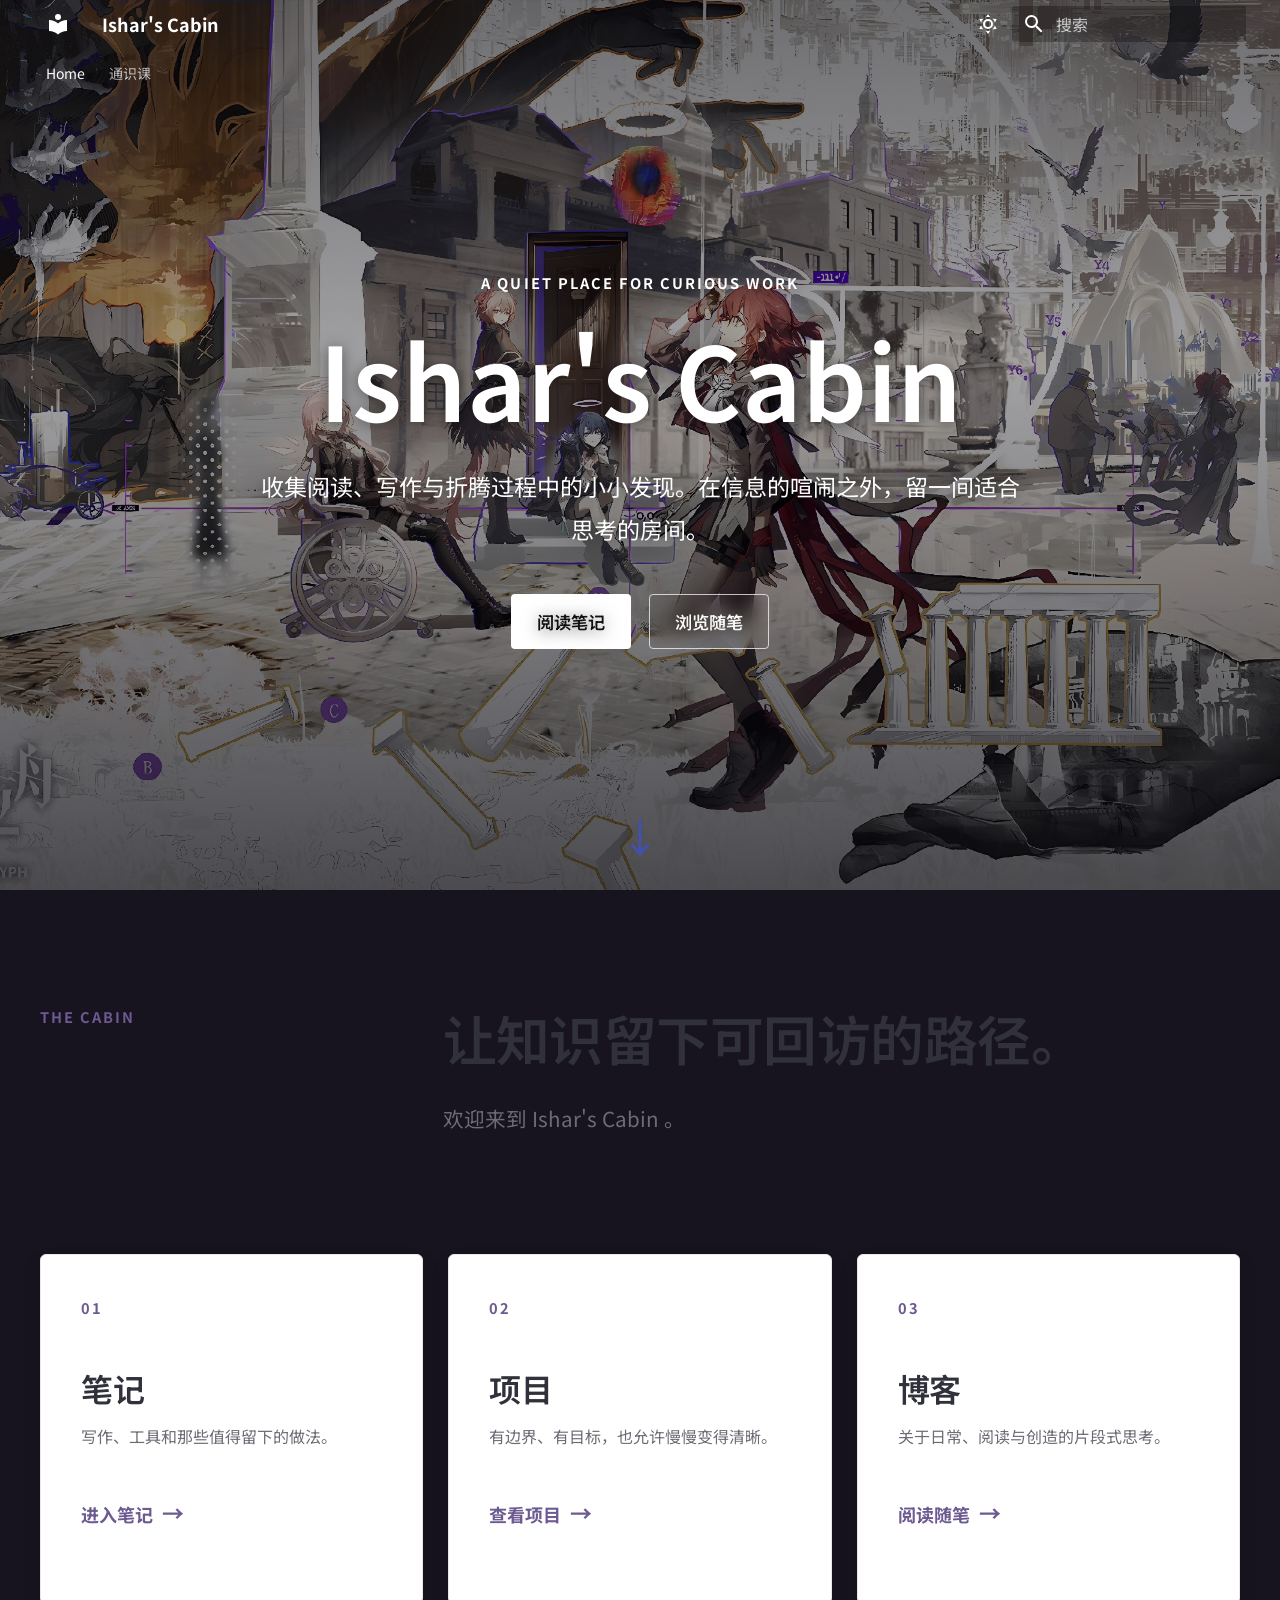
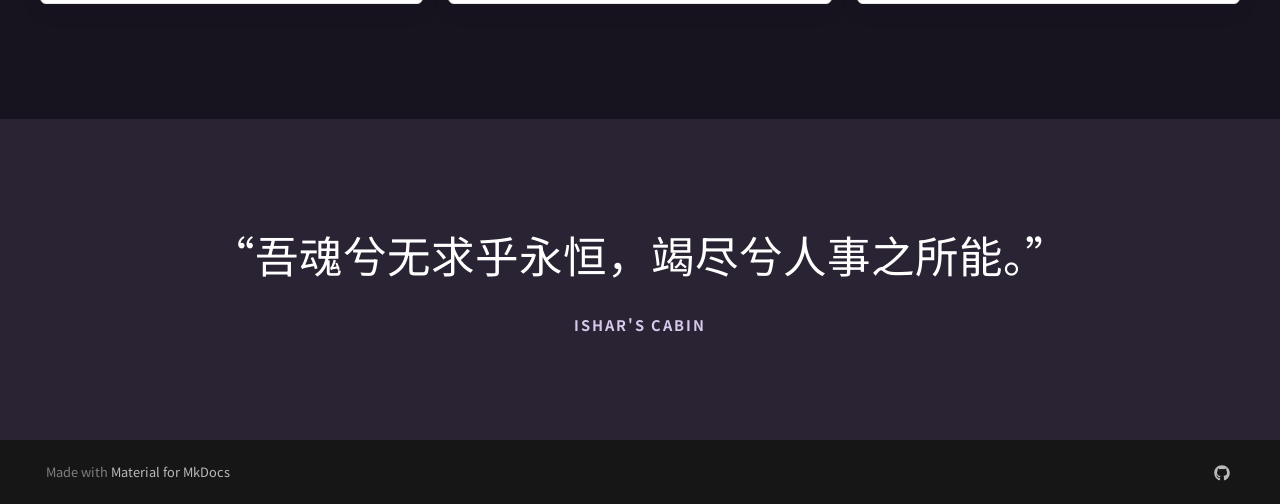
<file: index.html>
<!doctype html>
<html lang="zh" class="no-js">
  <head>
    
      <meta charset="utf-8">
      <meta name="viewport" content="width=device-width,initial-scale=1">
      
        <meta name="description" content="A personal cabin for notes, essays and experiments">
      
      
      
        <link rel="canonical" href="https://notes.ishar.icu/">
      
      
      
        <link rel="next" href="notes/general/mao-gai/">
      
      
        
      
      
      <link rel="icon" href="material/library">
      <meta name="generator" content="mkdocs-1.6.1, mkdocs-material-9.7.7">
    
    
      
        <title>Index - Ishar's Cabin</title>
      
    
    
      <link rel="stylesheet" href="assets/stylesheets/main.ec1eaa64.min.css">
      
        
        <link rel="stylesheet" href="assets/stylesheets/palette.ab4e12ef.min.css">
      
      


    
    
      
    
    
      
        
        
        <link rel="preconnect" href="https://fonts.gstatic.com" crossorigin>
        <link rel="stylesheet" href="https://fonts.googleapis.com/css?family=Noto+Sans+SC:300,300i,400,400i,700,700i%7CJetBrains+Mono:400,400i,700,700i&display=fallback">
        <style>:root{--md-text-font:"Noto Sans SC";--md-code-font:"JetBrains Mono"}</style>
      
    
    
      <link rel="stylesheet" href="stylesheets/extra.css">
    
    <script>__md_scope=new URL(".",location),__md_hash=e=>[...e].reduce(((e,_)=>(e<<5)-e+_.charCodeAt(0)),0),__md_get=(e,_=localStorage,t=__md_scope)=>JSON.parse(_.getItem(t.pathname+"."+e)),__md_set=(e,_,t=localStorage,a=__md_scope)=>{try{t.setItem(a.pathname+"."+e,JSON.stringify(_))}catch(e){}}</script>
    
      

    
    
  </head>
  
  
    
    
      
    
    
    
    
    <body dir="ltr" data-md-color-scheme="default" data-md-color-primary="blue-gray" data-md-color-accent="light-blue">
  
    
    <input class="md-toggle" data-md-toggle="drawer" type="checkbox" id="__drawer" autocomplete="off">
    <input class="md-toggle" data-md-toggle="search" type="checkbox" id="__search" autocomplete="off">
    <label class="md-overlay" for="__drawer"></label>
    <div data-md-component="skip">
      
    </div>
    <div data-md-component="announce">
      
    </div>
    
    
      

<header class="md-header" data-md-component="header">
  <nav class="md-header__inner md-grid" aria-label="页眉">
    <a href="." title="Ishar&#39;s Cabin" class="md-header__button md-logo" aria-label="Ishar's Cabin" data-md-component="logo">
      
  
  <svg xmlns="http://www.w3.org/2000/svg" viewBox="0 0 24 24"><path d="M12 8a3 3 0 0 0 3-3 3 3 0 0 0-3-3 3 3 0 0 0-3 3 3 3 0 0 0 3 3m0 3.54C9.64 9.35 6.5 8 3 8v11c3.5 0 6.64 1.35 9 3.54 2.36-2.19 5.5-3.54 9-3.54V8c-3.5 0-6.64 1.35-9 3.54"/></svg>

    </a>
    <label class="md-header__button md-icon" for="__drawer">
      
      <svg xmlns="http://www.w3.org/2000/svg" viewBox="0 0 24 24"><path d="M3 6h18v2H3zm0 5h18v2H3zm0 5h18v2H3z"/></svg>
    </label>
    <div class="md-header__title" data-md-component="header-title">
      <div class="md-header__ellipsis">
        <div class="md-header__topic">
          <span class="md-ellipsis">
            Ishar's Cabin
          </span>
        </div>
        <div class="md-header__topic" data-md-component="header-topic">
          <span class="md-ellipsis">
            
              Index
            
          </span>
        </div>
      </div>
    </div>
    
      
        <form class="md-header__option" data-md-component="palette">
  
    
    
    
    <input class="md-option" data-md-color-media="" data-md-color-scheme="default" data-md-color-primary="blue-gray" data-md-color-accent="light-blue"  aria-label="light mode"  type="radio" name="__palette" id="__palette_0">
    
      <label class="md-header__button md-icon" title="light mode" for="__palette_1" hidden>
        <svg xmlns="http://www.w3.org/2000/svg" viewBox="0 0 24 24"><path d="M12 7a5 5 0 0 1 5 5 5 5 0 0 1-5 5 5 5 0 0 1-5-5 5 5 0 0 1 5-5m0 2a3 3 0 0 0-3 3 3 3 0 0 0 3 3 3 3 0 0 0 3-3 3 3 0 0 0-3-3m0-7 2.39 3.42C13.65 5.15 12.84 5 12 5s-1.65.15-2.39.42zM3.34 7l4.16-.35A7.2 7.2 0 0 0 5.94 8.5c-.44.74-.69 1.5-.83 2.29zm.02 10 1.76-3.77a7.131 7.131 0 0 0 2.38 4.14zM20.65 7l-1.77 3.79a7.02 7.02 0 0 0-2.38-4.15zm-.01 10-4.14.36c.59-.51 1.12-1.14 1.54-1.86.42-.73.69-1.5.83-2.29zM12 22l-2.41-3.44c.74.27 1.55.44 2.41.44.82 0 1.63-.17 2.37-.44z"/></svg>
      </label>
    
  
    
    
    
    <input class="md-option" data-md-color-media="" data-md-color-scheme="slate" data-md-color-primary="indigo" data-md-color-accent="teal"  aria-label="dark mode"  type="radio" name="__palette" id="__palette_1">
    
      <label class="md-header__button md-icon" title="dark mode" for="__palette_0" hidden>
        <svg xmlns="http://www.w3.org/2000/svg" viewBox="0 0 24 24"><path d="m17.75 4.09-2.53 1.94.91 3.06-2.63-1.81-2.63 1.81.91-3.06-2.53-1.94L12.44 4l1.06-3 1.06 3zm3.5 6.91-1.64 1.25.59 1.98-1.7-1.17-1.7 1.17.59-1.98L15.75 11l2.06-.05L18.5 9l.69 1.95zm-2.28 4.95c.83-.08 1.72 1.1 1.19 1.85-.32.45-.66.87-1.08 1.27C15.17 23 8.84 23 4.94 19.07c-3.91-3.9-3.91-10.24 0-14.14.4-.4.82-.76 1.27-1.08.75-.53 1.93.36 1.85 1.19-.27 2.86.69 5.83 2.89 8.02a9.96 9.96 0 0 0 8.02 2.89m-1.64 2.02a12.08 12.08 0 0 1-7.8-3.47c-2.17-2.19-3.33-5-3.49-7.82-2.81 3.14-2.7 7.96.31 10.98 3.02 3.01 7.84 3.12 10.98.31"/></svg>
      </label>
    
  
</form>
      
    
    
      <script>var palette=__md_get("__palette");if(palette&&palette.color){if("(prefers-color-scheme)"===palette.color.media){var media=matchMedia("(prefers-color-scheme: light)"),input=document.querySelector(media.matches?"[data-md-color-media='(prefers-color-scheme: light)']":"[data-md-color-media='(prefers-color-scheme: dark)']");palette.color.media=input.getAttribute("data-md-color-media"),palette.color.scheme=input.getAttribute("data-md-color-scheme"),palette.color.primary=input.getAttribute("data-md-color-primary"),palette.color.accent=input.getAttribute("data-md-color-accent")}for(var[key,value]of Object.entries(palette.color))document.body.setAttribute("data-md-color-"+key,value)}</script>
    
    
    
      
      
        <label class="md-header__button md-icon" for="__search">
          
          <svg xmlns="http://www.w3.org/2000/svg" viewBox="0 0 24 24"><path d="M9.5 3A6.5 6.5 0 0 1 16 9.5c0 1.61-.59 3.09-1.56 4.23l.27.27h.79l5 5-1.5 1.5-5-5v-.79l-.27-.27A6.52 6.52 0 0 1 9.5 16 6.5 6.5 0 0 1 3 9.5 6.5 6.5 0 0 1 9.5 3m0 2C7 5 5 7 5 9.5S7 14 9.5 14 14 12 14 9.5 12 5 9.5 5"/></svg>
        </label>
        <div class="md-search" data-md-component="search" role="dialog">
  <label class="md-search__overlay" for="__search"></label>
  <div class="md-search__inner" role="search">
    <form class="md-search__form" name="search">
      <input type="text" class="md-search__input" name="query" aria-label="搜索" placeholder="搜索" autocapitalize="off" autocorrect="off" autocomplete="off" spellcheck="false" data-md-component="search-query" required>
      <label class="md-search__icon md-icon" for="__search">
        
        <svg xmlns="http://www.w3.org/2000/svg" viewBox="0 0 24 24"><path d="M9.5 3A6.5 6.5 0 0 1 16 9.5c0 1.61-.59 3.09-1.56 4.23l.27.27h.79l5 5-1.5 1.5-5-5v-.79l-.27-.27A6.52 6.52 0 0 1 9.5 16 6.5 6.5 0 0 1 3 9.5 6.5 6.5 0 0 1 9.5 3m0 2C7 5 5 7 5 9.5S7 14 9.5 14 14 12 14 9.5 12 5 9.5 5"/></svg>
        
        <svg xmlns="http://www.w3.org/2000/svg" viewBox="0 0 24 24"><path d="M20 11v2H8l5.5 5.5-1.42 1.42L4.16 12l7.92-7.92L13.5 5.5 8 11z"/></svg>
      </label>
      <nav class="md-search__options" aria-label="查找">
        
        <button type="reset" class="md-search__icon md-icon" title="清空当前内容" aria-label="清空当前内容" tabindex="-1">
          
          <svg xmlns="http://www.w3.org/2000/svg" viewBox="0 0 24 24"><path d="M19 6.41 17.59 5 12 10.59 6.41 5 5 6.41 10.59 12 5 17.59 6.41 19 12 13.41 17.59 19 19 17.59 13.41 12z"/></svg>
        </button>
      </nav>
      
        <div class="md-search__suggest" data-md-component="search-suggest"></div>
      
    </form>
    <div class="md-search__output">
      <div class="md-search__scrollwrap" tabindex="0" data-md-scrollfix>
        <div class="md-search-result" data-md-component="search-result">
          <div class="md-search-result__meta">
            正在初始化搜索引擎
          </div>
          <ol class="md-search-result__list" role="presentation"></ol>
        </div>
      </div>
    </div>
  </div>
</div>
      
    
    
  </nav>
  
</header>
    
    <div class="md-container" data-md-component="container">
      
      
        
          
            
<nav class="md-tabs" aria-label="标签" data-md-component="tabs">
  <div class="md-grid">
    <ul class="md-tabs__list">
      
        
  
  
  
    
  
  
    
    
      <li class="md-tabs__item md-tabs__item--active">
        <a href="." class="md-tabs__link">
          
  
  
    
  
  Home

        </a>
      </li>
    
  

      
        
  
  
  
  
    
    
      <li class="md-tabs__item">
        <a href="notes/general/mao-gai/" class="md-tabs__link">
          
  
  
    
  
  通识课

        </a>
      </li>
    
  

      
    </ul>
  </div>
</nav>
          
        
      
      <main class="md-main" data-md-component="main">
        <div class="md-main__inner md-grid">
          
            
              
              <div class="md-sidebar md-sidebar--primary" data-md-component="sidebar" data-md-type="navigation" >
                <div class="md-sidebar__scrollwrap">
                  <div class="md-sidebar__inner">
                    


  


<nav class="md-nav md-nav--primary md-nav--lifted" aria-label="导航栏" data-md-level="0">
  <label class="md-nav__title" for="__drawer">
    <a href="." title="Ishar&#39;s Cabin" class="md-nav__button md-logo" aria-label="Ishar's Cabin" data-md-component="logo">
      
  
  <svg xmlns="http://www.w3.org/2000/svg" viewBox="0 0 24 24"><path d="M12 8a3 3 0 0 0 3-3 3 3 0 0 0-3-3 3 3 0 0 0-3 3 3 3 0 0 0 3 3m0 3.54C9.64 9.35 6.5 8 3 8v11c3.5 0 6.64 1.35 9 3.54 2.36-2.19 5.5-3.54 9-3.54V8c-3.5 0-6.64 1.35-9 3.54"/></svg>

    </a>
    Ishar's Cabin
  </label>
  
  <ul class="md-nav__list" data-md-scrollfix>
    
      
      
  
  
    
  
  
  
    
    
      
        
          
        
      
    
    
    
      
        
        
      
      
        
      
    
    
    <li class="md-nav__item md-nav__item--active md-nav__item--section md-nav__item--nested">
      
        
        
        <input class="md-nav__toggle md-toggle " type="checkbox" id="__nav_1" checked>
        
          
          <div class="md-nav__link md-nav__container">
            <a href="." class="md-nav__link md-nav__link--active">
              
  
  
  <span class="md-ellipsis">
    
  
    Home
  

    
  </span>
  
  

            </a>
            
          </div>
        
        <nav class="md-nav" data-md-level="1" aria-labelledby="__nav_1_label" aria-expanded="true">
          <label class="md-nav__title" for="__nav_1">
            <span class="md-nav__icon md-icon"></span>
            
  
    Home
  

          </label>
          <ul class="md-nav__list" data-md-scrollfix>
            
              
            
          </ul>
        </nav>
      
    </li>
  

    
      
      
  
  
  
  
    
    
      
        
      
        
      
    
    
    
      
      
        
      
    
    
    <li class="md-nav__item md-nav__item--nested">
      
        
        
        <input class="md-nav__toggle md-toggle " type="checkbox" id="__nav_2" >
        
          
          <label class="md-nav__link" for="__nav_2" id="__nav_2_label" tabindex="0">
            
  
  
  <span class="md-ellipsis">
    
  
    通识课
  

    
  </span>
  
  

            <span class="md-nav__icon md-icon"></span>
          </label>
        
        <nav class="md-nav" data-md-level="1" aria-labelledby="__nav_2_label" aria-expanded="false">
          <label class="md-nav__title" for="__nav_2">
            <span class="md-nav__icon md-icon"></span>
            
  
    通识课
  

          </label>
          <ul class="md-nav__list" data-md-scrollfix>
            
              
                
  
  
  
  
    <li class="md-nav__item">
      <a href="notes/general/mao-gai/" class="md-nav__link">
        
  
  
  <span class="md-ellipsis">
    
  
    毛概
  

    
  </span>
  
  

      </a>
    </li>
  

              
            
              
                
  
  
  
  
    <li class="md-nav__item">
      <a href="notes/general/ma-yuan/" class="md-nav__link">
        
  
  
  <span class="md-ellipsis">
    
  
    马原
  

    
  </span>
  
  

      </a>
    </li>
  

              
            
          </ul>
        </nav>
      
    </li>
  

    
  </ul>
</nav>
                  </div>
                </div>
              </div>
            
            
              
              <div class="md-sidebar md-sidebar--secondary" data-md-component="sidebar" data-md-type="toc" >
                <div class="md-sidebar__scrollwrap">
                  <div class="md-sidebar__inner">
                    

<nav class="md-nav md-nav--secondary" aria-label="目录">
  
  
  
  
</nav>
                  </div>
                </div>
              </div>
            
          
          
            <div class="md-content" data-md-component="content">
              
              <article class="md-content__inner md-typeset">
                
                  



<div class="home">
  <section class="home-hero">
    <div class="home-hero__content">
      <p class="home-kicker">A quiet place for curious work</p>
      <h1>Ishar's Cabin</h1>
      <p class="home-lead">收集阅读、写作与折腾过程中的小小发现。在信息的喧闹之外，留一间适合思考的房间。</p>
      <div class="home-actions">
        <a class="home-button home-button--primary" href="notes/">阅读笔记</a>
        <a class="home-button home-button--secondary" href="blog/">浏览随笔</a>
      </div>
    </div>
    <a class="home-scroll" href="#explore" aria-label="向下浏览">↓</a>
  </section>

  <section class="home-intro" id="explore">
    <div class="home-intro__label">THE CABIN</div>
    <div>
      <h2>让知识留下可回访的路径。</h2>
      <p>欢迎来到 Ishar's Cabin 。 </p>
    </div>
  </section>

  <section class="home-areas" aria-label="内容分区">
    <a class="home-area" href="notes/">
      <span class="home-area__number">01</span>
      <h2>笔记</h2>
      <p>写作、工具和那些值得留下的做法。</p>
      <span class="home-area__link">进入笔记 <span aria-hidden="true">→</span></span>
    </a>
    <a class="home-area" href="projects/">
      <span class="home-area__number">02</span>
      <h2>项目</h2>
      <p>有边界、有目标，也允许慢慢变得清晰。</p>
      <span class="home-area__link">查看项目 <span aria-hidden="true">→</span></span>
    </a>
    <a class="home-area" href="blog/">
      <span class="home-area__number">03</span>
      <h2>博客</h2>
      <p>关于日常、阅读与创造的片段式思考。</p>
      <span class="home-area__link">阅读随笔 <span aria-hidden="true">→</span></span>
    </a>
  </section>

  <section class="home-quote">
    <p>“吾魂兮无求乎永恒，竭尽兮人事之所能。”</p>
    <span>ISHAR'S CABIN</span>
  </section>
</div>












                
              </article>
            </div>
          
          
<script>var target=document.getElementById(location.hash.slice(1));target&&target.name&&(target.checked=target.name.startsWith("__tabbed_"))</script>
        </div>
        
          <button type="button" class="md-top md-icon" data-md-component="top" hidden>
  
  <svg xmlns="http://www.w3.org/2000/svg" viewBox="0 0 24 24"><path d="M13 20h-2V8l-5.5 5.5-1.42-1.42L12 4.16l7.92 7.92-1.42 1.42L13 8z"/></svg>
  回到页面顶部
</button>
        
      </main>
      
        <footer class="md-footer">
  
  <div class="md-footer-meta md-typeset">
    <div class="md-footer-meta__inner md-grid">
      <div class="md-copyright">
  
  
    Made with
    <a href="https://squidfunk.github.io/mkdocs-material/" target="_blank" rel="noopener">
      Material for MkDocs
    </a>
  
</div>
      
        
<div class="md-social">
  
    
    
    
    
      
      
    
    <a href="https://github.com/yourname" target="_blank" rel="noopener" title="github.com" class="md-social__link">
      <svg xmlns="http://www.w3.org/2000/svg" viewBox="0 0 512 512"><!--! Font Awesome Free 7.1.0 by @fontawesome - https://fontawesome.com License - https://fontawesome.com/license/free (Icons: CC BY 4.0, Fonts: SIL OFL 1.1, Code: MIT License) Copyright 2025 Fonticons, Inc.--><path d="M173.9 397.4c0 2-2.3 3.6-5.2 3.6-3.3.3-5.6-1.3-5.6-3.6 0-2 2.3-3.6 5.2-3.6 3-.3 5.6 1.3 5.6 3.6m-31.1-4.5c-.7 2 1.3 4.3 4.3 4.9 2.6 1 5.6 0 6.2-2s-1.3-4.3-4.3-5.2c-2.6-.7-5.5.3-6.2 2.3m44.2-1.7c-2.9.7-4.9 2.6-4.6 4.9.3 2 2.9 3.3 5.9 2.6 2.9-.7 4.9-2.6 4.6-4.6-.3-1.9-3-3.2-5.9-2.9M252.8 8C114.1 8 8 113.3 8 252c0 110.9 69.8 205.8 169.5 239.2 12.8 2.3 17.3-5.6 17.3-12.1 0-6.2-.3-40.4-.3-61.4 0 0-70 15-84.7-29.8 0 0-11.4-29.1-27.8-36.6 0 0-22.9-15.7 1.6-15.4 0 0 24.9 2 38.6 25.8 21.9 38.6 58.6 27.5 72.9 20.9 2.3-16 8.8-27.1 16-33.7-55.9-6.2-112.3-14.3-112.3-110.5 0-27.5 7.6-41.3 23.6-58.9-2.6-6.5-11.1-33.3 2.6-67.9 20.9-6.5 69 27 69 27 20-5.6 41.5-8.5 62.8-8.5s42.8 2.9 62.8 8.5c0 0 48.1-33.6 69-27 13.7 34.7 5.2 61.4 2.6 67.9 16 17.7 25.8 31.5 25.8 58.9 0 96.5-58.9 104.2-114.8 110.5 9.2 7.9 17 22.9 17 46.4 0 33.7-.3 75.4-.3 83.6 0 6.5 4.6 14.4 17.3 12.1C436.2 457.8 504 362.9 504 252 504 113.3 391.5 8 252.8 8M105.2 352.9c-1.3 1-1 3.3.7 5.2 1.6 1.6 3.9 2.3 5.2 1 1.3-1 1-3.3-.7-5.2-1.6-1.6-3.9-2.3-5.2-1m-10.8-8.1c-.7 1.3.3 2.9 2.3 3.9 1.6 1 3.6.7 4.3-.7.7-1.3-.3-2.9-2.3-3.9-2-.6-3.6-.3-4.3.7m32.4 35.6c-1.6 1.3-1 4.3 1.3 6.2 2.3 2.3 5.2 2.6 6.5 1 1.3-1.3.7-4.3-1.3-6.2-2.2-2.3-5.2-2.6-6.5-1m-11.4-14.7c-1.6 1-1.6 3.6 0 5.9s4.3 3.3 5.6 2.3c1.6-1.3 1.6-3.9 0-6.2-1.4-2.3-4-3.3-5.6-2"/></svg>
    </a>
  
</div>
      
    </div>
  </div>
</footer>
      
    </div>
    <div class="md-dialog" data-md-component="dialog">
      <div class="md-dialog__inner md-typeset"></div>
    </div>
    
    
    
      
      
      <script id="__config" type="application/json">{"annotate": null, "base": ".", "features": ["navigation.instant", "navigation.tracking", "navigation.tabs", "navigation.sections", "navigation.indexes", "navigation.top", "toc.follow", "search.suggest", "search.highlight", "content.code.copy"], "search": "assets/javascripts/workers/search.2c215733.min.js", "tags": null, "translations": {"clipboard.copied": "\u5df2\u590d\u5236", "clipboard.copy": "\u590d\u5236", "search.result.more.one": "\u5728\u8be5\u9875\u4e0a\u8fd8\u6709 1 \u4e2a\u7b26\u5408\u6761\u4ef6\u7684\u7ed3\u679c", "search.result.more.other": "\u5728\u8be5\u9875\u4e0a\u8fd8\u6709 # \u4e2a\u7b26\u5408\u6761\u4ef6\u7684\u7ed3\u679c", "search.result.none": "\u6ca1\u6709\u627e\u5230\u7b26\u5408\u6761\u4ef6\u7684\u7ed3\u679c", "search.result.one": "\u627e\u5230 1 \u4e2a\u7b26\u5408\u6761\u4ef6\u7684\u7ed3\u679c", "search.result.other": "# \u4e2a\u7b26\u5408\u6761\u4ef6\u7684\u7ed3\u679c", "search.result.placeholder": "\u952e\u5165\u4ee5\u5f00\u59cb\u641c\u7d22", "search.result.term.missing": "\u7f3a\u5c11", "select.version": "\u9009\u62e9\u5f53\u524d\u7248\u672c"}, "version": null}</script>
    
    
      <script src="assets/javascripts/bundle.d7400e89.min.js"></script>
      
        <script src="javascripts/home.js"></script>
      
    
  </body>
</html>
</file>
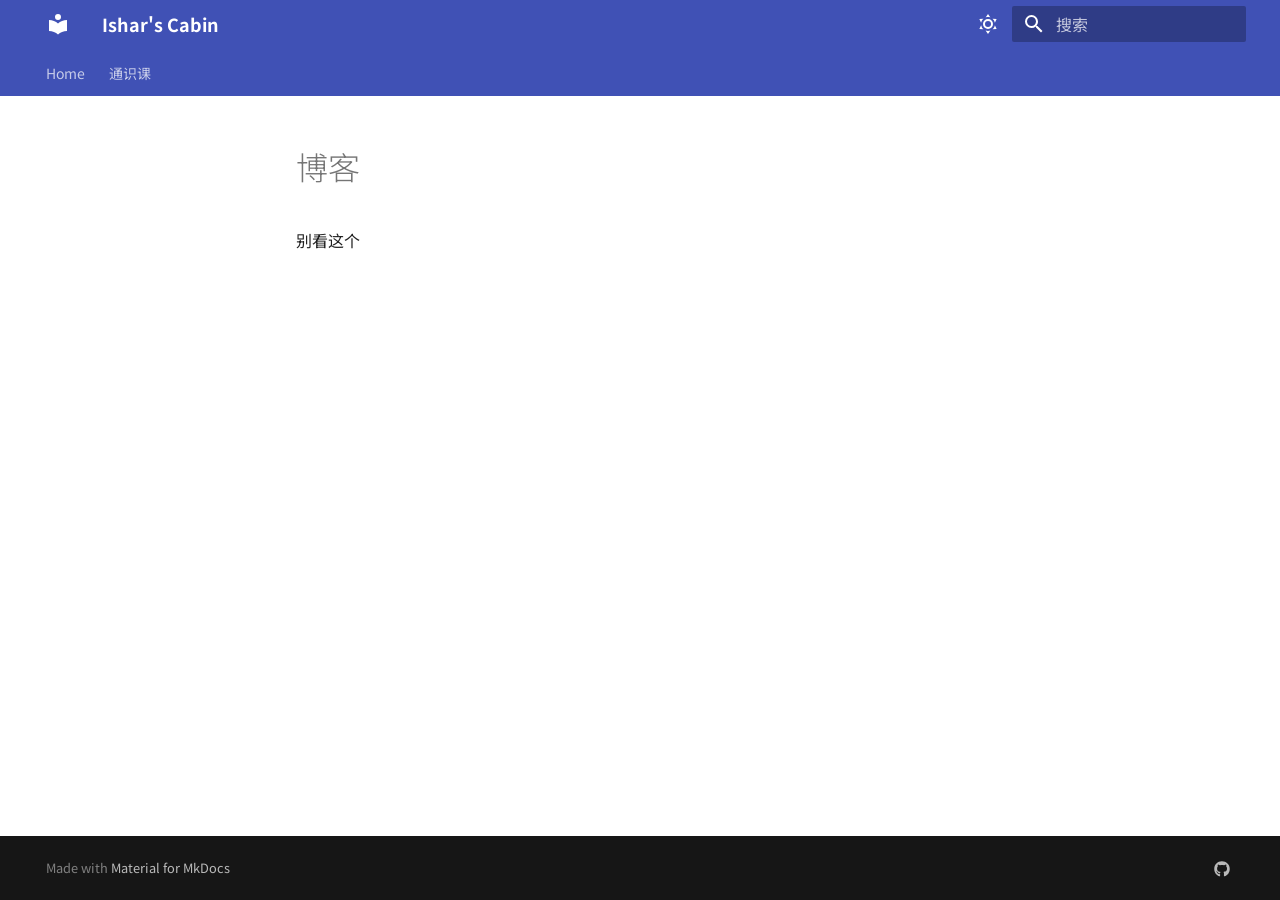
<file: blog/index.html>
<!doctype html>
<html lang="zh" class="no-js">
  <head>
    
      <meta charset="utf-8">
      <meta name="viewport" content="width=device-width,initial-scale=1">
      
        <meta name="description" content="A personal cabin for notes, essays and experiments">
      
      
      
        <link rel="canonical" href="https://notes.ishar.icu/blog/">
      
      
      
      
        
      
      
      <link rel="icon" href="../material/library">
      <meta name="generator" content="mkdocs-1.6.1, mkdocs-material-9.7.7">
    
    
      
        <title>博客 - Ishar's Cabin</title>
      
    
    
      <link rel="stylesheet" href="../assets/stylesheets/main.ec1eaa64.min.css">
      
        
        <link rel="stylesheet" href="../assets/stylesheets/palette.ab4e12ef.min.css">
      
      


    
    
      
    
    
      
        
        
        <link rel="preconnect" href="https://fonts.gstatic.com" crossorigin>
        <link rel="stylesheet" href="https://fonts.googleapis.com/css?family=Noto+Sans+SC:300,300i,400,400i,700,700i%7CJetBrains+Mono:400,400i,700,700i&display=fallback">
        <style>:root{--md-text-font:"Noto Sans SC";--md-code-font:"JetBrains Mono"}</style>
      
    
    
      <link rel="stylesheet" href="../stylesheets/extra.css">
    
    <script>__md_scope=new URL("..",location),__md_hash=e=>[...e].reduce(((e,_)=>(e<<5)-e+_.charCodeAt(0)),0),__md_get=(e,_=localStorage,t=__md_scope)=>JSON.parse(_.getItem(t.pathname+"."+e)),__md_set=(e,_,t=localStorage,a=__md_scope)=>{try{t.setItem(a.pathname+"."+e,JSON.stringify(_))}catch(e){}}</script>
    
      

    
    
  </head>
  
  
    
    
      
    
    
    
    
    <body dir="ltr" data-md-color-scheme="default" data-md-color-primary="blue-gray" data-md-color-accent="light-blue">
  
    
    <input class="md-toggle" data-md-toggle="drawer" type="checkbox" id="__drawer" autocomplete="off">
    <input class="md-toggle" data-md-toggle="search" type="checkbox" id="__search" autocomplete="off">
    <label class="md-overlay" for="__drawer"></label>
    <div data-md-component="skip">
      
        
        <a href="#_1" class="md-skip">
          跳转至
        </a>
      
    </div>
    <div data-md-component="announce">
      
    </div>
    
    
      

<header class="md-header" data-md-component="header">
  <nav class="md-header__inner md-grid" aria-label="页眉">
    <a href=".." title="Ishar&#39;s Cabin" class="md-header__button md-logo" aria-label="Ishar's Cabin" data-md-component="logo">
      
  
  <svg xmlns="http://www.w3.org/2000/svg" viewBox="0 0 24 24"><path d="M12 8a3 3 0 0 0 3-3 3 3 0 0 0-3-3 3 3 0 0 0-3 3 3 3 0 0 0 3 3m0 3.54C9.64 9.35 6.5 8 3 8v11c3.5 0 6.64 1.35 9 3.54 2.36-2.19 5.5-3.54 9-3.54V8c-3.5 0-6.64 1.35-9 3.54"/></svg>

    </a>
    <label class="md-header__button md-icon" for="__drawer">
      
      <svg xmlns="http://www.w3.org/2000/svg" viewBox="0 0 24 24"><path d="M3 6h18v2H3zm0 5h18v2H3zm0 5h18v2H3z"/></svg>
    </label>
    <div class="md-header__title" data-md-component="header-title">
      <div class="md-header__ellipsis">
        <div class="md-header__topic">
          <span class="md-ellipsis">
            Ishar's Cabin
          </span>
        </div>
        <div class="md-header__topic" data-md-component="header-topic">
          <span class="md-ellipsis">
            
              博客
            
          </span>
        </div>
      </div>
    </div>
    
      
        <form class="md-header__option" data-md-component="palette">
  
    
    
    
    <input class="md-option" data-md-color-media="" data-md-color-scheme="default" data-md-color-primary="blue-gray" data-md-color-accent="light-blue"  aria-label="light mode"  type="radio" name="__palette" id="__palette_0">
    
      <label class="md-header__button md-icon" title="light mode" for="__palette_1" hidden>
        <svg xmlns="http://www.w3.org/2000/svg" viewBox="0 0 24 24"><path d="M12 7a5 5 0 0 1 5 5 5 5 0 0 1-5 5 5 5 0 0 1-5-5 5 5 0 0 1 5-5m0 2a3 3 0 0 0-3 3 3 3 0 0 0 3 3 3 3 0 0 0 3-3 3 3 0 0 0-3-3m0-7 2.39 3.42C13.65 5.15 12.84 5 12 5s-1.65.15-2.39.42zM3.34 7l4.16-.35A7.2 7.2 0 0 0 5.94 8.5c-.44.74-.69 1.5-.83 2.29zm.02 10 1.76-3.77a7.131 7.131 0 0 0 2.38 4.14zM20.65 7l-1.77 3.79a7.02 7.02 0 0 0-2.38-4.15zm-.01 10-4.14.36c.59-.51 1.12-1.14 1.54-1.86.42-.73.69-1.5.83-2.29zM12 22l-2.41-3.44c.74.27 1.55.44 2.41.44.82 0 1.63-.17 2.37-.44z"/></svg>
      </label>
    
  
    
    
    
    <input class="md-option" data-md-color-media="" data-md-color-scheme="slate" data-md-color-primary="indigo" data-md-color-accent="teal"  aria-label="dark mode"  type="radio" name="__palette" id="__palette_1">
    
      <label class="md-header__button md-icon" title="dark mode" for="__palette_0" hidden>
        <svg xmlns="http://www.w3.org/2000/svg" viewBox="0 0 24 24"><path d="m17.75 4.09-2.53 1.94.91 3.06-2.63-1.81-2.63 1.81.91-3.06-2.53-1.94L12.44 4l1.06-3 1.06 3zm3.5 6.91-1.64 1.25.59 1.98-1.7-1.17-1.7 1.17.59-1.98L15.75 11l2.06-.05L18.5 9l.69 1.95zm-2.28 4.95c.83-.08 1.72 1.1 1.19 1.85-.32.45-.66.87-1.08 1.27C15.17 23 8.84 23 4.94 19.07c-3.91-3.9-3.91-10.24 0-14.14.4-.4.82-.76 1.27-1.08.75-.53 1.93.36 1.85 1.19-.27 2.86.69 5.83 2.89 8.02a9.96 9.96 0 0 0 8.02 2.89m-1.64 2.02a12.08 12.08 0 0 1-7.8-3.47c-2.17-2.19-3.33-5-3.49-7.82-2.81 3.14-2.7 7.96.31 10.98 3.02 3.01 7.84 3.12 10.98.31"/></svg>
      </label>
    
  
</form>
      
    
    
      <script>var palette=__md_get("__palette");if(palette&&palette.color){if("(prefers-color-scheme)"===palette.color.media){var media=matchMedia("(prefers-color-scheme: light)"),input=document.querySelector(media.matches?"[data-md-color-media='(prefers-color-scheme: light)']":"[data-md-color-media='(prefers-color-scheme: dark)']");palette.color.media=input.getAttribute("data-md-color-media"),palette.color.scheme=input.getAttribute("data-md-color-scheme"),palette.color.primary=input.getAttribute("data-md-color-primary"),palette.color.accent=input.getAttribute("data-md-color-accent")}for(var[key,value]of Object.entries(palette.color))document.body.setAttribute("data-md-color-"+key,value)}</script>
    
    
    
      
      
        <label class="md-header__button md-icon" for="__search">
          
          <svg xmlns="http://www.w3.org/2000/svg" viewBox="0 0 24 24"><path d="M9.5 3A6.5 6.5 0 0 1 16 9.5c0 1.61-.59 3.09-1.56 4.23l.27.27h.79l5 5-1.5 1.5-5-5v-.79l-.27-.27A6.52 6.52 0 0 1 9.5 16 6.5 6.5 0 0 1 3 9.5 6.5 6.5 0 0 1 9.5 3m0 2C7 5 5 7 5 9.5S7 14 9.5 14 14 12 14 9.5 12 5 9.5 5"/></svg>
        </label>
        <div class="md-search" data-md-component="search" role="dialog">
  <label class="md-search__overlay" for="__search"></label>
  <div class="md-search__inner" role="search">
    <form class="md-search__form" name="search">
      <input type="text" class="md-search__input" name="query" aria-label="搜索" placeholder="搜索" autocapitalize="off" autocorrect="off" autocomplete="off" spellcheck="false" data-md-component="search-query" required>
      <label class="md-search__icon md-icon" for="__search">
        
        <svg xmlns="http://www.w3.org/2000/svg" viewBox="0 0 24 24"><path d="M9.5 3A6.5 6.5 0 0 1 16 9.5c0 1.61-.59 3.09-1.56 4.23l.27.27h.79l5 5-1.5 1.5-5-5v-.79l-.27-.27A6.52 6.52 0 0 1 9.5 16 6.5 6.5 0 0 1 3 9.5 6.5 6.5 0 0 1 9.5 3m0 2C7 5 5 7 5 9.5S7 14 9.5 14 14 12 14 9.5 12 5 9.5 5"/></svg>
        
        <svg xmlns="http://www.w3.org/2000/svg" viewBox="0 0 24 24"><path d="M20 11v2H8l5.5 5.5-1.42 1.42L4.16 12l7.92-7.92L13.5 5.5 8 11z"/></svg>
      </label>
      <nav class="md-search__options" aria-label="查找">
        
        <button type="reset" class="md-search__icon md-icon" title="清空当前内容" aria-label="清空当前内容" tabindex="-1">
          
          <svg xmlns="http://www.w3.org/2000/svg" viewBox="0 0 24 24"><path d="M19 6.41 17.59 5 12 10.59 6.41 5 5 6.41 10.59 12 5 17.59 6.41 19 12 13.41 17.59 19 19 17.59 13.41 12z"/></svg>
        </button>
      </nav>
      
        <div class="md-search__suggest" data-md-component="search-suggest"></div>
      
    </form>
    <div class="md-search__output">
      <div class="md-search__scrollwrap" tabindex="0" data-md-scrollfix>
        <div class="md-search-result" data-md-component="search-result">
          <div class="md-search-result__meta">
            正在初始化搜索引擎
          </div>
          <ol class="md-search-result__list" role="presentation"></ol>
        </div>
      </div>
    </div>
  </div>
</div>
      
    
    
  </nav>
  
</header>
    
    <div class="md-container" data-md-component="container">
      
      
        
          
            
<nav class="md-tabs" aria-label="标签" data-md-component="tabs">
  <div class="md-grid">
    <ul class="md-tabs__list">
      
        
  
  
  
  
    
    
      <li class="md-tabs__item">
        <a href=".." class="md-tabs__link">
          
  
  
    
  
  Home

        </a>
      </li>
    
  

      
        
  
  
  
  
    
    
      <li class="md-tabs__item">
        <a href="../notes/general/mao-gai/" class="md-tabs__link">
          
  
  
    
  
  通识课

        </a>
      </li>
    
  

      
    </ul>
  </div>
</nav>
          
        
      
      <main class="md-main" data-md-component="main">
        <div class="md-main__inner md-grid">
          
            
              
              <div class="md-sidebar md-sidebar--primary" data-md-component="sidebar" data-md-type="navigation" >
                <div class="md-sidebar__scrollwrap">
                  <div class="md-sidebar__inner">
                    


  


<nav class="md-nav md-nav--primary md-nav--lifted" aria-label="导航栏" data-md-level="0">
  <label class="md-nav__title" for="__drawer">
    <a href=".." title="Ishar&#39;s Cabin" class="md-nav__button md-logo" aria-label="Ishar's Cabin" data-md-component="logo">
      
  
  <svg xmlns="http://www.w3.org/2000/svg" viewBox="0 0 24 24"><path d="M12 8a3 3 0 0 0 3-3 3 3 0 0 0-3-3 3 3 0 0 0-3 3 3 3 0 0 0 3 3m0 3.54C9.64 9.35 6.5 8 3 8v11c3.5 0 6.64 1.35 9 3.54 2.36-2.19 5.5-3.54 9-3.54V8c-3.5 0-6.64 1.35-9 3.54"/></svg>

    </a>
    Ishar's Cabin
  </label>
  
  <ul class="md-nav__list" data-md-scrollfix>
    
      
      
  
  
  
  
    
    
      
        
          
        
      
    
    
    
      
      
        
      
    
    
    <li class="md-nav__item md-nav__item--nested">
      
        
        
        <input class="md-nav__toggle md-toggle " type="checkbox" id="__nav_1" >
        
          
          <div class="md-nav__link md-nav__container">
            <a href=".." class="md-nav__link ">
              
  
  
  <span class="md-ellipsis">
    
  
    Home
  

    
  </span>
  
  

            </a>
            
          </div>
        
        <nav class="md-nav" data-md-level="1" aria-labelledby="__nav_1_label" aria-expanded="false">
          <label class="md-nav__title" for="__nav_1">
            <span class="md-nav__icon md-icon"></span>
            
  
    Home
  

          </label>
          <ul class="md-nav__list" data-md-scrollfix>
            
              
            
          </ul>
        </nav>
      
    </li>
  

    
      
      
  
  
  
  
    
    
      
        
      
        
      
    
    
    
      
      
        
      
    
    
    <li class="md-nav__item md-nav__item--nested">
      
        
        
        <input class="md-nav__toggle md-toggle " type="checkbox" id="__nav_2" >
        
          
          <label class="md-nav__link" for="__nav_2" id="__nav_2_label" tabindex="0">
            
  
  
  <span class="md-ellipsis">
    
  
    通识课
  

    
  </span>
  
  

            <span class="md-nav__icon md-icon"></span>
          </label>
        
        <nav class="md-nav" data-md-level="1" aria-labelledby="__nav_2_label" aria-expanded="false">
          <label class="md-nav__title" for="__nav_2">
            <span class="md-nav__icon md-icon"></span>
            
  
    通识课
  

          </label>
          <ul class="md-nav__list" data-md-scrollfix>
            
              
                
  
  
  
  
    <li class="md-nav__item">
      <a href="../notes/general/mao-gai/" class="md-nav__link">
        
  
  
  <span class="md-ellipsis">
    
  
    毛概
  

    
  </span>
  
  

      </a>
    </li>
  

              
            
              
                
  
  
  
  
    <li class="md-nav__item">
      <a href="../notes/general/ma-yuan/" class="md-nav__link">
        
  
  
  <span class="md-ellipsis">
    
  
    马原
  

    
  </span>
  
  

      </a>
    </li>
  

              
            
          </ul>
        </nav>
      
    </li>
  

    
  </ul>
</nav>
                  </div>
                </div>
              </div>
            
            
              
              <div class="md-sidebar md-sidebar--secondary" data-md-component="sidebar" data-md-type="toc" >
                <div class="md-sidebar__scrollwrap">
                  <div class="md-sidebar__inner">
                    

<nav class="md-nav md-nav--secondary" aria-label="目录">
  
  
  
    
  
  
</nav>
                  </div>
                </div>
              </div>
            
          
          
  <div class="md-content" data-md-component="content">
    <div class="md-content__inner">
      <header class="md-typeset">
        <h1 id="_1">博客<a class="headerlink" href="#_1" title="Permanent link">&para;</a></h1>
<p>别看这个</p>
      </header>
      
      
    </div>
  </div>

          
<script>var target=document.getElementById(location.hash.slice(1));target&&target.name&&(target.checked=target.name.startsWith("__tabbed_"))</script>
        </div>
        
          <button type="button" class="md-top md-icon" data-md-component="top" hidden>
  
  <svg xmlns="http://www.w3.org/2000/svg" viewBox="0 0 24 24"><path d="M13 20h-2V8l-5.5 5.5-1.42-1.42L12 4.16l7.92 7.92-1.42 1.42L13 8z"/></svg>
  回到页面顶部
</button>
        
      </main>
      
        <footer class="md-footer">
  
  <div class="md-footer-meta md-typeset">
    <div class="md-footer-meta__inner md-grid">
      <div class="md-copyright">
  
  
    Made with
    <a href="https://squidfunk.github.io/mkdocs-material/" target="_blank" rel="noopener">
      Material for MkDocs
    </a>
  
</div>
      
        
<div class="md-social">
  
    
    
    
    
      
      
    
    <a href="https://github.com/yourname" target="_blank" rel="noopener" title="github.com" class="md-social__link">
      <svg xmlns="http://www.w3.org/2000/svg" viewBox="0 0 512 512"><!--! Font Awesome Free 7.1.0 by @fontawesome - https://fontawesome.com License - https://fontawesome.com/license/free (Icons: CC BY 4.0, Fonts: SIL OFL 1.1, Code: MIT License) Copyright 2025 Fonticons, Inc.--><path d="M173.9 397.4c0 2-2.3 3.6-5.2 3.6-3.3.3-5.6-1.3-5.6-3.6 0-2 2.3-3.6 5.2-3.6 3-.3 5.6 1.3 5.6 3.6m-31.1-4.5c-.7 2 1.3 4.3 4.3 4.9 2.6 1 5.6 0 6.2-2s-1.3-4.3-4.3-5.2c-2.6-.7-5.5.3-6.2 2.3m44.2-1.7c-2.9.7-4.9 2.6-4.6 4.9.3 2 2.9 3.3 5.9 2.6 2.9-.7 4.9-2.6 4.6-4.6-.3-1.9-3-3.2-5.9-2.9M252.8 8C114.1 8 8 113.3 8 252c0 110.9 69.8 205.8 169.5 239.2 12.8 2.3 17.3-5.6 17.3-12.1 0-6.2-.3-40.4-.3-61.4 0 0-70 15-84.7-29.8 0 0-11.4-29.1-27.8-36.6 0 0-22.9-15.7 1.6-15.4 0 0 24.9 2 38.6 25.8 21.9 38.6 58.6 27.5 72.9 20.9 2.3-16 8.8-27.1 16-33.7-55.9-6.2-112.3-14.3-112.3-110.5 0-27.5 7.6-41.3 23.6-58.9-2.6-6.5-11.1-33.3 2.6-67.9 20.9-6.5 69 27 69 27 20-5.6 41.5-8.5 62.8-8.5s42.8 2.9 62.8 8.5c0 0 48.1-33.6 69-27 13.7 34.7 5.2 61.4 2.6 67.9 16 17.7 25.8 31.5 25.8 58.9 0 96.5-58.9 104.2-114.8 110.5 9.2 7.9 17 22.9 17 46.4 0 33.7-.3 75.4-.3 83.6 0 6.5 4.6 14.4 17.3 12.1C436.2 457.8 504 362.9 504 252 504 113.3 391.5 8 252.8 8M105.2 352.9c-1.3 1-1 3.3.7 5.2 1.6 1.6 3.9 2.3 5.2 1 1.3-1 1-3.3-.7-5.2-1.6-1.6-3.9-2.3-5.2-1m-10.8-8.1c-.7 1.3.3 2.9 2.3 3.9 1.6 1 3.6.7 4.3-.7.7-1.3-.3-2.9-2.3-3.9-2-.6-3.6-.3-4.3.7m32.4 35.6c-1.6 1.3-1 4.3 1.3 6.2 2.3 2.3 5.2 2.6 6.5 1 1.3-1.3.7-4.3-1.3-6.2-2.2-2.3-5.2-2.6-6.5-1m-11.4-14.7c-1.6 1-1.6 3.6 0 5.9s4.3 3.3 5.6 2.3c1.6-1.3 1.6-3.9 0-6.2-1.4-2.3-4-3.3-5.6-2"/></svg>
    </a>
  
</div>
      
    </div>
  </div>
</footer>
      
    </div>
    <div class="md-dialog" data-md-component="dialog">
      <div class="md-dialog__inner md-typeset"></div>
    </div>
    
    
    
      
      
      <script id="__config" type="application/json">{"annotate": null, "base": "..", "features": ["navigation.instant", "navigation.tracking", "navigation.tabs", "navigation.sections", "navigation.indexes", "navigation.top", "toc.follow", "search.suggest", "search.highlight", "content.code.copy"], "search": "../assets/javascripts/workers/search.2c215733.min.js", "tags": null, "translations": {"clipboard.copied": "\u5df2\u590d\u5236", "clipboard.copy": "\u590d\u5236", "search.result.more.one": "\u5728\u8be5\u9875\u4e0a\u8fd8\u6709 1 \u4e2a\u7b26\u5408\u6761\u4ef6\u7684\u7ed3\u679c", "search.result.more.other": "\u5728\u8be5\u9875\u4e0a\u8fd8\u6709 # \u4e2a\u7b26\u5408\u6761\u4ef6\u7684\u7ed3\u679c", "search.result.none": "\u6ca1\u6709\u627e\u5230\u7b26\u5408\u6761\u4ef6\u7684\u7ed3\u679c", "search.result.one": "\u627e\u5230 1 \u4e2a\u7b26\u5408\u6761\u4ef6\u7684\u7ed3\u679c", "search.result.other": "# \u4e2a\u7b26\u5408\u6761\u4ef6\u7684\u7ed3\u679c", "search.result.placeholder": "\u952e\u5165\u4ee5\u5f00\u59cb\u641c\u7d22", "search.result.term.missing": "\u7f3a\u5c11", "select.version": "\u9009\u62e9\u5f53\u524d\u7248\u672c"}, "version": null}</script>
    
    
      <script src="../assets/javascripts/bundle.d7400e89.min.js"></script>
      
        <script src="../javascripts/home.js"></script>
      
    
  </body>
</html>
</file>
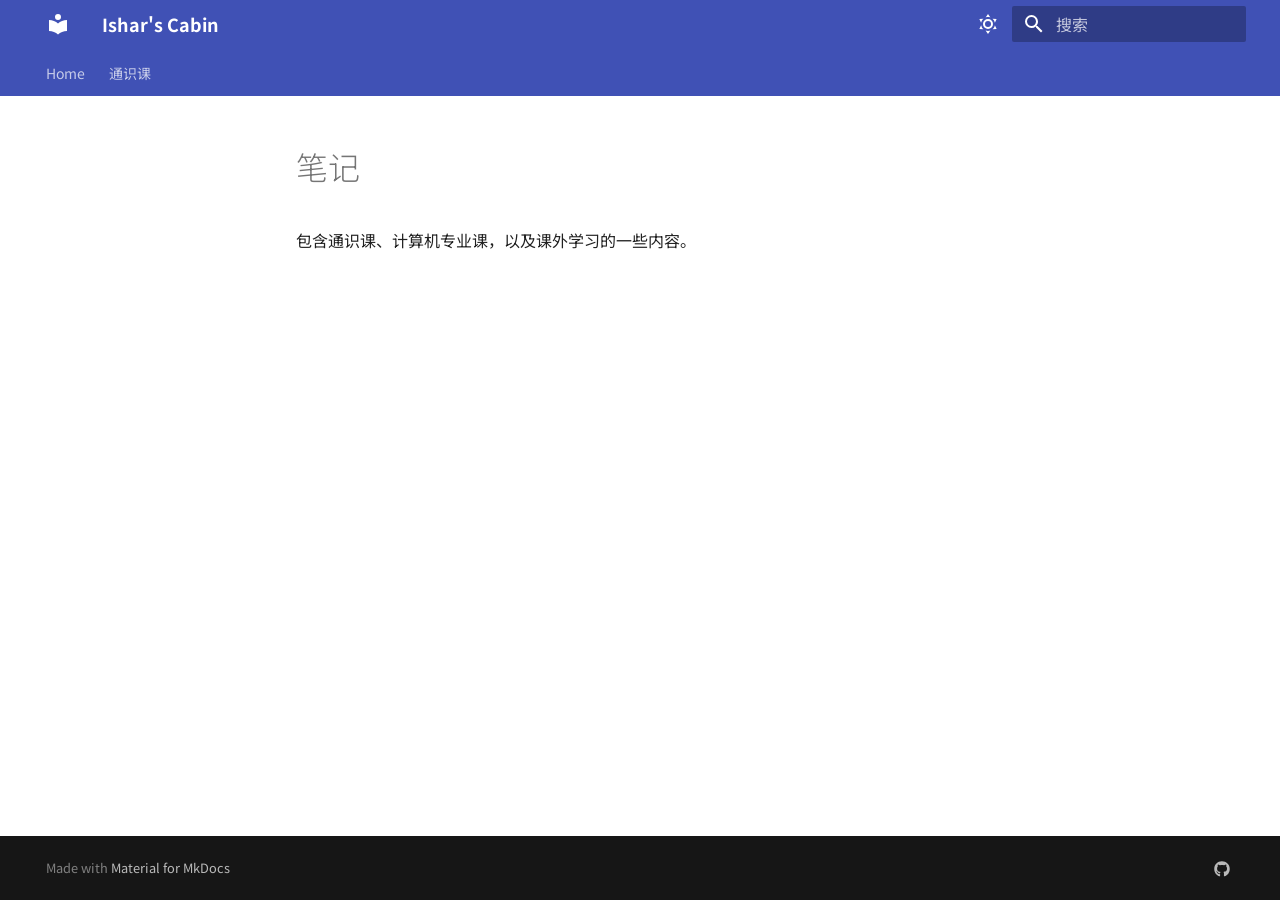
<file: notes/index.html>
<!doctype html>
<html lang="zh" class="no-js">
  <head>
    
      <meta charset="utf-8">
      <meta name="viewport" content="width=device-width,initial-scale=1">
      
        <meta name="description" content="A personal cabin for notes, essays and experiments">
      
      
      
        <link rel="canonical" href="https://notes.ishar.icu/notes/">
      
      
      
      
        
      
      
      <link rel="icon" href="../material/library">
      <meta name="generator" content="mkdocs-1.6.1, mkdocs-material-9.7.7">
    
    
      
        <title>笔记 - Ishar's Cabin</title>
      
    
    
      <link rel="stylesheet" href="../assets/stylesheets/main.ec1eaa64.min.css">
      
        
        <link rel="stylesheet" href="../assets/stylesheets/palette.ab4e12ef.min.css">
      
      


    
    
      
    
    
      
        
        
        <link rel="preconnect" href="https://fonts.gstatic.com" crossorigin>
        <link rel="stylesheet" href="https://fonts.googleapis.com/css?family=Noto+Sans+SC:300,300i,400,400i,700,700i%7CJetBrains+Mono:400,400i,700,700i&display=fallback">
        <style>:root{--md-text-font:"Noto Sans SC";--md-code-font:"JetBrains Mono"}</style>
      
    
    
      <link rel="stylesheet" href="../stylesheets/extra.css">
    
    <script>__md_scope=new URL("..",location),__md_hash=e=>[...e].reduce(((e,_)=>(e<<5)-e+_.charCodeAt(0)),0),__md_get=(e,_=localStorage,t=__md_scope)=>JSON.parse(_.getItem(t.pathname+"."+e)),__md_set=(e,_,t=localStorage,a=__md_scope)=>{try{t.setItem(a.pathname+"."+e,JSON.stringify(_))}catch(e){}}</script>
    
      

    
    
  </head>
  
  
    
    
      
    
    
    
    
    <body dir="ltr" data-md-color-scheme="default" data-md-color-primary="blue-gray" data-md-color-accent="light-blue">
  
    
    <input class="md-toggle" data-md-toggle="drawer" type="checkbox" id="__drawer" autocomplete="off">
    <input class="md-toggle" data-md-toggle="search" type="checkbox" id="__search" autocomplete="off">
    <label class="md-overlay" for="__drawer"></label>
    <div data-md-component="skip">
      
        
        <a href="#_1" class="md-skip">
          跳转至
        </a>
      
    </div>
    <div data-md-component="announce">
      
    </div>
    
    
      

<header class="md-header" data-md-component="header">
  <nav class="md-header__inner md-grid" aria-label="页眉">
    <a href=".." title="Ishar&#39;s Cabin" class="md-header__button md-logo" aria-label="Ishar's Cabin" data-md-component="logo">
      
  
  <svg xmlns="http://www.w3.org/2000/svg" viewBox="0 0 24 24"><path d="M12 8a3 3 0 0 0 3-3 3 3 0 0 0-3-3 3 3 0 0 0-3 3 3 3 0 0 0 3 3m0 3.54C9.64 9.35 6.5 8 3 8v11c3.5 0 6.64 1.35 9 3.54 2.36-2.19 5.5-3.54 9-3.54V8c-3.5 0-6.64 1.35-9 3.54"/></svg>

    </a>
    <label class="md-header__button md-icon" for="__drawer">
      
      <svg xmlns="http://www.w3.org/2000/svg" viewBox="0 0 24 24"><path d="M3 6h18v2H3zm0 5h18v2H3zm0 5h18v2H3z"/></svg>
    </label>
    <div class="md-header__title" data-md-component="header-title">
      <div class="md-header__ellipsis">
        <div class="md-header__topic">
          <span class="md-ellipsis">
            Ishar's Cabin
          </span>
        </div>
        <div class="md-header__topic" data-md-component="header-topic">
          <span class="md-ellipsis">
            
              笔记
            
          </span>
        </div>
      </div>
    </div>
    
      
        <form class="md-header__option" data-md-component="palette">
  
    
    
    
    <input class="md-option" data-md-color-media="" data-md-color-scheme="default" data-md-color-primary="blue-gray" data-md-color-accent="light-blue"  aria-label="light mode"  type="radio" name="__palette" id="__palette_0">
    
      <label class="md-header__button md-icon" title="light mode" for="__palette_1" hidden>
        <svg xmlns="http://www.w3.org/2000/svg" viewBox="0 0 24 24"><path d="M12 7a5 5 0 0 1 5 5 5 5 0 0 1-5 5 5 5 0 0 1-5-5 5 5 0 0 1 5-5m0 2a3 3 0 0 0-3 3 3 3 0 0 0 3 3 3 3 0 0 0 3-3 3 3 0 0 0-3-3m0-7 2.39 3.42C13.65 5.15 12.84 5 12 5s-1.65.15-2.39.42zM3.34 7l4.16-.35A7.2 7.2 0 0 0 5.94 8.5c-.44.74-.69 1.5-.83 2.29zm.02 10 1.76-3.77a7.131 7.131 0 0 0 2.38 4.14zM20.65 7l-1.77 3.79a7.02 7.02 0 0 0-2.38-4.15zm-.01 10-4.14.36c.59-.51 1.12-1.14 1.54-1.86.42-.73.69-1.5.83-2.29zM12 22l-2.41-3.44c.74.27 1.55.44 2.41.44.82 0 1.63-.17 2.37-.44z"/></svg>
      </label>
    
  
    
    
    
    <input class="md-option" data-md-color-media="" data-md-color-scheme="slate" data-md-color-primary="indigo" data-md-color-accent="teal"  aria-label="dark mode"  type="radio" name="__palette" id="__palette_1">
    
      <label class="md-header__button md-icon" title="dark mode" for="__palette_0" hidden>
        <svg xmlns="http://www.w3.org/2000/svg" viewBox="0 0 24 24"><path d="m17.75 4.09-2.53 1.94.91 3.06-2.63-1.81-2.63 1.81.91-3.06-2.53-1.94L12.44 4l1.06-3 1.06 3zm3.5 6.91-1.64 1.25.59 1.98-1.7-1.17-1.7 1.17.59-1.98L15.75 11l2.06-.05L18.5 9l.69 1.95zm-2.28 4.95c.83-.08 1.72 1.1 1.19 1.85-.32.45-.66.87-1.08 1.27C15.17 23 8.84 23 4.94 19.07c-3.91-3.9-3.91-10.24 0-14.14.4-.4.82-.76 1.27-1.08.75-.53 1.93.36 1.85 1.19-.27 2.86.69 5.83 2.89 8.02a9.96 9.96 0 0 0 8.02 2.89m-1.64 2.02a12.08 12.08 0 0 1-7.8-3.47c-2.17-2.19-3.33-5-3.49-7.82-2.81 3.14-2.7 7.96.31 10.98 3.02 3.01 7.84 3.12 10.98.31"/></svg>
      </label>
    
  
</form>
      
    
    
      <script>var palette=__md_get("__palette");if(palette&&palette.color){if("(prefers-color-scheme)"===palette.color.media){var media=matchMedia("(prefers-color-scheme: light)"),input=document.querySelector(media.matches?"[data-md-color-media='(prefers-color-scheme: light)']":"[data-md-color-media='(prefers-color-scheme: dark)']");palette.color.media=input.getAttribute("data-md-color-media"),palette.color.scheme=input.getAttribute("data-md-color-scheme"),palette.color.primary=input.getAttribute("data-md-color-primary"),palette.color.accent=input.getAttribute("data-md-color-accent")}for(var[key,value]of Object.entries(palette.color))document.body.setAttribute("data-md-color-"+key,value)}</script>
    
    
    
      
      
        <label class="md-header__button md-icon" for="__search">
          
          <svg xmlns="http://www.w3.org/2000/svg" viewBox="0 0 24 24"><path d="M9.5 3A6.5 6.5 0 0 1 16 9.5c0 1.61-.59 3.09-1.56 4.23l.27.27h.79l5 5-1.5 1.5-5-5v-.79l-.27-.27A6.52 6.52 0 0 1 9.5 16 6.5 6.5 0 0 1 3 9.5 6.5 6.5 0 0 1 9.5 3m0 2C7 5 5 7 5 9.5S7 14 9.5 14 14 12 14 9.5 12 5 9.5 5"/></svg>
        </label>
        <div class="md-search" data-md-component="search" role="dialog">
  <label class="md-search__overlay" for="__search"></label>
  <div class="md-search__inner" role="search">
    <form class="md-search__form" name="search">
      <input type="text" class="md-search__input" name="query" aria-label="搜索" placeholder="搜索" autocapitalize="off" autocorrect="off" autocomplete="off" spellcheck="false" data-md-component="search-query" required>
      <label class="md-search__icon md-icon" for="__search">
        
        <svg xmlns="http://www.w3.org/2000/svg" viewBox="0 0 24 24"><path d="M9.5 3A6.5 6.5 0 0 1 16 9.5c0 1.61-.59 3.09-1.56 4.23l.27.27h.79l5 5-1.5 1.5-5-5v-.79l-.27-.27A6.52 6.52 0 0 1 9.5 16 6.5 6.5 0 0 1 3 9.5 6.5 6.5 0 0 1 9.5 3m0 2C7 5 5 7 5 9.5S7 14 9.5 14 14 12 14 9.5 12 5 9.5 5"/></svg>
        
        <svg xmlns="http://www.w3.org/2000/svg" viewBox="0 0 24 24"><path d="M20 11v2H8l5.5 5.5-1.42 1.42L4.16 12l7.92-7.92L13.5 5.5 8 11z"/></svg>
      </label>
      <nav class="md-search__options" aria-label="查找">
        
        <button type="reset" class="md-search__icon md-icon" title="清空当前内容" aria-label="清空当前内容" tabindex="-1">
          
          <svg xmlns="http://www.w3.org/2000/svg" viewBox="0 0 24 24"><path d="M19 6.41 17.59 5 12 10.59 6.41 5 5 6.41 10.59 12 5 17.59 6.41 19 12 13.41 17.59 19 19 17.59 13.41 12z"/></svg>
        </button>
      </nav>
      
        <div class="md-search__suggest" data-md-component="search-suggest"></div>
      
    </form>
    <div class="md-search__output">
      <div class="md-search__scrollwrap" tabindex="0" data-md-scrollfix>
        <div class="md-search-result" data-md-component="search-result">
          <div class="md-search-result__meta">
            正在初始化搜索引擎
          </div>
          <ol class="md-search-result__list" role="presentation"></ol>
        </div>
      </div>
    </div>
  </div>
</div>
      
    
    
  </nav>
  
</header>
    
    <div class="md-container" data-md-component="container">
      
      
        
          
            
<nav class="md-tabs" aria-label="标签" data-md-component="tabs">
  <div class="md-grid">
    <ul class="md-tabs__list">
      
        
  
  
  
  
    
    
      <li class="md-tabs__item">
        <a href=".." class="md-tabs__link">
          
  
  
    
  
  Home

        </a>
      </li>
    
  

      
        
  
  
  
  
    
    
      <li class="md-tabs__item">
        <a href="general/mao-gai/" class="md-tabs__link">
          
  
  
    
  
  通识课

        </a>
      </li>
    
  

      
    </ul>
  </div>
</nav>
          
        
      
      <main class="md-main" data-md-component="main">
        <div class="md-main__inner md-grid">
          
            
              
              <div class="md-sidebar md-sidebar--primary" data-md-component="sidebar" data-md-type="navigation" >
                <div class="md-sidebar__scrollwrap">
                  <div class="md-sidebar__inner">
                    


  


<nav class="md-nav md-nav--primary md-nav--lifted" aria-label="导航栏" data-md-level="0">
  <label class="md-nav__title" for="__drawer">
    <a href=".." title="Ishar&#39;s Cabin" class="md-nav__button md-logo" aria-label="Ishar's Cabin" data-md-component="logo">
      
  
  <svg xmlns="http://www.w3.org/2000/svg" viewBox="0 0 24 24"><path d="M12 8a3 3 0 0 0 3-3 3 3 0 0 0-3-3 3 3 0 0 0-3 3 3 3 0 0 0 3 3m0 3.54C9.64 9.35 6.5 8 3 8v11c3.5 0 6.64 1.35 9 3.54 2.36-2.19 5.5-3.54 9-3.54V8c-3.5 0-6.64 1.35-9 3.54"/></svg>

    </a>
    Ishar's Cabin
  </label>
  
  <ul class="md-nav__list" data-md-scrollfix>
    
      
      
  
  
  
  
    
    
      
        
          
        
      
    
    
    
      
      
        
      
    
    
    <li class="md-nav__item md-nav__item--nested">
      
        
        
        <input class="md-nav__toggle md-toggle " type="checkbox" id="__nav_1" >
        
          
          <div class="md-nav__link md-nav__container">
            <a href=".." class="md-nav__link ">
              
  
  
  <span class="md-ellipsis">
    
  
    Home
  

    
  </span>
  
  

            </a>
            
          </div>
        
        <nav class="md-nav" data-md-level="1" aria-labelledby="__nav_1_label" aria-expanded="false">
          <label class="md-nav__title" for="__nav_1">
            <span class="md-nav__icon md-icon"></span>
            
  
    Home
  

          </label>
          <ul class="md-nav__list" data-md-scrollfix>
            
              
            
          </ul>
        </nav>
      
    </li>
  

    
      
      
  
  
  
  
    
    
      
        
      
        
      
    
    
    
      
      
        
      
    
    
    <li class="md-nav__item md-nav__item--nested">
      
        
        
        <input class="md-nav__toggle md-toggle " type="checkbox" id="__nav_2" >
        
          
          <label class="md-nav__link" for="__nav_2" id="__nav_2_label" tabindex="0">
            
  
  
  <span class="md-ellipsis">
    
  
    通识课
  

    
  </span>
  
  

            <span class="md-nav__icon md-icon"></span>
          </label>
        
        <nav class="md-nav" data-md-level="1" aria-labelledby="__nav_2_label" aria-expanded="false">
          <label class="md-nav__title" for="__nav_2">
            <span class="md-nav__icon md-icon"></span>
            
  
    通识课
  

          </label>
          <ul class="md-nav__list" data-md-scrollfix>
            
              
                
  
  
  
  
    <li class="md-nav__item">
      <a href="general/mao-gai/" class="md-nav__link">
        
  
  
  <span class="md-ellipsis">
    
  
    毛概
  

    
  </span>
  
  

      </a>
    </li>
  

              
            
              
                
  
  
  
  
    <li class="md-nav__item">
      <a href="general/ma-yuan/" class="md-nav__link">
        
  
  
  <span class="md-ellipsis">
    
  
    马原
  

    
  </span>
  
  

      </a>
    </li>
  

              
            
          </ul>
        </nav>
      
    </li>
  

    
  </ul>
</nav>
                  </div>
                </div>
              </div>
            
            
              
              <div class="md-sidebar md-sidebar--secondary" data-md-component="sidebar" data-md-type="toc" >
                <div class="md-sidebar__scrollwrap">
                  <div class="md-sidebar__inner">
                    

<nav class="md-nav md-nav--secondary" aria-label="目录">
  
  
  
    
  
  
</nav>
                  </div>
                </div>
              </div>
            
          
          
            <div class="md-content" data-md-component="content">
              
              <article class="md-content__inner md-typeset">
                
                  



<h1 id="_1">笔记<a class="headerlink" href="#_1" title="Permanent link">&para;</a></h1>
<p>包含通识课、计算机专业课，以及课外学习的一些内容。</p>












                
              </article>
            </div>
          
          
<script>var target=document.getElementById(location.hash.slice(1));target&&target.name&&(target.checked=target.name.startsWith("__tabbed_"))</script>
        </div>
        
          <button type="button" class="md-top md-icon" data-md-component="top" hidden>
  
  <svg xmlns="http://www.w3.org/2000/svg" viewBox="0 0 24 24"><path d="M13 20h-2V8l-5.5 5.5-1.42-1.42L12 4.16l7.92 7.92-1.42 1.42L13 8z"/></svg>
  回到页面顶部
</button>
        
      </main>
      
        <footer class="md-footer">
  
  <div class="md-footer-meta md-typeset">
    <div class="md-footer-meta__inner md-grid">
      <div class="md-copyright">
  
  
    Made with
    <a href="https://squidfunk.github.io/mkdocs-material/" target="_blank" rel="noopener">
      Material for MkDocs
    </a>
  
</div>
      
        
<div class="md-social">
  
    
    
    
    
      
      
    
    <a href="https://github.com/yourname" target="_blank" rel="noopener" title="github.com" class="md-social__link">
      <svg xmlns="http://www.w3.org/2000/svg" viewBox="0 0 512 512"><!--! Font Awesome Free 7.1.0 by @fontawesome - https://fontawesome.com License - https://fontawesome.com/license/free (Icons: CC BY 4.0, Fonts: SIL OFL 1.1, Code: MIT License) Copyright 2025 Fonticons, Inc.--><path d="M173.9 397.4c0 2-2.3 3.6-5.2 3.6-3.3.3-5.6-1.3-5.6-3.6 0-2 2.3-3.6 5.2-3.6 3-.3 5.6 1.3 5.6 3.6m-31.1-4.5c-.7 2 1.3 4.3 4.3 4.9 2.6 1 5.6 0 6.2-2s-1.3-4.3-4.3-5.2c-2.6-.7-5.5.3-6.2 2.3m44.2-1.7c-2.9.7-4.9 2.6-4.6 4.9.3 2 2.9 3.3 5.9 2.6 2.9-.7 4.9-2.6 4.6-4.6-.3-1.9-3-3.2-5.9-2.9M252.8 8C114.1 8 8 113.3 8 252c0 110.9 69.8 205.8 169.5 239.2 12.8 2.3 17.3-5.6 17.3-12.1 0-6.2-.3-40.4-.3-61.4 0 0-70 15-84.7-29.8 0 0-11.4-29.1-27.8-36.6 0 0-22.9-15.7 1.6-15.4 0 0 24.9 2 38.6 25.8 21.9 38.6 58.6 27.5 72.9 20.9 2.3-16 8.8-27.1 16-33.7-55.9-6.2-112.3-14.3-112.3-110.5 0-27.5 7.6-41.3 23.6-58.9-2.6-6.5-11.1-33.3 2.6-67.9 20.9-6.5 69 27 69 27 20-5.6 41.5-8.5 62.8-8.5s42.8 2.9 62.8 8.5c0 0 48.1-33.6 69-27 13.7 34.7 5.2 61.4 2.6 67.9 16 17.7 25.8 31.5 25.8 58.9 0 96.5-58.9 104.2-114.8 110.5 9.2 7.9 17 22.9 17 46.4 0 33.7-.3 75.4-.3 83.6 0 6.5 4.6 14.4 17.3 12.1C436.2 457.8 504 362.9 504 252 504 113.3 391.5 8 252.8 8M105.2 352.9c-1.3 1-1 3.3.7 5.2 1.6 1.6 3.9 2.3 5.2 1 1.3-1 1-3.3-.7-5.2-1.6-1.6-3.9-2.3-5.2-1m-10.8-8.1c-.7 1.3.3 2.9 2.3 3.9 1.6 1 3.6.7 4.3-.7.7-1.3-.3-2.9-2.3-3.9-2-.6-3.6-.3-4.3.7m32.4 35.6c-1.6 1.3-1 4.3 1.3 6.2 2.3 2.3 5.2 2.6 6.5 1 1.3-1.3.7-4.3-1.3-6.2-2.2-2.3-5.2-2.6-6.5-1m-11.4-14.7c-1.6 1-1.6 3.6 0 5.9s4.3 3.3 5.6 2.3c1.6-1.3 1.6-3.9 0-6.2-1.4-2.3-4-3.3-5.6-2"/></svg>
    </a>
  
</div>
      
    </div>
  </div>
</footer>
      
    </div>
    <div class="md-dialog" data-md-component="dialog">
      <div class="md-dialog__inner md-typeset"></div>
    </div>
    
    
    
      
      
      <script id="__config" type="application/json">{"annotate": null, "base": "..", "features": ["navigation.instant", "navigation.tracking", "navigation.tabs", "navigation.sections", "navigation.indexes", "navigation.top", "toc.follow", "search.suggest", "search.highlight", "content.code.copy"], "search": "../assets/javascripts/workers/search.2c215733.min.js", "tags": null, "translations": {"clipboard.copied": "\u5df2\u590d\u5236", "clipboard.copy": "\u590d\u5236", "search.result.more.one": "\u5728\u8be5\u9875\u4e0a\u8fd8\u6709 1 \u4e2a\u7b26\u5408\u6761\u4ef6\u7684\u7ed3\u679c", "search.result.more.other": "\u5728\u8be5\u9875\u4e0a\u8fd8\u6709 # \u4e2a\u7b26\u5408\u6761\u4ef6\u7684\u7ed3\u679c", "search.result.none": "\u6ca1\u6709\u627e\u5230\u7b26\u5408\u6761\u4ef6\u7684\u7ed3\u679c", "search.result.one": "\u627e\u5230 1 \u4e2a\u7b26\u5408\u6761\u4ef6\u7684\u7ed3\u679c", "search.result.other": "# \u4e2a\u7b26\u5408\u6761\u4ef6\u7684\u7ed3\u679c", "search.result.placeholder": "\u952e\u5165\u4ee5\u5f00\u59cb\u641c\u7d22", "search.result.term.missing": "\u7f3a\u5c11", "select.version": "\u9009\u62e9\u5f53\u524d\u7248\u672c"}, "version": null}</script>
    
    
      <script src="../assets/javascripts/bundle.d7400e89.min.js"></script>
      
        <script src="../javascripts/home.js"></script>
      
    
  </body>
</html>
</file>
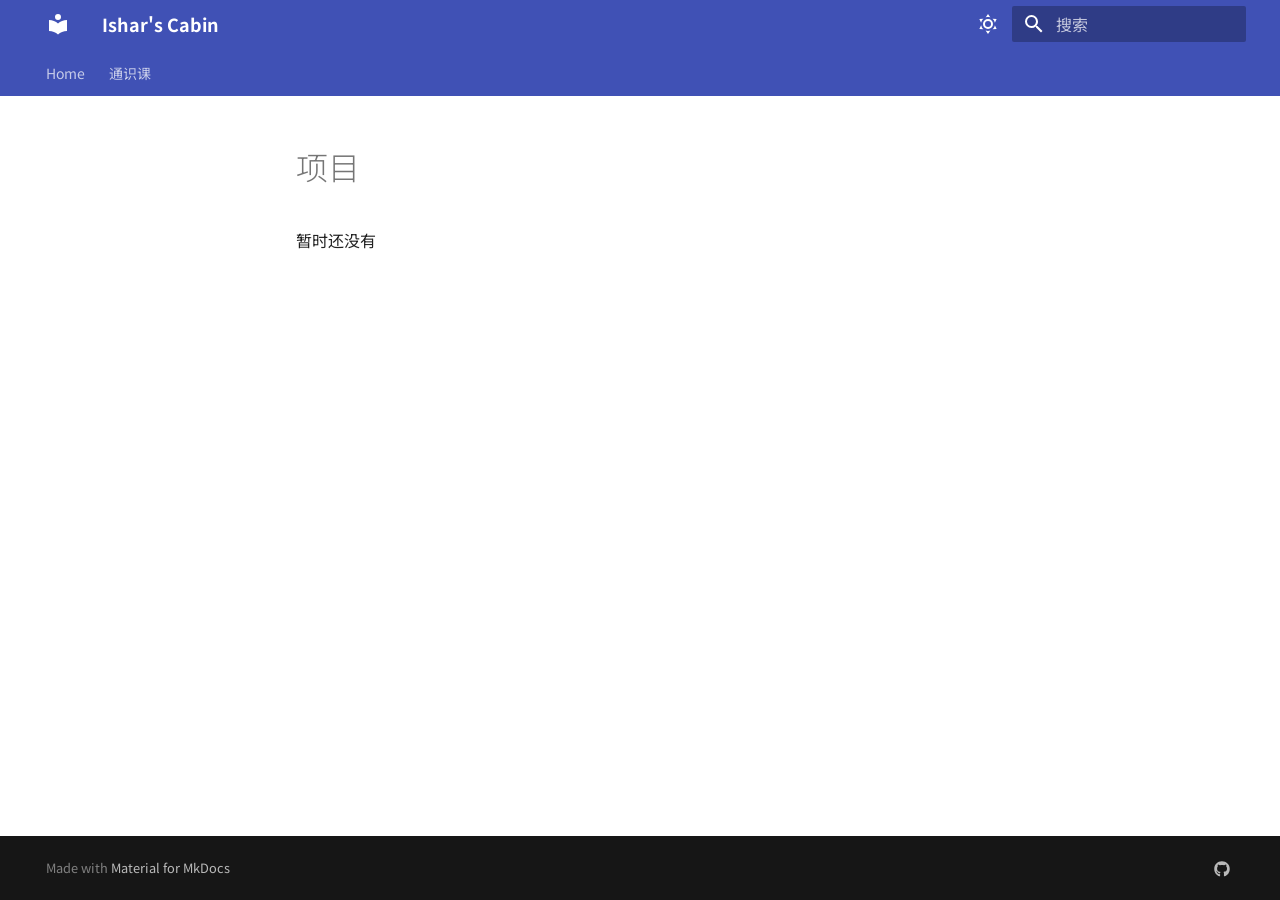
<file: projects/index.html>
<!doctype html>
<html lang="zh" class="no-js">
  <head>
    
      <meta charset="utf-8">
      <meta name="viewport" content="width=device-width,initial-scale=1">
      
        <meta name="description" content="A personal cabin for notes, essays and experiments">
      
      
      
        <link rel="canonical" href="https://notes.ishar.icu/projects/">
      
      
      
      
        
      
      
      <link rel="icon" href="../material/library">
      <meta name="generator" content="mkdocs-1.6.1, mkdocs-material-9.7.7">
    
    
      
        <title>项目 - Ishar's Cabin</title>
      
    
    
      <link rel="stylesheet" href="../assets/stylesheets/main.ec1eaa64.min.css">
      
        
        <link rel="stylesheet" href="../assets/stylesheets/palette.ab4e12ef.min.css">
      
      


    
    
      
    
    
      
        
        
        <link rel="preconnect" href="https://fonts.gstatic.com" crossorigin>
        <link rel="stylesheet" href="https://fonts.googleapis.com/css?family=Noto+Sans+SC:300,300i,400,400i,700,700i%7CJetBrains+Mono:400,400i,700,700i&display=fallback">
        <style>:root{--md-text-font:"Noto Sans SC";--md-code-font:"JetBrains Mono"}</style>
      
    
    
      <link rel="stylesheet" href="../stylesheets/extra.css">
    
    <script>__md_scope=new URL("..",location),__md_hash=e=>[...e].reduce(((e,_)=>(e<<5)-e+_.charCodeAt(0)),0),__md_get=(e,_=localStorage,t=__md_scope)=>JSON.parse(_.getItem(t.pathname+"."+e)),__md_set=(e,_,t=localStorage,a=__md_scope)=>{try{t.setItem(a.pathname+"."+e,JSON.stringify(_))}catch(e){}}</script>
    
      

    
    
  </head>
  
  
    
    
      
    
    
    
    
    <body dir="ltr" data-md-color-scheme="default" data-md-color-primary="blue-gray" data-md-color-accent="light-blue">
  
    
    <input class="md-toggle" data-md-toggle="drawer" type="checkbox" id="__drawer" autocomplete="off">
    <input class="md-toggle" data-md-toggle="search" type="checkbox" id="__search" autocomplete="off">
    <label class="md-overlay" for="__drawer"></label>
    <div data-md-component="skip">
      
        
        <a href="#_1" class="md-skip">
          跳转至
        </a>
      
    </div>
    <div data-md-component="announce">
      
    </div>
    
    
      

<header class="md-header" data-md-component="header">
  <nav class="md-header__inner md-grid" aria-label="页眉">
    <a href=".." title="Ishar&#39;s Cabin" class="md-header__button md-logo" aria-label="Ishar's Cabin" data-md-component="logo">
      
  
  <svg xmlns="http://www.w3.org/2000/svg" viewBox="0 0 24 24"><path d="M12 8a3 3 0 0 0 3-3 3 3 0 0 0-3-3 3 3 0 0 0-3 3 3 3 0 0 0 3 3m0 3.54C9.64 9.35 6.5 8 3 8v11c3.5 0 6.64 1.35 9 3.54 2.36-2.19 5.5-3.54 9-3.54V8c-3.5 0-6.64 1.35-9 3.54"/></svg>

    </a>
    <label class="md-header__button md-icon" for="__drawer">
      
      <svg xmlns="http://www.w3.org/2000/svg" viewBox="0 0 24 24"><path d="M3 6h18v2H3zm0 5h18v2H3zm0 5h18v2H3z"/></svg>
    </label>
    <div class="md-header__title" data-md-component="header-title">
      <div class="md-header__ellipsis">
        <div class="md-header__topic">
          <span class="md-ellipsis">
            Ishar's Cabin
          </span>
        </div>
        <div class="md-header__topic" data-md-component="header-topic">
          <span class="md-ellipsis">
            
              项目
            
          </span>
        </div>
      </div>
    </div>
    
      
        <form class="md-header__option" data-md-component="palette">
  
    
    
    
    <input class="md-option" data-md-color-media="" data-md-color-scheme="default" data-md-color-primary="blue-gray" data-md-color-accent="light-blue"  aria-label="light mode"  type="radio" name="__palette" id="__palette_0">
    
      <label class="md-header__button md-icon" title="light mode" for="__palette_1" hidden>
        <svg xmlns="http://www.w3.org/2000/svg" viewBox="0 0 24 24"><path d="M12 7a5 5 0 0 1 5 5 5 5 0 0 1-5 5 5 5 0 0 1-5-5 5 5 0 0 1 5-5m0 2a3 3 0 0 0-3 3 3 3 0 0 0 3 3 3 3 0 0 0 3-3 3 3 0 0 0-3-3m0-7 2.39 3.42C13.65 5.15 12.84 5 12 5s-1.65.15-2.39.42zM3.34 7l4.16-.35A7.2 7.2 0 0 0 5.94 8.5c-.44.74-.69 1.5-.83 2.29zm.02 10 1.76-3.77a7.131 7.131 0 0 0 2.38 4.14zM20.65 7l-1.77 3.79a7.02 7.02 0 0 0-2.38-4.15zm-.01 10-4.14.36c.59-.51 1.12-1.14 1.54-1.86.42-.73.69-1.5.83-2.29zM12 22l-2.41-3.44c.74.27 1.55.44 2.41.44.82 0 1.63-.17 2.37-.44z"/></svg>
      </label>
    
  
    
    
    
    <input class="md-option" data-md-color-media="" data-md-color-scheme="slate" data-md-color-primary="indigo" data-md-color-accent="teal"  aria-label="dark mode"  type="radio" name="__palette" id="__palette_1">
    
      <label class="md-header__button md-icon" title="dark mode" for="__palette_0" hidden>
        <svg xmlns="http://www.w3.org/2000/svg" viewBox="0 0 24 24"><path d="m17.75 4.09-2.53 1.94.91 3.06-2.63-1.81-2.63 1.81.91-3.06-2.53-1.94L12.44 4l1.06-3 1.06 3zm3.5 6.91-1.64 1.25.59 1.98-1.7-1.17-1.7 1.17.59-1.98L15.75 11l2.06-.05L18.5 9l.69 1.95zm-2.28 4.95c.83-.08 1.72 1.1 1.19 1.85-.32.45-.66.87-1.08 1.27C15.17 23 8.84 23 4.94 19.07c-3.91-3.9-3.91-10.24 0-14.14.4-.4.82-.76 1.27-1.08.75-.53 1.93.36 1.85 1.19-.27 2.86.69 5.83 2.89 8.02a9.96 9.96 0 0 0 8.02 2.89m-1.64 2.02a12.08 12.08 0 0 1-7.8-3.47c-2.17-2.19-3.33-5-3.49-7.82-2.81 3.14-2.7 7.96.31 10.98 3.02 3.01 7.84 3.12 10.98.31"/></svg>
      </label>
    
  
</form>
      
    
    
      <script>var palette=__md_get("__palette");if(palette&&palette.color){if("(prefers-color-scheme)"===palette.color.media){var media=matchMedia("(prefers-color-scheme: light)"),input=document.querySelector(media.matches?"[data-md-color-media='(prefers-color-scheme: light)']":"[data-md-color-media='(prefers-color-scheme: dark)']");palette.color.media=input.getAttribute("data-md-color-media"),palette.color.scheme=input.getAttribute("data-md-color-scheme"),palette.color.primary=input.getAttribute("data-md-color-primary"),palette.color.accent=input.getAttribute("data-md-color-accent")}for(var[key,value]of Object.entries(palette.color))document.body.setAttribute("data-md-color-"+key,value)}</script>
    
    
    
      
      
        <label class="md-header__button md-icon" for="__search">
          
          <svg xmlns="http://www.w3.org/2000/svg" viewBox="0 0 24 24"><path d="M9.5 3A6.5 6.5 0 0 1 16 9.5c0 1.61-.59 3.09-1.56 4.23l.27.27h.79l5 5-1.5 1.5-5-5v-.79l-.27-.27A6.52 6.52 0 0 1 9.5 16 6.5 6.5 0 0 1 3 9.5 6.5 6.5 0 0 1 9.5 3m0 2C7 5 5 7 5 9.5S7 14 9.5 14 14 12 14 9.5 12 5 9.5 5"/></svg>
        </label>
        <div class="md-search" data-md-component="search" role="dialog">
  <label class="md-search__overlay" for="__search"></label>
  <div class="md-search__inner" role="search">
    <form class="md-search__form" name="search">
      <input type="text" class="md-search__input" name="query" aria-label="搜索" placeholder="搜索" autocapitalize="off" autocorrect="off" autocomplete="off" spellcheck="false" data-md-component="search-query" required>
      <label class="md-search__icon md-icon" for="__search">
        
        <svg xmlns="http://www.w3.org/2000/svg" viewBox="0 0 24 24"><path d="M9.5 3A6.5 6.5 0 0 1 16 9.5c0 1.61-.59 3.09-1.56 4.23l.27.27h.79l5 5-1.5 1.5-5-5v-.79l-.27-.27A6.52 6.52 0 0 1 9.5 16 6.5 6.5 0 0 1 3 9.5 6.5 6.5 0 0 1 9.5 3m0 2C7 5 5 7 5 9.5S7 14 9.5 14 14 12 14 9.5 12 5 9.5 5"/></svg>
        
        <svg xmlns="http://www.w3.org/2000/svg" viewBox="0 0 24 24"><path d="M20 11v2H8l5.5 5.5-1.42 1.42L4.16 12l7.92-7.92L13.5 5.5 8 11z"/></svg>
      </label>
      <nav class="md-search__options" aria-label="查找">
        
        <button type="reset" class="md-search__icon md-icon" title="清空当前内容" aria-label="清空当前内容" tabindex="-1">
          
          <svg xmlns="http://www.w3.org/2000/svg" viewBox="0 0 24 24"><path d="M19 6.41 17.59 5 12 10.59 6.41 5 5 6.41 10.59 12 5 17.59 6.41 19 12 13.41 17.59 19 19 17.59 13.41 12z"/></svg>
        </button>
      </nav>
      
        <div class="md-search__suggest" data-md-component="search-suggest"></div>
      
    </form>
    <div class="md-search__output">
      <div class="md-search__scrollwrap" tabindex="0" data-md-scrollfix>
        <div class="md-search-result" data-md-component="search-result">
          <div class="md-search-result__meta">
            正在初始化搜索引擎
          </div>
          <ol class="md-search-result__list" role="presentation"></ol>
        </div>
      </div>
    </div>
  </div>
</div>
      
    
    
  </nav>
  
</header>
    
    <div class="md-container" data-md-component="container">
      
      
        
          
            
<nav class="md-tabs" aria-label="标签" data-md-component="tabs">
  <div class="md-grid">
    <ul class="md-tabs__list">
      
        
  
  
  
  
    
    
      <li class="md-tabs__item">
        <a href=".." class="md-tabs__link">
          
  
  
    
  
  Home

        </a>
      </li>
    
  

      
        
  
  
  
  
    
    
      <li class="md-tabs__item">
        <a href="../notes/general/mao-gai/" class="md-tabs__link">
          
  
  
    
  
  通识课

        </a>
      </li>
    
  

      
    </ul>
  </div>
</nav>
          
        
      
      <main class="md-main" data-md-component="main">
        <div class="md-main__inner md-grid">
          
            
              
              <div class="md-sidebar md-sidebar--primary" data-md-component="sidebar" data-md-type="navigation" >
                <div class="md-sidebar__scrollwrap">
                  <div class="md-sidebar__inner">
                    


  


<nav class="md-nav md-nav--primary md-nav--lifted" aria-label="导航栏" data-md-level="0">
  <label class="md-nav__title" for="__drawer">
    <a href=".." title="Ishar&#39;s Cabin" class="md-nav__button md-logo" aria-label="Ishar's Cabin" data-md-component="logo">
      
  
  <svg xmlns="http://www.w3.org/2000/svg" viewBox="0 0 24 24"><path d="M12 8a3 3 0 0 0 3-3 3 3 0 0 0-3-3 3 3 0 0 0-3 3 3 3 0 0 0 3 3m0 3.54C9.64 9.35 6.5 8 3 8v11c3.5 0 6.64 1.35 9 3.54 2.36-2.19 5.5-3.54 9-3.54V8c-3.5 0-6.64 1.35-9 3.54"/></svg>

    </a>
    Ishar's Cabin
  </label>
  
  <ul class="md-nav__list" data-md-scrollfix>
    
      
      
  
  
  
  
    
    
      
        
          
        
      
    
    
    
      
      
        
      
    
    
    <li class="md-nav__item md-nav__item--nested">
      
        
        
        <input class="md-nav__toggle md-toggle " type="checkbox" id="__nav_1" >
        
          
          <div class="md-nav__link md-nav__container">
            <a href=".." class="md-nav__link ">
              
  
  
  <span class="md-ellipsis">
    
  
    Home
  

    
  </span>
  
  

            </a>
            
          </div>
        
        <nav class="md-nav" data-md-level="1" aria-labelledby="__nav_1_label" aria-expanded="false">
          <label class="md-nav__title" for="__nav_1">
            <span class="md-nav__icon md-icon"></span>
            
  
    Home
  

          </label>
          <ul class="md-nav__list" data-md-scrollfix>
            
              
            
          </ul>
        </nav>
      
    </li>
  

    
      
      
  
  
  
  
    
    
      
        
      
        
      
    
    
    
      
      
        
      
    
    
    <li class="md-nav__item md-nav__item--nested">
      
        
        
        <input class="md-nav__toggle md-toggle " type="checkbox" id="__nav_2" >
        
          
          <label class="md-nav__link" for="__nav_2" id="__nav_2_label" tabindex="0">
            
  
  
  <span class="md-ellipsis">
    
  
    通识课
  

    
  </span>
  
  

            <span class="md-nav__icon md-icon"></span>
          </label>
        
        <nav class="md-nav" data-md-level="1" aria-labelledby="__nav_2_label" aria-expanded="false">
          <label class="md-nav__title" for="__nav_2">
            <span class="md-nav__icon md-icon"></span>
            
  
    通识课
  

          </label>
          <ul class="md-nav__list" data-md-scrollfix>
            
              
                
  
  
  
  
    <li class="md-nav__item">
      <a href="../notes/general/mao-gai/" class="md-nav__link">
        
  
  
  <span class="md-ellipsis">
    
  
    毛概
  

    
  </span>
  
  

      </a>
    </li>
  

              
            
              
                
  
  
  
  
    <li class="md-nav__item">
      <a href="../notes/general/ma-yuan/" class="md-nav__link">
        
  
  
  <span class="md-ellipsis">
    
  
    马原
  

    
  </span>
  
  

      </a>
    </li>
  

              
            
          </ul>
        </nav>
      
    </li>
  

    
  </ul>
</nav>
                  </div>
                </div>
              </div>
            
            
              
              <div class="md-sidebar md-sidebar--secondary" data-md-component="sidebar" data-md-type="toc" >
                <div class="md-sidebar__scrollwrap">
                  <div class="md-sidebar__inner">
                    

<nav class="md-nav md-nav--secondary" aria-label="目录">
  
  
  
    
  
  
</nav>
                  </div>
                </div>
              </div>
            
          
          
            <div class="md-content" data-md-component="content">
              
              <article class="md-content__inner md-typeset">
                
                  



<h1 id="_1">项目<a class="headerlink" href="#_1" title="Permanent link">&para;</a></h1>
<p>暂时还没有</p>












                
              </article>
            </div>
          
          
<script>var target=document.getElementById(location.hash.slice(1));target&&target.name&&(target.checked=target.name.startsWith("__tabbed_"))</script>
        </div>
        
          <button type="button" class="md-top md-icon" data-md-component="top" hidden>
  
  <svg xmlns="http://www.w3.org/2000/svg" viewBox="0 0 24 24"><path d="M13 20h-2V8l-5.5 5.5-1.42-1.42L12 4.16l7.92 7.92-1.42 1.42L13 8z"/></svg>
  回到页面顶部
</button>
        
      </main>
      
        <footer class="md-footer">
  
  <div class="md-footer-meta md-typeset">
    <div class="md-footer-meta__inner md-grid">
      <div class="md-copyright">
  
  
    Made with
    <a href="https://squidfunk.github.io/mkdocs-material/" target="_blank" rel="noopener">
      Material for MkDocs
    </a>
  
</div>
      
        
<div class="md-social">
  
    
    
    
    
      
      
    
    <a href="https://github.com/yourname" target="_blank" rel="noopener" title="github.com" class="md-social__link">
      <svg xmlns="http://www.w3.org/2000/svg" viewBox="0 0 512 512"><!--! Font Awesome Free 7.1.0 by @fontawesome - https://fontawesome.com License - https://fontawesome.com/license/free (Icons: CC BY 4.0, Fonts: SIL OFL 1.1, Code: MIT License) Copyright 2025 Fonticons, Inc.--><path d="M173.9 397.4c0 2-2.3 3.6-5.2 3.6-3.3.3-5.6-1.3-5.6-3.6 0-2 2.3-3.6 5.2-3.6 3-.3 5.6 1.3 5.6 3.6m-31.1-4.5c-.7 2 1.3 4.3 4.3 4.9 2.6 1 5.6 0 6.2-2s-1.3-4.3-4.3-5.2c-2.6-.7-5.5.3-6.2 2.3m44.2-1.7c-2.9.7-4.9 2.6-4.6 4.9.3 2 2.9 3.3 5.9 2.6 2.9-.7 4.9-2.6 4.6-4.6-.3-1.9-3-3.2-5.9-2.9M252.8 8C114.1 8 8 113.3 8 252c0 110.9 69.8 205.8 169.5 239.2 12.8 2.3 17.3-5.6 17.3-12.1 0-6.2-.3-40.4-.3-61.4 0 0-70 15-84.7-29.8 0 0-11.4-29.1-27.8-36.6 0 0-22.9-15.7 1.6-15.4 0 0 24.9 2 38.6 25.8 21.9 38.6 58.6 27.5 72.9 20.9 2.3-16 8.8-27.1 16-33.7-55.9-6.2-112.3-14.3-112.3-110.5 0-27.5 7.6-41.3 23.6-58.9-2.6-6.5-11.1-33.3 2.6-67.9 20.9-6.5 69 27 69 27 20-5.6 41.5-8.5 62.8-8.5s42.8 2.9 62.8 8.5c0 0 48.1-33.6 69-27 13.7 34.7 5.2 61.4 2.6 67.9 16 17.7 25.8 31.5 25.8 58.9 0 96.5-58.9 104.2-114.8 110.5 9.2 7.9 17 22.9 17 46.4 0 33.7-.3 75.4-.3 83.6 0 6.5 4.6 14.4 17.3 12.1C436.2 457.8 504 362.9 504 252 504 113.3 391.5 8 252.8 8M105.2 352.9c-1.3 1-1 3.3.7 5.2 1.6 1.6 3.9 2.3 5.2 1 1.3-1 1-3.3-.7-5.2-1.6-1.6-3.9-2.3-5.2-1m-10.8-8.1c-.7 1.3.3 2.9 2.3 3.9 1.6 1 3.6.7 4.3-.7.7-1.3-.3-2.9-2.3-3.9-2-.6-3.6-.3-4.3.7m32.4 35.6c-1.6 1.3-1 4.3 1.3 6.2 2.3 2.3 5.2 2.6 6.5 1 1.3-1.3.7-4.3-1.3-6.2-2.2-2.3-5.2-2.6-6.5-1m-11.4-14.7c-1.6 1-1.6 3.6 0 5.9s4.3 3.3 5.6 2.3c1.6-1.3 1.6-3.9 0-6.2-1.4-2.3-4-3.3-5.6-2"/></svg>
    </a>
  
</div>
      
    </div>
  </div>
</footer>
      
    </div>
    <div class="md-dialog" data-md-component="dialog">
      <div class="md-dialog__inner md-typeset"></div>
    </div>
    
    
    
      
      
      <script id="__config" type="application/json">{"annotate": null, "base": "..", "features": ["navigation.instant", "navigation.tracking", "navigation.tabs", "navigation.sections", "navigation.indexes", "navigation.top", "toc.follow", "search.suggest", "search.highlight", "content.code.copy"], "search": "../assets/javascripts/workers/search.2c215733.min.js", "tags": null, "translations": {"clipboard.copied": "\u5df2\u590d\u5236", "clipboard.copy": "\u590d\u5236", "search.result.more.one": "\u5728\u8be5\u9875\u4e0a\u8fd8\u6709 1 \u4e2a\u7b26\u5408\u6761\u4ef6\u7684\u7ed3\u679c", "search.result.more.other": "\u5728\u8be5\u9875\u4e0a\u8fd8\u6709 # \u4e2a\u7b26\u5408\u6761\u4ef6\u7684\u7ed3\u679c", "search.result.none": "\u6ca1\u6709\u627e\u5230\u7b26\u5408\u6761\u4ef6\u7684\u7ed3\u679c", "search.result.one": "\u627e\u5230 1 \u4e2a\u7b26\u5408\u6761\u4ef6\u7684\u7ed3\u679c", "search.result.other": "# \u4e2a\u7b26\u5408\u6761\u4ef6\u7684\u7ed3\u679c", "search.result.placeholder": "\u952e\u5165\u4ee5\u5f00\u59cb\u641c\u7d22", "search.result.term.missing": "\u7f3a\u5c11", "select.version": "\u9009\u62e9\u5f53\u524d\u7248\u672c"}, "version": null}</script>
    
    
      <script src="../assets/javascripts/bundle.d7400e89.min.js"></script>
      
        <script src="../javascripts/home.js"></script>
      
    
  </body>
</html>
</file>
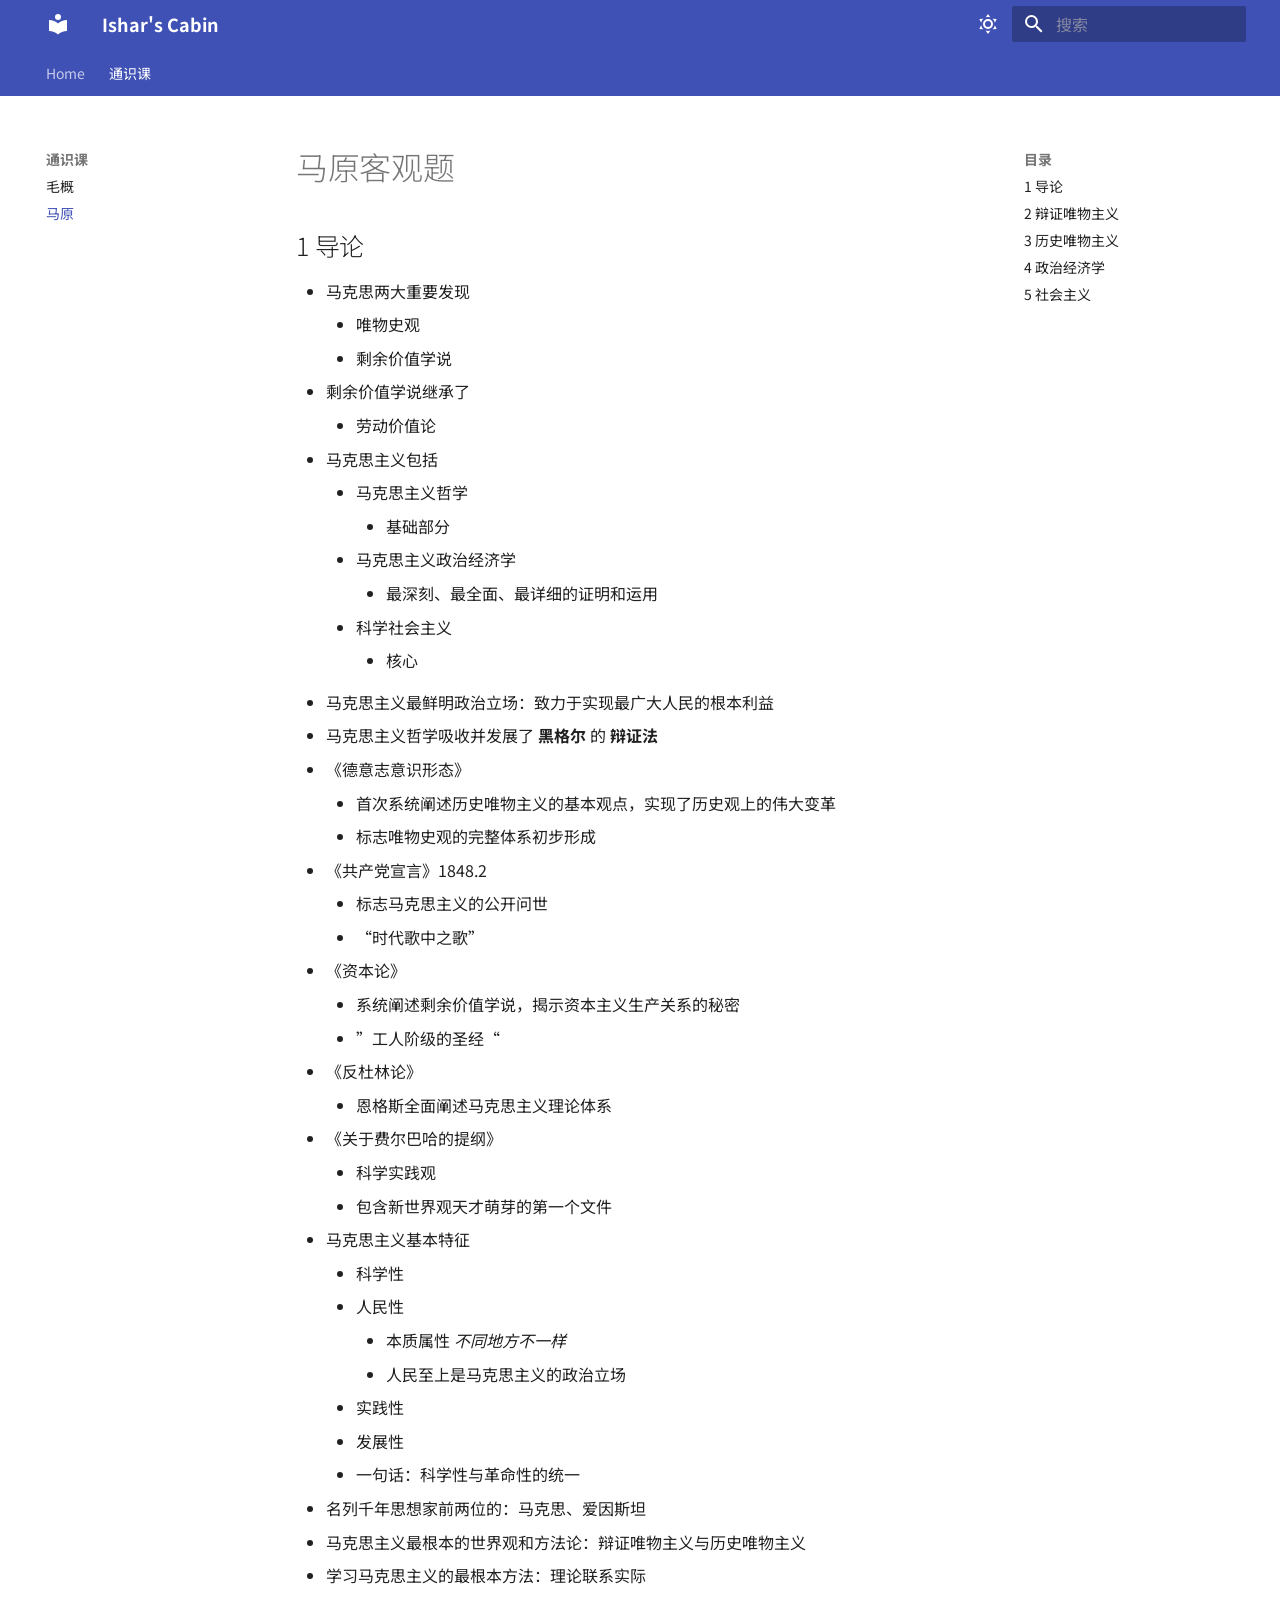
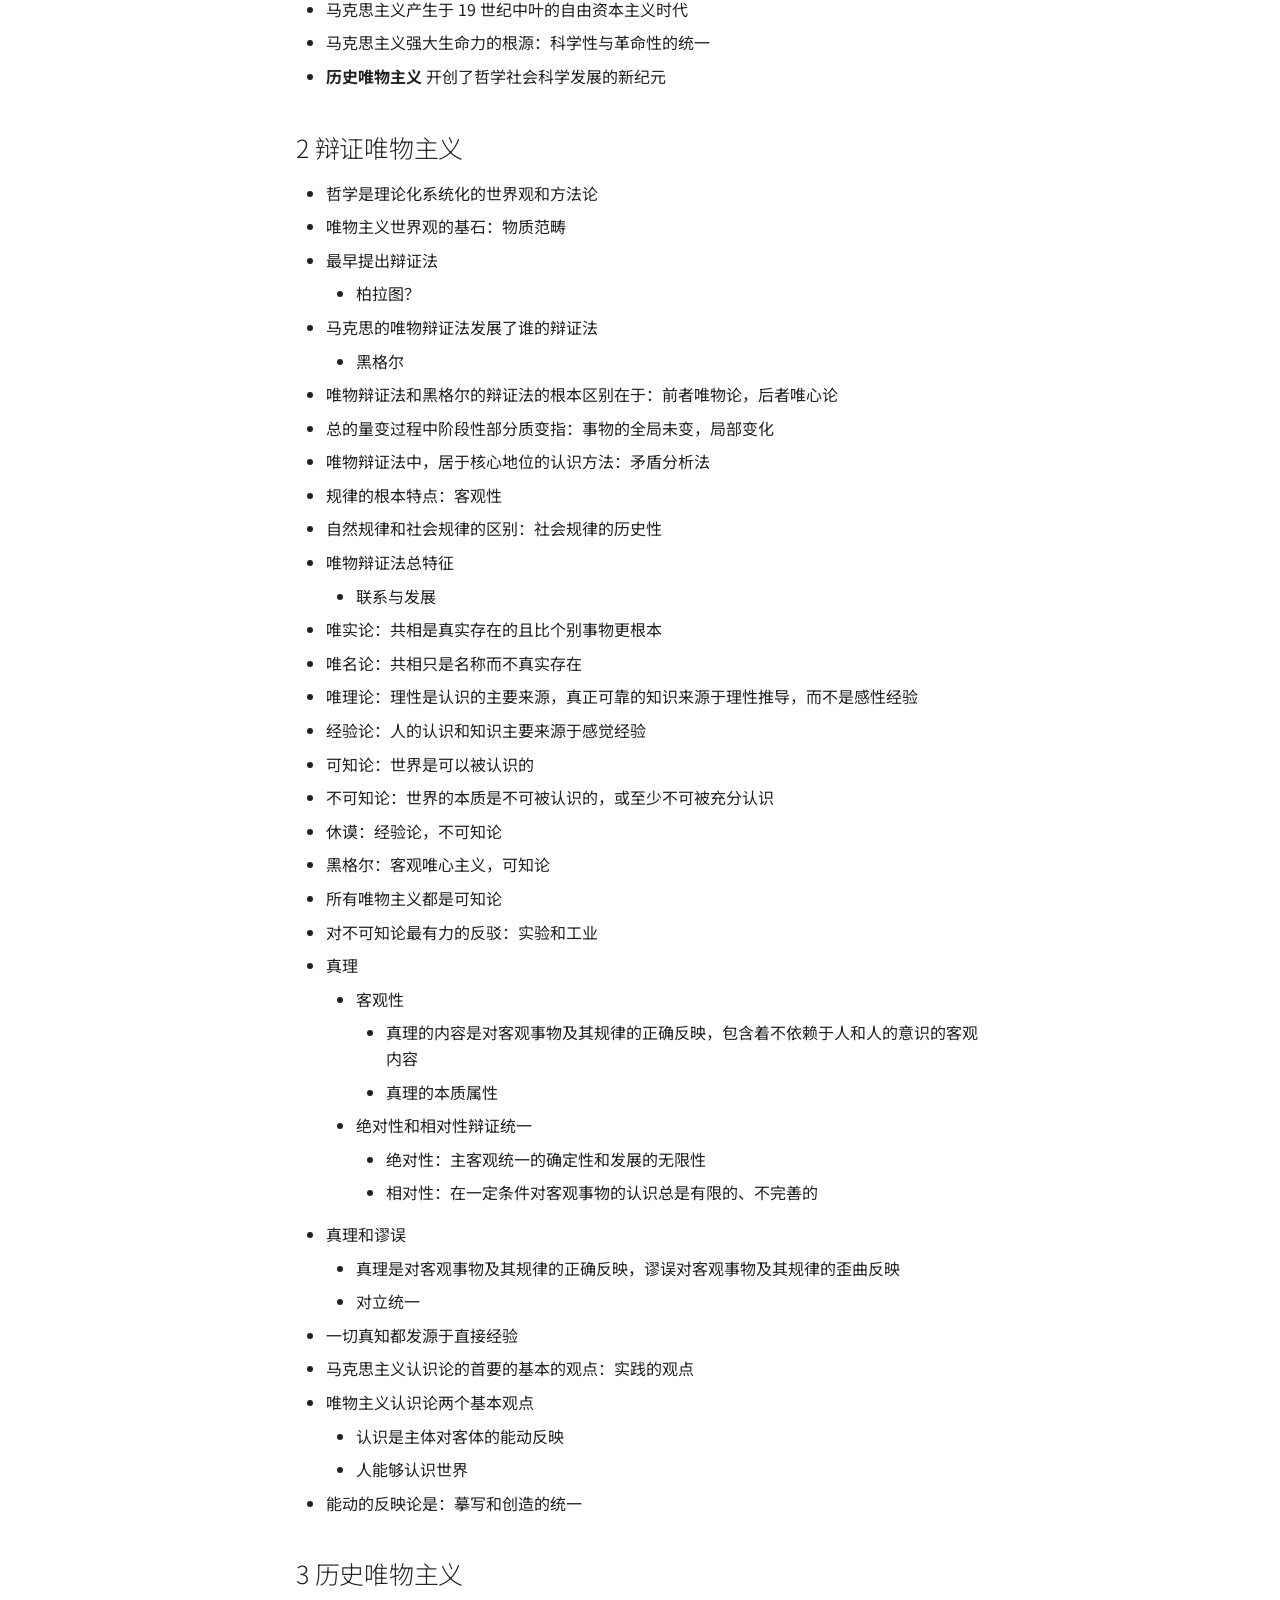
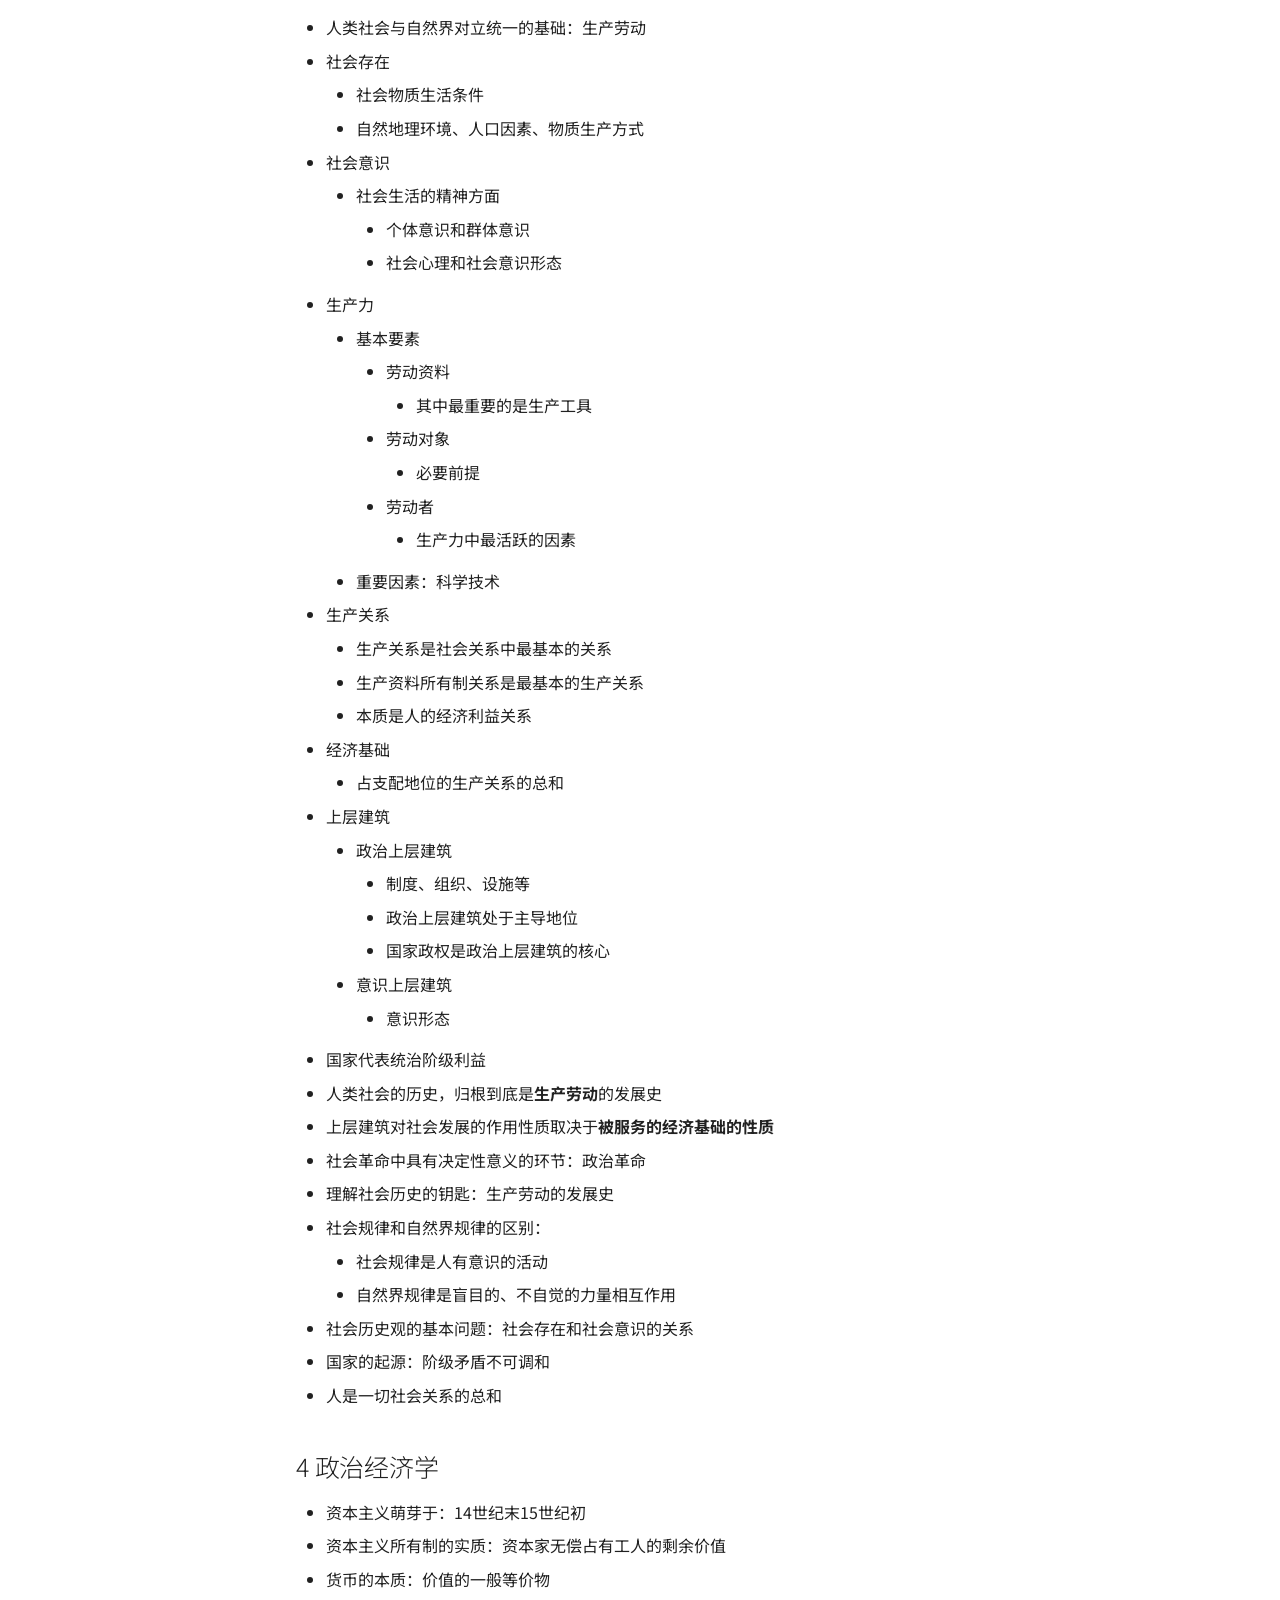
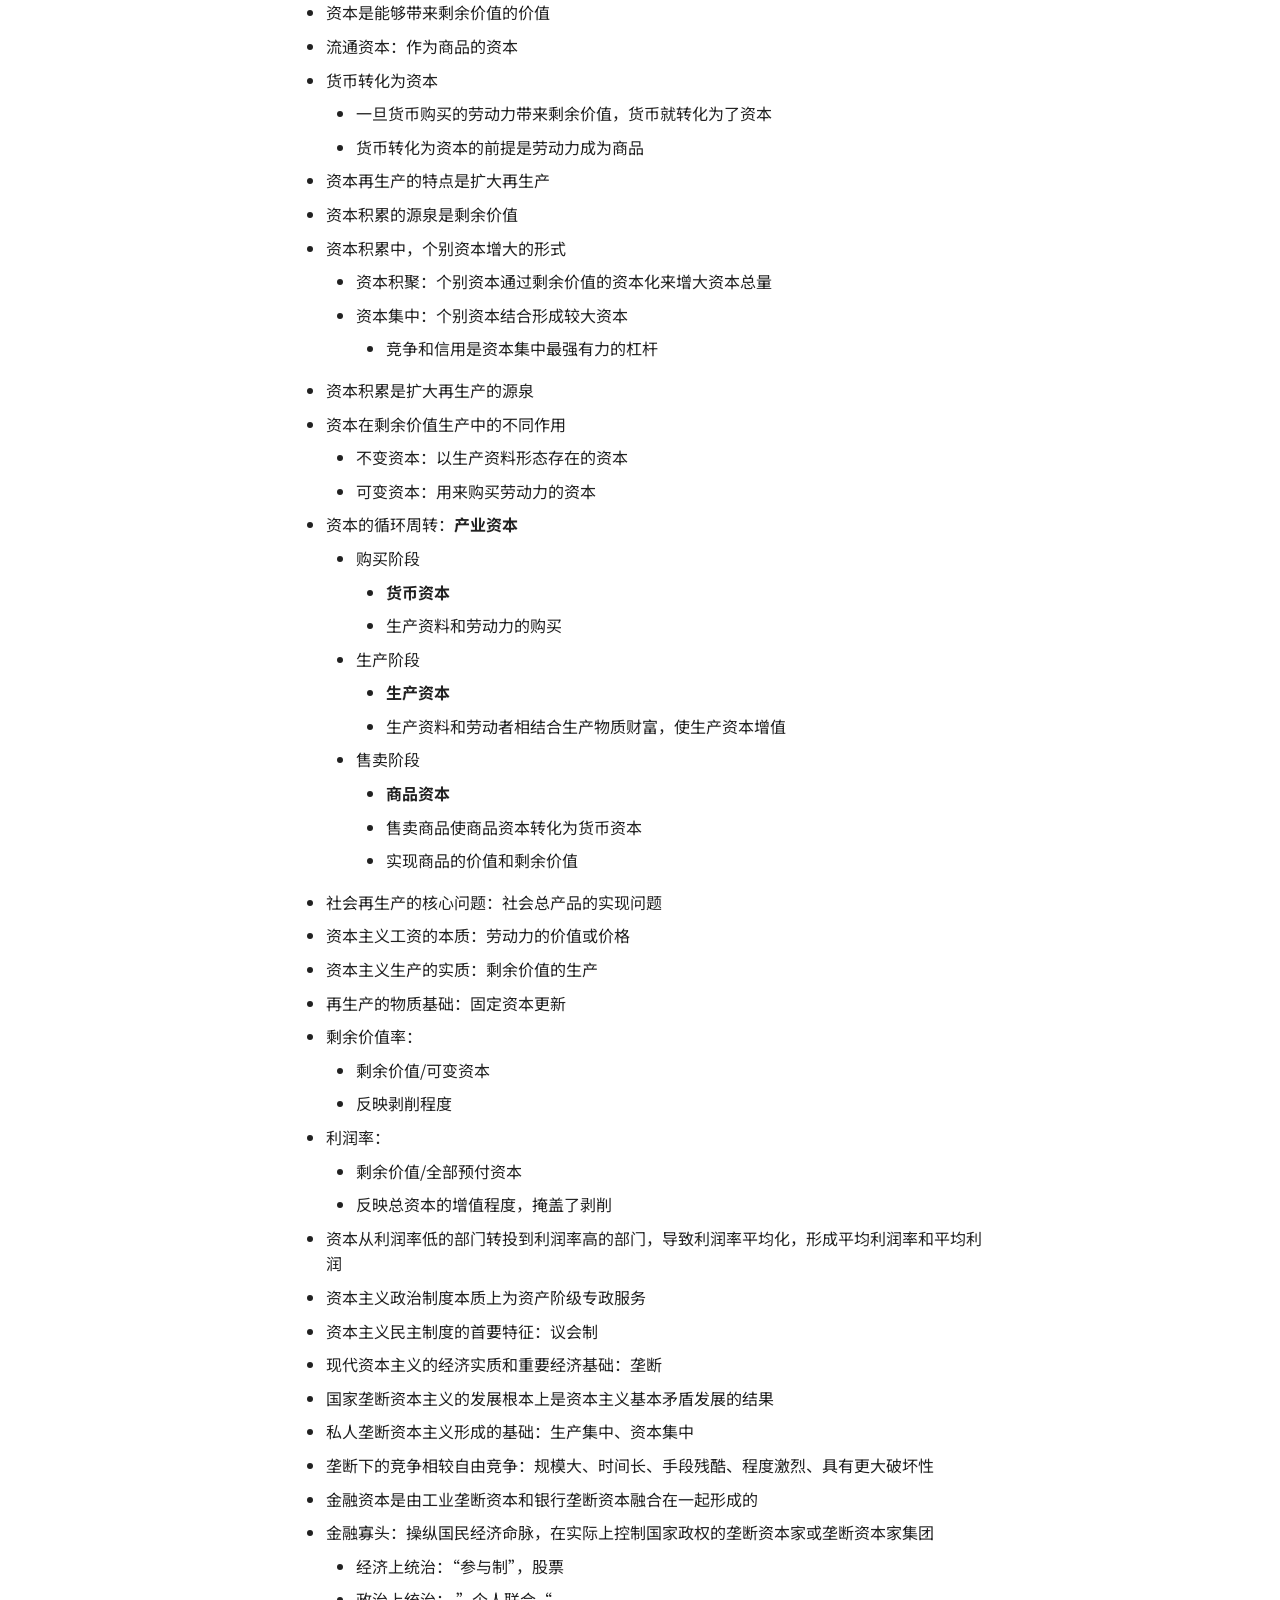
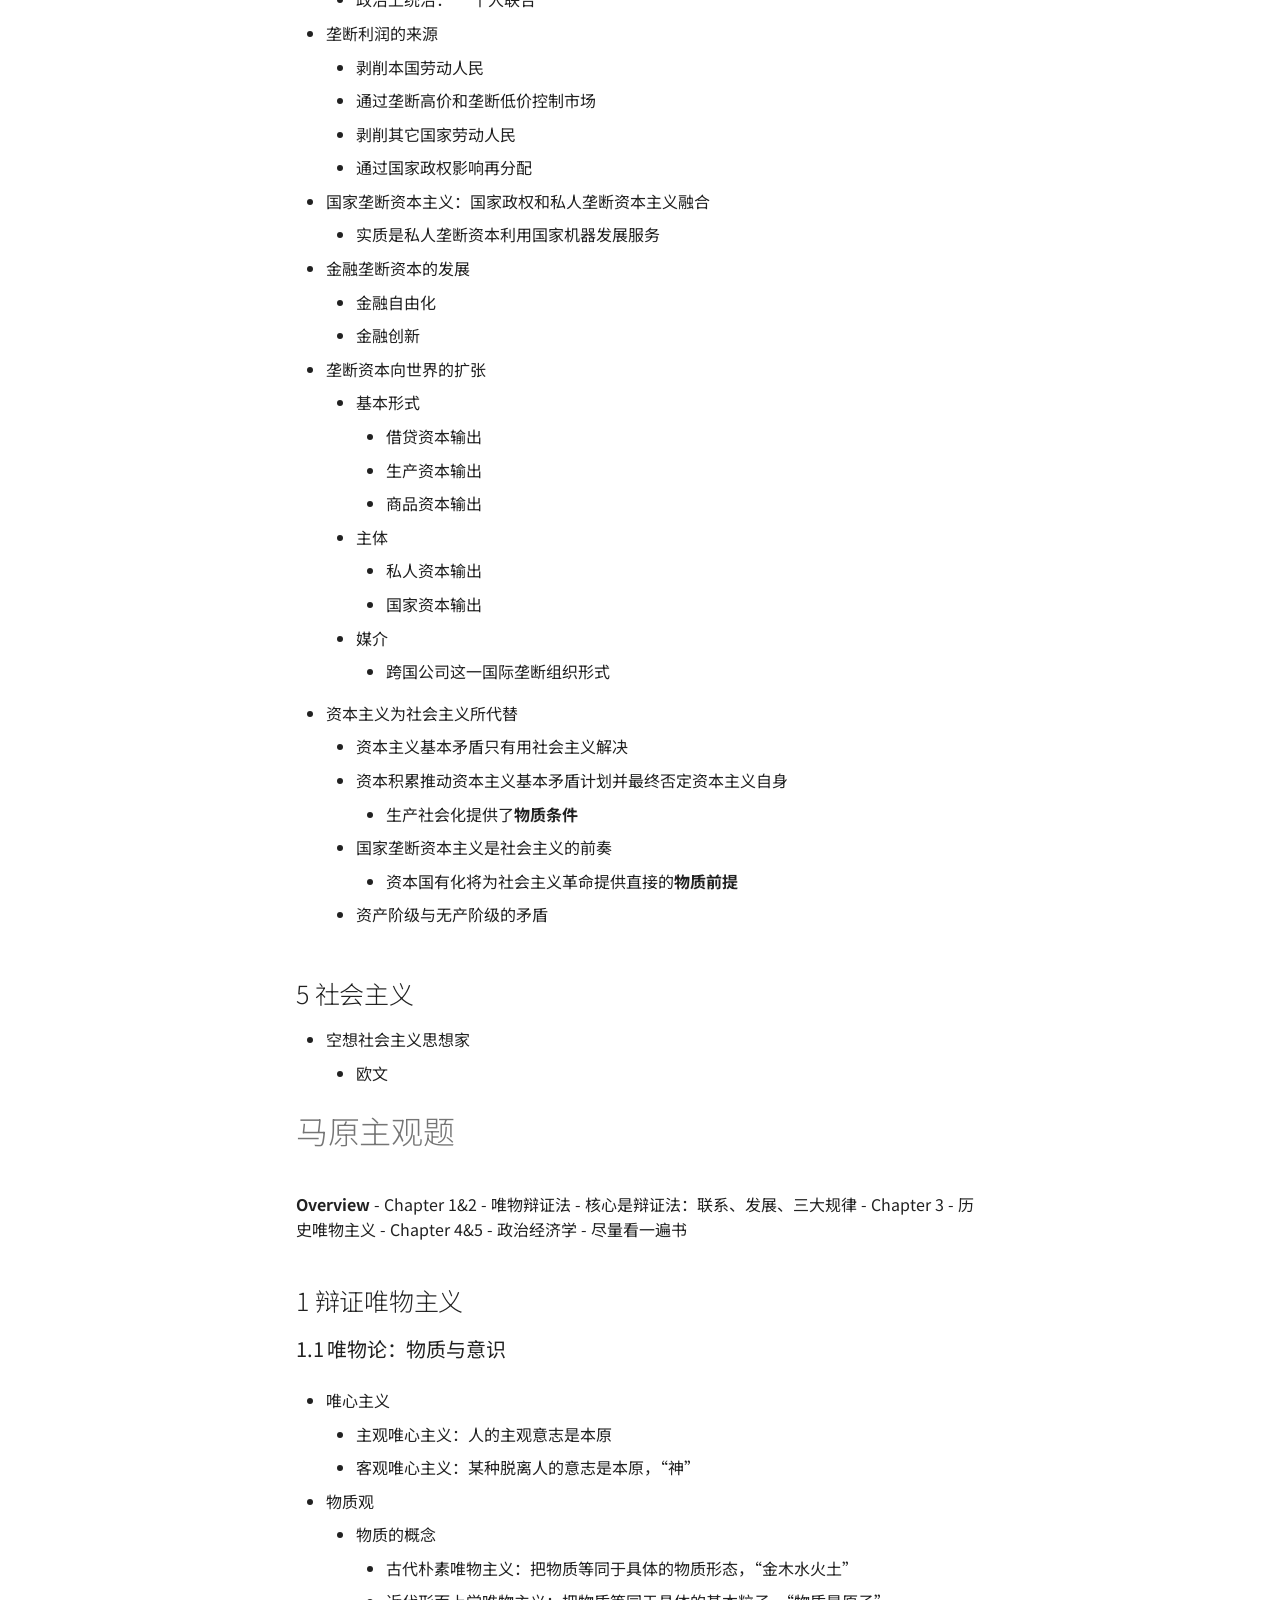
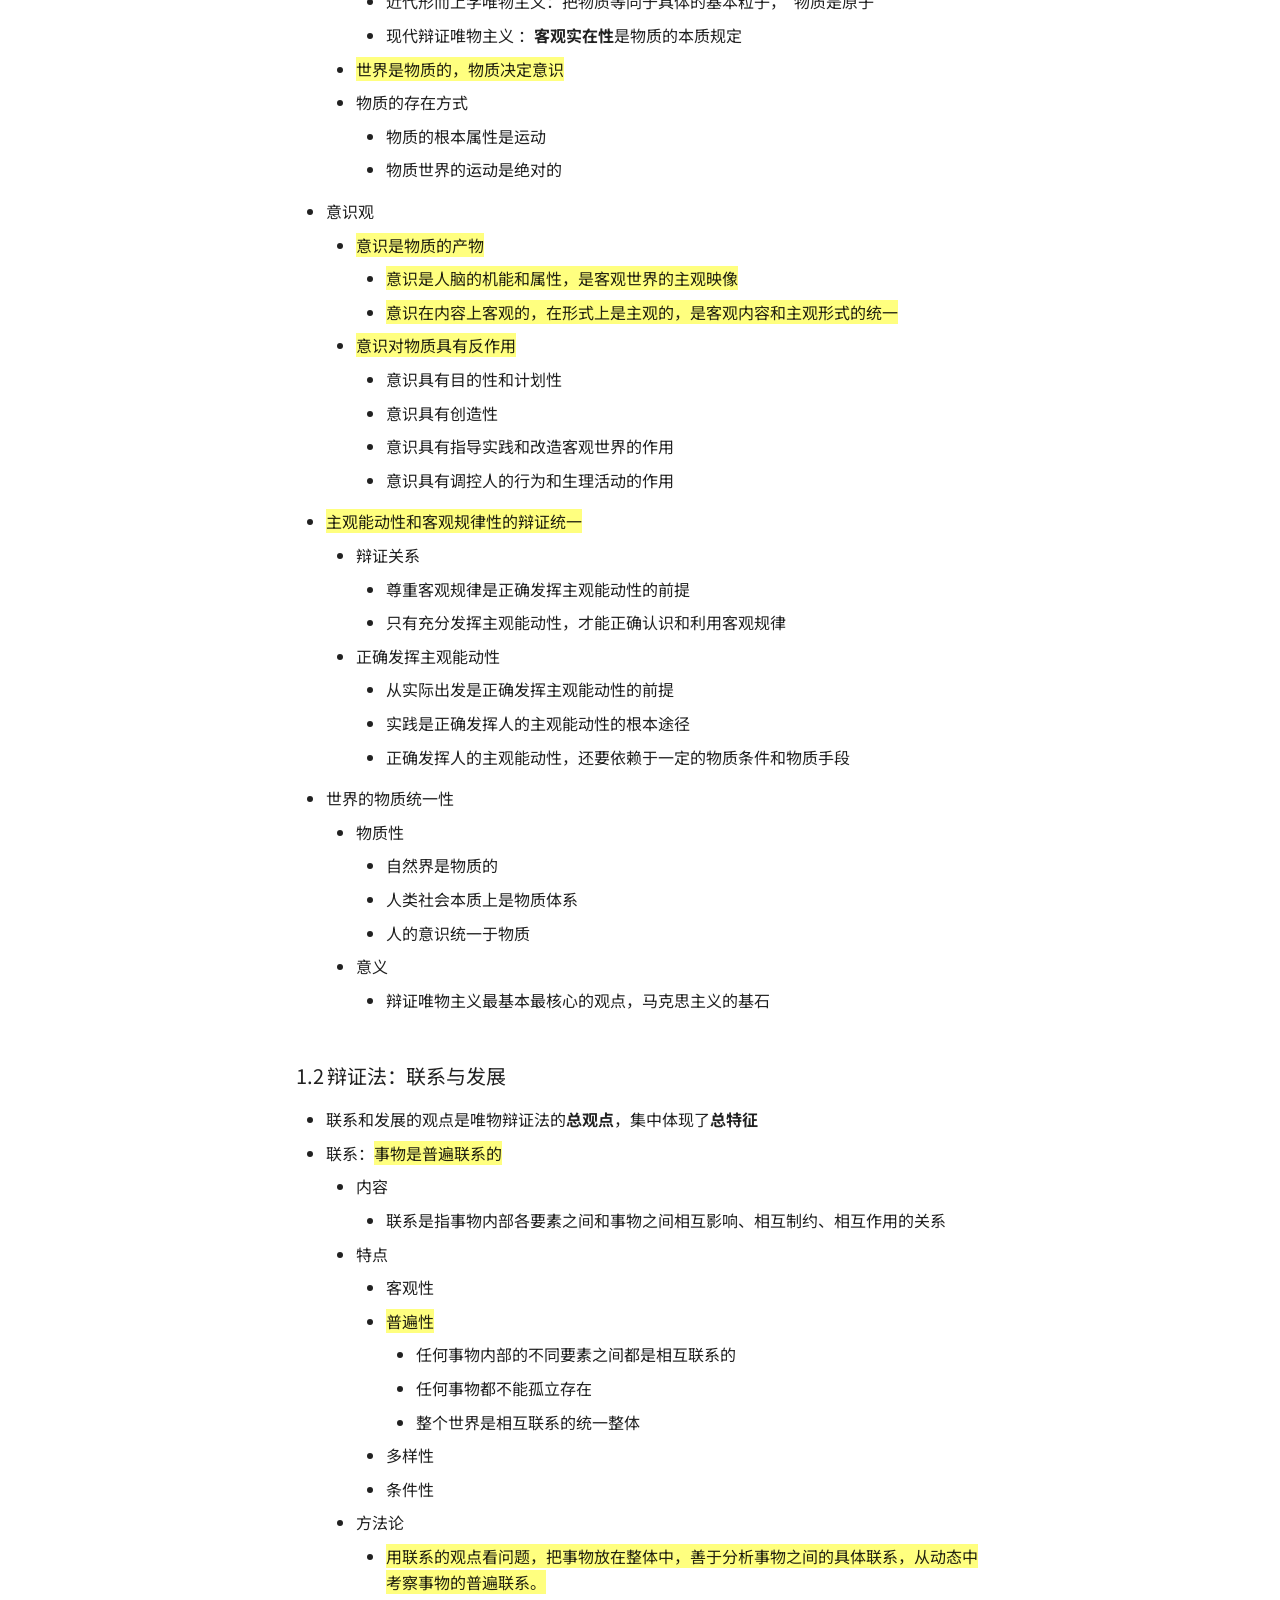
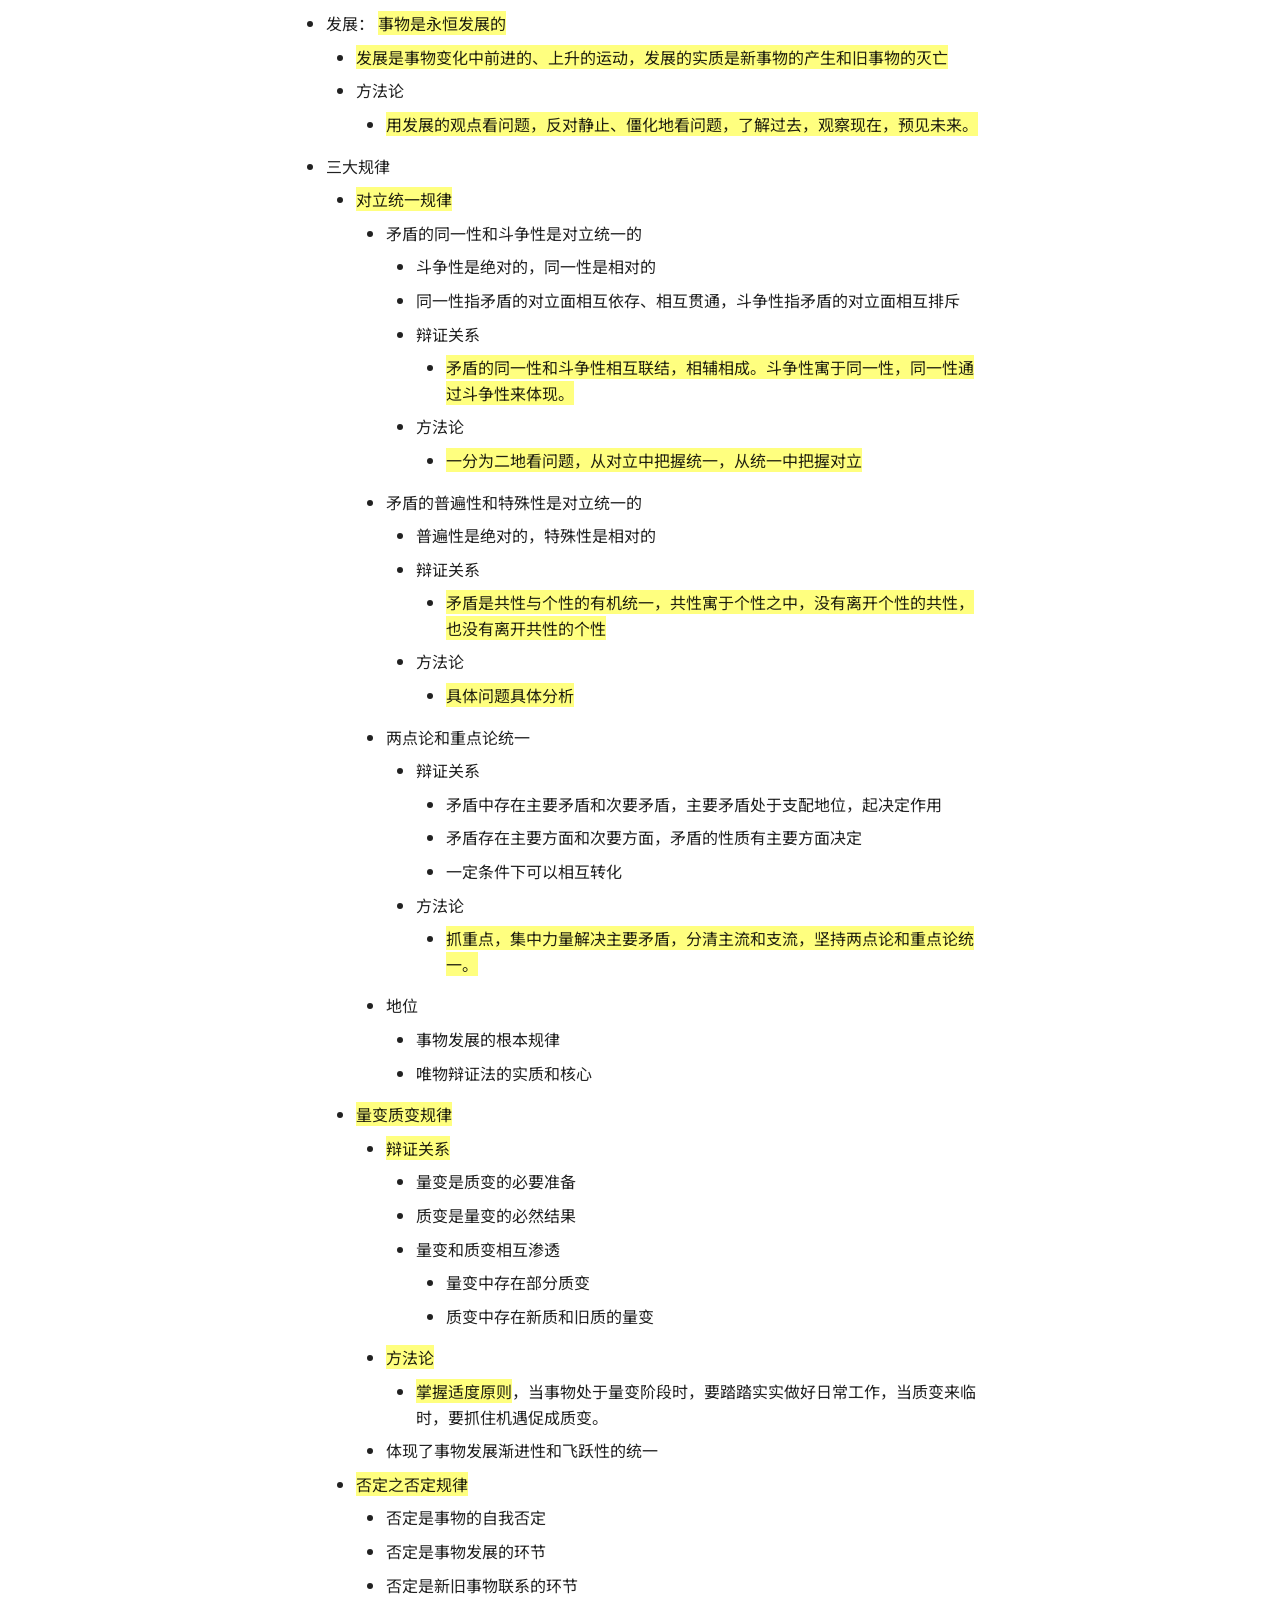
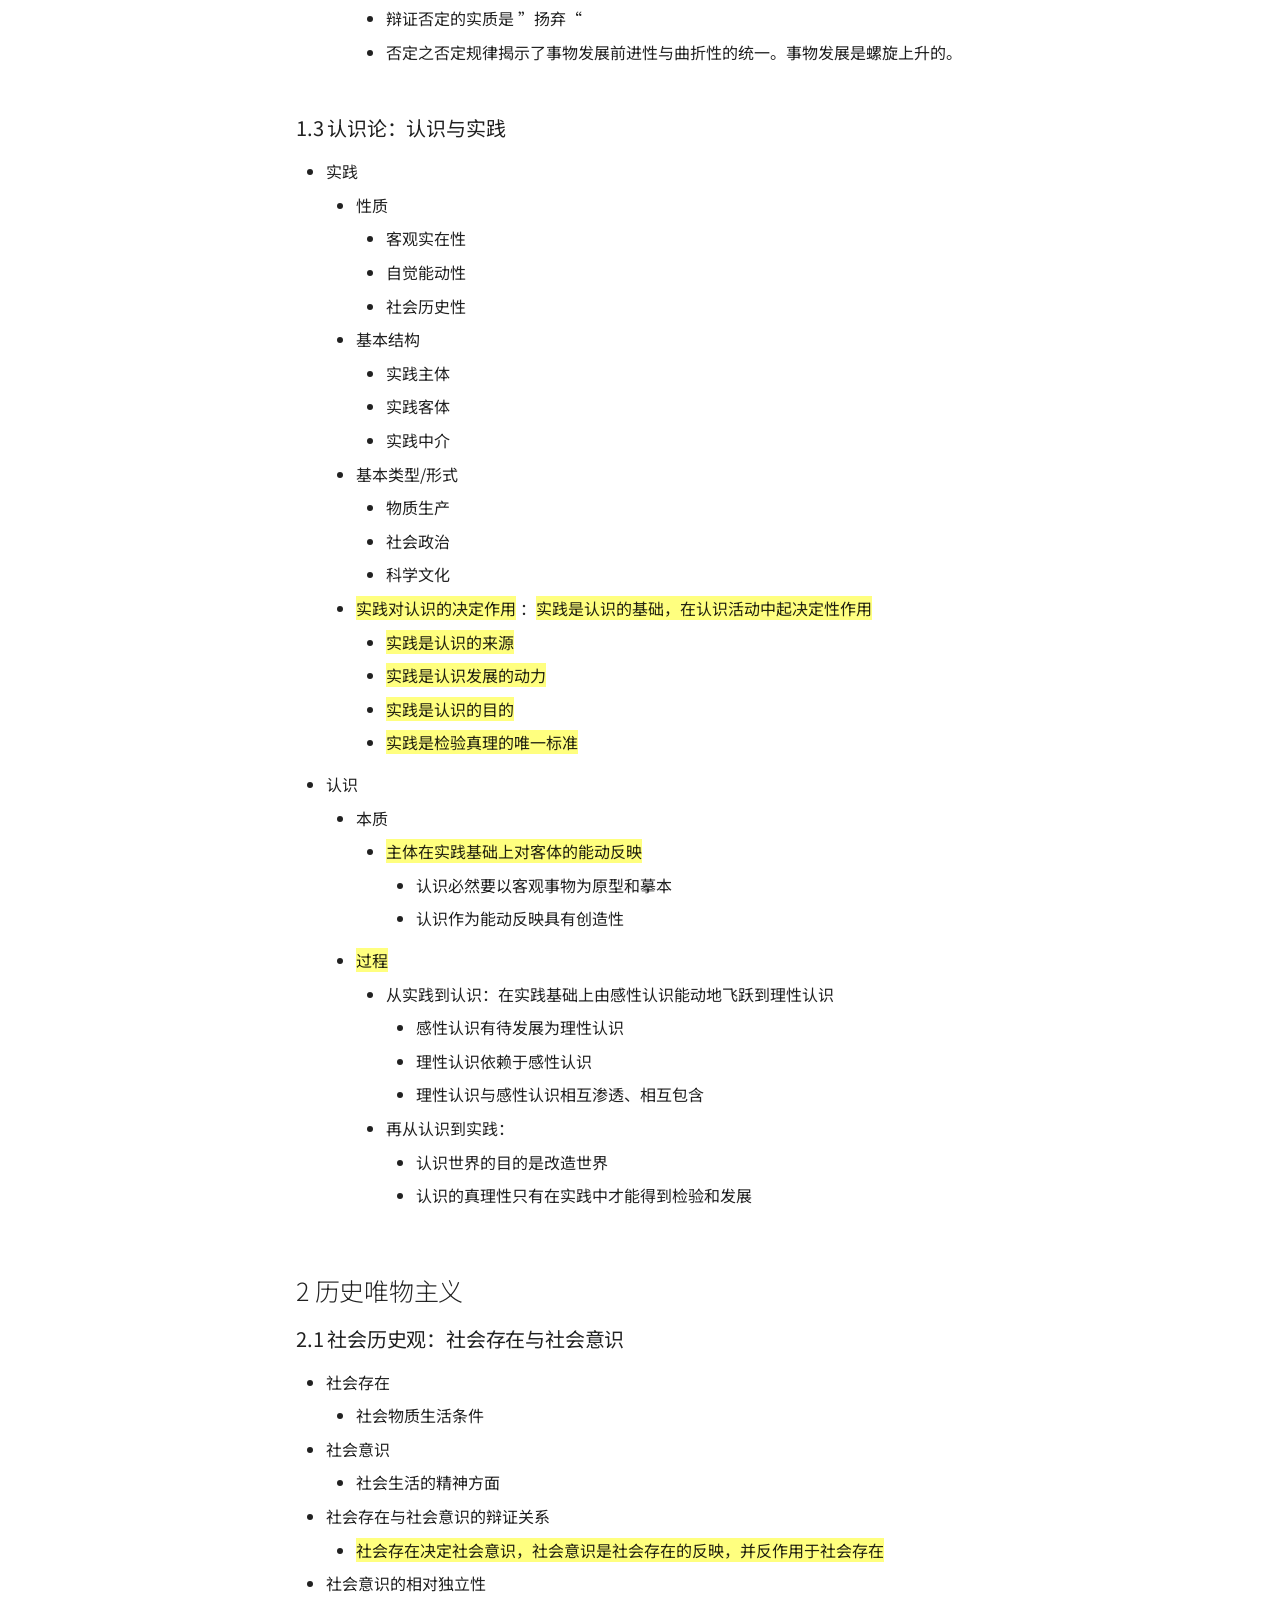
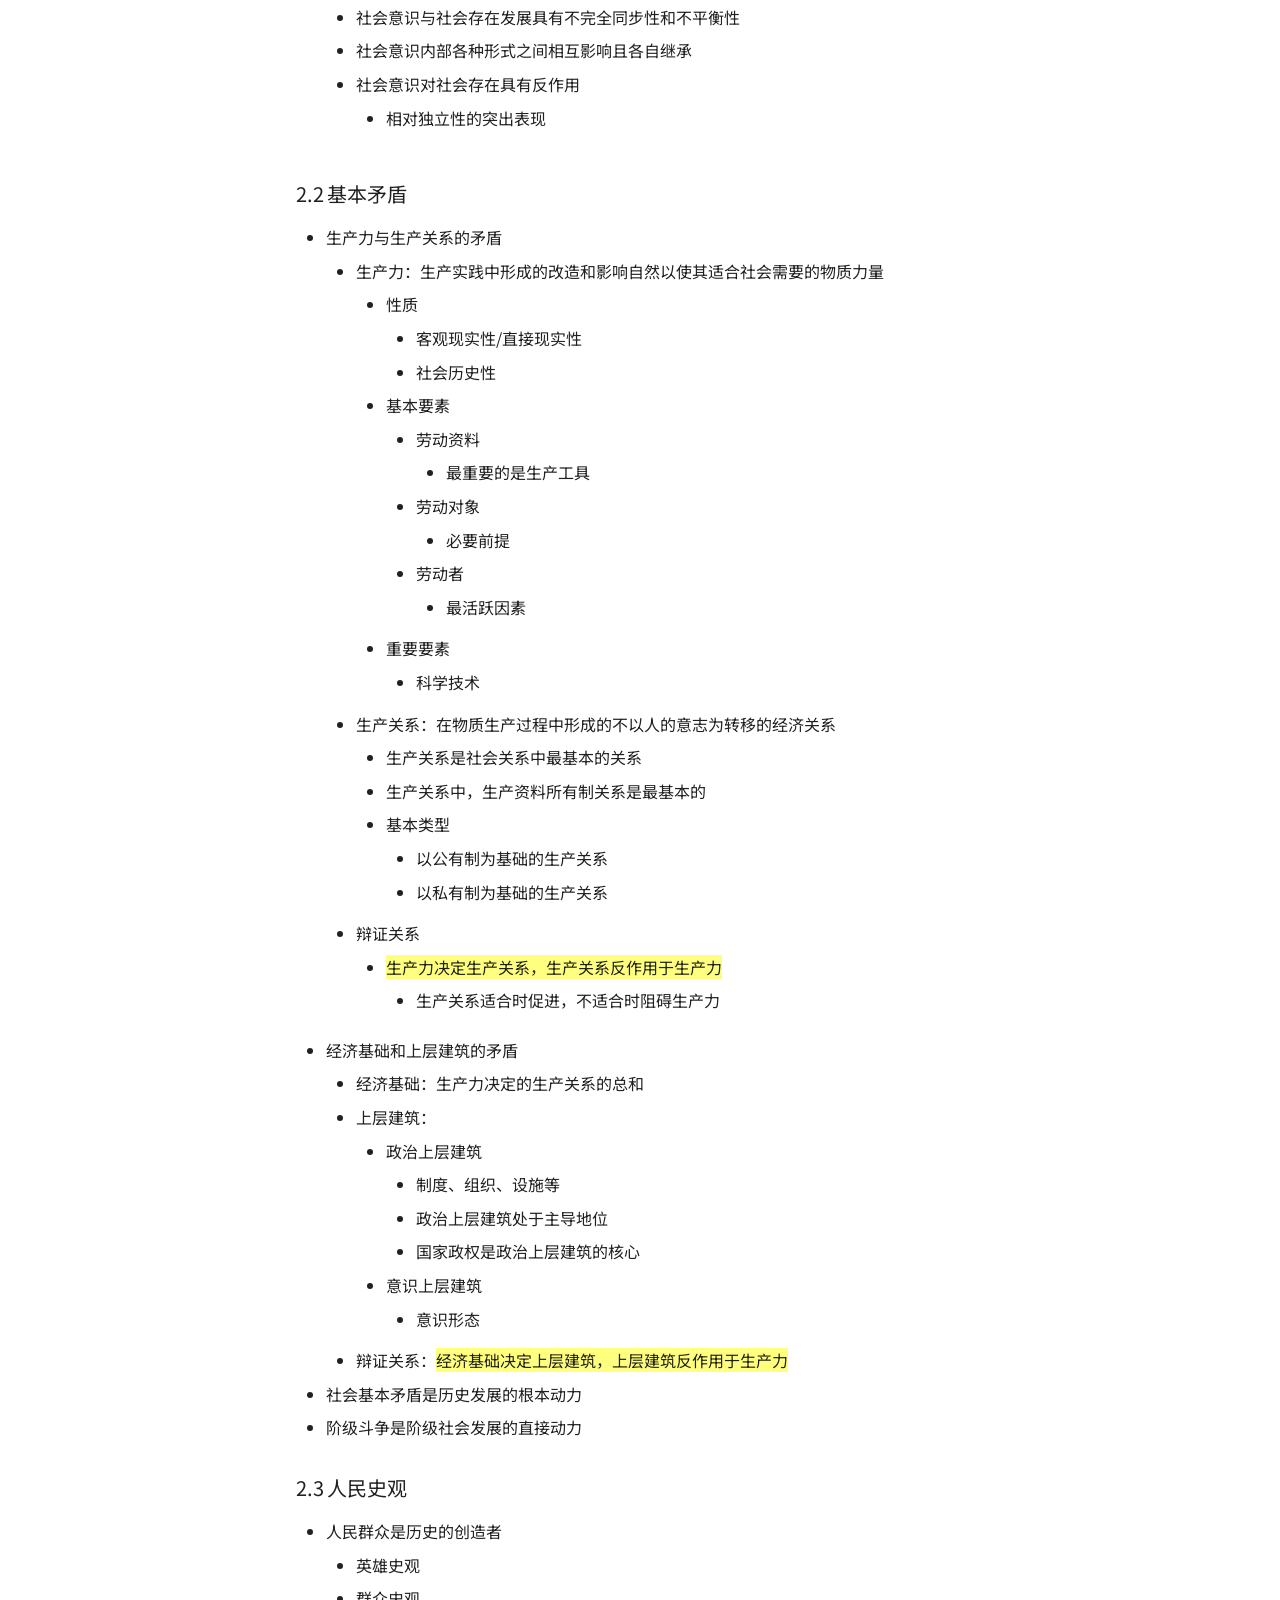
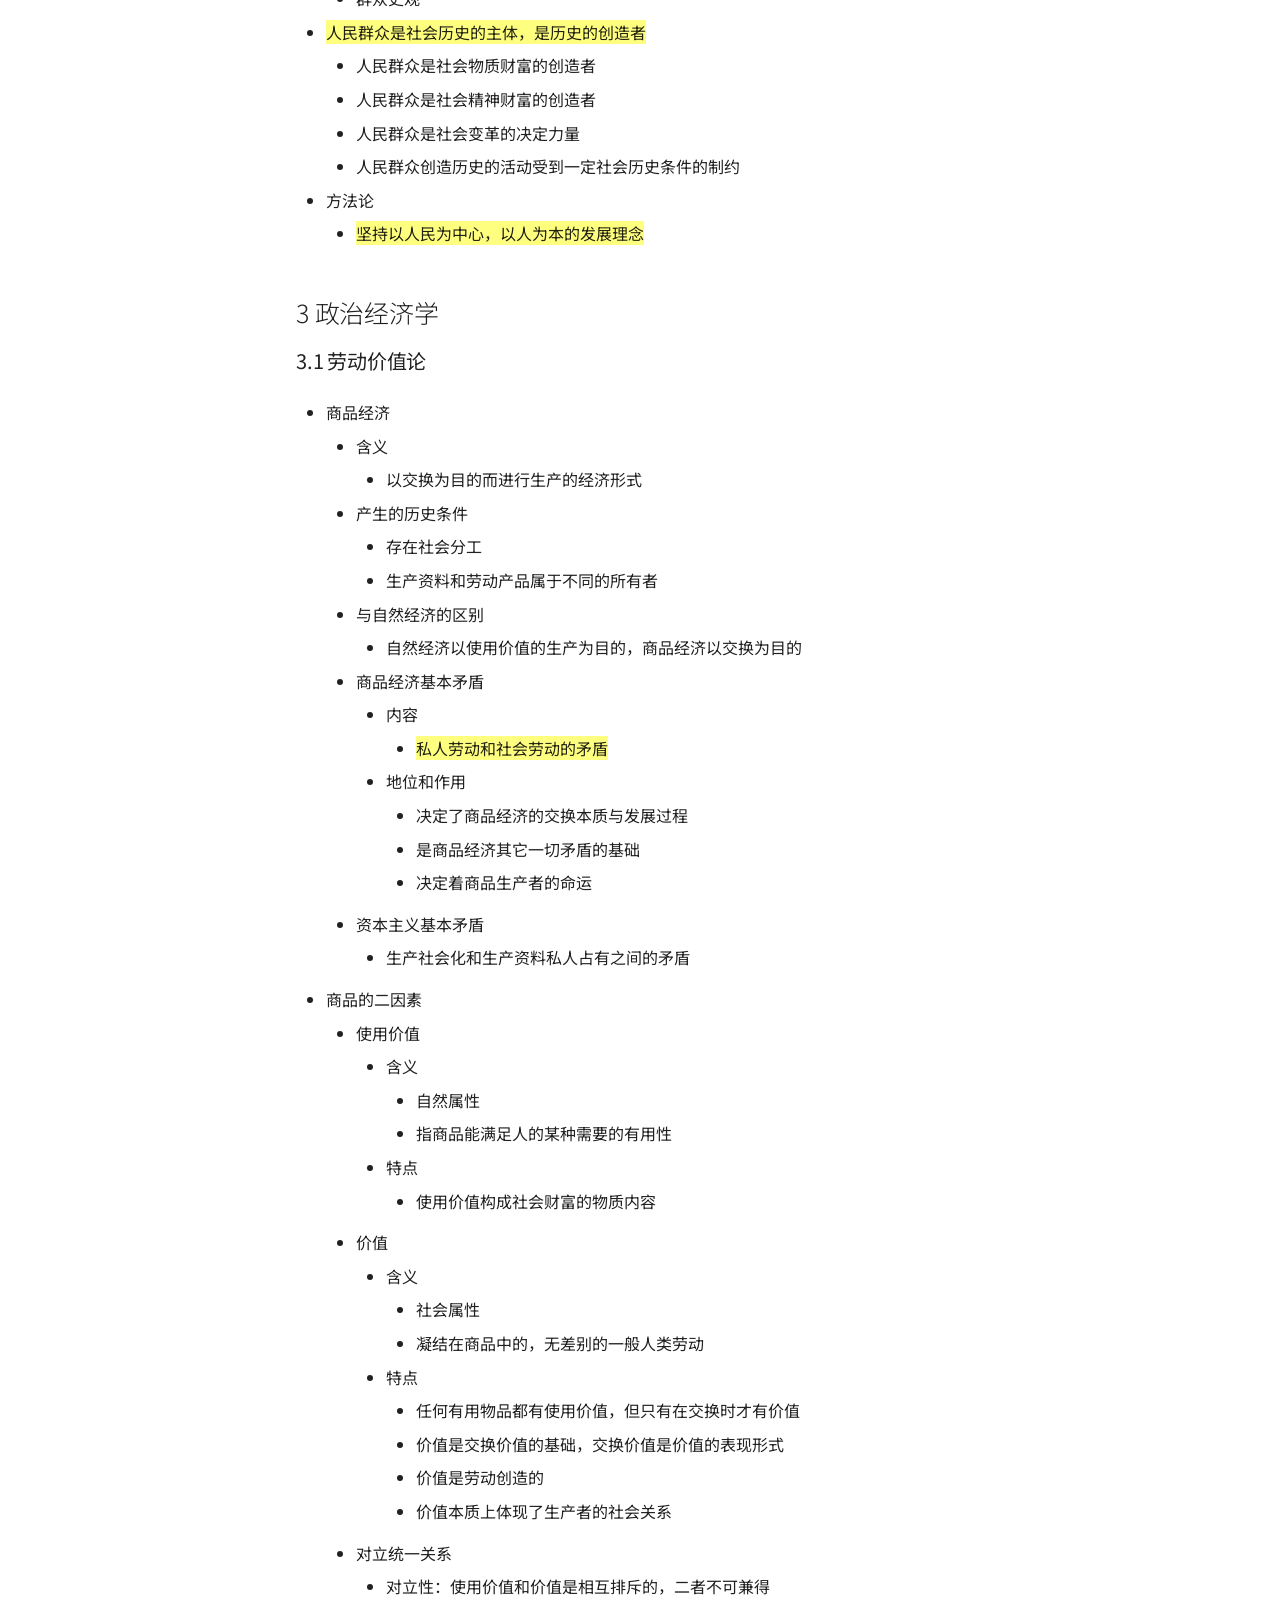
<file: notes/general/ma-yuan/index.html>
<!doctype html>
<html lang="zh" class="no-js">
  <head>
    
      <meta charset="utf-8">
      <meta name="viewport" content="width=device-width,initial-scale=1">
      
        <meta name="description" content="A personal cabin for notes, essays and experiments">
      
      
      
        <link rel="canonical" href="https://notes.ishar.icu/notes/general/ma-yuan/">
      
      
        <link rel="prev" href="../mao-gai/">
      
      
      
        
      
      
      <link rel="icon" href="../../../material/library">
      <meta name="generator" content="mkdocs-1.6.1, mkdocs-material-9.7.7">
    
    
      
        <title>马原知识点汇总 - Ishar's Cabin</title>
      
    
    
      <link rel="stylesheet" href="../../../assets/stylesheets/main.ec1eaa64.min.css">
      
        
        <link rel="stylesheet" href="../../../assets/stylesheets/palette.ab4e12ef.min.css">
      
      


    
    
      
    
    
      
        
        
        <link rel="preconnect" href="https://fonts.gstatic.com" crossorigin>
        <link rel="stylesheet" href="https://fonts.googleapis.com/css?family=Noto+Sans+SC:300,300i,400,400i,700,700i%7CJetBrains+Mono:400,400i,700,700i&display=fallback">
        <style>:root{--md-text-font:"Noto Sans SC";--md-code-font:"JetBrains Mono"}</style>
      
    
    
      <link rel="stylesheet" href="../../../stylesheets/extra.css">
    
    <script>__md_scope=new URL("../../..",location),__md_hash=e=>[...e].reduce(((e,_)=>(e<<5)-e+_.charCodeAt(0)),0),__md_get=(e,_=localStorage,t=__md_scope)=>JSON.parse(_.getItem(t.pathname+"."+e)),__md_set=(e,_,t=localStorage,a=__md_scope)=>{try{t.setItem(a.pathname+"."+e,JSON.stringify(_))}catch(e){}}</script>
    
      

    
    
  </head>
  
  
    
    
      
    
    
    
    
    <body dir="ltr" data-md-color-scheme="default" data-md-color-primary="blue-gray" data-md-color-accent="light-blue">
  
    
    <input class="md-toggle" data-md-toggle="drawer" type="checkbox" id="__drawer" autocomplete="off">
    <input class="md-toggle" data-md-toggle="search" type="checkbox" id="__search" autocomplete="off">
    <label class="md-overlay" for="__drawer"></label>
    <div data-md-component="skip">
      
        
        <a href="#_1" class="md-skip">
          跳转至
        </a>
      
    </div>
    <div data-md-component="announce">
      
    </div>
    
    
      

<header class="md-header" data-md-component="header">
  <nav class="md-header__inner md-grid" aria-label="页眉">
    <a href="../../.." title="Ishar&#39;s Cabin" class="md-header__button md-logo" aria-label="Ishar's Cabin" data-md-component="logo">
      
  
  <svg xmlns="http://www.w3.org/2000/svg" viewBox="0 0 24 24"><path d="M12 8a3 3 0 0 0 3-3 3 3 0 0 0-3-3 3 3 0 0 0-3 3 3 3 0 0 0 3 3m0 3.54C9.64 9.35 6.5 8 3 8v11c3.5 0 6.64 1.35 9 3.54 2.36-2.19 5.5-3.54 9-3.54V8c-3.5 0-6.64 1.35-9 3.54"/></svg>

    </a>
    <label class="md-header__button md-icon" for="__drawer">
      
      <svg xmlns="http://www.w3.org/2000/svg" viewBox="0 0 24 24"><path d="M3 6h18v2H3zm0 5h18v2H3zm0 5h18v2H3z"/></svg>
    </label>
    <div class="md-header__title" data-md-component="header-title">
      <div class="md-header__ellipsis">
        <div class="md-header__topic">
          <span class="md-ellipsis">
            Ishar's Cabin
          </span>
        </div>
        <div class="md-header__topic" data-md-component="header-topic">
          <span class="md-ellipsis">
            
              马原知识点汇总
            
          </span>
        </div>
      </div>
    </div>
    
      
        <form class="md-header__option" data-md-component="palette">
  
    
    
    
    <input class="md-option" data-md-color-media="" data-md-color-scheme="default" data-md-color-primary="blue-gray" data-md-color-accent="light-blue"  aria-label="light mode"  type="radio" name="__palette" id="__palette_0">
    
      <label class="md-header__button md-icon" title="light mode" for="__palette_1" hidden>
        <svg xmlns="http://www.w3.org/2000/svg" viewBox="0 0 24 24"><path d="M12 7a5 5 0 0 1 5 5 5 5 0 0 1-5 5 5 5 0 0 1-5-5 5 5 0 0 1 5-5m0 2a3 3 0 0 0-3 3 3 3 0 0 0 3 3 3 3 0 0 0 3-3 3 3 0 0 0-3-3m0-7 2.39 3.42C13.65 5.15 12.84 5 12 5s-1.65.15-2.39.42zM3.34 7l4.16-.35A7.2 7.2 0 0 0 5.94 8.5c-.44.74-.69 1.5-.83 2.29zm.02 10 1.76-3.77a7.131 7.131 0 0 0 2.38 4.14zM20.65 7l-1.77 3.79a7.02 7.02 0 0 0-2.38-4.15zm-.01 10-4.14.36c.59-.51 1.12-1.14 1.54-1.86.42-.73.69-1.5.83-2.29zM12 22l-2.41-3.44c.74.27 1.55.44 2.41.44.82 0 1.63-.17 2.37-.44z"/></svg>
      </label>
    
  
    
    
    
    <input class="md-option" data-md-color-media="" data-md-color-scheme="slate" data-md-color-primary="indigo" data-md-color-accent="teal"  aria-label="dark mode"  type="radio" name="__palette" id="__palette_1">
    
      <label class="md-header__button md-icon" title="dark mode" for="__palette_0" hidden>
        <svg xmlns="http://www.w3.org/2000/svg" viewBox="0 0 24 24"><path d="m17.75 4.09-2.53 1.94.91 3.06-2.63-1.81-2.63 1.81.91-3.06-2.53-1.94L12.44 4l1.06-3 1.06 3zm3.5 6.91-1.64 1.25.59 1.98-1.7-1.17-1.7 1.17.59-1.98L15.75 11l2.06-.05L18.5 9l.69 1.95zm-2.28 4.95c.83-.08 1.72 1.1 1.19 1.85-.32.45-.66.87-1.08 1.27C15.17 23 8.84 23 4.94 19.07c-3.91-3.9-3.91-10.24 0-14.14.4-.4.82-.76 1.27-1.08.75-.53 1.93.36 1.85 1.19-.27 2.86.69 5.83 2.89 8.02a9.96 9.96 0 0 0 8.02 2.89m-1.64 2.02a12.08 12.08 0 0 1-7.8-3.47c-2.17-2.19-3.33-5-3.49-7.82-2.81 3.14-2.7 7.96.31 10.98 3.02 3.01 7.84 3.12 10.98.31"/></svg>
      </label>
    
  
</form>
      
    
    
      <script>var palette=__md_get("__palette");if(palette&&palette.color){if("(prefers-color-scheme)"===palette.color.media){var media=matchMedia("(prefers-color-scheme: light)"),input=document.querySelector(media.matches?"[data-md-color-media='(prefers-color-scheme: light)']":"[data-md-color-media='(prefers-color-scheme: dark)']");palette.color.media=input.getAttribute("data-md-color-media"),palette.color.scheme=input.getAttribute("data-md-color-scheme"),palette.color.primary=input.getAttribute("data-md-color-primary"),palette.color.accent=input.getAttribute("data-md-color-accent")}for(var[key,value]of Object.entries(palette.color))document.body.setAttribute("data-md-color-"+key,value)}</script>
    
    
    
      
      
        <label class="md-header__button md-icon" for="__search">
          
          <svg xmlns="http://www.w3.org/2000/svg" viewBox="0 0 24 24"><path d="M9.5 3A6.5 6.5 0 0 1 16 9.5c0 1.61-.59 3.09-1.56 4.23l.27.27h.79l5 5-1.5 1.5-5-5v-.79l-.27-.27A6.52 6.52 0 0 1 9.5 16 6.5 6.5 0 0 1 3 9.5 6.5 6.5 0 0 1 9.5 3m0 2C7 5 5 7 5 9.5S7 14 9.5 14 14 12 14 9.5 12 5 9.5 5"/></svg>
        </label>
        <div class="md-search" data-md-component="search" role="dialog">
  <label class="md-search__overlay" for="__search"></label>
  <div class="md-search__inner" role="search">
    <form class="md-search__form" name="search">
      <input type="text" class="md-search__input" name="query" aria-label="搜索" placeholder="搜索" autocapitalize="off" autocorrect="off" autocomplete="off" spellcheck="false" data-md-component="search-query" required>
      <label class="md-search__icon md-icon" for="__search">
        
        <svg xmlns="http://www.w3.org/2000/svg" viewBox="0 0 24 24"><path d="M9.5 3A6.5 6.5 0 0 1 16 9.5c0 1.61-.59 3.09-1.56 4.23l.27.27h.79l5 5-1.5 1.5-5-5v-.79l-.27-.27A6.52 6.52 0 0 1 9.5 16 6.5 6.5 0 0 1 3 9.5 6.5 6.5 0 0 1 9.5 3m0 2C7 5 5 7 5 9.5S7 14 9.5 14 14 12 14 9.5 12 5 9.5 5"/></svg>
        
        <svg xmlns="http://www.w3.org/2000/svg" viewBox="0 0 24 24"><path d="M20 11v2H8l5.5 5.5-1.42 1.42L4.16 12l7.92-7.92L13.5 5.5 8 11z"/></svg>
      </label>
      <nav class="md-search__options" aria-label="查找">
        
        <button type="reset" class="md-search__icon md-icon" title="清空当前内容" aria-label="清空当前内容" tabindex="-1">
          
          <svg xmlns="http://www.w3.org/2000/svg" viewBox="0 0 24 24"><path d="M19 6.41 17.59 5 12 10.59 6.41 5 5 6.41 10.59 12 5 17.59 6.41 19 12 13.41 17.59 19 19 17.59 13.41 12z"/></svg>
        </button>
      </nav>
      
        <div class="md-search__suggest" data-md-component="search-suggest"></div>
      
    </form>
    <div class="md-search__output">
      <div class="md-search__scrollwrap" tabindex="0" data-md-scrollfix>
        <div class="md-search-result" data-md-component="search-result">
          <div class="md-search-result__meta">
            正在初始化搜索引擎
          </div>
          <ol class="md-search-result__list" role="presentation"></ol>
        </div>
      </div>
    </div>
  </div>
</div>
      
    
    
  </nav>
  
</header>
    
    <div class="md-container" data-md-component="container">
      
      
        
          
            
<nav class="md-tabs" aria-label="标签" data-md-component="tabs">
  <div class="md-grid">
    <ul class="md-tabs__list">
      
        
  
  
  
  
    
    
      <li class="md-tabs__item">
        <a href="../../.." class="md-tabs__link">
          
  
  
    
  
  Home

        </a>
      </li>
    
  

      
        
  
  
  
    
  
  
    
    
      <li class="md-tabs__item md-tabs__item--active">
        <a href="../mao-gai/" class="md-tabs__link">
          
  
  
    
  
  通识课

        </a>
      </li>
    
  

      
    </ul>
  </div>
</nav>
          
        
      
      <main class="md-main" data-md-component="main">
        <div class="md-main__inner md-grid">
          
            
              
              <div class="md-sidebar md-sidebar--primary" data-md-component="sidebar" data-md-type="navigation" >
                <div class="md-sidebar__scrollwrap">
                  <div class="md-sidebar__inner">
                    


  


<nav class="md-nav md-nav--primary md-nav--lifted" aria-label="导航栏" data-md-level="0">
  <label class="md-nav__title" for="__drawer">
    <a href="../../.." title="Ishar&#39;s Cabin" class="md-nav__button md-logo" aria-label="Ishar's Cabin" data-md-component="logo">
      
  
  <svg xmlns="http://www.w3.org/2000/svg" viewBox="0 0 24 24"><path d="M12 8a3 3 0 0 0 3-3 3 3 0 0 0-3-3 3 3 0 0 0-3 3 3 3 0 0 0 3 3m0 3.54C9.64 9.35 6.5 8 3 8v11c3.5 0 6.64 1.35 9 3.54 2.36-2.19 5.5-3.54 9-3.54V8c-3.5 0-6.64 1.35-9 3.54"/></svg>

    </a>
    Ishar's Cabin
  </label>
  
  <ul class="md-nav__list" data-md-scrollfix>
    
      
      
  
  
  
  
    
    
      
        
          
        
      
    
    
    
      
      
        
      
    
    
    <li class="md-nav__item md-nav__item--nested">
      
        
        
        <input class="md-nav__toggle md-toggle " type="checkbox" id="__nav_1" >
        
          
          <div class="md-nav__link md-nav__container">
            <a href="../../.." class="md-nav__link ">
              
  
  
  <span class="md-ellipsis">
    
  
    Home
  

    
  </span>
  
  

            </a>
            
          </div>
        
        <nav class="md-nav" data-md-level="1" aria-labelledby="__nav_1_label" aria-expanded="false">
          <label class="md-nav__title" for="__nav_1">
            <span class="md-nav__icon md-icon"></span>
            
  
    Home
  

          </label>
          <ul class="md-nav__list" data-md-scrollfix>
            
              
            
          </ul>
        </nav>
      
    </li>
  

    
      
      
  
  
    
  
  
  
    
    
      
        
      
        
      
    
    
    
      
        
        
      
      
        
      
    
    
    <li class="md-nav__item md-nav__item--active md-nav__item--section md-nav__item--nested">
      
        
        
        <input class="md-nav__toggle md-toggle " type="checkbox" id="__nav_2" checked>
        
          
          <label class="md-nav__link" for="__nav_2" id="__nav_2_label" tabindex="">
            
  
  
  <span class="md-ellipsis">
    
  
    通识课
  

    
  </span>
  
  

            <span class="md-nav__icon md-icon"></span>
          </label>
        
        <nav class="md-nav" data-md-level="1" aria-labelledby="__nav_2_label" aria-expanded="true">
          <label class="md-nav__title" for="__nav_2">
            <span class="md-nav__icon md-icon"></span>
            
  
    通识课
  

          </label>
          <ul class="md-nav__list" data-md-scrollfix>
            
              
                
  
  
  
  
    <li class="md-nav__item">
      <a href="../mao-gai/" class="md-nav__link">
        
  
  
  <span class="md-ellipsis">
    
  
    毛概
  

    
  </span>
  
  

      </a>
    </li>
  

              
            
              
                
  
  
    
  
  
  
    <li class="md-nav__item md-nav__item--active">
      
      <input class="md-nav__toggle md-toggle" type="checkbox" id="__toc">
      
      
        
      
      
        <label class="md-nav__link md-nav__link--active" for="__toc">
          
  
  
  <span class="md-ellipsis">
    
  
    马原
  

    
  </span>
  
  

          <span class="md-nav__icon md-icon"></span>
        </label>
      
      <a href="./" class="md-nav__link md-nav__link--active">
        
  
  
  <span class="md-ellipsis">
    
  
    马原
  

    
  </span>
  
  

      </a>
      
        

<nav class="md-nav md-nav--secondary" aria-label="目录">
  
  
  
    
  
  
    <label class="md-nav__title" for="__toc">
      <span class="md-nav__icon md-icon"></span>
      目录
    </label>
    <ul class="md-nav__list" data-md-component="toc" data-md-scrollfix>
      
        <li class="md-nav__item">
  <a href="#1" class="md-nav__link">
    <span class="md-ellipsis">
      
        1 导论
      
    </span>
  </a>
  
</li>
      
        <li class="md-nav__item">
  <a href="#2" class="md-nav__link">
    <span class="md-ellipsis">
      
        2 辩证唯物主义
      
    </span>
  </a>
  
</li>
      
        <li class="md-nav__item">
  <a href="#3" class="md-nav__link">
    <span class="md-ellipsis">
      
        3 历史唯物主义
      
    </span>
  </a>
  
</li>
      
        <li class="md-nav__item">
  <a href="#4" class="md-nav__link">
    <span class="md-ellipsis">
      
        4 政治经济学
      
    </span>
  </a>
  
</li>
      
        <li class="md-nav__item">
  <a href="#5" class="md-nav__link">
    <span class="md-ellipsis">
      
        5 社会主义
      
    </span>
  </a>
  
</li>
      
    </ul>
  
</nav>
      
    </li>
  

              
            
          </ul>
        </nav>
      
    </li>
  

    
  </ul>
</nav>
                  </div>
                </div>
              </div>
            
            
              
              <div class="md-sidebar md-sidebar--secondary" data-md-component="sidebar" data-md-type="toc" >
                <div class="md-sidebar__scrollwrap">
                  <div class="md-sidebar__inner">
                    

<nav class="md-nav md-nav--secondary" aria-label="目录">
  
  
  
    
  
  
    <label class="md-nav__title" for="__toc">
      <span class="md-nav__icon md-icon"></span>
      目录
    </label>
    <ul class="md-nav__list" data-md-component="toc" data-md-scrollfix>
      
        <li class="md-nav__item">
  <a href="#1" class="md-nav__link">
    <span class="md-ellipsis">
      
        1 导论
      
    </span>
  </a>
  
</li>
      
        <li class="md-nav__item">
  <a href="#2" class="md-nav__link">
    <span class="md-ellipsis">
      
        2 辩证唯物主义
      
    </span>
  </a>
  
</li>
      
        <li class="md-nav__item">
  <a href="#3" class="md-nav__link">
    <span class="md-ellipsis">
      
        3 历史唯物主义
      
    </span>
  </a>
  
</li>
      
        <li class="md-nav__item">
  <a href="#4" class="md-nav__link">
    <span class="md-ellipsis">
      
        4 政治经济学
      
    </span>
  </a>
  
</li>
      
        <li class="md-nav__item">
  <a href="#5" class="md-nav__link">
    <span class="md-ellipsis">
      
        5 社会主义
      
    </span>
  </a>
  
</li>
      
    </ul>
  
</nav>
                  </div>
                </div>
              </div>
            
          
          
            <div class="md-content" data-md-component="content">
              
              <article class="md-content__inner md-typeset">
                
                  



<h1 id="_1">马原客观题<a class="headerlink" href="#_1" title="Permanent link">&para;</a></h1>
<h2 id="1">1 导论<a class="headerlink" href="#1" title="Permanent link">&para;</a></h2>
<ul>
<li>马克思两大重要发现<ul>
<li>唯物史观</li>
<li>剩余价值学说</li>
</ul>
</li>
<li>剩余价值学说继承了<ul>
<li>劳动价值论</li>
</ul>
</li>
<li>马克思主义包括<ul>
<li>马克思主义哲学<ul>
<li>基础部分</li>
</ul>
</li>
<li>马克思主义政治经济学<ul>
<li>最深刻、最全面、最详细的证明和运用</li>
</ul>
</li>
<li>科学社会主义<ul>
<li>核心</li>
</ul>
</li>
</ul>
</li>
<li>马克思主义最鲜明政治立场：致力于实现最广大人民的根本利益</li>
<li>马克思主义哲学吸收并发展了 <strong>黑格尔</strong> 的 <strong>辩证法</strong></li>
<li>《德意志意识形态》<ul>
<li>首次系统阐述历史唯物主义的基本观点，实现了历史观上的伟大变革</li>
<li>标志唯物史观的完整体系初步形成</li>
</ul>
</li>
<li>《共产党宣言》1848.2<ul>
<li>标志马克思主义的公开问世</li>
<li>“时代歌中之歌”</li>
</ul>
</li>
<li>《资本论》<ul>
<li>系统阐述剩余价值学说，揭示资本主义生产关系的秘密</li>
<li>”工人阶级的圣经“</li>
</ul>
</li>
<li>《反杜林论》<ul>
<li>恩格斯全面阐述马克思主义理论体系</li>
</ul>
</li>
<li>《关于费尔巴哈的提纲》<ul>
<li>科学实践观</li>
<li>包含新世界观天才萌芽的第一个文件</li>
</ul>
</li>
<li>马克思主义基本特征<ul>
<li>科学性</li>
<li>人民性<ul>
<li>本质属性 <em>不同地方不一样</em></li>
<li>人民至上是马克思主义的政治立场</li>
</ul>
</li>
<li>实践性</li>
<li>发展性</li>
<li>一句话：科学性与革命性的统一</li>
</ul>
</li>
<li>名列千年思想家前两位的：马克思、爱因斯坦</li>
<li>马克思主义最根本的世界观和方法论：辩证唯物主义与历史唯物主义</li>
<li>学习马克思主义的最根本方法：理论联系实际</li>
<li>马克思主义产生于 19 世纪中叶的自由资本主义时代</li>
<li>马克思主义强大生命力的根源：科学性与革命性的统一</li>
<li><strong>历史唯物主义</strong> 开创了哲学社会科学发展的新纪元</li>
</ul>
<h2 id="2">2 辩证唯物主义<a class="headerlink" href="#2" title="Permanent link">&para;</a></h2>
<ul>
<li>哲学是理论化系统化的世界观和方法论</li>
<li>唯物主义世界观的基石：物质范畴</li>
<li>最早提出辩证法<ul>
<li>柏拉图？</li>
</ul>
</li>
<li>马克思的唯物辩证法发展了谁的辩证法<ul>
<li>黑格尔</li>
</ul>
</li>
<li>唯物辩证法和黑格尔的辩证法的根本区别在于：前者唯物论，后者唯心论</li>
<li>总的量变过程中阶段性部分质变指：事物的全局未变，局部变化</li>
<li>唯物辩证法中，居于核心地位的认识方法：矛盾分析法</li>
<li>规律的根本特点：客观性</li>
<li>自然规律和社会规律的区别：社会规律的历史性</li>
<li>
<p>唯物辩证法总特征</p>
<ul>
<li>联系与发展</li>
</ul>
</li>
<li>
<p>唯实论：共相是真实存在的且比个别事物更根本</p>
</li>
<li>唯名论：共相只是名称而不真实存在</li>
<li>唯理论：理性是认识的主要来源，真正可靠的知识来源于理性推导，而不是感性经验</li>
<li>
<p>经验论：人的认识和知识主要来源于感觉经验</p>
</li>
<li>
<p>可知论：世界是可以被认识的</p>
</li>
<li>不可知论：世界的本质是不可被认识的，或至少不可被充分认识</li>
<li>休谟：经验论，不可知论</li>
<li>黑格尔：客观唯心主义，可知论</li>
<li>所有唯物主义都是可知论</li>
<li>
<p>对不可知论最有力的反驳：实验和工业</p>
</li>
<li>
<p>真理</p>
<ul>
<li>客观性<ul>
<li>真理的内容是对客观事物及其规律的正确反映，包含着不依赖于人和人的意识的客观内容</li>
<li>真理的本质属性</li>
</ul>
</li>
<li>绝对性和相对性辩证统一<ul>
<li>绝对性：主客观统一的确定性和发展的无限性</li>
<li>相对性：在一定条件对客观事物的认识总是有限的、不完善的</li>
</ul>
</li>
</ul>
</li>
<li>
<p>真理和谬误</p>
<ul>
<li>真理是对客观事物及其规律的正确反映，谬误对客观事物及其规律的歪曲反映</li>
<li>对立统一</li>
</ul>
</li>
<li>一切真知都发源于直接经验</li>
<li>马克思主义认识论的首要的基本的观点：实践的观点</li>
<li>唯物主义认识论两个基本观点<ul>
<li>认识是主体对客体的能动反映</li>
<li>人能够认识世界</li>
</ul>
</li>
<li>能动的反映论是：摹写和创造的统一</li>
</ul>
<h2 id="3">3 历史唯物主义<a class="headerlink" href="#3" title="Permanent link">&para;</a></h2>
<ul>
<li>
<p>人类社会与自然界对立统一的基础：生产劳动</p>
</li>
<li>
<p>社会存在</p>
<ul>
<li>社会物质生活条件</li>
<li>自然地理环境、人口因素、物质生产方式</li>
</ul>
</li>
<li>
<p>社会意识</p>
<ul>
<li>社会生活的精神方面<ul>
<li>个体意识和群体意识</li>
<li>社会心理和社会意识形态</li>
</ul>
</li>
</ul>
</li>
<li>
<p>生产力</p>
<ul>
<li>基本要素<ul>
<li>劳动资料<ul>
<li>其中最重要的是生产工具</li>
</ul>
</li>
<li>劳动对象<ul>
<li>必要前提</li>
</ul>
</li>
<li>劳动者<ul>
<li>生产力中最活跃的因素</li>
</ul>
</li>
</ul>
</li>
<li>重要因素：科学技术</li>
</ul>
</li>
<li>生产关系<ul>
<li>生产关系是社会关系中最基本的关系</li>
<li>生产资料所有制关系是最基本的生产关系</li>
<li>本质是人的经济利益关系</li>
</ul>
</li>
<li>经济基础<ul>
<li>占支配地位的生产关系的总和</li>
</ul>
</li>
<li>
<p>上层建筑</p>
<ul>
<li>政治上层建筑<ul>
<li>制度、组织、设施等</li>
<li>政治上层建筑处于主导地位</li>
<li>国家政权是政治上层建筑的核心</li>
</ul>
</li>
<li>意识上层建筑<ul>
<li>意识形态</li>
</ul>
</li>
</ul>
</li>
<li>
<p>国家代表统治阶级利益</p>
</li>
<li>人类社会的历史，归根到底是<strong>生产劳动</strong>的发展史</li>
<li>上层建筑对社会发展的作用性质取决于<strong>被服务的经济基础的性质</strong></li>
<li>社会革命中具有决定性意义的环节：政治革命</li>
<li>理解社会历史的钥匙：生产劳动的发展史</li>
<li>社会规律和自然界规律的区别：<ul>
<li>社会规律是人有意识的活动</li>
<li>自然界规律是盲目的、不自觉的力量相互作用</li>
</ul>
</li>
<li>社会历史观的基本问题：社会存在和社会意识的关系</li>
<li>国家的起源：阶级矛盾不可调和</li>
<li>人是一切社会关系的总和</li>
</ul>
<h2 id="4">4 政治经济学<a class="headerlink" href="#4" title="Permanent link">&para;</a></h2>
<ul>
<li>资本主义萌芽于：14世纪末15世纪初</li>
<li>资本主义所有制的实质：资本家无偿占有工人的剩余价值</li>
<li>货币的本质：价值的一般等价物</li>
<li>资本是能够带来剩余价值的价值</li>
<li>流通资本：作为商品的资本</li>
<li>货币转化为资本<ul>
<li>一旦货币购买的劳动力带来剩余价值，货币就转化为了资本</li>
<li>货币转化为资本的前提是劳动力成为商品</li>
</ul>
</li>
<li>资本再生产的特点是扩大再生产</li>
<li>资本积累的源泉是剩余价值</li>
<li>资本积累中，个别资本增大的形式<ul>
<li>资本积聚：个别资本通过剩余价值的资本化来增大资本总量</li>
<li>资本集中：个别资本结合形成较大资本<ul>
<li>竞争和信用是资本集中最强有力的杠杆</li>
</ul>
</li>
</ul>
</li>
<li>资本积累是扩大再生产的源泉</li>
<li>资本在剩余价值生产中的不同作用<ul>
<li>不变资本：以生产资料形态存在的资本</li>
<li>可变资本：用来购买劳动力的资本</li>
</ul>
</li>
<li>资本的循环周转：<strong>产业资本</strong><ul>
<li>购买阶段<ul>
<li><strong>货币资本</strong></li>
<li>生产资料和劳动力的购买</li>
</ul>
</li>
<li>生产阶段<ul>
<li><strong>生产资本</strong></li>
<li>生产资料和劳动者相结合生产物质财富，使生产资本增值</li>
</ul>
</li>
<li>售卖阶段<ul>
<li><strong>商品资本</strong></li>
<li>售卖商品使商品资本转化为货币资本</li>
<li>实现商品的价值和剩余价值</li>
</ul>
</li>
</ul>
</li>
<li>社会再生产的核心问题：社会总产品的实现问题</li>
<li>资本主义工资的本质：劳动力的价值或价格</li>
<li>资本主义生产的实质：剩余价值的生产</li>
<li>再生产的物质基础：固定资本更新</li>
<li>剩余价值率：<ul>
<li>剩余价值/可变资本</li>
<li>反映剥削程度</li>
</ul>
</li>
<li>利润率：<ul>
<li>剩余价值/全部预付资本</li>
<li>反映总资本的增值程度，掩盖了剥削</li>
</ul>
</li>
<li>
<p>资本从利润率低的部门转投到利润率高的部门，导致利润率平均化，形成平均利润率和平均利润</p>
</li>
<li>
<p>资本主义政治制度本质上为资产阶级专政服务</p>
</li>
<li>
<p>资本主义民主制度的首要特征：议会制</p>
</li>
<li>
<p>现代资本主义的经济实质和重要经济基础：垄断</p>
</li>
<li>国家垄断资本主义的发展根本上是资本主义基本矛盾发展的结果</li>
<li>私人垄断资本主义形成的基础：生产集中、资本集中</li>
<li>垄断下的竞争相较自由竞争：规模大、时间长、手段残酷、程度激烈、具有更大破坏性</li>
<li>金融资本是由工业垄断资本和银行垄断资本融合在一起形成的</li>
<li>金融寡头：操纵国民经济命脉，在实际上控制国家政权的垄断资本家或垄断资本家集团<ul>
<li>经济上统治：“参与制”，股票</li>
<li>政治上统治： ”个人联合“</li>
</ul>
</li>
<li>垄断利润的来源<ul>
<li>剥削本国劳动人民</li>
<li>通过垄断高价和垄断低价控制市场</li>
<li>剥削其它国家劳动人民</li>
<li>通过国家政权影响再分配</li>
</ul>
</li>
<li>国家垄断资本主义：国家政权和私人垄断资本主义融合<ul>
<li>实质是私人垄断资本利用国家机器发展服务</li>
</ul>
</li>
<li>金融垄断资本的发展<ul>
<li>金融自由化</li>
<li>金融创新</li>
</ul>
</li>
<li>
<p>垄断资本向世界的扩张</p>
<ul>
<li>基本形式<ul>
<li>借贷资本输出</li>
<li>生产资本输出</li>
<li>商品资本输出</li>
</ul>
</li>
<li>主体<ul>
<li>私人资本输出</li>
<li>国家资本输出</li>
</ul>
</li>
<li>媒介<ul>
<li>跨国公司这一国际垄断组织形式</li>
</ul>
</li>
</ul>
</li>
<li>
<p>资本主义为社会主义所代替</p>
<ul>
<li>资本主义基本矛盾只有用社会主义解决</li>
<li>资本积累推动资本主义基本矛盾计划并最终否定资本主义自身<ul>
<li>生产社会化提供了<strong>物质条件</strong></li>
</ul>
</li>
<li>国家垄断资本主义是社会主义的前奏<ul>
<li>资本国有化将为社会主义革命提供直接的<strong>物质前提</strong></li>
</ul>
</li>
<li>资产阶级与无产阶级的矛盾</li>
</ul>
</li>
</ul>
<h2 id="5">5 社会主义<a class="headerlink" href="#5" title="Permanent link">&para;</a></h2>
<ul>
<li>空想社会主义思想家<ul>
<li>欧文</li>
</ul>
</li>
</ul>
<h1 id="_2">马原主观题<a class="headerlink" href="#_2" title="Permanent link">&para;</a></h1>
<p><strong>Overview</strong>
- Chapter 1&amp;2
    - 唯物辩证法
    - 核心是辩证法：联系、发展、三大规律
- Chapter 3 
    - 历史唯物主义 
- Chapter 4&amp;5
    - 政治经济学
    - 尽量看一遍书</p>
<h2 id="1_1">1 辩证唯物主义<a class="headerlink" href="#1_1" title="Permanent link">&para;</a></h2>
<h3 id="11">1.1 唯物论：物质与意识<a class="headerlink" href="#11" title="Permanent link">&para;</a></h3>
<ul>
<li>
<p>唯心主义 </p>
<ul>
<li>主观唯心主义：人的主观意志是本原 </li>
<li>客观唯心主义：某种脱离人的意志是本原，“神”</li>
</ul>
</li>
<li>
<p>物质观</p>
<ul>
<li>物质的概念<ul>
<li>古代朴素唯物主义：把物质等同于具体的物质形态，“金木水火土” </li>
<li>近代形而上学唯物主义：把物质等同于具体的基本粒子，“物质是原子” </li>
<li>现代辩证唯物主义 ：<strong>客观实在性</strong>是物质的本质规定</li>
</ul>
</li>
<li><mark>世界是物质的，物质决定意识</mark> </li>
<li>物质的存在方式 <ul>
<li>物质的根本属性是运动 </li>
<li>物质世界的运动是绝对的 </li>
</ul>
</li>
</ul>
</li>
<li>
<p>意识观</p>
<ul>
<li><mark>意识是物质的产物</mark> <ul>
<li><mark>意识是人脑的机能和属性，是客观世界的主观映像</mark> </li>
<li><mark>意识在内容上客观的，在形式上是主观的，是客观内容和主观形式的统一</mark></li>
</ul>
</li>
<li><mark>意识对物质具有反作用</mark><ul>
<li>意识具有目的性和计划性</li>
<li>意识具有创造性</li>
<li>意识具有指导实践和改造客观世界的作用</li>
<li>意识具有调控人的行为和生理活动的作用</li>
</ul>
</li>
</ul>
</li>
<li><mark>主观能动性和客观规律性的辩证统一</mark><ul>
<li>辩证关系<ul>
<li>尊重客观规律是正确发挥主观能动性的前提</li>
<li>只有充分发挥主观能动性，才能正确认识和利用客观规律</li>
</ul>
</li>
<li>正确发挥主观能动性<ul>
<li>从实际出发是正确发挥主观能动性的前提</li>
<li>实践是正确发挥人的主观能动性的根本途径</li>
<li>正确发挥人的主观能动性，还要依赖于一定的物质条件和物质手段</li>
</ul>
</li>
</ul>
</li>
<li>世界的物质统一性<ul>
<li>物质性<ul>
<li>自然界是物质的</li>
<li>人类社会本质上是物质体系</li>
<li>人的意识统一于物质</li>
</ul>
</li>
<li>意义<ul>
<li>辩证唯物主义最基本最核心的观点，马克思主义的基石</li>
</ul>
</li>
</ul>
</li>
</ul>
<h3 id="12">1.2 辩证法：联系与发展<a class="headerlink" href="#12" title="Permanent link">&para;</a></h3>
<ul>
<li>联系和发展的观点是唯物辩证法的<strong>总观点</strong>，集中体现了<strong>总特征</strong></li>
<li>联系：<mark>事物是普遍联系的</mark><ul>
<li>内容<ul>
<li>联系是指事物内部各要素之间和事物之间相互影响、相互制约、相互作用的关系</li>
</ul>
</li>
<li>特点<ul>
<li>客观性</li>
<li><mark>普遍性</mark><ul>
<li>任何事物内部的不同要素之间都是相互联系的</li>
<li>任何事物都不能孤立存在</li>
<li>整个世界是相互联系的统一整体</li>
</ul>
</li>
<li>多样性</li>
<li>条件性</li>
</ul>
</li>
<li>方法论<ul>
<li><mark>用联系的观点看问题，把事物放在整体中，善于分析事物之间的具体联系，从动态中考察事物的普遍联系。</mark></li>
</ul>
</li>
</ul>
</li>
<li>
<p>发展： <mark>事物是永恒发展的</mark></p>
<ul>
<li><mark>发展是事物变化中前进的、上升的运动，发展的实质是新事物的产生和旧事物的灭亡</mark></li>
<li>方法论<ul>
<li><mark>用发展的观点看问题，反对静止、僵化地看问题，了解过去，观察现在，预见未来。</mark></li>
</ul>
</li>
</ul>
</li>
<li>
<p>三大规律</p>
<ul>
<li><mark>对立统一规律</mark> <ul>
<li>矛盾的同一性和斗争性是对立统一的<ul>
<li>斗争性是绝对的，同一性是相对的</li>
<li>同一性指矛盾的对立面相互依存、相互贯通，斗争性指矛盾的对立面相互排斥</li>
<li>辩证关系<ul>
<li><mark>矛盾的同一性和斗争性相互联结，相辅相成。斗争性寓于同一性，同一性通过斗争性来体现。</mark></li>
</ul>
</li>
<li>方法论<ul>
<li><mark>一分为二地看问题，从对立中把握统一，从统一中把握对立</mark></li>
</ul>
</li>
</ul>
</li>
<li>矛盾的普遍性和特殊性是对立统一的<ul>
<li>普遍性是绝对的，特殊性是相对的</li>
<li>辩证关系<ul>
<li><mark>矛盾是共性与个性的有机统一，共性寓于个性之中，没有离开个性的共性，也没有离开共性的个性</mark></li>
</ul>
</li>
<li>方法论<ul>
<li><mark>具体问题具体分析</mark></li>
</ul>
</li>
</ul>
</li>
<li>两点论和重点论统一<ul>
<li>辩证关系<ul>
<li>矛盾中存在主要矛盾和次要矛盾，主要矛盾处于支配地位，起决定作用</li>
<li>矛盾存在主要方面和次要方面，矛盾的性质有主要方面决定</li>
<li>一定条件下可以相互转化</li>
</ul>
</li>
<li>方法论<ul>
<li><mark>抓重点，集中力量解决主要矛盾，分清主流和支流，坚持两点论和重点论统一。</mark></li>
</ul>
</li>
</ul>
</li>
<li>地位<ul>
<li>事物发展的根本规律</li>
<li>唯物辩证法的实质和核心</li>
</ul>
</li>
</ul>
</li>
<li><mark>量变质变规律</mark><ul>
<li><mark>辩证关系</mark><ul>
<li>量变是质变的必要准备</li>
<li>质变是量变的必然结果</li>
<li>量变和质变相互渗透<ul>
<li>量变中存在部分质变</li>
<li>质变中存在新质和旧质的量变</li>
</ul>
</li>
</ul>
</li>
<li><mark>方法论</mark><ul>
<li><mark>掌握适度原则</mark>，当事物处于量变阶段时，要踏踏实实做好日常工作，当质变来临时，要抓住机遇促成质变。</li>
</ul>
</li>
<li>体现了事物发展渐进性和飞跃性的统一</li>
</ul>
</li>
<li><mark>否定之否定规律</mark><ul>
<li>否定是事物的自我否定</li>
<li>否定是事物发展的环节</li>
<li>否定是新旧事物联系的环节</li>
<li>辩证否定的实质是 ”扬弃“</li>
<li>否定之否定规律揭示了事物发展前进性与曲折性的统一。事物发展是螺旋上升的。</li>
</ul>
</li>
</ul>
</li>
</ul>
<h3 id="13">1.3 认识论：认识与实践<a class="headerlink" href="#13" title="Permanent link">&para;</a></h3>
<ul>
<li>实践<ul>
<li>性质<ul>
<li>客观实在性</li>
<li>自觉能动性</li>
<li>社会历史性</li>
</ul>
</li>
<li>基本结构<ul>
<li>实践主体</li>
<li>实践客体</li>
<li>实践中介</li>
</ul>
</li>
<li>基本类型/形式<ul>
<li>物质生产</li>
<li>社会政治</li>
<li>科学文化</li>
</ul>
</li>
<li><mark>实践对认识的决定作用</mark> ：<mark>实践是认识的基础，在认识活动中起决定性作用</mark><ul>
<li><mark>实践是认识的来源</mark></li>
<li><mark>实践是认识发展的动力</mark></li>
<li><mark>实践是认识的目的</mark></li>
<li><mark>实践是检验真理的唯一标准</mark></li>
</ul>
</li>
</ul>
</li>
<li>认识<ul>
<li>本质<ul>
<li><mark>主体在实践基础上对客体的能动反映</mark><ul>
<li>认识必然要以客观事物为原型和摹本</li>
<li>认识作为能动反映具有创造性</li>
</ul>
</li>
</ul>
</li>
<li><mark>过程</mark><ul>
<li>从实践到认识：在实践基础上由感性认识能动地飞跃到理性认识<ul>
<li>感性认识有待发展为理性认识</li>
<li>理性认识依赖于感性认识</li>
<li>理性认识与感性认识相互渗透、相互包含</li>
</ul>
</li>
<li>再从认识到实践：<ul>
<li>认识世界的目的是改造世界</li>
<li>认识的真理性只有在实践中才能得到检验和发展</li>
</ul>
</li>
</ul>
</li>
</ul>
</li>
</ul>
<h2 id="2_1">2 历史唯物主义<a class="headerlink" href="#2_1" title="Permanent link">&para;</a></h2>
<h3 id="21">2.1 社会历史观：社会存在与社会意识<a class="headerlink" href="#21" title="Permanent link">&para;</a></h3>
<ul>
<li>社会存在<ul>
<li>社会物质生活条件</li>
</ul>
</li>
<li>社会意识<ul>
<li>社会生活的精神方面</li>
</ul>
</li>
<li>社会存在与社会意识的辩证关系<ul>
<li><mark>社会存在决定社会意识，社会意识是社会存在的反映，并反作用于社会存在</mark></li>
</ul>
</li>
<li>社会意识的相对独立性<ul>
<li>社会意识与社会存在发展具有不完全同步性和不平衡性</li>
<li>社会意识内部各种形式之间相互影响且各自继承</li>
<li>社会意识对社会存在具有反作用<ul>
<li>相对独立性的突出表现</li>
</ul>
</li>
</ul>
</li>
</ul>
<h3 id="22">2.2 基本矛盾<a class="headerlink" href="#22" title="Permanent link">&para;</a></h3>
<ul>
<li>生产力与生产关系的矛盾<ul>
<li>生产力：生产实践中形成的改造和影响自然以使其适合社会需要的物质力量<ul>
<li>性质<ul>
<li>客观现实性/直接现实性</li>
<li>社会历史性</li>
</ul>
</li>
<li>基本要素<ul>
<li>劳动资料<ul>
<li>最重要的是生产工具</li>
</ul>
</li>
<li>劳动对象<ul>
<li>必要前提</li>
</ul>
</li>
<li>劳动者<ul>
<li>最活跃因素</li>
</ul>
</li>
</ul>
</li>
<li>重要要素<ul>
<li>科学技术</li>
</ul>
</li>
</ul>
</li>
<li>生产关系：在物质生产过程中形成的不以人的意志为转移的经济关系<ul>
<li>生产关系是社会关系中最基本的关系</li>
<li>生产关系中，生产资料所有制关系是最基本的</li>
<li>基本类型<ul>
<li>以公有制为基础的生产关系</li>
<li>以私有制为基础的生产关系</li>
</ul>
</li>
</ul>
</li>
<li>辩证关系<ul>
<li><mark>生产力决定生产关系，生产关系反作用于生产力</mark><ul>
<li>生产关系适合时促进，不适合时阻碍生产力</li>
</ul>
</li>
</ul>
</li>
</ul>
</li>
<li>
<p>经济基础和上层建筑的矛盾 </p>
<ul>
<li>经济基础：生产力决定的生产关系的总和 </li>
<li>上层建筑：<ul>
<li>政治上层建筑<ul>
<li>制度、组织、设施等</li>
<li>政治上层建筑处于主导地位</li>
<li>国家政权是政治上层建筑的核心</li>
</ul>
</li>
<li>意识上层建筑<ul>
<li>意识形态</li>
</ul>
</li>
</ul>
</li>
<li>辩证关系：<mark>经济基础决定上层建筑，上层建筑反作用于生产力</mark> </li>
</ul>
</li>
<li>
<p>社会基本矛盾是历史发展的根本动力 </p>
</li>
<li>阶级斗争是阶级社会发展的直接动力 </li>
</ul>
<h3 id="23">2.3 人民史观<a class="headerlink" href="#23" title="Permanent link">&para;</a></h3>
<ul>
<li>人民群众是历史的创造者 <ul>
<li>英雄史观 </li>
<li>群众史观 </li>
</ul>
</li>
<li><mark>人民群众是社会历史的主体，是历史的创造者</mark> <ul>
<li>人民群众是社会物质财富的创造者 </li>
<li>人民群众是社会精神财富的创造者 </li>
<li>人民群众是社会变革的决定力量 </li>
<li>人民群众创造历史的活动受到一定社会历史条件的制约 </li>
</ul>
</li>
<li>方法论<ul>
<li><mark>坚持以人民为中心，以人为本的发展理念</mark> </li>
</ul>
</li>
</ul>
<h2 id="3_1">3 政治经济学<a class="headerlink" href="#3_1" title="Permanent link">&para;</a></h2>
<h3 id="31">3.1 劳动价值论<a class="headerlink" href="#31" title="Permanent link">&para;</a></h3>
<ul>
<li>
<p>商品经济</p>
<ul>
<li>含义<ul>
<li>以交换为目的而进行生产的经济形式</li>
</ul>
</li>
<li>产生的历史条件<ul>
<li>存在社会分工</li>
<li>生产资料和劳动产品属于不同的所有者</li>
</ul>
</li>
<li>与自然经济的区别<ul>
<li>自然经济以使用价值的生产为目的，商品经济以交换为目的</li>
</ul>
</li>
<li>商品经济基本矛盾<ul>
<li>内容<ul>
<li><mark>私人劳动和社会劳动的矛盾</mark></li>
</ul>
</li>
<li>地位和作用<ul>
<li>决定了商品经济的交换本质与发展过程</li>
<li>是商品经济其它一切矛盾的基础</li>
<li>决定着商品生产者的命运</li>
</ul>
</li>
</ul>
</li>
<li>资本主义基本矛盾<ul>
<li>生产社会化和生产资料私人占有之间的矛盾</li>
</ul>
</li>
</ul>
</li>
<li>
<p>商品的二因素</p>
<ul>
<li>使用价值<ul>
<li>含义<ul>
<li>自然属性</li>
<li>指商品能满足人的某种需要的有用性</li>
</ul>
</li>
<li>特点<ul>
<li>使用价值构成社会财富的物质内容</li>
</ul>
</li>
</ul>
</li>
<li>价值<ul>
<li>含义<ul>
<li>社会属性</li>
<li>凝结在商品中的，无差别的一般人类劳动</li>
</ul>
</li>
<li>特点<ul>
<li>任何有用物品都有使用价值，但只有在交换时才有价值</li>
<li>价值是交换价值的基础，交换价值是价值的表现形式</li>
<li>价值是劳动创造的</li>
<li>价值本质上体现了生产者的社会关系</li>
</ul>
</li>
</ul>
</li>
<li>对立统一关系<ul>
<li>对立性：使用价值和价值是相互排斥的，二者不可兼得</li>
<li>统一性：作为商品，必须同时具有使用价值和价值两个因素</li>
</ul>
</li>
</ul>
</li>
<li>
<p>劳动的二重性 </p>
<ul>
<li>具体劳动 <ul>
<li>含义<ul>
<li>生产一定使用价值的具体形式的劳动</li>
</ul>
</li>
<li>特点<ul>
<li>创造商品的使用价值</li>
</ul>
</li>
</ul>
</li>
<li>抽象劳动 <ul>
<li>含义<ul>
<li>无关具体形式的无差别的人类劳动，即脑力和体力的耗费</li>
</ul>
</li>
<li>特点<ul>
<li>形成商品的价值</li>
</ul>
</li>
</ul>
</li>
<li>对立统一关系<ul>
<li>对立性：具体劳动反映人与自然的关系，是劳动的自然属性；抽象劳动反映生产者的社会关系，是劳动的社会属性。</li>
<li>统一性：具体劳动和抽象劳动是同一劳动过程不可分割的两个方面</li>
</ul>
</li>
<li>决定了商品的二因素 </li>
</ul>
</li>
<li>
<p>劳动价值论的意义</p>
<ul>
<li>扬弃了英国古典政治经济学的观点，为剩余价值论的创建奠定基础</li>
<li>揭示私有制下商品经济基本矛盾，为从物与物的关系背后揭示人与人的关系提供理论依据</li>
<li>揭示商品经济一般规律，对建立社会主义市场经济具有指导意义</li>
</ul>
</li>
<li>
<p>商品价值量的决定</p>
<ul>
<li>质的规定：价值的实体是什么<ul>
<li>凝结在商品中的，无差别的一般人类劳动</li>
</ul>
</li>
<li>量的规定：价值的大小是什么<ul>
<li>决定价值量的是社会必要劳动时间</li>
</ul>
</li>
</ul>
</li>
<li>
<p>货币</p>
<ul>
<li>商品经济内在矛盾发展的产物，价值的一般等价物</li>
<li>本质体现一种社会关系</li>
<li>基本职能<ul>
<li>价值尺度</li>
<li>流通手段</li>
</ul>
</li>
</ul>
</li>
<li>
<p>价值规律</p>
<ul>
<li>含义<ul>
<li>商品生产和交换的基本规律</li>
</ul>
</li>
<li>内容<ul>
<li><mark>商品的价值量由生产商品的社会必要劳动时间决定，商品交换以价值量为基础，按照等价交换的原则进行</mark></li>
</ul>
</li>
<li>在市场配置资源中的作用<ul>
<li>自发调节生产资料和劳动力在社会各生产部门之间的分配</li>
<li>自发刺激社会生产力的发展</li>
<li>自发调节社会收入分配</li>
</ul>
</li>
<li>消极作用<ul>
<li>社会资源浪费</li>
<li>阻碍技术进步</li>
<li>收入两极分化</li>
</ul>
</li>
</ul>
</li>
</ul>
<h3 id="32">3.2 资本主义制度<a class="headerlink" href="#32" title="Permanent link">&para;</a></h3>
<ul>
<li>
<p>资本原始积累</p>
<ul>
<li>方式<ul>
<li>暴力手段剥夺农民土地</li>
<li>暴力手段掠夺资源财富</li>
</ul>
</li>
</ul>
</li>
<li>
<p>劳动力成为商品</p>
<ul>
<li>基本条件<ul>
<li>劳动者在法律上是自由人</li>
<li>劳动者没有任何生产资料，没有生活资料来源，因而不得不依靠出卖劳动力为生</li>
</ul>
</li>
<li>劳动力成为商品<strong>标志</strong>着简单商品生产发展到资本主义商品生产的新阶段</li>
<li>特点<ul>
<li>劳动力的价值是由生产、发展、维持和延续劳动力所必须的生活必须品的价值决定的</li>
<li>劳动力商品的使用价值是价值的源泉，能够在消费过程中创造新的价值，这被称为剩余价值</li>
</ul>
</li>
</ul>
</li>
<li>
<p>剩余价值</p>
<ul>
<li>生产剩余价值是资本主义生产方式的绝对规律</li>
<li>资本主义生产过程二重性<ul>
<li>生产物质资料<ul>
<li>三个基本要素<ul>
<li>劳动者的劳动</li>
<li>劳动对象</li>
<li>劳动资料</li>
</ul>
</li>
</ul>
</li>
<li>生产剩余过程</li>
</ul>
</li>
<li>剩余价值生产的基本方法<ul>
<li>绝对剩余价值<ul>
<li>延长工作日长度</li>
<li>提高劳动强度</li>
</ul>
</li>
<li>相对剩余价值<ul>
<li>缩短必要劳动时间<ul>
<li>通过全社会劳动生产率的提高实现</li>
</ul>
</li>
</ul>
</li>
</ul>
</li>
</ul>
</li>
<li>
<p>资本</p>
<ul>
<li>含义<ul>
<li>能够带来剩余价值的价值</li>
</ul>
</li>
<li>根据在剩余价值生产中的作用分类<ul>
<li>不变资本<ul>
<li>以生产资料形态存在的资本</li>
<li>不变资本的价值通过工人的具体劳动转移到新产品中，不发生增殖</li>
</ul>
</li>
<li>可变资本<ul>
<li>用来购买劳动力的资本</li>
<li>可变资本的价值由工人的劳动再生产出来，且包括剩余价值</li>
</ul>
</li>
</ul>
</li>
<li>资本积累：将剩余价值投入再生产<ul>
<li>特点<ul>
<li>扩大再生产</li>
</ul>
</li>
<li>影响<ul>
<li>社会财富两极分化的重要原因，失业现象的根源</li>
</ul>
</li>
<li>源泉<ul>
<li>剩余价值</li>
</ul>
</li>
</ul>
</li>
<li>工资<ul>
<li>本质<ul>
<li>劳动力的价值或价格</li>
</ul>
</li>
</ul>
</li>
</ul>
</li>
<li>资本的循环周转：<strong>产业资本</strong><ul>
<li>购买阶段<ul>
<li><strong>货币资本</strong></li>
<li>生产资料和劳动力的购买</li>
</ul>
</li>
<li>生产阶段<ul>
<li><strong>生产资本</strong></li>
<li>生产资料和劳动者相结合生产物质财富，使生产资本增值</li>
</ul>
</li>
<li>售卖阶段<ul>
<li><strong>商品资本</strong></li>
<li>售卖商品使商品资本转化为货币资本</li>
<li>实现商品的价值和剩余价值</li>
</ul>
</li>
</ul>
</li>
</ul>
<h3 id="33">3.3 经济危机<a class="headerlink" href="#33" title="Permanent link">&para;</a></h3>
<ul>
<li>资本主义基本矛盾<ul>
<li><mark>生产社会化和生产资料私人占有之间的矛盾</mark></li>
</ul>
</li>
<li>经济危机<ul>
<li>特征：生产相对过剩<ul>
<li><mark>社会生产的商品相对人民有支付能力的需求过剩</mark></li>
</ul>
</li>
<li>根源：资本主义基本矛盾<ul>
<li>表现在两个方面<ul>
<li><mark>生产无限扩大的趋势与劳动人民有支付能力的需求相对缩小的矛盾</mark></li>
<li><mark>单个企业内部生产的有组织性和整个社会生产的无政府状态之间的矛盾</mark></li>
</ul>
</li>
</ul>
</li>
<li>具有周期性<ul>
<li>危机、萧条、复苏、高涨</li>
</ul>
</li>
</ul>
</li>
</ul>
<h3 id="34">3.4 垄断资本主义<a class="headerlink" href="#34" title="Permanent link">&para;</a></h3>
<ul>
<li>国家垄断资本主义<ul>
<li>定义<ul>
<li>国家政权和私人垄断融合在一起的垄断资本主义</li>
</ul>
</li>
<li>形成原因<ul>
<li>社会生产力发展</li>
<li>经济波动和经济危机的深化</li>
<li>缓和社会矛盾，协调利益关系的需求</li>
</ul>
</li>
<li>形式<ul>
<li>国企</li>
<li>公私合营</li>
<li>国家参与私人垄断资本再生产</li>
<li>宏观调节</li>
<li>微观规制</li>
</ul>
</li>
<li><mark>作用</mark><ul>
<li>积极<ul>
<li>一定程度利于社会生产力发展</li>
<li>一定程度突破私人垄断资本的狭隘界限</li>
<li>劳动人民生活水平有所改善</li>
<li>加快经济现代化</li>
</ul>
</li>
<li>消极<ul>
<li>没有改变垄断资本主义的性质</li>
<li>加大了对劳动人民的剥削</li>
<li>没有从根本上消除资本主义基本矛盾</li>
<li>实质是私人垄断资本利用国家机器来发展服务的手段</li>
</ul>
</li>
</ul>
</li>
</ul>
</li>
</ul>
<h3 id="35">3.5 经济全球化<a class="headerlink" href="#35" title="Permanent link">&para;</a></h3>
<ul>
<li>表现<ul>
<li><mark>生产全球化</mark></li>
<li><mark>贸易全球化</mark></li>
<li><mark>金融全球化</mark></li>
<li><mark>企业经营全球化</mark></li>
</ul>
</li>
<li>动因<ul>
<li><mark>科学技术进步，生产力发展</mark></li>
<li><mark>跨国公司的发展</mark></li>
<li><mark>经济体制变革，国际经济组织发展</mark></li>
</ul>
</li>
<li><mark>发展中国家机遇和挑战并存</mark><ul>
<li>机遇<ul>
<li>提供了先进技术和管理经验</li>
<li>提供更多就业机会</li>
<li>推动国际贸易发展</li>
</ul>
</li>
<li>负面<ul>
<li>地位和收益不平等、不平衡</li>
<li>加剧资源短缺和环境污染</li>
<li>一定程度上增加经济风险</li>
</ul>
</li>
</ul>
</li>
<li>如何看待保护主义、反全球化<ul>
<li>为了维护其短期利益而实行的，<mark>经济全球化具有历史必然性，要构建人类命运共同体的理念引领经济全球化</mark></li>
</ul>
</li>
</ul>
<h3 id="36">3.6 当代资本主义<a class="headerlink" href="#36" title="Permanent link">&para;</a></h3>
<ul>
<li>变化<ul>
<li>生产资料所有制的变化</li>
<li>劳资关系和分配关系的变化</li>
<li>社会阶层和阶级结构的变化</li>
<li>经济调节机制和经济危机形态的变化</li>
<li>政治制度的变化</li>
</ul>
</li>
<li>原因<ul>
<li>科学技术革命，生产力发展<ul>
<li>根本力量</li>
</ul>
</li>
<li>工人阶级争取自身权利的斗争<ul>
<li>重要力量</li>
</ul>
</li>
<li>社会主义制度初步显示的优越性</li>
<li>主张改良主义的政党的改革</li>
</ul>
</li>
<li>实质<ul>
<li><mark>人类社会发展的一般规律和资本主义经济规律作用的结果，没有改变资本主义生产关系的本质</mark></li>
</ul>
</li>
</ul>
<h3 id="37">3.7 资本主义的历史地位<a class="headerlink" href="#37" title="Permanent link">&para;</a></h3>
<ul>
<li><mark>历史进步性</mark><ul>
<li>将科学技术转变为强大的生产力</li>
<li>资本追求剩余价值的内在动力和竞争的外在压力推动了社会生产力的发展</li>
<li>战胜了封建社会自给自足的生产方式，推动了社会进步</li>
</ul>
</li>
<li><mark>局限性</mark><ul>
<li>资本主义基本矛盾阻碍了社会生产力的发展</li>
<li>财富两极分化</li>
<li>激化社会矛盾和冲突</li>
</ul>
</li>
<li><mark>必然为社会主义所替代</mark></li>
</ul>







  
  






                
              </article>
            </div>
          
          
<script>var target=document.getElementById(location.hash.slice(1));target&&target.name&&(target.checked=target.name.startsWith("__tabbed_"))</script>
        </div>
        
          <button type="button" class="md-top md-icon" data-md-component="top" hidden>
  
  <svg xmlns="http://www.w3.org/2000/svg" viewBox="0 0 24 24"><path d="M13 20h-2V8l-5.5 5.5-1.42-1.42L12 4.16l7.92 7.92-1.42 1.42L13 8z"/></svg>
  回到页面顶部
</button>
        
      </main>
      
        <footer class="md-footer">
  
  <div class="md-footer-meta md-typeset">
    <div class="md-footer-meta__inner md-grid">
      <div class="md-copyright">
  
  
    Made with
    <a href="https://squidfunk.github.io/mkdocs-material/" target="_blank" rel="noopener">
      Material for MkDocs
    </a>
  
</div>
      
        
<div class="md-social">
  
    
    
    
    
      
      
    
    <a href="https://github.com/yourname" target="_blank" rel="noopener" title="github.com" class="md-social__link">
      <svg xmlns="http://www.w3.org/2000/svg" viewBox="0 0 512 512"><!--! Font Awesome Free 7.1.0 by @fontawesome - https://fontawesome.com License - https://fontawesome.com/license/free (Icons: CC BY 4.0, Fonts: SIL OFL 1.1, Code: MIT License) Copyright 2025 Fonticons, Inc.--><path d="M173.9 397.4c0 2-2.3 3.6-5.2 3.6-3.3.3-5.6-1.3-5.6-3.6 0-2 2.3-3.6 5.2-3.6 3-.3 5.6 1.3 5.6 3.6m-31.1-4.5c-.7 2 1.3 4.3 4.3 4.9 2.6 1 5.6 0 6.2-2s-1.3-4.3-4.3-5.2c-2.6-.7-5.5.3-6.2 2.3m44.2-1.7c-2.9.7-4.9 2.6-4.6 4.9.3 2 2.9 3.3 5.9 2.6 2.9-.7 4.9-2.6 4.6-4.6-.3-1.9-3-3.2-5.9-2.9M252.8 8C114.1 8 8 113.3 8 252c0 110.9 69.8 205.8 169.5 239.2 12.8 2.3 17.3-5.6 17.3-12.1 0-6.2-.3-40.4-.3-61.4 0 0-70 15-84.7-29.8 0 0-11.4-29.1-27.8-36.6 0 0-22.9-15.7 1.6-15.4 0 0 24.9 2 38.6 25.8 21.9 38.6 58.6 27.5 72.9 20.9 2.3-16 8.8-27.1 16-33.7-55.9-6.2-112.3-14.3-112.3-110.5 0-27.5 7.6-41.3 23.6-58.9-2.6-6.5-11.1-33.3 2.6-67.9 20.9-6.5 69 27 69 27 20-5.6 41.5-8.5 62.8-8.5s42.8 2.9 62.8 8.5c0 0 48.1-33.6 69-27 13.7 34.7 5.2 61.4 2.6 67.9 16 17.7 25.8 31.5 25.8 58.9 0 96.5-58.9 104.2-114.8 110.5 9.2 7.9 17 22.9 17 46.4 0 33.7-.3 75.4-.3 83.6 0 6.5 4.6 14.4 17.3 12.1C436.2 457.8 504 362.9 504 252 504 113.3 391.5 8 252.8 8M105.2 352.9c-1.3 1-1 3.3.7 5.2 1.6 1.6 3.9 2.3 5.2 1 1.3-1 1-3.3-.7-5.2-1.6-1.6-3.9-2.3-5.2-1m-10.8-8.1c-.7 1.3.3 2.9 2.3 3.9 1.6 1 3.6.7 4.3-.7.7-1.3-.3-2.9-2.3-3.9-2-.6-3.6-.3-4.3.7m32.4 35.6c-1.6 1.3-1 4.3 1.3 6.2 2.3 2.3 5.2 2.6 6.5 1 1.3-1.3.7-4.3-1.3-6.2-2.2-2.3-5.2-2.6-6.5-1m-11.4-14.7c-1.6 1-1.6 3.6 0 5.9s4.3 3.3 5.6 2.3c1.6-1.3 1.6-3.9 0-6.2-1.4-2.3-4-3.3-5.6-2"/></svg>
    </a>
  
</div>
      
    </div>
  </div>
</footer>
      
    </div>
    <div class="md-dialog" data-md-component="dialog">
      <div class="md-dialog__inner md-typeset"></div>
    </div>
    
    
    
      
      
      <script id="__config" type="application/json">{"annotate": null, "base": "../../..", "features": ["navigation.instant", "navigation.tracking", "navigation.tabs", "navigation.sections", "navigation.indexes", "navigation.top", "toc.follow", "search.suggest", "search.highlight", "content.code.copy"], "search": "../../../assets/javascripts/workers/search.2c215733.min.js", "tags": null, "translations": {"clipboard.copied": "\u5df2\u590d\u5236", "clipboard.copy": "\u590d\u5236", "search.result.more.one": "\u5728\u8be5\u9875\u4e0a\u8fd8\u6709 1 \u4e2a\u7b26\u5408\u6761\u4ef6\u7684\u7ed3\u679c", "search.result.more.other": "\u5728\u8be5\u9875\u4e0a\u8fd8\u6709 # \u4e2a\u7b26\u5408\u6761\u4ef6\u7684\u7ed3\u679c", "search.result.none": "\u6ca1\u6709\u627e\u5230\u7b26\u5408\u6761\u4ef6\u7684\u7ed3\u679c", "search.result.one": "\u627e\u5230 1 \u4e2a\u7b26\u5408\u6761\u4ef6\u7684\u7ed3\u679c", "search.result.other": "# \u4e2a\u7b26\u5408\u6761\u4ef6\u7684\u7ed3\u679c", "search.result.placeholder": "\u952e\u5165\u4ee5\u5f00\u59cb\u641c\u7d22", "search.result.term.missing": "\u7f3a\u5c11", "select.version": "\u9009\u62e9\u5f53\u524d\u7248\u672c"}, "version": null}</script>
    
    
      <script src="../../../assets/javascripts/bundle.d7400e89.min.js"></script>
      
        <script src="../../../javascripts/home.js"></script>
      
    
  </body>
</html>
</file>
<file: stylesheets/extra.css>
/* A Fluid-inspired home page. Other documentation pages keep Material's UI. */
body:has(.home) .md-header,
body:has(.home) .md-tabs {
  background: transparent;
  box-shadow: none;
  transition: background 180ms ease, box-shadow 180ms ease;
}

body:has(.home) .md-header {
  position: absolute;
  width: 100%;
  z-index: 3;
}

body:has(.home) .md-tabs {
  position: absolute;
  top: 2.4rem;
  width: 100%;
  z-index: 2;
}

body:has(.home) .md-header__button,
body:has(.home) .md-header__title,
body:has(.home) .md-tabs__link {
  color: #fff;
}

body.home-scrolled .md-header,
body.home-scrolled .md-tabs {
  backdrop-filter: blur(14px);
  -webkit-backdrop-filter: blur(14px);
  background: rgba(34, 29, 44, 0.88);
}

body.home-scrolled .md-header {
  box-shadow: 0 1px 0 rgba(255, 255, 255, 0.1);
}

body:has(.home) .md-sidebar {
  display: none;
}

body:has(.home) .md-main {
  background: #17131f;
  margin-top: 0;
}

body:has(.home) .md-main__inner,
.md-content:has(.home) {
  display: block;
  margin: 0;
  max-width: none;
}

.md-content:has(.home) > .md-content__inner {
  margin: 0;
}

.home {
  --home-ink: #30313a;
  --home-muted: #6b6c74;
  --home-line: #e8e7eb;
  --home-surface: #fff;
  --home-accent: #6d5a91;
  color: var(--home-ink);
  margin: -1.5rem calc(50% - 50vw) 0;
  overflow: hidden;
}

[data-md-color-scheme="slate"] .home {
  --home-ink: #eeeeef;
  --home-muted: #b8b6c0;
  --home-line: #44434b;
  --home-surface: #24242b;
  --home-accent: #c7addf;
}

.home-hero {
  align-items: center;
  background-image: url("../images/banner.jpg");
  background-position: center;
  background-size: cover;
  display: flex;
  justify-content: center;
  min-height: max(40rem, 100vh);
  padding: 8rem 1.5rem 6rem;
  position: relative;
  text-align: center;
}

.home-hero::before,
.home-hero::after {
  content: "";
  inset: 0;
  pointer-events: none;
  position: absolute;
}

.home-hero::before {
  background: rgba(12, 10, 17, 0.38);
}

.home-hero::after {
  background: linear-gradient(180deg, rgba(8, 7, 13, 0.34), transparent 42%, rgba(8, 7, 13, 0.56));
}

.home-hero__content {
  color: #fff;
  max-width: 52rem;
  position: relative;
  text-shadow: 0 2px 16px rgba(0, 0, 0, 0.5);
  z-index: 1;
}

.home-kicker,
.home-intro__label,
.home-area__number,
.home-quote span {
  font-size: 0.73rem;
  font-weight: 700;
  letter-spacing: 0.14em;
  text-transform: uppercase;
}

.home-kicker {
  margin: 0 0 1.4rem;
}

.home-hero h1 {
  color: #fff;
  font-size: clamp(3.25rem, 8vw, 6.75rem);
  font-weight: 600;
  letter-spacing: 0;
  line-height: 1.08;
  margin: 0;
}

.home-lead {
  font-size: clamp(1rem, 1.8vw, 1.2rem);
  line-height: 1.9;
  margin: 1.6rem auto 2.1rem;
  max-width: 39rem;
}

.home-actions {
  display: flex;
  flex-wrap: wrap;
  gap: 0.9rem;
  justify-content: center;
}

.home-button {
  align-items: center;
  border: 1px solid rgba(255, 255, 255, 0.72);
  border-radius: 4px;
  color: #fff;
  display: inline-flex;
  font-size: 0.86rem;
  font-weight: 600;
  justify-content: center;
  min-height: 2.75rem;
  padding: 0.6rem 1.25rem;
  text-decoration: none;
  /* transition: background 160ms ease, color 160ms ease; */
}

.home-button:hover,
.home-button--primary {
  background: #fff;
  color: #111 !important;
}

.home-button--primary:hover {
  background: rgba(255, 255, 255, 0.84);
}

.home-button--secondary {
  backdrop-filter: blur(10px);
  -webkit-backdrop-filter: blur(10px);
  /* background: #111; */
  /* border-color: #111; */
  color: #fbf8f8 !important;
}

.home-button--secondary:hover {
  background: #292929;
  border-color: #292929;
  color: #fff !important;
}

.home-scroll {
  bottom: 1.7rem;
  color: #fff;
  font-size: 2rem;
  left: 50%;
  line-height: 1;
  position: absolute;
  text-decoration: none;
  transform: translateX(-50%);
  z-index: 1;
}

.home-intro,
.home-areas {
  margin-inline: auto;
  max-width: 70rem;
  padding-inline: 2rem;
}

.home-intro {
  display: grid;
  gap: 2rem;
  grid-template-columns: minmax(9rem, 1fr) minmax(0, 2.2fr);
  padding-block: clamp(4.5rem, 9vw, 8rem);
}

.home-intro__label,
.home-area__number,
.home-quote span {
  color: var(--home-accent);
}

.home-intro h2 {
  color: var(--home-ink);
  font-size: clamp(2rem, 4.2vw, 3.35rem);
  font-weight: 600;
  line-height: 1.22;
  margin: 0;
}

.home-intro p {
  color: var(--home-muted);
  font-size: 1.03rem;
  line-height: 2;
  margin: 1.35rem 0 0;
  max-width: 44rem;
}

.home-areas {
  display: grid;
  gap: 1.25rem;
  grid-template-columns: repeat(3, 1fr);
  padding-bottom: clamp(4.5rem, 9vw, 7rem);
}

.home-area {
  background: var(--home-surface);
  border: 1px solid var(--home-line);
  border-radius: 6px;
  box-shadow: 0 8px 24px rgba(34, 28, 48, 0.05);
  color: var(--home-ink);
  min-height: 17.5rem;
  padding: 2rem;
  text-decoration: none;
  transition: box-shadow 180ms ease, transform 180ms ease;
}

.home-area:hover {
  box-shadow: 0 18px 36px rgba(34, 28, 48, 0.13);
  color: var(--home-ink);
  transform: translateY(-4px);
}

.home-area h2 {
  color: var(--home-ink);
  font-size: 1.6rem;
  font-weight: 600;
  margin: 2.25rem 0 0.55rem;
}

.home-area p {
  color: var(--home-muted);
  line-height: 1.75;
  margin: 0;
}

.home-area__link {
  color: var(--home-accent);
  display: block;
  font-size: 0.9rem;
  font-weight: 700;
  margin-top: 2.25rem;
}

.home-area__link span {
  font-size: 1.1rem;
  margin-left: 0.25rem;
}

.home-quote {
  background: #292333;
  color: #fff;
  padding: clamp(4rem, 8vw, 6.5rem) 2rem;
  text-align: center;
}

.home-quote p {
  font-size: clamp(1.55rem, 3.4vw, 2.9rem);
  line-height: 1.5;
  margin: 0 auto 1.25rem;
  max-width: 52rem;
}

.home-quote span {
  color: #d7c8ee;
}

@media (min-width: 76.25em) {
  .home-hero {
    background-attachment: fixed;
  }
}

@media (max-width: 44.9375em) {
  body:has(.home) .md-tabs {
    background: rgba(18, 15, 24, 0.18);
  }

  .home-hero {
    min-height: 42rem;
    padding: 8.5rem 1.25rem 5.5rem;
  }

  .home-intro {
    grid-template-columns: 1fr;
    padding-inline: 1.25rem;
  }

  .home-areas {
    grid-template-columns: 1fr;
    padding-inline: 1.25rem;
  }

  .home-area {
    min-height: 0;
  }
}

@media (prefers-reduced-motion: reduce) {
  .home-button,
  .home-area {
    transition: none;
  }
}
</file>
<file: assets/stylesheets/main.ec1eaa64.min.css>
@charset "UTF-8";html{-webkit-text-size-adjust:none;-moz-text-size-adjust:none;text-size-adjust:none;box-sizing:border-box}*,:after,:before{box-sizing:inherit}@media (prefers-reduced-motion){*,:after,:before{transition:none!important}}body{margin:0}a,button,input,label{-webkit-tap-highlight-color:transparent}a{color:inherit;text-decoration:none}hr{border:0;box-sizing:initial;display:block;height:.05rem;overflow:visible;padding:0}small{font-size:80%}sub,sup{line-height:1em}img{border-style:none}table{border-collapse:initial;border-spacing:0}td,th{font-weight:400;vertical-align:top}button{background:#0000;border:0;font-family:inherit;font-size:inherit;margin:0;padding:0}input{border:0;outline:none}:root{--md-primary-fg-color:#4051b5;--md-primary-fg-color--light:#5d6cc0;--md-primary-fg-color--dark:#303fa1;--md-primary-bg-color:#fff;--md-primary-bg-color--light:#ffffffb3;--md-accent-fg-color:#526cfe;--md-accent-fg-color--transparent:#526cfe1a;--md-accent-bg-color:#fff;--md-accent-bg-color--light:#ffffffb3}[data-md-color-scheme=default]{color-scheme:light}[data-md-color-scheme=default] img[src$="#gh-dark-mode-only"],[data-md-color-scheme=default] img[src$="#only-dark"]{display:none}:root,[data-md-color-scheme=default]{--md-hue:225deg;--md-default-fg-color:#000000de;--md-default-fg-color--light:#0000008a;--md-default-fg-color--lighter:#00000052;--md-default-fg-color--lightest:#00000012;--md-default-bg-color:#fff;--md-default-bg-color--light:#ffffffb3;--md-default-bg-color--lighter:#ffffff4d;--md-default-bg-color--lightest:#ffffff1f;--md-code-fg-color:#36464e;--md-code-bg-color:#f5f5f5;--md-code-bg-color--light:#f5f5f5b3;--md-code-bg-color--lighter:#f5f5f54d;--md-code-hl-color:#4287ff;--md-code-hl-color--light:#4287ff1a;--md-code-hl-number-color:#d52a2a;--md-code-hl-special-color:#db1457;--md-code-hl-function-color:#a846b9;--md-code-hl-constant-color:#6e59d9;--md-code-hl-keyword-color:#3f6ec6;--md-code-hl-string-color:#1c7d4d;--md-code-hl-name-color:var(--md-code-fg-color);--md-code-hl-operator-color:var(--md-default-fg-color--light);--md-code-hl-punctuation-color:var(--md-default-fg-color--light);--md-code-hl-comment-color:var(--md-default-fg-color--light);--md-code-hl-generic-color:var(--md-default-fg-color--light);--md-code-hl-variable-color:var(--md-default-fg-color--light);--md-typeset-color:var(--md-default-fg-color);--md-typeset-a-color:var(--md-primary-fg-color);--md-typeset-del-color:#f5503d26;--md-typeset-ins-color:#0bd57026;--md-typeset-kbd-color:#fafafa;--md-typeset-kbd-accent-color:#fff;--md-typeset-kbd-border-color:#b8b8b8;--md-typeset-mark-color:#ffff0080;--md-typeset-table-color:#0000001f;--md-typeset-table-color--light:rgba(0,0,0,.035);--md-admonition-fg-color:var(--md-default-fg-color);--md-admonition-bg-color:var(--md-default-bg-color);--md-warning-fg-color:#000000de;--md-warning-bg-color:#ff9;--md-footer-fg-color:#fff;--md-footer-fg-color--light:#ffffffb3;--md-footer-fg-color--lighter:#ffffff73;--md-footer-bg-color:#000000de;--md-footer-bg-color--dark:#00000052;--md-shadow-z1:0 0.2rem 0.5rem #0000000d,0 0 0.05rem #0000001a;--md-shadow-z2:0 0.2rem 0.5rem #0000001a,0 0 0.05rem #00000040;--md-shadow-z3:0 0.2rem 0.5rem #0003,0 0 0.05rem #00000059}.md-icon svg{fill:currentcolor;display:block;height:1.2rem;width:1.2rem}body{-webkit-font-smoothing:antialiased;-moz-osx-font-smoothing:grayscale;--md-text-font-family:var(--md-text-font,_),-apple-system,BlinkMacSystemFont,Helvetica,Arial,sans-serif;--md-code-font-family:var(--md-code-font,_),SFMono-Regular,Consolas,Menlo,monospace}aside,body,input{font-feature-settings:"kern","liga";color:var(--md-typeset-color);font-family:var(--md-text-font-family)}code,kbd,pre{font-feature-settings:"kern";font-family:var(--md-code-font-family)}:root{--md-typeset-table-sort-icon:url('data:image/svg+xml;charset=utf-8,<svg xmlns="http://www.w3.org/2000/svg" viewBox="0 0 24 24"><path d="m18 21-4-4h3V7h-3l4-4 4 4h-3v10h3M2 19v-2h10v2M2 13v-2h7v2M2 7V5h4v2z"/></svg>');--md-typeset-table-sort-icon--asc:url('data:image/svg+xml;charset=utf-8,<svg xmlns="http://www.w3.org/2000/svg" viewBox="0 0 24 24"><path d="M19 17h3l-4 4-4-4h3V3h2M2 17h10v2H2M6 5v2H2V5m0 6h7v2H2z"/></svg>');--md-typeset-table-sort-icon--desc:url('data:image/svg+xml;charset=utf-8,<svg xmlns="http://www.w3.org/2000/svg" viewBox="0 0 24 24"><path d="M19 7h3l-4-4-4 4h3v14h2M2 17h10v2H2M6 5v2H2V5m0 6h7v2H2z"/></svg>')}.md-typeset{-webkit-print-color-adjust:exact;color-adjust:exact;font-size:.8rem;line-height:1.6;overflow-wrap:break-word}@media print{.md-typeset{font-size:.68rem}}.md-typeset blockquote,.md-typeset dl,.md-typeset figure,.md-typeset ol,.md-typeset pre,.md-typeset ul{margin-bottom:1em;margin-top:1em}.md-typeset h1{color:var(--md-default-fg-color--light);font-size:2em;line-height:1.3;margin:0 0 1.25em}.md-typeset h1,.md-typeset h2{font-weight:300;letter-spacing:-.01em}.md-typeset h2{font-size:1.5625em;line-height:1.4;margin:1.6em 0 .64em}.md-typeset h3{font-size:1.25em;font-weight:400;letter-spacing:-.01em;line-height:1.5;margin:1.6em 0 .8em}.md-typeset h2+h3{margin-top:.8em}.md-typeset h4{font-weight:700;letter-spacing:-.01em;margin:1em 0}.md-typeset h5,.md-typeset h6{color:var(--md-default-fg-color--light);font-size:.8em;font-weight:700;letter-spacing:-.01em;margin:1.25em 0}.md-typeset h5{text-transform:uppercase}.md-typeset h5 code{text-transform:none}.md-typeset hr{border-bottom:.05rem solid var(--md-default-fg-color--lightest);display:flow-root;margin:1.5em 0}.md-typeset a{color:var(--md-typeset-a-color);word-break:break-word}.md-typeset a,.md-typeset a:before{transition:color 125ms}.md-typeset a:focus,.md-typeset a:hover{color:var(--md-accent-fg-color)}.md-typeset a:focus code,.md-typeset a:hover code{background-color:var(--md-accent-fg-color--transparent);color:var(--md-accent-fg-color)}.md-typeset a code{color:var(--md-typeset-a-color)}.md-typeset a.focus-visible{outline-color:var(--md-accent-fg-color);outline-offset:.2rem}.md-typeset code,.md-typeset kbd,.md-typeset pre{color:var(--md-code-fg-color);direction:ltr;font-variant-ligatures:none;transition:background-color 125ms}@media print{.md-typeset code,.md-typeset kbd,.md-typeset pre{white-space:pre-wrap}}.md-typeset code{background-color:var(--md-code-bg-color);border-radius:.1rem;-webkit-box-decoration-break:clone;box-decoration-break:clone;font-size:.85em;padding:0 .2941176471em;transition:color 125ms,background-color 125ms;word-break:break-word}.md-typeset code:not(.focus-visible){-webkit-tap-highlight-color:transparent;outline:none}.md-typeset pre{display:flow-root;line-height:1.4;position:relative}.md-typeset pre>code{-webkit-box-decoration-break:slice;box-decoration-break:slice;box-shadow:none;display:block;margin:0;outline-color:var(--md-accent-fg-color);overflow:auto;padding:.7720588235em 1.1764705882em;scrollbar-color:var(--md-default-fg-color--lighter) #0000;scrollbar-width:thin;touch-action:auto;word-break:normal}.md-typeset pre>code:hover{scrollbar-color:var(--md-accent-fg-color) #0000}.md-typeset pre>code::-webkit-scrollbar{height:.2rem;width:.2rem}.md-typeset pre>code::-webkit-scrollbar-thumb{background-color:var(--md-default-fg-color--lighter)}.md-typeset pre>code::-webkit-scrollbar-thumb:hover{background-color:var(--md-accent-fg-color)}.md-typeset kbd{background-color:var(--md-typeset-kbd-color);border-radius:.1rem;box-shadow:0 .1rem 0 .05rem var(--md-typeset-kbd-border-color),0 .1rem 0 var(--md-typeset-kbd-border-color),0 -.1rem .2rem var(--md-typeset-kbd-accent-color) inset;color:var(--md-default-fg-color);display:inline-block;font-size:.75em;padding:0 .6666666667em;vertical-align:text-top;word-break:break-word}.md-typeset mark{background-color:var(--md-typeset-mark-color);-webkit-box-decoration-break:clone;box-decoration-break:clone;color:inherit;word-break:break-word}.md-typeset abbr{cursor:help;text-decoration:none}.md-typeset [data-preview],.md-typeset abbr{border-bottom:.05rem dotted var(--md-default-fg-color--light)}.md-typeset small{opacity:.75}[dir=ltr] .md-typeset sub,[dir=ltr] .md-typeset sup{margin-left:.078125em}[dir=rtl] .md-typeset sub,[dir=rtl] .md-typeset sup{margin-right:.078125em}[dir=ltr] .md-typeset blockquote{padding-left:.6rem}[dir=rtl] .md-typeset blockquote{padding-right:.6rem}[dir=ltr] .md-typeset blockquote{border-left:.2rem solid var(--md-default-fg-color--lighter)}[dir=rtl] .md-typeset blockquote{border-right:.2rem solid var(--md-default-fg-color--lighter)}.md-typeset blockquote{color:var(--md-default-fg-color--light);margin-left:0;margin-right:0}.md-typeset ul{list-style-type:disc}.md-typeset ul[type]{list-style-type:revert-layer}[dir=ltr] .md-typeset ol,[dir=ltr] .md-typeset ul{margin-left:.625em}[dir=rtl] .md-typeset ol,[dir=rtl] .md-typeset ul{margin-right:.625em}.md-typeset ol,.md-typeset ul{padding:0}.md-typeset ol:not([hidden]),.md-typeset ul:not([hidden]){display:flow-root}.md-typeset ol ol,.md-typeset ul ol{list-style-type:lower-alpha}.md-typeset ol ol ol,.md-typeset ul ol ol{list-style-type:lower-roman}.md-typeset ol ol ol ol,.md-typeset ul ol ol ol{list-style-type:upper-alpha}.md-typeset ol ol ol ol ol,.md-typeset ul ol ol ol ol{list-style-type:upper-roman}.md-typeset ol[type],.md-typeset ul[type]{list-style-type:revert-layer}[dir=ltr] .md-typeset ol li,[dir=ltr] .md-typeset ul li{margin-left:1.25em}[dir=rtl] .md-typeset ol li,[dir=rtl] .md-typeset ul li{margin-right:1.25em}.md-typeset ol li,.md-typeset ul li{margin-bottom:.5em}.md-typeset ol li blockquote,.md-typeset ol li p,.md-typeset ul li blockquote,.md-typeset ul li p{margin:.5em 0}.md-typeset ol li:last-child,.md-typeset ul li:last-child{margin-bottom:0}[dir=ltr] .md-typeset ol li ol,[dir=ltr] .md-typeset ol li ul,[dir=ltr] .md-typeset ul li ol,[dir=ltr] .md-typeset ul li ul{margin-left:.625em}[dir=rtl] .md-typeset ol li ol,[dir=rtl] .md-typeset ol li ul,[dir=rtl] .md-typeset ul li ol,[dir=rtl] .md-typeset ul li ul{margin-right:.625em}.md-typeset ol li ol,.md-typeset ol li ul,.md-typeset ul li ol,.md-typeset ul li ul{margin-bottom:.5em;margin-top:.5em}[dir=ltr] .md-typeset dd{margin-left:1.875em}[dir=rtl] .md-typeset dd{margin-right:1.875em}.md-typeset dd{margin-bottom:1.5em;margin-top:1em}.md-typeset img,.md-typeset svg,.md-typeset video{height:auto;max-width:100%}.md-typeset img[align=left]{margin:1em 1em 1em 0}.md-typeset img[align=right]{margin:1em 0 1em 1em}.md-typeset img[align]:only-child{margin-top:0}.md-typeset figure{display:flow-root;margin:1em auto;max-width:100%;text-align:center;width:fit-content}.md-typeset figure img{display:block;margin:0 auto}.md-typeset figcaption{font-style:italic;margin:1em auto;max-width:24rem}.md-typeset iframe{max-width:100%}.md-typeset table:not([class]){background-color:var(--md-default-bg-color);border:.05rem solid var(--md-typeset-table-color);border-radius:.1rem;display:inline-block;font-size:.64rem;max-width:100%;overflow:auto;touch-action:auto}@media print{.md-typeset table:not([class]){display:table}}.md-typeset table:not([class])+*{margin-top:1.5em}.md-typeset table:not([class]) td>:first-child,.md-typeset table:not([class]) th>:first-child{margin-top:0}.md-typeset table:not([class]) td>:last-child,.md-typeset table:not([class]) th>:last-child{margin-bottom:0}.md-typeset table:not([class]) td:not([align]),.md-typeset table:not([class]) th:not([align]){text-align:left}[dir=rtl] .md-typeset table:not([class]) td:not([align]),[dir=rtl] .md-typeset table:not([class]) th:not([align]){text-align:right}.md-typeset table:not([class]) th{font-weight:700;min-width:5rem;padding:.9375em 1.25em;vertical-align:top}.md-typeset table:not([class]) td{border-top:.05rem solid var(--md-typeset-table-color);padding:.9375em 1.25em;vertical-align:top}.md-typeset table:not([class]) tbody tr{transition:background-color 125ms}.md-typeset table:not([class]) tbody tr:hover{background-color:var(--md-typeset-table-color--light);box-shadow:0 .05rem 0 var(--md-default-bg-color) inset}.md-typeset table:not([class]) a{word-break:normal}.md-typeset table th[role=columnheader]{cursor:pointer}[dir=ltr] .md-typeset table th[role=columnheader]:after{margin-left:.5em}[dir=rtl] .md-typeset table th[role=columnheader]:after{margin-right:.5em}.md-typeset table th[role=columnheader]:after{content:"";display:inline-block;height:1.2em;-webkit-mask-image:var(--md-typeset-table-sort-icon);mask-image:var(--md-typeset-table-sort-icon);-webkit-mask-repeat:no-repeat;mask-repeat:no-repeat;-webkit-mask-size:contain;mask-size:contain;transition:background-color 125ms;vertical-align:text-bottom;width:1.2em}.md-typeset table th[role=columnheader]:hover:after{background-color:var(--md-default-fg-color--lighter)}.md-typeset table th[role=columnheader][aria-sort=ascending]:after{background-color:var(--md-default-fg-color--light);-webkit-mask-image:var(--md-typeset-table-sort-icon--asc);mask-image:var(--md-typeset-table-sort-icon--asc)}.md-typeset table th[role=columnheader][aria-sort=descending]:after{background-color:var(--md-default-fg-color--light);-webkit-mask-image:var(--md-typeset-table-sort-icon--desc);mask-image:var(--md-typeset-table-sort-icon--desc)}.md-typeset__scrollwrap{margin:1em -.8rem;overflow-x:auto;touch-action:auto}.md-typeset__table{display:inline-block;margin-bottom:.5em;padding:0 .8rem}@media print{.md-typeset__table{display:block}}html .md-typeset__table table{display:table;margin:0;overflow:hidden;width:100%}@media screen and (max-width:44.984375em){.md-content__inner>pre{margin:1em -.8rem}.md-content__inner>pre code{border-radius:0}}.md-typeset .md-author{border-radius:100%;display:block;flex-shrink:0;height:1.6rem;overflow:hidden;position:relative;transition:color 125ms,transform 125ms;width:1.6rem}.md-typeset .md-author img{display:block}.md-typeset .md-author--more{background:var(--md-default-fg-color--lightest);color:var(--md-default-fg-color--lighter);font-size:.6rem;font-weight:700;line-height:1.6rem;text-align:center}.md-typeset .md-author--long{height:2.4rem;width:2.4rem}.md-typeset a.md-author{transform:scale(1)}.md-typeset a.md-author img{border-radius:100%;filter:grayscale(100%) opacity(75%);transition:filter 125ms}.md-typeset a.md-author:focus,.md-typeset a.md-author:hover{transform:scale(1.1);z-index:1}.md-typeset a.md-author:focus img,.md-typeset a.md-author:hover img{filter:grayscale(0)}.md-banner{background-color:var(--md-footer-bg-color);color:var(--md-footer-fg-color);overflow:auto}@media print{.md-banner{display:none}}.md-banner--warning{background-color:var(--md-warning-bg-color);color:var(--md-warning-fg-color)}.md-banner__inner{font-size:.7rem;margin:.6rem auto;padding:0 .8rem}[dir=ltr] .md-banner__button{float:right}[dir=rtl] .md-banner__button{float:left}.md-banner__button{color:inherit;cursor:pointer;transition:opacity .25s}.no-js .md-banner__button{display:none}.md-banner__button:hover{opacity:.7}html{font-size:125%;height:100%;overflow-x:hidden}@media screen and (min-width:100em){html{font-size:137.5%}}@media screen and (min-width:125em){html{font-size:150%}}body{background-color:var(--md-default-bg-color);display:flex;flex-direction:column;font-size:.5rem;min-height:100%;position:relative;width:100%}@media print{body{display:block}}@media screen and (max-width:59.984375em){body[data-md-scrolllock]{position:fixed}}.md-grid{margin-left:auto;margin-right:auto;max-width:61rem}.md-container{display:flex;flex-direction:column;flex-grow:1}@media print{.md-container{display:block}}.md-main{flex-grow:1}.md-main__inner{display:flex;height:100%;margin-top:1.5rem}.md-ellipsis{overflow:hidden;text-overflow:ellipsis}.md-toggle{display:none}.md-option{height:0;opacity:0;position:absolute;width:0}.md-option:checked+label:not([hidden]){display:block}.md-option.focus-visible+label{outline-color:var(--md-accent-fg-color);outline-style:auto}.md-skip{background-color:var(--md-default-fg-color);border-radius:.1rem;color:var(--md-default-bg-color);font-size:.64rem;margin:.5rem;opacity:0;outline-color:var(--md-accent-fg-color);padding:.3rem .5rem;position:fixed;transform:translateY(.4rem);z-index:-1}.md-skip:focus{opacity:1;transform:translateY(0);transition:transform .25s cubic-bezier(.4,0,.2,1),opacity 175ms 75ms;z-index:10}@page{margin:25mm}:root{--md-clipboard-icon:url('data:image/svg+xml;charset=utf-8,<svg xmlns="http://www.w3.org/2000/svg" viewBox="0 0 24 24"><path d="M19 21H8V7h11m0-2H8a2 2 0 0 0-2 2v14a2 2 0 0 0 2 2h11a2 2 0 0 0 2-2V7a2 2 0 0 0-2-2m-3-4H4a2 2 0 0 0-2 2v14h2V3h12z"/></svg>')}.md-clipboard{border-radius:.1rem;color:var(--md-default-fg-color--lightest);cursor:pointer;height:1.5em;outline-color:var(--md-accent-fg-color);outline-offset:.1rem;transition:color .25s;width:1.5em;z-index:1}@media print{.md-clipboard{display:none}}.md-clipboard:not(.focus-visible){-webkit-tap-highlight-color:transparent;outline:none}:hover>.md-clipboard{color:var(--md-default-fg-color--light)}.md-clipboard:focus,.md-clipboard:hover{color:var(--md-accent-fg-color)}.md-clipboard:after{background-color:currentcolor;content:"";display:block;height:1.125em;margin:0 auto;-webkit-mask-image:var(--md-clipboard-icon);mask-image:var(--md-clipboard-icon);-webkit-mask-position:center;mask-position:center;-webkit-mask-repeat:no-repeat;mask-repeat:no-repeat;-webkit-mask-size:contain;mask-size:contain;width:1.125em}.md-clipboard--inline{cursor:pointer}.md-clipboard--inline code{transition:color .25s,background-color .25s}.md-clipboard--inline:focus code,.md-clipboard--inline:hover code{background-color:var(--md-accent-fg-color--transparent);color:var(--md-accent-fg-color)}:root{--md-code-select-icon:url('data:image/svg+xml;charset=utf-8,<svg xmlns="http://www.w3.org/2000/svg" viewBox="0 0 24 24"><path d="M19 19h-4v2h4c1.1 0 2-.9 2-2v-4h-2m0-12h-4v2h4v4h2V5c0-1.1-.9-2-2-2M5 5h4V3H5c-1.1 0-2 .9-2 2v4h2m0 6H3v4c0 1.1.9 2 2 2h4v-2H5zm2-4h2v2H7zm4 0h2v2h-2zm4 0h2v2h-2zM7 7h2v2H7zm4 0h2v2h-2zm4 0h2v2h-2zm-8 8h2v2H7zm4 0h2v2h-2zm4 0h2v2h-2z"/></svg>');--md-code-copy-icon:url('data:image/svg+xml;charset=utf-8,<svg xmlns="http://www.w3.org/2000/svg" viewBox="0 0 24 24"><path d="M19 21H8V7h11m0-2H8a2 2 0 0 0-2 2v14a2 2 0 0 0 2 2h11a2 2 0 0 0 2-2V7a2 2 0 0 0-2-2m-3-4H4a2 2 0 0 0-2 2v14h2V3h12z"/></svg>')}.md-typeset .md-code__content{display:grid}.md-code__nav{background-color:var(--md-code-bg-color--lighter);border-radius:.1rem;display:flex;gap:.2rem;padding:.2rem;position:absolute;right:.25em;top:.25em;transition:background-color .25s;z-index:1}:hover>.md-code__nav{background-color:var(--md-code-bg-color--light)}.md-code__button{color:var(--md-default-fg-color--lightest);cursor:pointer;display:block;height:1.5em;outline-color:var(--md-accent-fg-color);outline-offset:.1rem;transition:color .25s;width:1.5em}:hover>*>.md-code__button{color:var(--md-default-fg-color--light)}.md-code__button.focus-visible,.md-code__button:hover{color:var(--md-accent-fg-color)}.md-code__button--active{color:var(--md-default-fg-color)!important}.md-code__button:after{background-color:currentcolor;content:"";display:block;height:1.125em;margin:0 auto;-webkit-mask-position:center;mask-position:center;-webkit-mask-repeat:no-repeat;mask-repeat:no-repeat;-webkit-mask-size:contain;mask-size:contain;width:1.125em}.md-code__button[data-md-type=select]:after{-webkit-mask-image:var(--md-code-select-icon);mask-image:var(--md-code-select-icon)}.md-code__button[data-md-type=copy]:after{-webkit-mask-image:var(--md-code-copy-icon);mask-image:var(--md-code-copy-icon)}@keyframes consent{0%{opacity:0;transform:translateY(100%)}to{opacity:1;transform:translateY(0)}}@keyframes overlay{0%{opacity:0}to{opacity:1}}.md-consent__overlay{animation:overlay .25s both;-webkit-backdrop-filter:blur(.1rem);backdrop-filter:blur(.1rem);background-color:#0000008a;height:100%;opacity:1;position:fixed;top:0;width:100%;z-index:5}.md-consent__inner{animation:consent .5s cubic-bezier(.1,.7,.1,1) both;background-color:var(--md-default-bg-color);border:0;border-radius:.1rem;bottom:0;box-shadow:0 0 .2rem #0000001a,0 .2rem .4rem #0003;max-height:100%;overflow:auto;padding:0;position:fixed;width:100%;z-index:5}.md-consent__form{padding:.8rem}.md-consent__settings{display:none;margin:1em 0}input:checked+.md-consent__settings{display:block}.md-consent__controls{margin-bottom:.8rem}.md-typeset .md-consent__controls .md-button{display:inline}@media screen and (max-width:44.984375em){.md-typeset .md-consent__controls .md-button{display:block;margin-top:.4rem;text-align:center;width:100%}}.md-consent label{cursor:pointer}.md-content{flex-grow:1;min-width:0}.md-content__inner{margin:0 .8rem 1.2rem;padding-top:.6rem}@media screen and (min-width:76.25em){[dir=ltr] .md-sidebar--primary:not([hidden])~.md-content>.md-content__inner{margin-left:1.2rem}[dir=ltr] .md-sidebar--secondary:not([hidden])~.md-content>.md-content__inner,[dir=rtl] .md-sidebar--primary:not([hidden])~.md-content>.md-content__inner{margin-right:1.2rem}[dir=rtl] .md-sidebar--secondary:not([hidden])~.md-content>.md-content__inner{margin-left:1.2rem}}.md-content__inner:before{content:"";display:block;height:.4rem}.md-content__inner>:last-child{margin-bottom:0}[dir=ltr] .md-content__button{float:right}[dir=rtl] .md-content__button{float:left}[dir=ltr] .md-content__button{margin-left:.4rem}[dir=rtl] .md-content__button{margin-right:.4rem}.md-content__button{margin:.4rem 0;padding:0}@media print{.md-content__button{display:none}}.md-typeset .md-content__button{color:var(--md-default-fg-color--lighter)}.md-content__button svg{display:inline;vertical-align:top}[dir=rtl] .md-content__button svg{transform:scaleX(-1)}[dir=ltr] .md-dialog{right:.8rem}[dir=rtl] .md-dialog{left:.8rem}.md-dialog{background-color:var(--md-default-fg-color);border-radius:.1rem;bottom:.8rem;box-shadow:var(--md-shadow-z3);min-width:11.1rem;opacity:0;padding:.4rem .6rem;pointer-events:none;position:fixed;transform:translateY(100%);transition:transform 0ms .4s,opacity .4s;z-index:4}@media print{.md-dialog{display:none}}.md-dialog--active{opacity:1;pointer-events:auto;transform:translateY(0);transition:transform .4s cubic-bezier(.075,.85,.175,1),opacity .4s}.md-dialog__inner{color:var(--md-default-bg-color);font-size:.7rem}.md-feedback{margin:2em 0 1em;text-align:center}.md-feedback fieldset{border:none;margin:0;padding:0}.md-feedback__title{font-weight:700;margin:1em auto}.md-feedback__inner{position:relative}.md-feedback__list{display:flex;flex-wrap:wrap;place-content:baseline center;position:relative}.md-feedback__list:hover .md-icon:not(:disabled){color:var(--md-default-fg-color--lighter)}:disabled .md-feedback__list{min-height:1.8rem}.md-feedback__icon{color:var(--md-default-fg-color--light);cursor:pointer;flex-shrink:0;margin:0 .1rem;transition:color 125ms}.md-feedback__icon:not(:disabled).md-icon:hover{color:var(--md-accent-fg-color)}.md-feedback__icon:disabled{color:var(--md-default-fg-color--lightest);pointer-events:none}.md-feedback__note{opacity:0;position:relative;transform:translateY(.4rem);transition:transform .4s cubic-bezier(.1,.7,.1,1),opacity .15s}.md-feedback__note>*{margin:0 auto;max-width:16rem}:disabled .md-feedback__note{opacity:1;transform:translateY(0)}@media print{.md-feedback{display:none}}.md-footer{background-color:var(--md-footer-bg-color);color:var(--md-footer-fg-color)}@media print{.md-footer{display:none}}.md-footer__inner{justify-content:space-between;overflow:auto;padding:.2rem}.md-footer__inner:not([hidden]){display:flex}.md-footer__link{align-items:end;display:flex;flex-grow:0.01;margin-bottom:.4rem;margin-top:1rem;max-width:100%;outline-color:var(--md-accent-fg-color);overflow:hidden;transition:opacity .25s}.md-footer__link:focus,.md-footer__link:hover{opacity:.7}[dir=rtl] .md-footer__link svg{transform:scaleX(-1)}@media screen and (max-width:44.984375em){.md-footer__link--prev{flex-shrink:0}.md-footer__link--prev .md-footer__title{display:none}}[dir=ltr] .md-footer__link--next{margin-left:auto}[dir=rtl] .md-footer__link--next{margin-right:auto}.md-footer__link--next{text-align:right}[dir=rtl] .md-footer__link--next{text-align:left}.md-footer__title{flex-grow:1;font-size:.9rem;margin-bottom:.7rem;max-width:calc(100% - 2.4rem);padding:0 1rem;white-space:nowrap}.md-footer__button{margin:.2rem;padding:.4rem}.md-footer__direction{font-size:.64rem;opacity:.7}.md-footer-meta{background-color:var(--md-footer-bg-color--dark)}.md-footer-meta__inner{display:flex;flex-wrap:wrap;justify-content:space-between;padding:.2rem}html .md-footer-meta.md-typeset a{color:var(--md-footer-fg-color--light)}html .md-footer-meta.md-typeset a:focus,html .md-footer-meta.md-typeset a:hover{color:var(--md-footer-fg-color)}.md-copyright{color:var(--md-footer-fg-color--lighter);font-size:.64rem;margin:auto .6rem;padding:.4rem 0;width:100%}@media screen and (min-width:45em){.md-copyright{width:auto}}.md-copyright__highlight{color:var(--md-footer-fg-color--light)}.md-social{display:inline-flex;gap:.2rem;margin:0 .4rem;padding:.2rem 0 .6rem}@media screen and (min-width:45em){.md-social{padding:.6rem 0}}.md-social__link{display:inline-block;height:1.6rem;text-align:center;width:1.6rem}.md-social__link:before{line-height:1.9}.md-social__link svg{fill:currentcolor;max-height:.8rem;vertical-align:-25%}.md-typeset .md-button{border:.1rem solid;border-radius:.1rem;color:var(--md-primary-fg-color);cursor:pointer;display:inline-block;font-weight:700;padding:.625em 2em;transition:color 125ms,background-color 125ms,border-color 125ms}.md-typeset .md-button--primary{background-color:var(--md-primary-fg-color);border-color:var(--md-primary-fg-color);color:var(--md-primary-bg-color)}.md-typeset .md-button:focus,.md-typeset .md-button:hover{background-color:var(--md-accent-fg-color);border-color:var(--md-accent-fg-color);color:var(--md-accent-bg-color)}[dir=ltr] .md-typeset .md-input{border-top-left-radius:.1rem}[dir=ltr] .md-typeset .md-input,[dir=rtl] .md-typeset .md-input{border-top-right-radius:.1rem}[dir=rtl] .md-typeset .md-input{border-top-left-radius:.1rem}.md-typeset .md-input{border-bottom:.1rem solid var(--md-default-fg-color--lighter);box-shadow:var(--md-shadow-z1);font-size:.8rem;height:1.8rem;padding:0 .6rem;transition:border .25s,box-shadow .25s}.md-typeset .md-input:focus,.md-typeset .md-input:hover{border-bottom-color:var(--md-accent-fg-color);box-shadow:var(--md-shadow-z2)}.md-typeset .md-input--stretch{width:100%}.md-header{background-color:var(--md-primary-fg-color);box-shadow:0 0 .2rem #0000,0 .2rem .4rem #0000;color:var(--md-primary-bg-color);display:block;left:0;position:sticky;right:0;top:0;z-index:4}@media print{.md-header{display:none}}.md-header[hidden]{transform:translateY(-100%);transition:transform .25s cubic-bezier(.8,0,.6,1),box-shadow .25s}.md-header--shadow{box-shadow:0 0 .2rem #0000001a,0 .2rem .4rem #0003;transition:transform .25s cubic-bezier(.1,.7,.1,1),box-shadow .25s}.md-header__inner{align-items:center;display:flex;padding:0 .2rem}.md-header__button{color:currentcolor;cursor:pointer;margin:.2rem;outline-color:var(--md-accent-fg-color);padding:.4rem;position:relative;transition:opacity .25s;vertical-align:middle;z-index:1}.md-header__button:hover{opacity:.7}.md-header__button:not([hidden]){display:inline-block}.md-header__button:not(.focus-visible){-webkit-tap-highlight-color:transparent;outline:none}.md-header__button.md-logo{margin:.2rem;padding:.4rem}@media screen and (max-width:76.234375em){.md-header__button.md-logo{display:none}}.md-header__button.md-logo img,.md-header__button.md-logo svg{fill:currentcolor;display:block;height:1.2rem;width:auto}@media screen and (min-width:60em){.md-header__button[for=__search]{display:none}}.no-js .md-header__button[for=__search]{display:none}[dir=rtl] .md-header__button[for=__search] svg{transform:scaleX(-1)}@media screen and (min-width:76.25em){.md-header__button[for=__drawer]{display:none}}.md-header__topic{display:flex;max-width:100%;position:absolute;transition:transform .4s cubic-bezier(.1,.7,.1,1),opacity .15s;white-space:nowrap}.md-header__topic+.md-header__topic{opacity:0;pointer-events:none;transform:translateX(1.25rem);transition:transform .4s cubic-bezier(1,.7,.1,.1),opacity .15s;z-index:-1}[dir=rtl] .md-header__topic+.md-header__topic{transform:translateX(-1.25rem)}.md-header__topic:first-child{font-weight:700}[dir=ltr] .md-header__title{margin-left:1rem;margin-right:.4rem}[dir=rtl] .md-header__title{margin-left:.4rem;margin-right:1rem}.md-header__title{flex-grow:1;font-size:.9rem;height:2.4rem;line-height:2.4rem}.md-header__title--active .md-header__topic{opacity:0;pointer-events:none;transform:translateX(-1.25rem);transition:transform .4s cubic-bezier(1,.7,.1,.1),opacity .15s;z-index:-1}[dir=rtl] .md-header__title--active .md-header__topic{transform:translateX(1.25rem)}.md-header__title--active .md-header__topic+.md-header__topic{opacity:1;pointer-events:auto;transform:translateX(0);transition:transform .4s cubic-bezier(.1,.7,.1,1),opacity .15s;z-index:0}.md-header__title>.md-header__ellipsis{height:100%;position:relative;width:100%}.md-header__option{display:flex;flex-shrink:0;max-width:100%;transition:max-width 0ms .25s,opacity .25s .25s;white-space:nowrap}[data-md-toggle=search]:checked~.md-header .md-header__option{max-width:0;opacity:0;transition:max-width 0ms,opacity 0ms}.md-header__option>input{bottom:0}.md-header__source{display:none}@media screen and (min-width:60em){[dir=ltr] .md-header__source{margin-left:1rem}[dir=rtl] .md-header__source{margin-right:1rem}.md-header__source{display:block;max-width:11.7rem;width:11.7rem}}@media screen and (min-width:76.25em){[dir=ltr] .md-header__source{margin-left:1.4rem}[dir=rtl] .md-header__source{margin-right:1.4rem}}.md-meta{color:var(--md-default-fg-color--light);font-size:.7rem;line-height:1.3}.md-meta__list{display:inline-flex;flex-wrap:wrap;list-style:none;margin:0;padding:0}.md-meta__item:not(:last-child):after{content:"·";margin-left:.2rem;margin-right:.2rem}.md-meta__link{color:var(--md-typeset-a-color)}.md-meta__link:focus,.md-meta__link:hover{color:var(--md-accent-fg-color)}.md-draft{background-color:#ff1744;border-radius:.125em;color:#fff;display:inline-block;font-weight:700;padding-left:.5714285714em;padding-right:.5714285714em}:root{--md-nav-icon--prev:url('data:image/svg+xml;charset=utf-8,<svg xmlns="http://www.w3.org/2000/svg" viewBox="0 0 24 24"><path d="M20 11v2H8l5.5 5.5-1.42 1.42L4.16 12l7.92-7.92L13.5 5.5 8 11z"/></svg>');--md-nav-icon--next:url('data:image/svg+xml;charset=utf-8,<svg xmlns="http://www.w3.org/2000/svg" viewBox="0 0 24 24"><path d="M8.59 16.58 13.17 12 8.59 7.41 10 6l6 6-6 6z"/></svg>');--md-toc-icon:url('data:image/svg+xml;charset=utf-8,<svg xmlns="http://www.w3.org/2000/svg" viewBox="0 0 24 24"><path d="M3 9h14V7H3zm0 4h14v-2H3zm0 4h14v-2H3zm16 0h2v-2h-2zm0-10v2h2V7zm0 6h2v-2h-2z"/></svg>')}.md-nav{font-size:.7rem;line-height:1.3}.md-nav__title{color:var(--md-default-fg-color--light);display:block;font-weight:700;overflow:hidden;padding:0 .6rem;text-overflow:ellipsis}.md-nav__title .md-nav__button{display:none}.md-nav__title .md-nav__button img{height:100%;width:auto}.md-nav__title .md-nav__button.md-logo img,.md-nav__title .md-nav__button.md-logo svg{fill:currentcolor;display:block;height:2.4rem;max-width:100%;object-fit:contain;width:auto}.md-nav__list{list-style:none;margin:0;padding:0}.md-nav__link{align-items:flex-start;display:flex;gap:.4rem;margin-top:.625em;scroll-snap-align:start;transition:color 125ms}.md-nav__link--passed,.md-nav__link--passed code{color:var(--md-default-fg-color--light)}.md-nav__item .md-nav__link--active,.md-nav__item .md-nav__link--active code{color:var(--md-typeset-a-color)}.md-nav__link .md-ellipsis{position:relative}.md-nav__link .md-ellipsis code{word-break:normal}[dir=ltr] .md-nav__link .md-icon:last-child{margin-left:auto}[dir=rtl] .md-nav__link .md-icon:last-child{margin-right:auto}.md-nav__link .md-typeset{font-size:.7rem;line-height:1.3}.md-nav__link svg{fill:currentcolor;flex-shrink:0;height:1.3em;position:relative}.md-nav__link[for]:focus,.md-nav__link[for]:hover,.md-nav__link[href]:focus,.md-nav__link[href]:hover{color:var(--md-accent-fg-color);cursor:pointer}.md-nav__link[for]:focus code,.md-nav__link[for]:hover code,.md-nav__link[href]:focus code,.md-nav__link[href]:hover code{background-color:var(--md-accent-fg-color--transparent);color:var(--md-accent-fg-color)}.md-nav__link.focus-visible{outline-color:var(--md-accent-fg-color);outline-offset:.2rem}.md-nav--primary .md-nav__link[for=__toc]{display:none}.md-nav--primary .md-nav__link[for=__toc] .md-icon:after{background-color:currentcolor;display:block;height:100%;-webkit-mask-image:var(--md-toc-icon);mask-image:var(--md-toc-icon);width:100%}.md-nav--primary .md-nav__link[for=__toc]~.md-nav{display:none}.md-nav__container>.md-nav__link{margin-top:0}.md-nav__container>.md-nav__link:first-child{flex-grow:1;min-width:0}.md-nav__icon{flex-shrink:0}.md-nav__source{display:none}@media screen and (max-width:76.234375em){.md-nav--primary,.md-nav--primary .md-nav{background-color:var(--md-default-bg-color);display:flex;flex-direction:column;height:100%;left:0;position:absolute;right:0;top:0;z-index:1}.md-nav--primary .md-nav__item,.md-nav--primary .md-nav__title{font-size:.8rem;line-height:1.5}.md-nav--primary .md-nav__title{background-color:var(--md-default-fg-color--lightest);color:var(--md-default-fg-color--light);cursor:pointer;height:5.6rem;line-height:2.4rem;padding:3rem .8rem .2rem;position:relative;white-space:nowrap}[dir=ltr] .md-nav--primary .md-nav__title .md-nav__icon{left:.4rem}[dir=rtl] .md-nav--primary .md-nav__title .md-nav__icon{right:.4rem}.md-nav--primary .md-nav__title .md-nav__icon{display:block;height:1.2rem;margin:.2rem;position:absolute;top:.4rem;width:1.2rem}.md-nav--primary .md-nav__title .md-nav__icon:after{background-color:currentcolor;content:"";display:block;height:100%;-webkit-mask-image:var(--md-nav-icon--prev);mask-image:var(--md-nav-icon--prev);-webkit-mask-position:center;mask-position:center;-webkit-mask-repeat:no-repeat;mask-repeat:no-repeat;-webkit-mask-size:contain;mask-size:contain;width:100%}.md-nav--primary .md-nav__title~.md-nav__list{background-color:var(--md-default-bg-color);box-shadow:0 .05rem 0 var(--md-default-fg-color--lightest) inset;overflow-y:auto;scroll-snap-type:y mandatory;touch-action:pan-y}.md-nav--primary .md-nav__title~.md-nav__list>:first-child{border-top:0}.md-nav--primary .md-nav__title[for=__drawer]{background-color:var(--md-primary-fg-color);color:var(--md-primary-bg-color);font-weight:700}.md-nav--primary .md-nav__title .md-logo{display:block;left:.2rem;margin:.2rem;padding:.4rem;position:absolute;right:.2rem;top:.2rem}.md-nav--primary .md-nav__list{flex:1}.md-nav--primary .md-nav__item{border-top:.05rem solid var(--md-default-fg-color--lightest)}.md-nav--primary .md-nav__item--active>.md-nav__link{color:var(--md-typeset-a-color)}.md-nav--primary .md-nav__item--active>.md-nav__link:focus,.md-nav--primary .md-nav__item--active>.md-nav__link:hover{color:var(--md-accent-fg-color)}.md-nav--primary .md-nav__link{margin-top:0;padding:.6rem .8rem}.md-nav--primary .md-nav__link svg{margin-top:.1em}.md-nav--primary .md-nav__link>.md-nav__link{padding:0}[dir=ltr] .md-nav--primary .md-nav__link .md-nav__icon{margin-right:-.2rem}[dir=rtl] .md-nav--primary .md-nav__link .md-nav__icon{margin-left:-.2rem}.md-nav--primary .md-nav__link .md-nav__icon{font-size:1.2rem;height:1.2rem;width:1.2rem}.md-nav--primary .md-nav__link .md-nav__icon:after{background-color:currentcolor;content:"";display:block;height:100%;-webkit-mask-image:var(--md-nav-icon--next);mask-image:var(--md-nav-icon--next);-webkit-mask-position:center;mask-position:center;-webkit-mask-repeat:no-repeat;mask-repeat:no-repeat;-webkit-mask-size:contain;mask-size:contain;width:100%}[dir=rtl] .md-nav--primary .md-nav__icon:after{transform:scale(-1)}.md-nav--primary .md-nav--secondary .md-nav{background-color:initial;position:static}[dir=ltr] .md-nav--primary .md-nav--secondary .md-nav .md-nav__link{padding-left:1.4rem}[dir=rtl] .md-nav--primary .md-nav--secondary .md-nav .md-nav__link{padding-right:1.4rem}[dir=ltr] .md-nav--primary .md-nav--secondary .md-nav .md-nav .md-nav__link{padding-left:2rem}[dir=rtl] .md-nav--primary .md-nav--secondary .md-nav .md-nav .md-nav__link{padding-right:2rem}[dir=ltr] .md-nav--primary .md-nav--secondary .md-nav .md-nav .md-nav .md-nav__link{padding-left:2.6rem}[dir=rtl] .md-nav--primary .md-nav--secondary .md-nav .md-nav .md-nav .md-nav__link{padding-right:2.6rem}[dir=ltr] .md-nav--primary .md-nav--secondary .md-nav .md-nav .md-nav .md-nav .md-nav__link{padding-left:3.2rem}[dir=rtl] .md-nav--primary .md-nav--secondary .md-nav .md-nav .md-nav .md-nav .md-nav__link{padding-right:3.2rem}.md-nav--secondary{background-color:initial}.md-nav__toggle~.md-nav{display:flex;opacity:0;transform:translateX(100%);transition:transform .25s cubic-bezier(.8,0,.6,1),opacity 125ms 50ms}[dir=rtl] .md-nav__toggle~.md-nav{transform:translateX(-100%)}.md-nav__toggle:checked~.md-nav{opacity:1;transform:translateX(0);transition:transform .25s cubic-bezier(.4,0,.2,1),opacity 125ms 125ms}.md-nav__toggle:checked~.md-nav>.md-nav__list{backface-visibility:hidden}}@media screen and (max-width:59.984375em){.md-nav--primary .md-nav__link[for=__toc]{display:flex}.md-nav--primary .md-nav__link[for=__toc] .md-icon:after{content:""}.md-nav--primary .md-nav__link[for=__toc]+.md-nav__link{display:none}.md-nav--primary .md-nav__link[for=__toc]~.md-nav{display:flex}.md-nav__source{background-color:var(--md-primary-fg-color--dark);color:var(--md-primary-bg-color);display:block;padding:0 .2rem}}@media screen and (min-width:60em) and (max-width:76.234375em){.md-nav--integrated .md-nav__link[for=__toc]{display:flex}.md-nav--integrated .md-nav__link[for=__toc] .md-icon:after{content:""}.md-nav--integrated .md-nav__link[for=__toc]+.md-nav__link{display:none}.md-nav--integrated .md-nav__link[for=__toc]~.md-nav{display:flex}}@media screen and (min-width:60em){.md-nav{margin-bottom:-.4rem}.md-nav--secondary .md-nav__title{background:var(--md-default-bg-color);box-shadow:0 0 .4rem .4rem var(--md-default-bg-color);position:sticky;top:0;z-index:1}.md-nav--secondary .md-nav__title[for=__toc]{scroll-snap-align:start}.md-nav--secondary .md-nav__title .md-nav__icon{display:none}[dir=ltr] .md-nav--secondary .md-nav__list{padding-left:.6rem}[dir=rtl] .md-nav--secondary .md-nav__list{padding-right:.6rem}.md-nav--secondary .md-nav__list{padding-bottom:.4rem}[dir=ltr] .md-nav--secondary .md-nav__item>.md-nav__link{margin-right:.4rem}[dir=rtl] .md-nav--secondary .md-nav__item>.md-nav__link{margin-left:.4rem}}@media screen and (min-width:76.25em){.md-nav{margin-bottom:-.4rem;transition:max-height .25s cubic-bezier(.86,0,.07,1)}.md-nav--primary .md-nav__title{background:var(--md-default-bg-color);box-shadow:0 0 .4rem .4rem var(--md-default-bg-color);position:sticky;top:0;z-index:1}.md-nav--primary .md-nav__title[for=__drawer]{scroll-snap-align:start}.md-nav--primary .md-nav__title .md-nav__icon{display:none}[dir=ltr] .md-nav--primary .md-nav__list{padding-left:.6rem}[dir=rtl] .md-nav--primary .md-nav__list{padding-right:.6rem}.md-nav--primary .md-nav__list{padding-bottom:.4rem}[dir=ltr] .md-nav--primary .md-nav__item>.md-nav__link{margin-right:.4rem}[dir=rtl] .md-nav--primary .md-nav__item>.md-nav__link{margin-left:.4rem}.md-nav__toggle~.md-nav{display:grid;grid-template-rows:minmax(.4rem,0fr);opacity:0;transition:grid-template-rows .25s cubic-bezier(.86,0,.07,1),opacity .25s,visibility 0ms .25s;visibility:collapse}.md-nav__toggle~.md-nav>.md-nav__list{overflow:hidden}.md-nav__toggle.md-toggle--indeterminate~.md-nav,.md-nav__toggle:checked~.md-nav{grid-template-rows:minmax(.4rem,1fr);opacity:1;transition:grid-template-rows .25s cubic-bezier(.86,0,.07,1),opacity .15s .1s,visibility 0ms;visibility:visible}.md-nav__toggle.md-toggle--indeterminate~.md-nav{transition:none}.md-nav__item--nested>.md-nav>.md-nav__title{display:none}.md-nav__item--section{display:block;margin:1.25em 0}.md-nav__item--section:last-child{margin-bottom:0}.md-nav__item--section>.md-nav__link{font-weight:700}.md-nav__item--section>.md-nav__link[for]{color:var(--md-default-fg-color--light)}.md-nav__item--section>.md-nav__link:not(.md-nav__container){pointer-events:none}.md-nav__item--section>.md-nav__link .md-icon,.md-nav__item--section>.md-nav__link>[for]{display:none}[dir=ltr] .md-nav__item--section>.md-nav{margin-left:-.6rem}[dir=rtl] .md-nav__item--section>.md-nav{margin-right:-.6rem}.md-nav__item--section>.md-nav{display:block;opacity:1;visibility:visible}.md-nav__item--section>.md-nav>.md-nav__list>.md-nav__item{padding:0}.md-nav__icon{border-radius:100%;height:.9rem;transition:background-color .25s;width:.9rem}.md-nav__icon:hover{background-color:var(--md-accent-fg-color--transparent)}.md-nav__icon:after{background-color:currentcolor;border-radius:100%;content:"";display:inline-block;height:100%;-webkit-mask-image:var(--md-nav-icon--next);mask-image:var(--md-nav-icon--next);-webkit-mask-position:center;mask-position:center;-webkit-mask-repeat:no-repeat;mask-repeat:no-repeat;-webkit-mask-size:contain;mask-size:contain;transition:transform .25s;vertical-align:-.1rem;width:100%}[dir=rtl] .md-nav__icon:after{transform:rotate(180deg)}.md-nav__item--nested .md-nav__toggle:checked~.md-nav__link .md-nav__icon:after,.md-nav__item--nested .md-toggle--indeterminate~.md-nav__link .md-nav__icon:after{transform:rotate(90deg)}.md-nav--lifted>.md-nav__list>.md-nav__item,.md-nav--lifted>.md-nav__title{display:none}.md-nav--lifted>.md-nav__list>.md-nav__item--active{display:block}.md-nav--lifted>.md-nav__list>.md-nav__item--active>.md-nav__link{background:var(--md-default-bg-color);box-shadow:0 0 .4rem .4rem var(--md-default-bg-color);margin-top:0;position:sticky;top:0;z-index:1}.md-nav--lifted>.md-nav__list>.md-nav__item--active>.md-nav__link:not(.md-nav__container){pointer-events:none}.md-nav--lifted>.md-nav__list>.md-nav__item--active.md-nav__item--section{margin:0}[dir=ltr] .md-nav--lifted>.md-nav__list>.md-nav__item>.md-nav:not(.md-nav--secondary){margin-left:-.6rem}[dir=rtl] .md-nav--lifted>.md-nav__list>.md-nav__item>.md-nav:not(.md-nav--secondary){margin-right:-.6rem}.md-nav--lifted>.md-nav__list>.md-nav__item>[for]{color:var(--md-default-fg-color--light)}.md-nav--lifted .md-nav[data-md-level="1"]{grid-template-rows:minmax(.4rem,1fr);opacity:1;visibility:visible}[dir=ltr] .md-nav--integrated>.md-nav__list>.md-nav__item--active .md-nav--secondary{border-left:.05rem solid var(--md-primary-fg-color)}[dir=rtl] .md-nav--integrated>.md-nav__list>.md-nav__item--active .md-nav--secondary{border-right:.05rem solid var(--md-primary-fg-color)}.md-nav--integrated>.md-nav__list>.md-nav__item--active .md-nav--secondary{display:block;margin-bottom:1.25em;opacity:1;visibility:visible}.md-nav--integrated>.md-nav__list>.md-nav__item--active .md-nav--secondary>.md-nav__list{overflow:visible;padding-bottom:0}.md-nav--integrated>.md-nav__list>.md-nav__item--active .md-nav--secondary>.md-nav__title{display:none}}.md-pagination{font-size:.8rem;font-weight:700;gap:.4rem}.md-pagination,.md-pagination>*{align-items:center;display:flex;justify-content:center}.md-pagination>*{border-radius:.2rem;height:1.8rem;min-width:1.8rem;text-align:center}.md-pagination__current{background-color:var(--md-default-fg-color--lightest);color:var(--md-default-fg-color--light)}.md-pagination__link{transition:color 125ms,background-color 125ms}.md-pagination__link:focus,.md-pagination__link:hover{background-color:var(--md-accent-fg-color--transparent);color:var(--md-accent-fg-color)}.md-pagination__link:focus svg,.md-pagination__link:hover svg{color:var(--md-accent-fg-color)}.md-pagination__link.focus-visible{outline-color:var(--md-accent-fg-color);outline-offset:.2rem}.md-pagination__link svg{fill:currentcolor;color:var(--md-default-fg-color--lighter);display:block;max-height:100%;width:1.2rem}:root{--md-path-icon:url('data:image/svg+xml;charset=utf-8,<svg xmlns="http://www.w3.org/2000/svg" viewBox="0 0 24 24"><path d="M8.59 16.58 13.17 12 8.59 7.41 10 6l6 6-6 6z"/></svg>')}.md-path{font-size:.7rem;margin:0 .8rem;overflow:auto;padding-top:1.2rem}.md-path:not([hidden]){display:block}@media screen and (min-width:76.25em){.md-path{margin:0 1.2rem}}.md-path__list{align-items:center;display:flex;gap:.2rem;list-style:none;margin:0;padding:0}.md-path__item:not(:first-child){display:inline-flex;gap:.2rem;white-space:nowrap}.md-path__item:not(:first-child):before{background-color:var(--md-default-fg-color--lighter);content:"";display:inline;height:.8rem;-webkit-mask-image:var(--md-path-icon);mask-image:var(--md-path-icon);width:.8rem}.md-path__link{align-items:center;color:var(--md-default-fg-color--light);display:flex}.md-path__link:focus,.md-path__link:hover{color:var(--md-accent-fg-color)}:root{--md-post-pin-icon:url('data:image/svg+xml;charset=utf-8,<svg xmlns="http://www.w3.org/2000/svg" viewBox="0 0 24 24"><path d="M16 12V4h1V2H7v2h1v8l-2 2v2h5.2v6h1.6v-6H18v-2z"/></svg>')}.md-post__back{border-bottom:.05rem solid var(--md-default-fg-color--lightest);margin-bottom:1.2rem;padding-bottom:1.2rem}@media screen and (max-width:76.234375em){.md-post__back{display:none}}[dir=rtl] .md-post__back svg{transform:scaleX(-1)}.md-post__authors{display:flex;flex-direction:column;gap:.6rem;margin:0 .6rem 1.2rem}.md-post .md-post__meta a{transition:color 125ms}.md-post .md-post__meta a:focus,.md-post .md-post__meta a:hover{color:var(--md-accent-fg-color)}.md-post__title{color:var(--md-default-fg-color--light);font-weight:700}.md-post--excerpt{margin-bottom:3.2rem}.md-post--excerpt .md-post__header{align-items:center;display:flex;gap:.6rem;min-height:1.6rem}.md-post--excerpt .md-post__authors{align-items:center;display:inline-flex;flex-direction:row;gap:.2rem;margin:0;min-height:2.4rem}[dir=ltr] .md-post--excerpt .md-post__meta .md-meta__list{margin-right:.4rem}[dir=rtl] .md-post--excerpt .md-post__meta .md-meta__list{margin-left:.4rem}.md-post--excerpt .md-post__content>:first-child{--md-scroll-margin:6rem;margin-top:0}.md-post>.md-nav--secondary{margin:1em 0}.md-pin{background:var(--md-default-fg-color--lightest);border-radius:1rem;margin-top:-.05rem;padding:.2rem}.md-pin:after{background-color:currentcolor;content:"";display:block;height:.6rem;margin:0 auto;-webkit-mask-image:var(--md-post-pin-icon);mask-image:var(--md-post-pin-icon);-webkit-mask-position:center;mask-position:center;-webkit-mask-repeat:no-repeat;mask-repeat:no-repeat;-webkit-mask-size:contain;mask-size:contain;width:.6rem}.md-profile{align-items:center;display:flex;font-size:.7rem;gap:.6rem;line-height:1.4;width:100%}.md-profile__description{flex-grow:1}.md-content--post{display:flex}@media screen and (max-width:76.234375em){.md-content--post{flex-flow:column-reverse}}.md-content--post>.md-content__inner{flex-grow:1;min-width:0}@media screen and (min-width:76.25em){[dir=ltr] .md-content--post>.md-content__inner{margin-left:1.2rem}[dir=rtl] .md-content--post>.md-content__inner{margin-right:1.2rem}}@media screen and (max-width:76.234375em){.md-sidebar.md-sidebar--post{padding:0;position:static;width:100%}.md-sidebar.md-sidebar--post .md-sidebar__scrollwrap{overflow:visible}.md-sidebar.md-sidebar--post .md-sidebar__inner{padding:0}.md-sidebar.md-sidebar--post .md-post__meta{margin-left:.6rem;margin-right:.6rem}.md-sidebar.md-sidebar--post .md-nav__item{border:none;display:inline}.md-sidebar.md-sidebar--post .md-nav__list{display:inline-flex;flex-wrap:wrap;gap:.6rem;padding-bottom:.6rem;padding-top:.6rem}.md-sidebar.md-sidebar--post .md-nav__link{padding:0}.md-sidebar.md-sidebar--post .md-nav{height:auto;margin-bottom:0;position:static}}:root{--md-progress-value:0;--md-progress-delay:400ms}.md-progress{background:var(--md-primary-bg-color);height:.075rem;opacity:min(clamp(0,var(--md-progress-value),1),clamp(0,100 - var(--md-progress-value),1));position:fixed;top:0;transform:scaleX(calc(var(--md-progress-value)*1%));transform-origin:left;transition:transform .5s cubic-bezier(.19,1,.22,1),opacity .25s var(--md-progress-delay);width:100%;z-index:4}:root{--md-search-result-icon:url('data:image/svg+xml;charset=utf-8,<svg xmlns="http://www.w3.org/2000/svg" viewBox="0 0 24 24"><path d="M14 2H6a2 2 0 0 0-2 2v16a2 2 0 0 0 2 2h7c-.41-.25-.8-.56-1.14-.9-.33-.33-.61-.7-.86-1.1H6V4h7v5h5v1.18c.71.16 1.39.43 2 .82V8zm6.31 16.9c1.33-2.11.69-4.9-1.4-6.22-2.11-1.33-4.91-.68-6.22 1.4-1.34 2.11-.69 4.89 1.4 6.22 1.46.93 3.32.93 4.79.02L22 23.39 23.39 22zm-3.81.1a2.5 2.5 0 0 1-2.5-2.5 2.5 2.5 0 0 1 2.5-2.5 2.5 2.5 0 0 1 2.5 2.5 2.5 2.5 0 0 1-2.5 2.5"/></svg>')}.md-search{position:relative}@media screen and (min-width:60em){.md-search{padding:.2rem 0}}.no-js .md-search{display:none}.md-search__overlay{opacity:0;z-index:1}@media screen and (max-width:59.984375em){[dir=ltr] .md-search__overlay{left:-2.2rem}[dir=rtl] .md-search__overlay{right:-2.2rem}.md-search__overlay{background-color:var(--md-default-bg-color);border-radius:1rem;height:2rem;overflow:hidden;pointer-events:none;position:absolute;top:-1rem;transform-origin:center;transition:transform .3s .1s,opacity .2s .2s;width:2rem}[data-md-toggle=search]:checked~.md-header .md-search__overlay{opacity:1;transition:transform .4s,opacity .1s}}@media screen and (min-width:60em){[dir=ltr] .md-search__overlay{left:0}[dir=rtl] .md-search__overlay{right:0}.md-search__overlay{background-color:#0000008a;cursor:pointer;height:0;position:fixed;top:0;transition:width 0ms .25s,height 0ms .25s,opacity .25s;width:0}[data-md-toggle=search]:checked~.md-header .md-search__overlay{height:200vh;opacity:1;transition:width 0ms,height 0ms,opacity .25s;width:100%}}@media screen and (max-width:29.984375em){[data-md-toggle=search]:checked~.md-header .md-search__overlay{transform:scale(45)}}@media screen and (min-width:30em) and (max-width:44.984375em){[data-md-toggle=search]:checked~.md-header .md-search__overlay{transform:scale(60)}}@media screen and (min-width:45em) and (max-width:59.984375em){[data-md-toggle=search]:checked~.md-header .md-search__overlay{transform:scale(75)}}.md-search__inner{backface-visibility:hidden}@media screen and (max-width:59.984375em){[dir=ltr] .md-search__inner{left:0}[dir=rtl] .md-search__inner{right:0}.md-search__inner{height:0;opacity:0;overflow:hidden;position:fixed;top:0;transform:translateX(5%);transition:width 0ms .3s,height 0ms .3s,transform .15s cubic-bezier(.4,0,.2,1) .15s,opacity .15s .15s;width:0;z-index:2}[dir=rtl] .md-search__inner{transform:translateX(-5%)}[data-md-toggle=search]:checked~.md-header .md-search__inner{height:100%;opacity:1;transform:translateX(0);transition:width 0ms 0ms,height 0ms 0ms,transform .15s cubic-bezier(.1,.7,.1,1) .15s,opacity .15s .15s;width:100%}}@media screen and (min-width:60em){[dir=ltr] .md-search__inner{float:right}[dir=rtl] .md-search__inner{float:left}.md-search__inner{padding:.1rem 0;position:relative;transition:width .25s cubic-bezier(.1,.7,.1,1);width:11.7rem}}@media screen and (min-width:60em) and (max-width:76.234375em){[data-md-toggle=search]:checked~.md-header .md-search__inner{width:23.4rem}}@media screen and (min-width:76.25em){[data-md-toggle=search]:checked~.md-header .md-search__inner{width:34.4rem}}.md-search__form{background-color:var(--md-default-bg-color);box-shadow:0 0 .6rem #0000;height:2.4rem;position:relative;transition:color .25s,background-color .25s;z-index:2}@media screen and (min-width:60em){.md-search__form{background-color:#00000042;border-radius:.1rem;height:1.8rem}.md-search__form:hover{background-color:#ffffff1f}}[data-md-toggle=search]:checked~.md-header .md-search__form{background-color:var(--md-default-bg-color);border-radius:.1rem .1rem 0 0;box-shadow:0 0 .6rem #00000012;color:var(--md-default-fg-color)}[dir=ltr] .md-search__input{padding-left:3.6rem;padding-right:2.2rem}[dir=rtl] .md-search__input{padding-left:2.2rem;padding-right:3.6rem}.md-search__input{background:#0000;font-size:.9rem;height:100%;position:relative;text-overflow:ellipsis;width:100%;z-index:2}.md-search__input::placeholder{transition:color .25s}.md-search__input::placeholder,.md-search__input~.md-search__icon{color:var(--md-default-fg-color--light)}.md-search__input::-ms-clear{display:none}@media screen and (max-width:59.984375em){.md-search__input{font-size:.9rem;height:2.4rem;width:100%}}@media screen and (min-width:60em){[dir=ltr] .md-search__input{padding-left:2.2rem}[dir=rtl] .md-search__input{padding-right:2.2rem}.md-search__input{color:inherit;font-size:.8rem}.md-search__input::placeholder{color:var(--md-primary-bg-color--light)}.md-search__input+.md-search__icon{color:var(--md-primary-bg-color)}[data-md-toggle=search]:checked~.md-header .md-search__input{text-overflow:clip}[data-md-toggle=search]:checked~.md-header .md-search__input+.md-search__icon{color:var(--md-default-fg-color--light)}[data-md-toggle=search]:checked~.md-header .md-search__input::placeholder{color:#0000}}.md-search__icon{cursor:pointer;display:inline-block;height:1.2rem;transition:color .25s,opacity .25s;width:1.2rem}.md-search__icon:hover{opacity:.7}[dir=ltr] .md-search__icon[for=__search]{left:.5rem}[dir=rtl] .md-search__icon[for=__search]{right:.5rem}.md-search__icon[for=__search]{position:absolute;top:.3rem;z-index:2}[dir=rtl] .md-search__icon[for=__search] svg{transform:scaleX(-1)}@media screen and (max-width:59.984375em){[dir=ltr] .md-search__icon[for=__search]{left:.8rem}[dir=rtl] .md-search__icon[for=__search]{right:.8rem}.md-search__icon[for=__search]{top:.6rem}.md-search__icon[for=__search] svg:first-child{display:none}}@media screen and (min-width:60em){.md-search__icon[for=__search]{pointer-events:none}.md-search__icon[for=__search] svg:last-child{display:none}}[dir=ltr] .md-search__options{right:.5rem}[dir=rtl] .md-search__options{left:.5rem}.md-search__options{pointer-events:none;position:absolute;top:.3rem;z-index:2}@media screen and (max-width:59.984375em){[dir=ltr] .md-search__options{right:.8rem}[dir=rtl] .md-search__options{left:.8rem}.md-search__options{top:.6rem}}[dir=ltr] .md-search__options>.md-icon{margin-left:.2rem}[dir=rtl] .md-search__options>.md-icon{margin-right:.2rem}.md-search__options>.md-icon{color:var(--md-default-fg-color--light);opacity:0;transform:scale(.75);transition:transform .15s cubic-bezier(.1,.7,.1,1),opacity .15s}.md-search__options>.md-icon:not(.focus-visible){-webkit-tap-highlight-color:transparent;outline:none}[data-md-toggle=search]:checked~.md-header .md-search__input:valid~.md-search__options>.md-icon{opacity:1;pointer-events:auto;transform:scale(1)}[data-md-toggle=search]:checked~.md-header .md-search__input:valid~.md-search__options>.md-icon:hover{opacity:.7}[dir=ltr] .md-search__suggest{padding-left:3.6rem;padding-right:2.2rem}[dir=rtl] .md-search__suggest{padding-left:2.2rem;padding-right:3.6rem}.md-search__suggest{align-items:center;color:var(--md-default-fg-color--lighter);display:flex;font-size:.9rem;height:100%;opacity:0;position:absolute;top:0;transition:opacity 50ms;white-space:pre;width:100%}@media screen and (min-width:60em){[dir=ltr] .md-search__suggest{padding-left:2.2rem}[dir=rtl] .md-search__suggest{padding-right:2.2rem}.md-search__suggest{font-size:.8rem}}[data-md-toggle=search]:checked~.md-header .md-search__suggest{opacity:1;transition:opacity .3s .1s}[dir=ltr] .md-search__output{border-bottom-left-radius:.1rem}[dir=ltr] .md-search__output,[dir=rtl] .md-search__output{border-bottom-right-radius:.1rem}[dir=rtl] .md-search__output{border-bottom-left-radius:.1rem}.md-search__output{overflow:hidden;position:absolute;width:100%;z-index:1}@media screen and (max-width:59.984375em){.md-search__output{bottom:0;top:2.4rem}}@media screen and (min-width:60em){.md-search__output{opacity:0;top:1.9rem;transition:opacity .4s}[data-md-toggle=search]:checked~.md-header .md-search__output{box-shadow:var(--md-shadow-z3);opacity:1}}.md-search__scrollwrap{backface-visibility:hidden;background-color:var(--md-default-bg-color);height:100%;overflow-y:auto;touch-action:pan-y}@media (-webkit-max-device-pixel-ratio:1),(max-resolution:1dppx){.md-search__scrollwrap{transform:translateZ(0)}}@media screen and (min-width:60em) and (max-width:76.234375em){.md-search__scrollwrap{width:23.4rem}}@media screen and (min-width:76.25em){.md-search__scrollwrap{width:34.4rem}}@media screen and (min-width:60em){.md-search__scrollwrap{max-height:0;scrollbar-color:var(--md-default-fg-color--lighter) #0000;scrollbar-width:thin}[data-md-toggle=search]:checked~.md-header .md-search__scrollwrap{max-height:75vh}.md-search__scrollwrap:hover{scrollbar-color:var(--md-accent-fg-color) #0000}.md-search__scrollwrap::-webkit-scrollbar{height:.2rem;width:.2rem}.md-search__scrollwrap::-webkit-scrollbar-thumb{background-color:var(--md-default-fg-color--lighter)}.md-search__scrollwrap::-webkit-scrollbar-thumb:hover{background-color:var(--md-accent-fg-color)}}.md-search-result{color:var(--md-default-fg-color);word-break:break-word}.md-search-result__meta{background-color:var(--md-default-fg-color--lightest);color:var(--md-default-fg-color--light);font-size:.64rem;line-height:1.8rem;padding:0 .8rem;scroll-snap-align:start}@media screen and (min-width:60em){[dir=ltr] .md-search-result__meta{padding-left:2.2rem}[dir=rtl] .md-search-result__meta{padding-right:2.2rem}}.md-search-result__list{list-style:none;margin:0;padding:0;-webkit-user-select:none;user-select:none}.md-search-result__item{box-shadow:0 -.05rem var(--md-default-fg-color--lightest)}.md-search-result__item:first-child{box-shadow:none}.md-search-result__link{display:block;outline:none;scroll-snap-align:start;transition:background-color .25s}.md-search-result__link:focus,.md-search-result__link:hover{background-color:var(--md-accent-fg-color--transparent)}.md-search-result__link:last-child p:last-child{margin-bottom:.6rem}.md-search-result__more>summary{cursor:pointer;display:block;outline:none;position:sticky;scroll-snap-align:start;top:0;z-index:1}.md-search-result__more>summary::marker{display:none}.md-search-result__more>summary::-webkit-details-marker{display:none}.md-search-result__more>summary>div{color:var(--md-typeset-a-color);font-size:.64rem;padding:.75em .8rem;transition:color .25s,background-color .25s}@media screen and (min-width:60em){[dir=ltr] .md-search-result__more>summary>div{padding-left:2.2rem}[dir=rtl] .md-search-result__more>summary>div{padding-right:2.2rem}}.md-search-result__more>summary:focus>div,.md-search-result__more>summary:hover>div{background-color:var(--md-accent-fg-color--transparent);color:var(--md-accent-fg-color)}.md-search-result__more[open]>summary{background-color:var(--md-default-bg-color)}.md-search-result__article{overflow:hidden;padding:0 .8rem;position:relative}@media screen and (min-width:60em){[dir=ltr] .md-search-result__article{padding-left:2.2rem}[dir=rtl] .md-search-result__article{padding-right:2.2rem}}[dir=ltr] .md-search-result__icon{left:0}[dir=rtl] .md-search-result__icon{right:0}.md-search-result__icon{color:var(--md-default-fg-color--light);height:1.2rem;margin:.5rem;position:absolute;width:1.2rem}@media screen and (max-width:59.984375em){.md-search-result__icon{display:none}}.md-search-result__icon:after{background-color:currentcolor;content:"";display:inline-block;height:100%;-webkit-mask-image:var(--md-search-result-icon);mask-image:var(--md-search-result-icon);-webkit-mask-position:center;mask-position:center;-webkit-mask-repeat:no-repeat;mask-repeat:no-repeat;-webkit-mask-size:contain;mask-size:contain;width:100%}[dir=rtl] .md-search-result__icon:after{transform:scaleX(-1)}.md-search-result .md-typeset{color:var(--md-default-fg-color--light);font-size:.64rem;line-height:1.6}.md-search-result .md-typeset h1{color:var(--md-default-fg-color);font-size:.8rem;font-weight:400;line-height:1.4;margin:.55rem 0}.md-search-result .md-typeset h1 mark{text-decoration:none}.md-search-result .md-typeset h2{color:var(--md-default-fg-color);font-size:.64rem;font-weight:700;line-height:1.6;margin:.5em 0}.md-search-result .md-typeset h2 mark{text-decoration:none}.md-search-result__terms{color:var(--md-default-fg-color);display:block;font-size:.64rem;font-style:italic;margin:.5em 0}.md-search-result mark{background-color:initial;color:var(--md-accent-fg-color);text-decoration:underline}.md-select{position:relative;z-index:1}.md-select__inner{background-color:var(--md-default-bg-color);border-radius:.1rem;box-shadow:var(--md-shadow-z2);color:var(--md-default-fg-color);left:50%;margin-top:.2rem;max-height:0;opacity:0;position:absolute;top:calc(100% - .2rem);transform:translate3d(-50%,.3rem,0);transition:transform .25s 375ms,opacity .25s .25s,max-height 0ms .5s}.md-select:focus-within .md-select__inner,.md-select:hover .md-select__inner{max-height:10rem;opacity:1;transform:translate3d(-50%,0,0);transition:transform .25s cubic-bezier(.1,.7,.1,1),opacity .25s,max-height 0ms}.md-select__inner:after{border-bottom:.2rem solid #0000;border-bottom-color:var(--md-default-bg-color);border-left:.2rem solid #0000;border-right:.2rem solid #0000;border-top:0;content:"";height:0;left:50%;margin-left:-.2rem;margin-top:-.2rem;position:absolute;top:0;width:0}.md-select__list{border-radius:.1rem;font-size:.8rem;list-style-type:none;margin:0;max-height:inherit;overflow:auto;padding:0}.md-select__item{line-height:1.8rem}[dir=ltr] .md-select__link{padding-left:.6rem;padding-right:1.2rem}[dir=rtl] .md-select__link{padding-left:1.2rem;padding-right:.6rem}.md-select__link{cursor:pointer;display:block;outline:none;scroll-snap-align:start;transition:background-color .25s,color .25s;width:100%}.md-select__link:focus,.md-select__link:hover{color:var(--md-accent-fg-color)}.md-select__link:focus{background-color:var(--md-default-fg-color--lightest)}.md-sidebar{align-self:flex-start;flex-shrink:0;padding:1.2rem 0;position:sticky;top:2.4rem;width:12.1rem}@media print{.md-sidebar{display:none}}@media screen and (max-width:76.234375em){[dir=ltr] .md-sidebar--primary{left:-12.1rem}[dir=rtl] .md-sidebar--primary{right:-12.1rem}.md-sidebar--primary{background-color:var(--md-default-bg-color);display:block;height:100%;position:fixed;top:0;transform:translateX(0);transition:transform .25s cubic-bezier(.4,0,.2,1),box-shadow .25s;width:12.1rem;z-index:5}[data-md-toggle=drawer]:checked~.md-container .md-sidebar--primary{box-shadow:var(--md-shadow-z3);transform:translateX(12.1rem)}[dir=rtl] [data-md-toggle=drawer]:checked~.md-container .md-sidebar--primary{transform:translateX(-12.1rem)}.md-sidebar--primary .md-sidebar__scrollwrap{bottom:0;left:0;margin:0;overflow:hidden;position:absolute;right:0;scroll-snap-type:none;top:0}}@media screen and (min-width:76.25em){.md-sidebar{height:0}.no-js .md-sidebar{height:auto}.md-header--lifted~.md-container .md-sidebar{top:4.8rem}}.md-sidebar--secondary{display:none;order:2}@media screen and (min-width:60em){.md-sidebar--secondary{height:0}.no-js .md-sidebar--secondary{height:auto}.md-sidebar--secondary:not([hidden]){display:block}.md-sidebar--secondary .md-sidebar__scrollwrap{touch-action:pan-y}}.md-sidebar__scrollwrap{backface-visibility:hidden;margin:0 .2rem;overflow-y:auto;scrollbar-color:var(--md-default-fg-color--lighter) #0000}@media screen and (min-width:60em){.md-sidebar__scrollwrap{scrollbar-gutter:stable;scrollbar-width:thin}}.md-sidebar__scrollwrap::-webkit-scrollbar{height:.2rem;width:.2rem}.md-sidebar__scrollwrap:focus-within,.md-sidebar__scrollwrap:hover{scrollbar-color:var(--md-accent-fg-color) #0000}.md-sidebar__scrollwrap:focus-within::-webkit-scrollbar-thumb,.md-sidebar__scrollwrap:hover::-webkit-scrollbar-thumb{background-color:var(--md-default-fg-color--lighter)}.md-sidebar__scrollwrap:focus-within::-webkit-scrollbar-thumb:hover,.md-sidebar__scrollwrap:hover::-webkit-scrollbar-thumb:hover{background-color:var(--md-accent-fg-color)}@supports selector(::-webkit-scrollbar){.md-sidebar__scrollwrap{scrollbar-gutter:auto}[dir=ltr] .md-sidebar__inner{padding-right:calc(100% - 11.5rem)}[dir=rtl] .md-sidebar__inner{padding-left:calc(100% - 11.5rem)}}@media screen and (max-width:76.234375em){.md-overlay{background-color:#0000008a;height:0;opacity:0;position:fixed;top:0;transition:width 0ms .25s,height 0ms .25s,opacity .25s;width:0;z-index:5}[data-md-toggle=drawer]:checked~.md-overlay{height:100%;opacity:1;transition:width 0ms,height 0ms,opacity .25s;width:100%}}@keyframes facts{0%{height:0}to{height:.65rem}}@keyframes fact{0%{opacity:0;transform:translateY(100%)}50%{opacity:0}to{opacity:1;transform:translateY(0)}}:root{--md-source-forks-icon:url('data:image/svg+xml;charset=utf-8,<svg xmlns="http://www.w3.org/2000/svg" viewBox="0 0 16 16"><path d="M5 5.372v.878c0 .414.336.75.75.75h4.5a.75.75 0 0 0 .75-.75v-.878a2.25 2.25 0 1 1 1.5 0v.878a2.25 2.25 0 0 1-2.25 2.25h-1.5v2.128a2.251 2.251 0 1 1-1.5 0V8.5h-1.5A2.25 2.25 0 0 1 3.5 6.25v-.878a2.25 2.25 0 1 1 1.5 0M5 3.25a.75.75 0 1 0-1.5 0 .75.75 0 0 0 1.5 0m6.75.75a.75.75 0 1 0 0-1.5.75.75 0 0 0 0 1.5m-3 8.75a.75.75 0 1 0-1.5 0 .75.75 0 0 0 1.5 0"/></svg>');--md-source-repositories-icon:url('data:image/svg+xml;charset=utf-8,<svg xmlns="http://www.w3.org/2000/svg" viewBox="0 0 16 16"><path d="M2 2.5A2.5 2.5 0 0 1 4.5 0h8.75a.75.75 0 0 1 .75.75v12.5a.75.75 0 0 1-.75.75h-2.5a.75.75 0 0 1 0-1.5h1.75v-2h-8a1 1 0 0 0-.714 1.7.75.75 0 1 1-1.072 1.05A2.5 2.5 0 0 1 2 11.5Zm10.5-1h-8a1 1 0 0 0-1 1v6.708A2.5 2.5 0 0 1 4.5 9h8ZM5 12.25a.25.25 0 0 1 .25-.25h3.5a.25.25 0 0 1 .25.25v3.25a.25.25 0 0 1-.4.2l-1.45-1.087a.25.25 0 0 0-.3 0L5.4 15.7a.25.25 0 0 1-.4-.2Z"/></svg>');--md-source-stars-icon:url('data:image/svg+xml;charset=utf-8,<svg xmlns="http://www.w3.org/2000/svg" viewBox="0 0 16 16"><path d="M8 .25a.75.75 0 0 1 .673.418l1.882 3.815 4.21.612a.75.75 0 0 1 .416 1.279l-3.046 2.97.719 4.192a.751.751 0 0 1-1.088.791L8 12.347l-3.766 1.98a.75.75 0 0 1-1.088-.79l.72-4.194L.818 6.374a.75.75 0 0 1 .416-1.28l4.21-.611L7.327.668A.75.75 0 0 1 8 .25m0 2.445L6.615 5.5a.75.75 0 0 1-.564.41l-3.097.45 2.24 2.184a.75.75 0 0 1 .216.664l-.528 3.084 2.769-1.456a.75.75 0 0 1 .698 0l2.77 1.456-.53-3.084a.75.75 0 0 1 .216-.664l2.24-2.183-3.096-.45a.75.75 0 0 1-.564-.41z"/></svg>');--md-source-version-icon:url('data:image/svg+xml;charset=utf-8,<svg xmlns="http://www.w3.org/2000/svg" viewBox="0 0 16 16"><path d="M1 7.775V2.75C1 1.784 1.784 1 2.75 1h5.025c.464 0 .91.184 1.238.513l6.25 6.25a1.75 1.75 0 0 1 0 2.474l-5.026 5.026a1.75 1.75 0 0 1-2.474 0l-6.25-6.25A1.75 1.75 0 0 1 1 7.775m1.5 0c0 .066.026.13.073.177l6.25 6.25a.25.25 0 0 0 .354 0l5.025-5.025a.25.25 0 0 0 0-.354l-6.25-6.25a.25.25 0 0 0-.177-.073H2.75a.25.25 0 0 0-.25.25ZM6 5a1 1 0 1 1 0 2 1 1 0 0 1 0-2"/></svg>')}.md-source{backface-visibility:hidden;display:block;font-size:.65rem;line-height:1.2;outline-color:var(--md-accent-fg-color);transition:opacity .25s;white-space:nowrap}.md-source:hover{opacity:.7}.md-source__icon{display:inline-block;height:2.4rem;vertical-align:middle;width:2rem}[dir=ltr] .md-source__icon svg{margin-left:.6rem}[dir=rtl] .md-source__icon svg{margin-right:.6rem}.md-source__icon svg{margin-top:.6rem}[dir=ltr] .md-source__icon+.md-source__repository{padding-left:2rem}[dir=rtl] .md-source__icon+.md-source__repository{padding-right:2rem}[dir=ltr] .md-source__icon+.md-source__repository{margin-left:-2rem}[dir=rtl] .md-source__icon+.md-source__repository{margin-right:-2rem}[dir=ltr] .md-source__repository{margin-left:.6rem}[dir=rtl] .md-source__repository{margin-right:.6rem}.md-source__repository{display:inline-block;max-width:calc(100% - 1.2rem);overflow:hidden;text-overflow:ellipsis;vertical-align:middle}.md-source__facts{display:flex;font-size:.55rem;gap:.4rem;list-style-type:none;margin:.1rem 0 0;opacity:.75;overflow:hidden;padding:0;width:100%}.md-source__repository--active .md-source__facts{animation:facts .25s ease-in}.md-source__fact{overflow:hidden;text-overflow:ellipsis}.md-source__repository--active .md-source__fact{animation:fact .4s ease-out}[dir=ltr] .md-source__fact:before{margin-right:.1rem}[dir=rtl] .md-source__fact:before{margin-left:.1rem}.md-source__fact:before{background-color:currentcolor;content:"";display:inline-block;height:.6rem;-webkit-mask-position:center;mask-position:center;-webkit-mask-repeat:no-repeat;mask-repeat:no-repeat;-webkit-mask-size:contain;mask-size:contain;vertical-align:text-top;width:.6rem}.md-source__fact:nth-child(1n+2){flex-shrink:0}.md-source__fact--version:before{-webkit-mask-image:var(--md-source-version-icon);mask-image:var(--md-source-version-icon)}.md-source__fact--stars:before{-webkit-mask-image:var(--md-source-stars-icon);mask-image:var(--md-source-stars-icon)}.md-source__fact--forks:before{-webkit-mask-image:var(--md-source-forks-icon);mask-image:var(--md-source-forks-icon)}.md-source__fact--repositories:before{-webkit-mask-image:var(--md-source-repositories-icon);mask-image:var(--md-source-repositories-icon)}.md-source-file{margin:1em 0}[dir=ltr] .md-source-file__fact{margin-right:.6rem}[dir=rtl] .md-source-file__fact{margin-left:.6rem}.md-source-file__fact{align-items:center;color:var(--md-default-fg-color--light);display:inline-flex;font-size:.68rem;gap:.3rem}.md-source-file__fact .md-icon{flex-shrink:0;margin-bottom:.05rem}[dir=ltr] .md-source-file__fact .md-author{float:left}[dir=rtl] .md-source-file__fact .md-author{float:right}.md-source-file__fact .md-author{margin-right:.2rem}.md-source-file__fact svg{width:.9rem}:root{--md-status:url('data:image/svg+xml;charset=utf-8,<svg xmlns="http://www.w3.org/2000/svg" viewBox="0 0 24 24"><path d="M11 9h2V7h-2m1 13c-4.41 0-8-3.59-8-8s3.59-8 8-8 8 3.59 8 8-3.59 8-8 8m0-18A10 10 0 0 0 2 12a10 10 0 0 0 10 10 10 10 0 0 0 10-10A10 10 0 0 0 12 2m-1 15h2v-6h-2z"/></svg>');--md-status--new:url('data:image/svg+xml;charset=utf-8,<svg xmlns="http://www.w3.org/2000/svg" viewBox="0 0 24 24"><path d="m23 12-2.44-2.78.34-3.68-3.61-.82-1.89-3.18L12 3 8.6 1.54 6.71 4.72l-3.61.81.34 3.68L1 12l2.44 2.78-.34 3.69 3.61.82 1.89 3.18L12 21l3.4 1.46 1.89-3.18 3.61-.82-.34-3.68zm-10 5h-2v-2h2zm0-4h-2V7h2z"/></svg>');--md-status--deprecated:url('data:image/svg+xml;charset=utf-8,<svg xmlns="http://www.w3.org/2000/svg" viewBox="0 0 24 24"><path d="M9 3v1H4v2h1v13a2 2 0 0 0 2 2h10a2 2 0 0 0 2-2V6h1V4h-5V3zm0 5h2v9H9zm4 0h2v9h-2z"/></svg>');--md-status--encrypted:url('data:image/svg+xml;charset=utf-8,<svg xmlns="http://www.w3.org/2000/svg" viewBox="0 0 24 24"><path d="M12 1 3 5v6c0 5.55 3.84 10.74 9 12 5.16-1.26 9-6.45 9-12V5zm0 6c1.4 0 2.8 1.1 2.8 2.5V11c.6 0 1.2.6 1.2 1.3v3.5c0 .6-.6 1.2-1.3 1.2H9.2c-.6 0-1.2-.6-1.2-1.3v-3.5c0-.6.6-1.2 1.2-1.2V9.5C9.2 8.1 10.6 7 12 7m0 1.2c-.8 0-1.5.5-1.5 1.3V11h3V9.5c0-.8-.7-1.3-1.5-1.3"/></svg>')}.md-status:after{background-color:var(--md-default-fg-color--light);content:"";display:inline-block;height:1.125em;-webkit-mask-image:var(--md-status);mask-image:var(--md-status);-webkit-mask-position:center;mask-position:center;-webkit-mask-repeat:no-repeat;mask-repeat:no-repeat;-webkit-mask-size:contain;mask-size:contain;vertical-align:text-bottom;width:1.125em}.md-status:hover:after{background-color:currentcolor}.md-status--new:after{-webkit-mask-image:var(--md-status--new);mask-image:var(--md-status--new)}.md-status--deprecated:after{-webkit-mask-image:var(--md-status--deprecated);mask-image:var(--md-status--deprecated)}.md-status--encrypted:after{-webkit-mask-image:var(--md-status--encrypted);mask-image:var(--md-status--encrypted)}.md-tabs{background-color:var(--md-primary-fg-color);color:var(--md-primary-bg-color);display:block;line-height:1.3;overflow:auto;width:100%;z-index:3}@media print{.md-tabs{display:none}}@media screen and (max-width:76.234375em){.md-tabs{display:none}}.md-tabs[hidden]{pointer-events:none}[dir=ltr] .md-tabs__list{margin-left:.2rem}[dir=rtl] .md-tabs__list{margin-right:.2rem}.md-tabs__list{contain:content;display:flex;list-style:none;margin:0;overflow:auto;padding:0;scrollbar-width:none;white-space:nowrap}.md-tabs__list::-webkit-scrollbar{display:none}.md-tabs__item{height:2.4rem;padding-left:.6rem;padding-right:.6rem}.md-tabs__item--active .md-tabs__link{color:inherit;opacity:1}.md-tabs__link{backface-visibility:hidden;display:flex;font-size:.7rem;margin-top:.8rem;opacity:.7;outline-color:var(--md-accent-fg-color);outline-offset:.2rem;transition:transform .4s cubic-bezier(.1,.7,.1,1),opacity .25s}.md-tabs__link:focus,.md-tabs__link:hover{color:inherit;opacity:1}[dir=ltr] .md-tabs__link svg{margin-right:.4rem}[dir=rtl] .md-tabs__link svg{margin-left:.4rem}.md-tabs__link svg{fill:currentcolor;height:1.3em}.md-tabs__item:nth-child(2) .md-tabs__link{transition-delay:20ms}.md-tabs__item:nth-child(3) .md-tabs__link{transition-delay:40ms}.md-tabs__item:nth-child(4) .md-tabs__link{transition-delay:60ms}.md-tabs__item:nth-child(5) .md-tabs__link{transition-delay:80ms}.md-tabs__item:nth-child(6) .md-tabs__link{transition-delay:.1s}.md-tabs__item:nth-child(7) .md-tabs__link{transition-delay:.12s}.md-tabs__item:nth-child(8) .md-tabs__link{transition-delay:.14s}.md-tabs__item:nth-child(9) .md-tabs__link{transition-delay:.16s}.md-tabs__item:nth-child(10) .md-tabs__link{transition-delay:.18s}.md-tabs__item:nth-child(11) .md-tabs__link{transition-delay:.2s}.md-tabs__item:nth-child(12) .md-tabs__link{transition-delay:.22s}.md-tabs__item:nth-child(13) .md-tabs__link{transition-delay:.24s}.md-tabs__item:nth-child(14) .md-tabs__link{transition-delay:.26s}.md-tabs__item:nth-child(15) .md-tabs__link{transition-delay:.28s}.md-tabs__item:nth-child(16) .md-tabs__link{transition-delay:.3s}.md-tabs[hidden] .md-tabs__link{opacity:0;transform:translateY(50%);transition:transform 0ms .1s,opacity .1s}:root{--md-tag-icon:url('data:image/svg+xml;charset=utf-8,<svg xmlns="http://www.w3.org/2000/svg" viewBox="0 0 24 24"><path d="m5.41 21 .71-4h-4l.35-2h4l1.06-6h-4l.35-2h4l.71-4h2l-.71 4h6l.71-4h2l-.71 4h4l-.35 2h-4l-1.06 6h4l-.35 2h-4l-.71 4h-2l.71-4h-6l-.71 4zM9.53 9l-1.06 6h6l1.06-6z"/></svg>')}.md-typeset .md-tags:not([hidden]){display:inline-flex;flex-wrap:wrap;gap:.5em;margin-bottom:.75em;margin-top:-.125em}.md-typeset .md-tag{align-items:center;background:var(--md-default-fg-color--lightest);border-radius:2.4rem;display:inline-flex;font-size:.64rem;font-size:min(.8em,.64rem);font-weight:700;gap:.5em;letter-spacing:normal;line-height:1.6;padding:.3125em .78125em}.md-typeset .md-tag[href]{-webkit-tap-highlight-color:transparent;color:inherit;outline:none;transition:color 125ms,background-color 125ms}.md-typeset .md-tag[href]:focus,.md-typeset .md-tag[href]:hover{background-color:var(--md-accent-fg-color);color:var(--md-accent-bg-color)}[id]>.md-typeset .md-tag{vertical-align:text-top}.md-typeset .md-tag-shadow{opacity:.5}.md-typeset .md-tag-icon:before{background-color:var(--md-default-fg-color--lighter);content:"";display:inline-block;height:1.2em;-webkit-mask-image:var(--md-tag-icon);mask-image:var(--md-tag-icon);-webkit-mask-position:center;mask-position:center;-webkit-mask-repeat:no-repeat;mask-repeat:no-repeat;-webkit-mask-size:contain;mask-size:contain;transition:background-color 125ms;vertical-align:text-bottom;width:1.2em}.md-typeset .md-tag-icon[href]:focus:before,.md-typeset .md-tag-icon[href]:hover:before{background-color:var(--md-accent-bg-color)}@keyframes pulse{0%{transform:scale(.95)}75%{transform:scale(1)}to{transform:scale(.95)}}:root{--md-annotation-bg-icon:url('data:image/svg+xml;charset=utf-8,<svg xmlns="http://www.w3.org/2000/svg" viewBox="0 0 24 24"><path d="M12 2A10 10 0 0 0 2 12a10 10 0 0 0 10 10 10 10 0 0 0 10-10A10 10 0 0 0 12 2"/></svg>');--md-annotation-icon:url('data:image/svg+xml;charset=utf-8,<svg xmlns="http://www.w3.org/2000/svg" viewBox="0 0 24 24"><path d="M17 13h-4v4h-2v-4H7v-2h4V7h2v4h4m-5-9A10 10 0 0 0 2 12a10 10 0 0 0 10 10 10 10 0 0 0 10-10A10 10 0 0 0 12 2"/></svg>')}.md-tooltip{backface-visibility:hidden;background-color:var(--md-default-bg-color);border-radius:.1rem;box-shadow:var(--md-shadow-z2);color:var(--md-default-fg-color);font-family:var(--md-text-font-family);left:clamp(var(--md-tooltip-0,0rem) + .8rem,var(--md-tooltip-x),100vw + var(--md-tooltip-0,0rem) + .8rem - var(--md-tooltip-width) - 2 * .8rem);max-width:calc(100vw - 1.6rem);opacity:0;position:absolute;top:var(--md-tooltip-y);transform:translateY(-.4rem);transition:transform 0ms .25s,opacity .25s,z-index .25s;width:var(--md-tooltip-width);z-index:0}.md-tooltip--active{opacity:1;transform:translateY(0);transition:transform .25s cubic-bezier(.1,.7,.1,1),opacity .25s,z-index 0ms;z-index:2}.md-tooltip--inline{font-weight:700;-webkit-user-select:none;user-select:none;width:auto}.md-tooltip--inline:not(.md-tooltip--active){transform:translateY(.2rem) scale(.9)}.md-tooltip--inline .md-tooltip__inner{font-size:.5rem;padding:.2rem .4rem}[hidden]+.md-tooltip--inline{display:none}.focus-visible>.md-tooltip,.md-tooltip:target{outline:var(--md-accent-fg-color) auto}.md-tooltip__inner{font-size:.64rem;padding:.8rem}.md-tooltip__inner.md-typeset>:first-child{margin-top:0}.md-tooltip__inner.md-typeset>:last-child{margin-bottom:0}.md-annotation{font-style:normal;font-weight:400;outline:none;text-align:initial;vertical-align:text-bottom;white-space:normal}[dir=rtl] .md-annotation{direction:rtl}code .md-annotation{font-family:var(--md-code-font-family);font-size:inherit}.md-annotation:not([hidden]){display:inline-block;line-height:1.25}.md-annotation__index{border-radius:.01px;cursor:pointer;display:inline-block;margin-left:.4ch;margin-right:.4ch;outline:none;overflow:hidden;position:relative;-webkit-user-select:none;user-select:none;vertical-align:text-top;z-index:0}.md-annotation .md-annotation__index{transition:z-index .25s}@media screen{.md-annotation__index{width:2.2ch}[data-md-visible]>.md-annotation__index{animation:pulse 2s infinite}.md-annotation__index:before{background:var(--md-default-bg-color);-webkit-mask-image:var(--md-annotation-bg-icon);mask-image:var(--md-annotation-bg-icon)}.md-annotation__index:after,.md-annotation__index:before{content:"";height:2.2ch;-webkit-mask-position:center;mask-position:center;-webkit-mask-repeat:no-repeat;mask-repeat:no-repeat;-webkit-mask-size:contain;mask-size:contain;position:absolute;top:-.1ch;width:2.2ch;z-index:-1}.md-annotation__index:after{background-color:var(--md-default-fg-color--lighter);-webkit-mask-image:var(--md-annotation-icon);mask-image:var(--md-annotation-icon);transform:scale(1.0001);transition:background-color .25s,transform .25s}.md-tooltip--active+.md-annotation__index:after{transform:rotate(45deg)}.md-tooltip--active+.md-annotation__index:after,:hover>.md-annotation__index:after{background-color:var(--md-accent-fg-color)}}.md-tooltip--active+.md-annotation__index{animation-play-state:paused;transition-duration:0ms;z-index:2}.md-annotation__index [data-md-annotation-id]{display:inline-block}@media print{.md-annotation__index [data-md-annotation-id]{background:var(--md-default-fg-color--lighter);border-radius:2ch;color:var(--md-default-bg-color);font-weight:700;padding:0 .6ch;white-space:nowrap}.md-annotation__index [data-md-annotation-id]:after{content:attr(data-md-annotation-id)}}.md-typeset .md-annotation-list{counter-reset:annotation;list-style:none!important}.md-typeset .md-annotation-list li{position:relative}[dir=ltr] .md-typeset .md-annotation-list li:before{left:-2.125em}[dir=rtl] .md-typeset .md-annotation-list li:before{right:-2.125em}.md-typeset .md-annotation-list li:before{background:var(--md-default-fg-color--lighter);border-radius:2ch;color:var(--md-default-bg-color);content:counter(annotation);counter-increment:annotation;font-size:.8875em;font-weight:700;height:2ch;line-height:1.25;min-width:2ch;padding:0 .6ch;position:absolute;text-align:center;top:.25em}:root{--md-tooltip-width:20rem;--md-tooltip-tail:0.3rem}.md-tooltip2{backface-visibility:hidden;color:var(--md-default-fg-color);font-family:var(--md-text-font-family);opacity:0;pointer-events:none;position:absolute;top:calc(var(--md-tooltip-host-y) + var(--md-tooltip-y));transform:translateY(-.4rem);transform-origin:calc(var(--md-tooltip-host-x) + var(--md-tooltip-x)) 0;transition:transform 0ms .25s,opacity .25s,z-index .25s;width:100%;z-index:0}.md-tooltip2:before{border-left:var(--md-tooltip-tail) solid #0000;border-right:var(--md-tooltip-tail) solid #0000;content:"";display:block;left:clamp(1.5 * .8rem,var(--md-tooltip-host-x) + var(--md-tooltip-x) - var(--md-tooltip-tail),100vw - 2 * var(--md-tooltip-tail) - 1.5 * .8rem);position:absolute;z-index:1}.md-tooltip2--top:before{border-top:var(--md-tooltip-tail) solid var(--md-default-bg-color);bottom:calc(var(--md-tooltip-tail)*-1 + .025rem);filter:drop-shadow(0 1px 0 hsla(0,0%,0%,.05))}.md-tooltip2--bottom:before{border-bottom:var(--md-tooltip-tail) solid var(--md-default-bg-color);filter:drop-shadow(0 -1px 0 hsla(0,0%,0%,.05));top:calc(var(--md-tooltip-tail)*-1 + .025rem)}.md-tooltip2--active{opacity:1;transform:translateY(0);transition:transform .4s cubic-bezier(0,1,.5,1),opacity .25s,z-index 0ms;z-index:2}.md-tooltip2__inner{scrollbar-gutter:stable;background-color:var(--md-default-bg-color);border-radius:.1rem;box-shadow:var(--md-shadow-z2);left:clamp(.8rem,var(--md-tooltip-host-x) - .8rem,100vw - var(--md-tooltip-width) - .8rem);max-height:40vh;max-width:calc(100vw - 1.6rem);position:relative;scrollbar-width:thin}.md-tooltip2__inner::-webkit-scrollbar{height:.2rem;width:.2rem}.md-tooltip2__inner::-webkit-scrollbar-thumb{background-color:var(--md-default-fg-color--lighter)}.md-tooltip2__inner::-webkit-scrollbar-thumb:hover{background-color:var(--md-accent-fg-color)}[role=dialog]>.md-tooltip2__inner{font-size:.64rem;overflow:auto;padding:0 .8rem;pointer-events:auto;width:var(--md-tooltip-width)}[role=dialog]>.md-tooltip2__inner:after,[role=dialog]>.md-tooltip2__inner:before{content:"";display:block;height:.8rem;position:sticky;width:100%;z-index:10}[role=dialog]>.md-tooltip2__inner:before{background:linear-gradient(var(--md-default-bg-color),#0000 75%);top:0}[role=dialog]>.md-tooltip2__inner:after{background:linear-gradient(#0000,var(--md-default-bg-color) 75%);bottom:0}[role=tooltip]>.md-tooltip2__inner{font-size:.5rem;font-weight:700;left:clamp(.8rem,var(--md-tooltip-host-x) + var(--md-tooltip-x) - var(--md-tooltip-width)/2,100vw - var(--md-tooltip-width) - .8rem);max-width:min(100vw - 2 * .8rem,400px);padding:.2rem .4rem;-webkit-user-select:none;user-select:none;width:fit-content}.md-tooltip2__inner.md-typeset>:first-child{margin-top:0}.md-tooltip2__inner.md-typeset>:last-child{margin-bottom:0}[dir=ltr] .md-top{margin-left:50%}[dir=rtl] .md-top{margin-right:50%}.md-top{background-color:var(--md-default-bg-color);border-radius:1.6rem;box-shadow:var(--md-shadow-z2);color:var(--md-default-fg-color--light);cursor:pointer;display:block;font-size:.7rem;outline:none;padding:.4rem .8rem;position:fixed;top:3.2rem;transform:translate(-50%);transition:color 125ms,background-color 125ms,transform 125ms cubic-bezier(.4,0,.2,1),opacity 125ms;z-index:2}@media print{.md-top{display:none}}[dir=rtl] .md-top{transform:translate(50%)}.md-top[hidden]{opacity:0;pointer-events:none;transform:translate(-50%,.2rem);transition-duration:0ms}[dir=rtl] .md-top[hidden]{transform:translate(50%,.2rem)}.md-top:focus,.md-top:hover{background-color:var(--md-accent-fg-color);color:var(--md-accent-bg-color)}.md-top svg{display:inline-block;vertical-align:-.5em}@keyframes hoverfix{0%{pointer-events:none}}:root{--md-version-icon:url('data:image/svg+xml;charset=utf-8,<svg xmlns="http://www.w3.org/2000/svg" viewBox="0 0 320 512"><!--! Font Awesome Free 7.1.0 by @fontawesome - https://fontawesome.com License - https://fontawesome.com/license/free (Icons: CC BY 4.0, Fonts: SIL OFL 1.1, Code: MIT License) Copyright 2025 Fonticons, Inc.--><path d="M140.3 376.8c12.6 10.2 31.1 9.5 42.8-2.2l128-128c9.2-9.2 11.9-22.9 6.9-34.9S301.4 192 288.5 192h-256c-12.9 0-24.6 7.8-29.6 19.8s-2.2 25.7 7 34.8l128 128z"/></svg>')}.md-version{flex-shrink:0;font-size:.8rem;height:2.4rem}[dir=ltr] .md-version__current{margin-left:1.4rem;margin-right:.4rem}[dir=rtl] .md-version__current{margin-left:.4rem;margin-right:1.4rem}.md-version__current{color:inherit;cursor:pointer;outline:none;position:relative;top:.05rem}[dir=ltr] .md-version__current:after{margin-left:.4rem}[dir=rtl] .md-version__current:after{margin-right:.4rem}.md-version__current:after{background-color:currentcolor;content:"";display:inline-block;height:.6rem;-webkit-mask-image:var(--md-version-icon);mask-image:var(--md-version-icon);-webkit-mask-position:center;mask-position:center;-webkit-mask-repeat:no-repeat;mask-repeat:no-repeat;-webkit-mask-size:contain;mask-size:contain;width:.4rem}.md-version__alias{margin-left:.3rem;opacity:.7}.md-version__list{background-color:var(--md-default-bg-color);border-radius:.1rem;box-shadow:var(--md-shadow-z2);color:var(--md-default-fg-color);list-style-type:none;margin:.2rem .8rem;max-height:0;opacity:0;overflow:auto;padding:0;position:absolute;scroll-snap-type:y mandatory;top:.15rem;transition:max-height 0ms .5s,opacity .25s .25s;z-index:3}.md-version:focus-within .md-version__list,.md-version:hover .md-version__list{max-height:10rem;opacity:1;transition:max-height 0ms,opacity .25s}@media (hover:none),(pointer:coarse){.md-version:hover .md-version__list{animation:hoverfix .25s forwards}.md-version:focus-within .md-version__list{animation:none}}.md-version__item{line-height:1.8rem}[dir=ltr] .md-version__link{padding-left:.6rem;padding-right:1.2rem}[dir=rtl] .md-version__link{padding-left:1.2rem;padding-right:.6rem}.md-version__link{cursor:pointer;display:block;outline:none;scroll-snap-align:start;transition:color .25s,background-color .25s;white-space:nowrap;width:100%}.md-version__link:focus,.md-version__link:hover{color:var(--md-accent-fg-color)}.md-version__link:focus{background-color:var(--md-default-fg-color--lightest)}:root{--md-admonition-icon--note:url('data:image/svg+xml;charset=utf-8,<svg xmlns="http://www.w3.org/2000/svg" viewBox="0 0 24 24"><path d="M12 2C6.47 2 2 6.47 2 12s4.47 10 10 10 10-4.47 10-10S17.53 2 12 2m3.1 5.07c.14 0 .28.05.4.16l1.27 1.27c.23.22.23.57 0 .78l-1 1-2.05-2.05 1-1c.1-.11.24-.16.38-.16m-1.97 1.74 2.06 2.06-6.06 6.06H7.07v-2.06z"/></svg>');--md-admonition-icon--abstract:url('data:image/svg+xml;charset=utf-8,<svg xmlns="http://www.w3.org/2000/svg" viewBox="0 0 24 24"><path d="M17 9H7V7h10m0 6H7v-2h10m-3 6H7v-2h7M12 3a1 1 0 0 1 1 1 1 1 0 0 1-1 1 1 1 0 0 1-1-1 1 1 0 0 1 1-1m7 0h-4.18C14.4 1.84 13.3 1 12 1s-2.4.84-2.82 2H5a2 2 0 0 0-2 2v14a2 2 0 0 0 2 2h14a2 2 0 0 0 2-2V5a2 2 0 0 0-2-2"/></svg>');--md-admonition-icon--info:url('data:image/svg+xml;charset=utf-8,<svg xmlns="http://www.w3.org/2000/svg" viewBox="0 0 24 24"><path d="M13 9h-2V7h2m0 10h-2v-6h2m-1-9A10 10 0 0 0 2 12a10 10 0 0 0 10 10 10 10 0 0 0 10-10A10 10 0 0 0 12 2"/></svg>');--md-admonition-icon--tip:url('data:image/svg+xml;charset=utf-8,<svg xmlns="http://www.w3.org/2000/svg" viewBox="0 0 24 24"><path d="M17.66 11.2c-.23-.3-.51-.56-.77-.82-.67-.6-1.43-1.03-2.07-1.66C13.33 7.26 13 4.85 13.95 3c-.95.23-1.78.75-2.49 1.32-2.59 2.08-3.61 5.75-2.39 8.9.04.1.08.2.08.33 0 .22-.15.42-.35.5-.23.1-.47.04-.66-.12a.6.6 0 0 1-.14-.17c-1.13-1.43-1.31-3.48-.55-5.12C5.78 10 4.87 12.3 5 14.47c.06.5.12 1 .29 1.5.14.6.41 1.2.71 1.73 1.08 1.73 2.95 2.97 4.96 3.22 2.14.27 4.43-.12 6.07-1.6 1.83-1.66 2.47-4.32 1.53-6.6l-.13-.26c-.21-.46-.77-1.26-.77-1.26m-3.16 6.3c-.28.24-.74.5-1.1.6-1.12.4-2.24-.16-2.9-.82 1.19-.28 1.9-1.16 2.11-2.05.17-.8-.15-1.46-.28-2.23-.12-.74-.1-1.37.17-2.06.19.38.39.76.63 1.06.77 1 1.98 1.44 2.24 2.8.04.14.06.28.06.43.03.82-.33 1.72-.93 2.27"/></svg>');--md-admonition-icon--success:url('data:image/svg+xml;charset=utf-8,<svg xmlns="http://www.w3.org/2000/svg" viewBox="0 0 24 24"><path d="M21 7 9 19l-5.5-5.5 1.41-1.41L9 16.17 19.59 5.59z"/></svg>');--md-admonition-icon--question:url('data:image/svg+xml;charset=utf-8,<svg xmlns="http://www.w3.org/2000/svg" viewBox="0 0 24 24"><path d="m15.07 11.25-.9.92C13.45 12.89 13 13.5 13 15h-2v-.5c0-1.11.45-2.11 1.17-2.83l1.24-1.26c.37-.36.59-.86.59-1.41a2 2 0 0 0-2-2 2 2 0 0 0-2 2H8a4 4 0 0 1 4-4 4 4 0 0 1 4 4 3.2 3.2 0 0 1-.93 2.25M13 19h-2v-2h2M12 2A10 10 0 0 0 2 12a10 10 0 0 0 10 10 10 10 0 0 0 10-10c0-5.53-4.5-10-10-10"/></svg>');--md-admonition-icon--warning:url('data:image/svg+xml;charset=utf-8,<svg xmlns="http://www.w3.org/2000/svg" viewBox="0 0 24 24"><path d="M13 14h-2V9h2m0 9h-2v-2h2M1 21h22L12 2z"/></svg>');--md-admonition-icon--failure:url('data:image/svg+xml;charset=utf-8,<svg xmlns="http://www.w3.org/2000/svg" viewBox="0 0 24 24"><path d="M19 6.41 17.59 5 12 10.59 6.41 5 5 6.41 10.59 12 5 17.59 6.41 19 12 13.41 17.59 19 19 17.59 13.41 12z"/></svg>');--md-admonition-icon--danger:url('data:image/svg+xml;charset=utf-8,<svg xmlns="http://www.w3.org/2000/svg" viewBox="0 0 24 24"><path d="m11.5 20 4.86-9.73H13V4l-5 9.73h3.5zM12 2c2.75 0 5.1 1 7.05 2.95S22 9.25 22 12s-1 5.1-2.95 7.05S14.75 22 12 22s-5.1-1-7.05-2.95S2 14.75 2 12s1-5.1 2.95-7.05S9.25 2 12 2"/></svg>');--md-admonition-icon--bug:url('data:image/svg+xml;charset=utf-8,<svg xmlns="http://www.w3.org/2000/svg" viewBox="0 0 24 24"><path d="M11 13h2v1h-2zm10-8v6c0 5.5-3.8 10.7-9 12-5.2-1.3-9-6.5-9-12V5l9-4zm-4 5h-2.2c-.2-.6-.6-1.1-1.1-1.5l1.2-1.2-.7-.7L12.8 8H12c-.2 0-.5 0-.7.1L9.9 6.6l-.8.8 1.2 1.2c-.5.3-.9.8-1.1 1.4H7v1h2v1H7v1h2v1H7v1h2.2c.4 1.2 1.5 2 2.8 2s2.4-.8 2.8-2H17v-1h-2v-1h2v-1h-2v-1h2zm-6 2h2v-1h-2z"/></svg>');--md-admonition-icon--example:url('data:image/svg+xml;charset=utf-8,<svg xmlns="http://www.w3.org/2000/svg" viewBox="0 0 24 24"><path d="M7 2v2h1v14a4 4 0 0 0 4 4 4 4 0 0 0 4-4V4h1V2zm4 14c-.6 0-1-.4-1-1s.4-1 1-1 1 .4 1 1-.4 1-1 1m2-4c-.6 0-1-.4-1-1s.4-1 1-1 1 .4 1 1-.4 1-1 1m1-5h-4V4h4z"/></svg>');--md-admonition-icon--quote:url('data:image/svg+xml;charset=utf-8,<svg xmlns="http://www.w3.org/2000/svg" viewBox="0 0 24 24"><path d="M14 17h3l2-4V7h-6v6h3M6 17h3l2-4V7H5v6h3z"/></svg>')}.md-typeset .admonition,.md-typeset details{background-color:var(--md-admonition-bg-color);border:.075rem solid #448aff;border-radius:.2rem;box-shadow:var(--md-shadow-z1);color:var(--md-admonition-fg-color);display:flow-root;font-size:.64rem;margin:1.5625em 0;padding:0 .6rem;page-break-inside:avoid;transition:box-shadow 125ms}@media print{.md-typeset .admonition,.md-typeset details{box-shadow:none}}.md-typeset .admonition:focus-within,.md-typeset details:focus-within{box-shadow:0 0 0 .2rem #448aff1a}.md-typeset .admonition>*,.md-typeset details>*{box-sizing:border-box}.md-typeset .admonition .admonition,.md-typeset .admonition details,.md-typeset details .admonition,.md-typeset details details{margin-bottom:1em;margin-top:1em}.md-typeset .admonition .md-typeset__scrollwrap,.md-typeset details .md-typeset__scrollwrap{margin:1em -.6rem}.md-typeset .admonition .md-typeset__table,.md-typeset details .md-typeset__table{padding:0 .6rem}.md-typeset .admonition>.tabbed-set:only-child,.md-typeset details>.tabbed-set:only-child{margin-top:0}html .md-typeset .admonition>:last-child,html .md-typeset details>:last-child{margin-bottom:.6rem}[dir=ltr] .md-typeset .admonition-title,[dir=ltr] .md-typeset summary{padding-left:2rem;padding-right:.6rem}[dir=rtl] .md-typeset .admonition-title,[dir=rtl] .md-typeset summary{padding-left:.6rem;padding-right:2rem}[dir=ltr] .md-typeset .admonition-title,[dir=ltr] .md-typeset summary{border-left-width:.2rem}[dir=rtl] .md-typeset .admonition-title,[dir=rtl] .md-typeset summary{border-right-width:.2rem}[dir=ltr] .md-typeset .admonition-title,[dir=ltr] .md-typeset summary{border-top-left-radius:.1rem}[dir=ltr] .md-typeset .admonition-title,[dir=ltr] .md-typeset summary,[dir=rtl] .md-typeset .admonition-title,[dir=rtl] .md-typeset summary{border-top-right-radius:.1rem}[dir=rtl] .md-typeset .admonition-title,[dir=rtl] .md-typeset summary{border-top-left-radius:.1rem}.md-typeset .admonition-title,.md-typeset summary{background-color:#448aff1a;border:none;font-weight:700;margin:0 -.6rem;padding-bottom:.4rem;padding-top:.4rem;position:relative}html .md-typeset .admonition-title:last-child,html .md-typeset summary:last-child{margin-bottom:0}[dir=ltr] .md-typeset .admonition-title:before,[dir=ltr] .md-typeset summary:before{left:.6rem}[dir=rtl] .md-typeset .admonition-title:before,[dir=rtl] .md-typeset summary:before{right:.6rem}.md-typeset .admonition-title:before,.md-typeset summary:before{background-color:#448aff;content:"";height:1rem;-webkit-mask-image:var(--md-admonition-icon--note);mask-image:var(--md-admonition-icon--note);-webkit-mask-position:center;mask-position:center;-webkit-mask-repeat:no-repeat;mask-repeat:no-repeat;-webkit-mask-size:contain;mask-size:contain;position:absolute;top:.625em;width:1rem}.md-typeset .admonition-title code,.md-typeset summary code{box-shadow:0 0 0 .05rem var(--md-default-fg-color--lightest)}.md-typeset .admonition.note,.md-typeset details.note{border-color:#448aff}.md-typeset .admonition.note:focus-within,.md-typeset details.note:focus-within{box-shadow:0 0 0 .2rem #448aff1a}.md-typeset .note>.admonition-title,.md-typeset .note>summary{background-color:#448aff1a}.md-typeset .note>.admonition-title:before,.md-typeset .note>summary:before{background-color:#448aff;-webkit-mask-image:var(--md-admonition-icon--note);mask-image:var(--md-admonition-icon--note)}.md-typeset .note>.admonition-title:after,.md-typeset .note>summary:after{color:#448aff}.md-typeset .admonition.abstract,.md-typeset details.abstract{border-color:#00b0ff}.md-typeset .admonition.abstract:focus-within,.md-typeset details.abstract:focus-within{box-shadow:0 0 0 .2rem #00b0ff1a}.md-typeset .abstract>.admonition-title,.md-typeset .abstract>summary{background-color:#00b0ff1a}.md-typeset .abstract>.admonition-title:before,.md-typeset .abstract>summary:before{background-color:#00b0ff;-webkit-mask-image:var(--md-admonition-icon--abstract);mask-image:var(--md-admonition-icon--abstract)}.md-typeset .abstract>.admonition-title:after,.md-typeset .abstract>summary:after{color:#00b0ff}.md-typeset .admonition.info,.md-typeset details.info{border-color:#00b8d4}.md-typeset .admonition.info:focus-within,.md-typeset details.info:focus-within{box-shadow:0 0 0 .2rem #00b8d41a}.md-typeset .info>.admonition-title,.md-typeset .info>summary{background-color:#00b8d41a}.md-typeset .info>.admonition-title:before,.md-typeset .info>summary:before{background-color:#00b8d4;-webkit-mask-image:var(--md-admonition-icon--info);mask-image:var(--md-admonition-icon--info)}.md-typeset .info>.admonition-title:after,.md-typeset .info>summary:after{color:#00b8d4}.md-typeset .admonition.tip,.md-typeset details.tip{border-color:#00bfa5}.md-typeset .admonition.tip:focus-within,.md-typeset details.tip:focus-within{box-shadow:0 0 0 .2rem #00bfa51a}.md-typeset .tip>.admonition-title,.md-typeset .tip>summary{background-color:#00bfa51a}.md-typeset .tip>.admonition-title:before,.md-typeset .tip>summary:before{background-color:#00bfa5;-webkit-mask-image:var(--md-admonition-icon--tip);mask-image:var(--md-admonition-icon--tip)}.md-typeset .tip>.admonition-title:after,.md-typeset .tip>summary:after{color:#00bfa5}.md-typeset .admonition.success,.md-typeset details.success{border-color:#00c853}.md-typeset .admonition.success:focus-within,.md-typeset details.success:focus-within{box-shadow:0 0 0 .2rem #00c8531a}.md-typeset .success>.admonition-title,.md-typeset .success>summary{background-color:#00c8531a}.md-typeset .success>.admonition-title:before,.md-typeset .success>summary:before{background-color:#00c853;-webkit-mask-image:var(--md-admonition-icon--success);mask-image:var(--md-admonition-icon--success)}.md-typeset .success>.admonition-title:after,.md-typeset .success>summary:after{color:#00c853}.md-typeset .admonition.question,.md-typeset details.question{border-color:#64dd17}.md-typeset .admonition.question:focus-within,.md-typeset details.question:focus-within{box-shadow:0 0 0 .2rem #64dd171a}.md-typeset .question>.admonition-title,.md-typeset .question>summary{background-color:#64dd171a}.md-typeset .question>.admonition-title:before,.md-typeset .question>summary:before{background-color:#64dd17;-webkit-mask-image:var(--md-admonition-icon--question);mask-image:var(--md-admonition-icon--question)}.md-typeset .question>.admonition-title:after,.md-typeset .question>summary:after{color:#64dd17}.md-typeset .admonition.warning,.md-typeset details.warning{border-color:#ff9100}.md-typeset .admonition.warning:focus-within,.md-typeset details.warning:focus-within{box-shadow:0 0 0 .2rem #ff91001a}.md-typeset .warning>.admonition-title,.md-typeset .warning>summary{background-color:#ff91001a}.md-typeset .warning>.admonition-title:before,.md-typeset .warning>summary:before{background-color:#ff9100;-webkit-mask-image:var(--md-admonition-icon--warning);mask-image:var(--md-admonition-icon--warning)}.md-typeset .warning>.admonition-title:after,.md-typeset .warning>summary:after{color:#ff9100}.md-typeset .admonition.failure,.md-typeset details.failure{border-color:#ff5252}.md-typeset .admonition.failure:focus-within,.md-typeset details.failure:focus-within{box-shadow:0 0 0 .2rem #ff52521a}.md-typeset .failure>.admonition-title,.md-typeset .failure>summary{background-color:#ff52521a}.md-typeset .failure>.admonition-title:before,.md-typeset .failure>summary:before{background-color:#ff5252;-webkit-mask-image:var(--md-admonition-icon--failure);mask-image:var(--md-admonition-icon--failure)}.md-typeset .failure>.admonition-title:after,.md-typeset .failure>summary:after{color:#ff5252}.md-typeset .admonition.danger,.md-typeset details.danger{border-color:#ff1744}.md-typeset .admonition.danger:focus-within,.md-typeset details.danger:focus-within{box-shadow:0 0 0 .2rem #ff17441a}.md-typeset .danger>.admonition-title,.md-typeset .danger>summary{background-color:#ff17441a}.md-typeset .danger>.admonition-title:before,.md-typeset .danger>summary:before{background-color:#ff1744;-webkit-mask-image:var(--md-admonition-icon--danger);mask-image:var(--md-admonition-icon--danger)}.md-typeset .danger>.admonition-title:after,.md-typeset .danger>summary:after{color:#ff1744}.md-typeset .admonition.bug,.md-typeset details.bug{border-color:#f50057}.md-typeset .admonition.bug:focus-within,.md-typeset details.bug:focus-within{box-shadow:0 0 0 .2rem #f500571a}.md-typeset .bug>.admonition-title,.md-typeset .bug>summary{background-color:#f500571a}.md-typeset .bug>.admonition-title:before,.md-typeset .bug>summary:before{background-color:#f50057;-webkit-mask-image:var(--md-admonition-icon--bug);mask-image:var(--md-admonition-icon--bug)}.md-typeset .bug>.admonition-title:after,.md-typeset .bug>summary:after{color:#f50057}.md-typeset .admonition.example,.md-typeset details.example{border-color:#7c4dff}.md-typeset .admonition.example:focus-within,.md-typeset details.example:focus-within{box-shadow:0 0 0 .2rem #7c4dff1a}.md-typeset .example>.admonition-title,.md-typeset .example>summary{background-color:#7c4dff1a}.md-typeset .example>.admonition-title:before,.md-typeset .example>summary:before{background-color:#7c4dff;-webkit-mask-image:var(--md-admonition-icon--example);mask-image:var(--md-admonition-icon--example)}.md-typeset .example>.admonition-title:after,.md-typeset .example>summary:after{color:#7c4dff}.md-typeset .admonition.quote,.md-typeset details.quote{border-color:#9e9e9e}.md-typeset .admonition.quote:focus-within,.md-typeset details.quote:focus-within{box-shadow:0 0 0 .2rem #9e9e9e1a}.md-typeset .quote>.admonition-title,.md-typeset .quote>summary{background-color:#9e9e9e1a}.md-typeset .quote>.admonition-title:before,.md-typeset .quote>summary:before{background-color:#9e9e9e;-webkit-mask-image:var(--md-admonition-icon--quote);mask-image:var(--md-admonition-icon--quote)}.md-typeset .quote>.admonition-title:after,.md-typeset .quote>summary:after{color:#9e9e9e}:root{--md-footnotes-icon:url('data:image/svg+xml;charset=utf-8,<svg xmlns="http://www.w3.org/2000/svg" viewBox="0 0 24 24"><path d="M19 7v4H5.83l3.58-3.59L8 6l-6 6 6 6 1.41-1.42L5.83 13H21V7z"/></svg>')}.md-typeset .footnote{color:var(--md-default-fg-color--light);font-size:.64rem}[dir=ltr] .md-typeset .footnote>ol{margin-left:0}[dir=rtl] .md-typeset .footnote>ol{margin-right:0}.md-typeset .footnote>ol>li{transition:color 125ms}.md-typeset .footnote>ol>li:target{color:var(--md-default-fg-color)}.md-typeset .footnote>ol>li:focus-within .footnote-backref{opacity:1;transform:translateX(0);transition:none}.md-typeset .footnote>ol>li:hover .footnote-backref,.md-typeset .footnote>ol>li:target .footnote-backref{opacity:1;transform:translateX(0)}.md-typeset .footnote>ol>li>:first-child{margin-top:0}.md-typeset .footnote-ref{font-size:.75em;font-weight:700}html .md-typeset .footnote-ref{outline-offset:.1rem}.md-typeset [id^="fnref:"]:target>.footnote-ref{outline:auto}.md-typeset .footnote-backref{color:var(--md-typeset-a-color);display:inline-block;font-size:0;opacity:0;transform:translateX(.25rem);transition:color .25s,transform .25s .25s,opacity 125ms .25s;vertical-align:text-bottom}@media print{.md-typeset .footnote-backref{color:var(--md-typeset-a-color);opacity:1;transform:translateX(0)}}[dir=rtl] .md-typeset .footnote-backref{transform:translateX(-.25rem)}.md-typeset .footnote-backref:hover{color:var(--md-accent-fg-color)}.md-typeset .footnote-backref:before{background-color:currentcolor;content:"";display:inline-block;height:.8rem;-webkit-mask-image:var(--md-footnotes-icon);mask-image:var(--md-footnotes-icon);-webkit-mask-position:center;mask-position:center;-webkit-mask-repeat:no-repeat;mask-repeat:no-repeat;-webkit-mask-size:contain;mask-size:contain;width:.8rem}[dir=rtl] .md-typeset .footnote-backref:before{transform:scaleX(-1)}[dir=ltr] .md-typeset .headerlink{margin-left:.5rem}[dir=rtl] .md-typeset .headerlink{margin-right:.5rem}.md-typeset .headerlink{color:var(--md-default-fg-color--lighter);display:inline-block;opacity:0;transition:color .25s,opacity 125ms}@media print{.md-typeset .headerlink{display:none}}.md-typeset .headerlink:focus,.md-typeset :hover>.headerlink,.md-typeset :target>.headerlink{opacity:1;transition:color .25s,opacity 125ms}.md-typeset .headerlink:focus,.md-typeset .headerlink:hover,.md-typeset :target>.headerlink{color:var(--md-accent-fg-color)}.md-typeset :target{--md-scroll-margin:3.6rem;--md-scroll-offset:0rem;scroll-margin-top:calc(var(--md-scroll-margin) - var(--md-scroll-offset))}@media screen and (min-width:76.25em){.md-header--lifted~.md-container .md-typeset :target{--md-scroll-margin:6rem}}.md-typeset h1:target,.md-typeset h2:target,.md-typeset h3:target{--md-scroll-offset:0.2rem}.md-typeset h4:target{--md-scroll-offset:0.15rem}.md-typeset div.arithmatex{overflow:auto}@media screen and (max-width:44.984375em){.md-typeset div.arithmatex{margin:0 -.8rem}.md-typeset div.arithmatex>*{width:min-content}}.md-typeset div.arithmatex>*{margin-left:auto!important;margin-right:auto!important;padding:0 .8rem;touch-action:auto}.md-typeset div.arithmatex>* mjx-container{margin:0!important}.md-typeset div.arithmatex mjx-assistive-mml{height:0}.md-typeset .katex-html svg{max-width:revert}.md-typeset del.critic{background-color:var(--md-typeset-del-color)}.md-typeset del.critic,.md-typeset ins.critic{-webkit-box-decoration-break:clone;box-decoration-break:clone}.md-typeset ins.critic{background-color:var(--md-typeset-ins-color)}.md-typeset .critic.comment{-webkit-box-decoration-break:clone;box-decoration-break:clone;color:var(--md-code-hl-comment-color)}.md-typeset .critic.comment:before{content:"/* "}.md-typeset .critic.comment:after{content:" */"}.md-typeset .critic.block{box-shadow:none;display:block;margin:1em 0;overflow:auto;padding-left:.8rem;padding-right:.8rem}.md-typeset .critic.block>:first-child{margin-top:.5em}.md-typeset .critic.block>:last-child{margin-bottom:.5em}:root{--md-details-icon:url('data:image/svg+xml;charset=utf-8,<svg xmlns="http://www.w3.org/2000/svg" viewBox="0 0 24 24"><path d="M8.59 16.58 13.17 12 8.59 7.41 10 6l6 6-6 6z"/></svg>')}.md-typeset details{display:flow-root;overflow:visible;padding-top:0}.md-typeset details[open]>summary:after{transform:rotate(90deg)}.md-typeset details:not([open]){box-shadow:none;padding-bottom:0}.md-typeset details:not([open])>summary{border-radius:.1rem}[dir=ltr] .md-typeset summary{padding-right:1.8rem}[dir=rtl] .md-typeset summary{padding-left:1.8rem}[dir=ltr] .md-typeset summary{border-top-left-radius:.1rem}[dir=ltr] .md-typeset summary,[dir=rtl] .md-typeset summary{border-top-right-radius:.1rem}[dir=rtl] .md-typeset summary{border-top-left-radius:.1rem}.md-typeset summary{cursor:pointer;display:block;min-height:1rem;overflow:hidden}.md-typeset summary.focus-visible{outline-color:var(--md-accent-fg-color);outline-offset:.2rem}.md-typeset summary:not(.focus-visible){-webkit-tap-highlight-color:transparent;outline:none}[dir=ltr] .md-typeset summary:after{right:.4rem}[dir=rtl] .md-typeset summary:after{left:.4rem}.md-typeset summary:after{background-color:currentcolor;content:"";height:1rem;-webkit-mask-image:var(--md-details-icon);mask-image:var(--md-details-icon);-webkit-mask-position:center;mask-position:center;-webkit-mask-repeat:no-repeat;mask-repeat:no-repeat;-webkit-mask-size:contain;mask-size:contain;position:absolute;top:.625em;transform:rotate(0deg);transition:transform .25s;width:1rem}[dir=rtl] .md-typeset summary:after{transform:rotate(180deg)}.md-typeset summary::marker{display:none}.md-typeset summary::-webkit-details-marker{display:none}.md-typeset .emojione,.md-typeset .gemoji,.md-typeset .twemoji{--md-icon-size:1.125em;display:inline-flex;height:var(--md-icon-size);vertical-align:text-top}.md-typeset .emojione svg,.md-typeset .gemoji svg,.md-typeset .twemoji svg{fill:currentcolor;max-height:100%;width:var(--md-icon-size)}.md-typeset .lg,.md-typeset .xl,.md-typeset .xxl,.md-typeset .xxxl{vertical-align:text-bottom}.md-typeset .middle{vertical-align:middle}.md-typeset .lg{--md-icon-size:1.5em}.md-typeset .xl{--md-icon-size:2.25em}.md-typeset .xxl{--md-icon-size:3em}.md-typeset .xxxl{--md-icon-size:4em}.highlight .o,.highlight .ow{color:var(--md-code-hl-operator-color)}.highlight .p{color:var(--md-code-hl-punctuation-color)}.highlight .cpf,.highlight .l,.highlight .s,.highlight .s1,.highlight .s2,.highlight .sb,.highlight .sc,.highlight .si,.highlight .ss{color:var(--md-code-hl-string-color)}.highlight .cp,.highlight .se,.highlight .sh,.highlight .sr,.highlight .sx{color:var(--md-code-hl-special-color)}.highlight .il,.highlight .m,.highlight .mb,.highlight .mf,.highlight .mh,.highlight .mi,.highlight .mo{color:var(--md-code-hl-number-color)}.highlight .k,.highlight .kd,.highlight .kn,.highlight .kp,.highlight .kr,.highlight .kt{color:var(--md-code-hl-keyword-color)}.highlight .kc,.highlight .n{color:var(--md-code-hl-name-color)}.highlight .bp,.highlight .nb,.highlight .no{color:var(--md-code-hl-constant-color)}.highlight .nc,.highlight .ne,.highlight .nf,.highlight .nn{color:var(--md-code-hl-function-color)}.highlight .nd,.highlight .ni,.highlight .nl,.highlight .nt{color:var(--md-code-hl-keyword-color)}.highlight .c,.highlight .c1,.highlight .ch,.highlight .cm,.highlight .cs,.highlight .sd{color:var(--md-code-hl-comment-color)}.highlight .na,.highlight .nv,.highlight .vc,.highlight .vg,.highlight .vi{color:var(--md-code-hl-variable-color)}.highlight .ge,.highlight .gh,.highlight .go,.highlight .gp,.highlight .gr,.highlight .gs,.highlight .gt,.highlight .gu{color:var(--md-code-hl-generic-color)}.highlight .gd,.highlight .gi{border-radius:.1rem;margin:0 -.125em;padding:0 .125em}.highlight .gd{background-color:var(--md-typeset-del-color)}.highlight .gi{background-color:var(--md-typeset-ins-color)}.highlight .hll{background-color:var(--md-code-hl-color--light);box-shadow:2px 0 0 0 var(--md-code-hl-color) inset;display:block;margin:0 -1.1764705882em;padding:0 1.1764705882em}.highlight span.filename{background-color:var(--md-code-bg-color);border-bottom:.05rem solid var(--md-default-fg-color--lightest);border-top-left-radius:.1rem;border-top-right-radius:.1rem;display:flow-root;font-size:.85em;font-weight:700;margin-top:1em;padding:.6617647059em 1.1764705882em;position:relative}.highlight span.filename+pre{margin-top:0}.highlight span.filename+pre>code{border-top-left-radius:0;border-top-right-radius:0}.highlight [data-linenos]:before{background-color:var(--md-code-bg-color);box-shadow:-.05rem 0 var(--md-default-fg-color--lightest) inset;color:var(--md-default-fg-color--light);content:attr(data-linenos);float:left;left:-1.1764705882em;margin-left:-1.1764705882em;margin-right:1.1764705882em;padding-left:1.1764705882em;position:sticky;-webkit-user-select:none;user-select:none;z-index:3}.highlight code a[id]{position:absolute;visibility:hidden}.highlight code[data-md-copying]{display:initial}.highlight code[data-md-copying] .hll{display:contents}.highlight code[data-md-copying] .md-annotation{display:none}.highlighttable{display:flow-root}.highlighttable tbody,.highlighttable td{display:block;padding:0}.highlighttable tr{display:flex}.highlighttable pre{margin:0}.highlighttable th.filename{flex-grow:1;padding:0;text-align:left}.highlighttable th.filename span.filename{margin-top:0}.highlighttable .linenos{background-color:var(--md-code-bg-color);border-bottom-left-radius:.1rem;border-top-left-radius:.1rem;font-size:.85em;padding:.7720588235em 0 .7720588235em 1.1764705882em;-webkit-user-select:none;user-select:none}.highlighttable .linenodiv{box-shadow:-.05rem 0 var(--md-default-fg-color--lightest) inset}.highlighttable .linenodiv pre{color:var(--md-default-fg-color--light);text-align:right}.highlighttable .linenodiv span[class]{padding-right:.5882352941em}.highlighttable .code{flex:1;min-width:0}.linenodiv a{color:inherit}.md-typeset .highlighttable{direction:ltr;margin:1em 0}.md-typeset .highlighttable>tbody>tr>.code>div>pre>code{border-bottom-left-radius:0;border-top-left-radius:0}.md-typeset .highlight+.result{border:.05rem solid var(--md-code-bg-color);border-bottom-left-radius:.1rem;border-bottom-right-radius:.1rem;border-top-width:.1rem;margin-top:-1.125em;overflow:visible;padding:0 1em}.md-typeset .highlight+.result:after{clear:both;content:"";display:block}@media screen and (max-width:44.984375em){.md-content__inner>.highlight{margin:1em -.8rem}.md-content__inner>.highlight>.filename,.md-content__inner>.highlight>.highlighttable>tbody>tr>.code>div>pre>code,.md-content__inner>.highlight>.highlighttable>tbody>tr>.filename span.filename,.md-content__inner>.highlight>.highlighttable>tbody>tr>.linenos,.md-content__inner>.highlight>pre>code{border-radius:0}.md-content__inner>.highlight+.result{border-left-width:0;border-radius:0;border-right-width:0;margin-left:-.8rem;margin-right:-.8rem}}.md-typeset .keys kbd:after,.md-typeset .keys kbd:before{-moz-osx-font-smoothing:initial;-webkit-font-smoothing:initial;color:inherit;margin:0;position:relative}.md-typeset .keys span{color:var(--md-default-fg-color--light);padding:0 .2em}.md-typeset .keys .key-alt:before,.md-typeset .keys .key-left-alt:before,.md-typeset .keys .key-right-alt:before{content:"⎇";padding-right:.4em}.md-typeset .keys .key-command:before,.md-typeset .keys .key-left-command:before,.md-typeset .keys .key-right-command:before{content:"⌘";padding-right:.4em}.md-typeset .keys .key-control:before,.md-typeset .keys .key-left-control:before,.md-typeset .keys .key-right-control:before{content:"⌃";padding-right:.4em}.md-typeset .keys .key-left-meta:before,.md-typeset .keys .key-meta:before,.md-typeset .keys .key-right-meta:before{content:"◆";padding-right:.4em}.md-typeset .keys .key-left-option:before,.md-typeset .keys .key-option:before,.md-typeset .keys .key-right-option:before{content:"⌥";padding-right:.4em}.md-typeset .keys .key-left-shift:before,.md-typeset .keys .key-right-shift:before,.md-typeset .keys .key-shift:before{content:"⇧";padding-right:.4em}.md-typeset .keys .key-left-super:before,.md-typeset .keys .key-right-super:before,.md-typeset .keys .key-super:before{content:"❖";padding-right:.4em}.md-typeset .keys .key-left-windows:before,.md-typeset .keys .key-right-windows:before,.md-typeset .keys .key-windows:before{content:"⊞";padding-right:.4em}.md-typeset .keys .key-arrow-down:before{content:"↓";padding-right:.4em}.md-typeset .keys .key-arrow-left:before{content:"←";padding-right:.4em}.md-typeset .keys .key-arrow-right:before{content:"→";padding-right:.4em}.md-typeset .keys .key-arrow-up:before{content:"↑";padding-right:.4em}.md-typeset .keys .key-backspace:before{content:"⌫";padding-right:.4em}.md-typeset .keys .key-backtab:before{content:"⇤";padding-right:.4em}.md-typeset .keys .key-caps-lock:before{content:"⇪";padding-right:.4em}.md-typeset .keys .key-clear:before{content:"⌧";padding-right:.4em}.md-typeset .keys .key-context-menu:before{content:"☰";padding-right:.4em}.md-typeset .keys .key-delete:before{content:"⌦";padding-right:.4em}.md-typeset .keys .key-eject:before{content:"⏏";padding-right:.4em}.md-typeset .keys .key-end:before{content:"⤓";padding-right:.4em}.md-typeset .keys .key-escape:before{content:"⎋";padding-right:.4em}.md-typeset .keys .key-home:before{content:"⤒";padding-right:.4em}.md-typeset .keys .key-insert:before{content:"⎀";padding-right:.4em}.md-typeset .keys .key-page-down:before{content:"⇟";padding-right:.4em}.md-typeset .keys .key-page-up:before{content:"⇞";padding-right:.4em}.md-typeset .keys .key-print-screen:before{content:"⎙";padding-right:.4em}.md-typeset .keys .key-tab:after{content:"⇥";padding-left:.4em}.md-typeset .keys .key-num-enter:after{content:"⌤";padding-left:.4em}.md-typeset .keys .key-enter:after{content:"⏎";padding-left:.4em}:root{--md-tabbed-icon--prev:url('data:image/svg+xml;charset=utf-8,<svg xmlns="http://www.w3.org/2000/svg" viewBox="0 0 24 24"><path d="M15.41 16.58 10.83 12l4.58-4.59L14 6l-6 6 6 6z"/></svg>');--md-tabbed-icon--next:url('data:image/svg+xml;charset=utf-8,<svg xmlns="http://www.w3.org/2000/svg" viewBox="0 0 24 24"><path d="M8.59 16.58 13.17 12 8.59 7.41 10 6l6 6-6 6z"/></svg>')}.md-typeset .tabbed-set{border-radius:.1rem;display:flex;flex-flow:column wrap;margin:1em 0;position:relative}.md-typeset .tabbed-set>input{height:0;opacity:0;position:absolute;width:0}.md-typeset .tabbed-set>input:target{--md-scroll-offset:0.625em}.md-typeset .tabbed-set>input.focus-visible~.tabbed-labels:before{background-color:var(--md-accent-fg-color)}.md-typeset .tabbed-labels{-ms-overflow-style:none;box-shadow:0 -.05rem var(--md-default-fg-color--lightest) inset;display:flex;max-width:100%;overflow:auto;scrollbar-width:none}@media print{.md-typeset .tabbed-labels{display:contents}}@media screen{.js .md-typeset .tabbed-labels{position:relative}.js .md-typeset .tabbed-labels:before{background:var(--md-default-fg-color);bottom:0;content:"";display:block;height:2px;left:0;position:absolute;transform:translateX(var(--md-indicator-x));transition:width 225ms,background-color .25s,transform .25s;transition-timing-function:cubic-bezier(.4,0,.2,1);width:var(--md-indicator-width)}}.md-typeset .tabbed-labels::-webkit-scrollbar{display:none}.md-typeset .tabbed-labels>label{border-bottom:.1rem solid #0000;border-radius:.1rem .1rem 0 0;color:var(--md-default-fg-color--light);cursor:pointer;flex-shrink:0;font-size:.64rem;font-weight:700;padding:.78125em 1.25em .625em;scroll-margin-inline-start:1rem;transition:background-color .25s,color .25s;white-space:nowrap;width:auto}@media print{.md-typeset .tabbed-labels>label:first-child{order:1}.md-typeset .tabbed-labels>label:nth-child(2){order:2}.md-typeset .tabbed-labels>label:nth-child(3){order:3}.md-typeset .tabbed-labels>label:nth-child(4){order:4}.md-typeset .tabbed-labels>label:nth-child(5){order:5}.md-typeset .tabbed-labels>label:nth-child(6){order:6}.md-typeset .tabbed-labels>label:nth-child(7){order:7}.md-typeset .tabbed-labels>label:nth-child(8){order:8}.md-typeset .tabbed-labels>label:nth-child(9){order:9}.md-typeset .tabbed-labels>label:nth-child(10){order:10}.md-typeset .tabbed-labels>label:nth-child(11){order:11}.md-typeset .tabbed-labels>label:nth-child(12){order:12}.md-typeset .tabbed-labels>label:nth-child(13){order:13}.md-typeset .tabbed-labels>label:nth-child(14){order:14}.md-typeset .tabbed-labels>label:nth-child(15){order:15}.md-typeset .tabbed-labels>label:nth-child(16){order:16}.md-typeset .tabbed-labels>label:nth-child(17){order:17}.md-typeset .tabbed-labels>label:nth-child(18){order:18}.md-typeset .tabbed-labels>label:nth-child(19){order:19}.md-typeset .tabbed-labels>label:nth-child(20){order:20}}.md-typeset .tabbed-labels>label:hover{color:var(--md-default-fg-color)}.md-typeset .tabbed-labels>label>[href]:first-child{color:inherit}.md-typeset .tabbed-labels--linked>label{padding:0}.md-typeset .tabbed-labels--linked>label>a{display:block;padding:.78125em 1.25em .625em}.md-typeset .tabbed-content{width:100%}@media print{.md-typeset .tabbed-content{display:contents}}.md-typeset .tabbed-block{display:none}@media print{.md-typeset .tabbed-block{display:block}.md-typeset .tabbed-block:first-child{order:1}.md-typeset .tabbed-block:nth-child(2){order:2}.md-typeset .tabbed-block:nth-child(3){order:3}.md-typeset .tabbed-block:nth-child(4){order:4}.md-typeset .tabbed-block:nth-child(5){order:5}.md-typeset .tabbed-block:nth-child(6){order:6}.md-typeset .tabbed-block:nth-child(7){order:7}.md-typeset .tabbed-block:nth-child(8){order:8}.md-typeset .tabbed-block:nth-child(9){order:9}.md-typeset .tabbed-block:nth-child(10){order:10}.md-typeset .tabbed-block:nth-child(11){order:11}.md-typeset .tabbed-block:nth-child(12){order:12}.md-typeset .tabbed-block:nth-child(13){order:13}.md-typeset .tabbed-block:nth-child(14){order:14}.md-typeset .tabbed-block:nth-child(15){order:15}.md-typeset .tabbed-block:nth-child(16){order:16}.md-typeset .tabbed-block:nth-child(17){order:17}.md-typeset .tabbed-block:nth-child(18){order:18}.md-typeset .tabbed-block:nth-child(19){order:19}.md-typeset .tabbed-block:nth-child(20){order:20}}.md-typeset .tabbed-block>.highlight:first-child>pre,.md-typeset .tabbed-block>pre:first-child{margin:0}.md-typeset .tabbed-block>.highlight:first-child>pre>code,.md-typeset .tabbed-block>pre:first-child>code{border-top-left-radius:0;border-top-right-radius:0}.md-typeset .tabbed-block>.highlight:first-child>.filename{border-top-left-radius:0;border-top-right-radius:0;margin:0}.md-typeset .tabbed-block>.highlight:first-child>.highlighttable{margin:0}.md-typeset .tabbed-block>.highlight:first-child>.highlighttable>tbody>tr>.filename span.filename,.md-typeset .tabbed-block>.highlight:first-child>.highlighttable>tbody>tr>.linenos{border-top-left-radius:0;border-top-right-radius:0;margin:0}.md-typeset .tabbed-block>.highlight:first-child>.highlighttable>tbody>tr>.code>div>pre>code{border-top-left-radius:0;border-top-right-radius:0}.md-typeset .tabbed-block>.highlight:first-child+.result{margin-top:-.125em}.md-typeset .tabbed-block>.tabbed-set{margin:0}.md-typeset .tabbed-button{align-self:center;border-radius:100%;color:var(--md-default-fg-color--light);cursor:pointer;display:block;height:.9rem;margin-top:.1rem;pointer-events:auto;transition:background-color .25s;width:.9rem}.md-typeset .tabbed-button:hover{background-color:var(--md-accent-fg-color--transparent);color:var(--md-accent-fg-color)}.md-typeset .tabbed-button:after{background-color:currentcolor;content:"";display:block;height:100%;-webkit-mask-image:var(--md-tabbed-icon--prev);mask-image:var(--md-tabbed-icon--prev);-webkit-mask-position:center;mask-position:center;-webkit-mask-repeat:no-repeat;mask-repeat:no-repeat;-webkit-mask-size:contain;mask-size:contain;transition:background-color .25s,transform .25s;width:100%}.md-typeset .tabbed-control{background:linear-gradient(to right,var(--md-default-bg-color) 60%,#0000);display:flex;height:1.9rem;justify-content:start;pointer-events:none;position:absolute;transition:opacity 125ms;width:1.2rem}[dir=rtl] .md-typeset .tabbed-control{transform:rotate(180deg)}.md-typeset .tabbed-control[hidden]{opacity:0}.md-typeset .tabbed-control--next{background:linear-gradient(to left,var(--md-default-bg-color) 60%,#0000);justify-content:end;right:0}.md-typeset .tabbed-control--next .tabbed-button:after{-webkit-mask-image:var(--md-tabbed-icon--next);mask-image:var(--md-tabbed-icon--next)}@media screen and (max-width:44.984375em){[dir=ltr] .md-content__inner>.tabbed-set .tabbed-labels{padding-left:.8rem}[dir=rtl] .md-content__inner>.tabbed-set .tabbed-labels{padding-right:.8rem}.md-content__inner>.tabbed-set .tabbed-labels{margin:0 -.8rem;max-width:100vw;scroll-padding-inline-start:.8rem}[dir=ltr] .md-content__inner>.tabbed-set .tabbed-labels:after{padding-right:.8rem}[dir=rtl] .md-content__inner>.tabbed-set .tabbed-labels:after{padding-left:.8rem}.md-content__inner>.tabbed-set .tabbed-labels:after{content:""}[dir=ltr] .md-content__inner>.tabbed-set .tabbed-labels~.tabbed-control--prev{padding-left:.8rem}[dir=rtl] .md-content__inner>.tabbed-set .tabbed-labels~.tabbed-control--prev{padding-right:.8rem}[dir=ltr] .md-content__inner>.tabbed-set .tabbed-labels~.tabbed-control--prev{margin-left:-.8rem}[dir=rtl] .md-content__inner>.tabbed-set .tabbed-labels~.tabbed-control--prev{margin-right:-.8rem}.md-content__inner>.tabbed-set .tabbed-labels~.tabbed-control--prev{width:2rem}[dir=ltr] .md-content__inner>.tabbed-set .tabbed-labels~.tabbed-control--next{padding-right:.8rem}[dir=rtl] .md-content__inner>.tabbed-set .tabbed-labels~.tabbed-control--next{padding-left:.8rem}[dir=ltr] .md-content__inner>.tabbed-set .tabbed-labels~.tabbed-control--next{margin-right:-.8rem}[dir=rtl] .md-content__inner>.tabbed-set .tabbed-labels~.tabbed-control--next{margin-left:-.8rem}.md-content__inner>.tabbed-set .tabbed-labels~.tabbed-control--next{width:2rem}}@media screen{.md-typeset .tabbed-set>input:first-child:checked~.tabbed-labels>:first-child,.md-typeset .tabbed-set>input:nth-child(10):checked~.tabbed-labels>:nth-child(10),.md-typeset .tabbed-set>input:nth-child(11):checked~.tabbed-labels>:nth-child(11),.md-typeset .tabbed-set>input:nth-child(12):checked~.tabbed-labels>:nth-child(12),.md-typeset .tabbed-set>input:nth-child(13):checked~.tabbed-labels>:nth-child(13),.md-typeset .tabbed-set>input:nth-child(14):checked~.tabbed-labels>:nth-child(14),.md-typeset .tabbed-set>input:nth-child(15):checked~.tabbed-labels>:nth-child(15),.md-typeset .tabbed-set>input:nth-child(16):checked~.tabbed-labels>:nth-child(16),.md-typeset .tabbed-set>input:nth-child(17):checked~.tabbed-labels>:nth-child(17),.md-typeset .tabbed-set>input:nth-child(18):checked~.tabbed-labels>:nth-child(18),.md-typeset .tabbed-set>input:nth-child(19):checked~.tabbed-labels>:nth-child(19),.md-typeset .tabbed-set>input:nth-child(2):checked~.tabbed-labels>:nth-child(2),.md-typeset .tabbed-set>input:nth-child(20):checked~.tabbed-labels>:nth-child(20),.md-typeset .tabbed-set>input:nth-child(3):checked~.tabbed-labels>:nth-child(3),.md-typeset .tabbed-set>input:nth-child(4):checked~.tabbed-labels>:nth-child(4),.md-typeset .tabbed-set>input:nth-child(5):checked~.tabbed-labels>:nth-child(5),.md-typeset .tabbed-set>input:nth-child(6):checked~.tabbed-labels>:nth-child(6),.md-typeset .tabbed-set>input:nth-child(7):checked~.tabbed-labels>:nth-child(7),.md-typeset .tabbed-set>input:nth-child(8):checked~.tabbed-labels>:nth-child(8),.md-typeset .tabbed-set>input:nth-child(9):checked~.tabbed-labels>:nth-child(9){color:var(--md-default-fg-color)}.md-typeset .no-js .tabbed-set>input:first-child:checked~.tabbed-labels>:first-child,.md-typeset .no-js .tabbed-set>input:nth-child(10):checked~.tabbed-labels>:nth-child(10),.md-typeset .no-js .tabbed-set>input:nth-child(11):checked~.tabbed-labels>:nth-child(11),.md-typeset .no-js .tabbed-set>input:nth-child(12):checked~.tabbed-labels>:nth-child(12),.md-typeset .no-js .tabbed-set>input:nth-child(13):checked~.tabbed-labels>:nth-child(13),.md-typeset .no-js .tabbed-set>input:nth-child(14):checked~.tabbed-labels>:nth-child(14),.md-typeset .no-js .tabbed-set>input:nth-child(15):checked~.tabbed-labels>:nth-child(15),.md-typeset .no-js .tabbed-set>input:nth-child(16):checked~.tabbed-labels>:nth-child(16),.md-typeset .no-js .tabbed-set>input:nth-child(17):checked~.tabbed-labels>:nth-child(17),.md-typeset .no-js .tabbed-set>input:nth-child(18):checked~.tabbed-labels>:nth-child(18),.md-typeset .no-js .tabbed-set>input:nth-child(19):checked~.tabbed-labels>:nth-child(19),.md-typeset .no-js .tabbed-set>input:nth-child(2):checked~.tabbed-labels>:nth-child(2),.md-typeset .no-js .tabbed-set>input:nth-child(20):checked~.tabbed-labels>:nth-child(20),.md-typeset .no-js .tabbed-set>input:nth-child(3):checked~.tabbed-labels>:nth-child(3),.md-typeset .no-js .tabbed-set>input:nth-child(4):checked~.tabbed-labels>:nth-child(4),.md-typeset .no-js .tabbed-set>input:nth-child(5):checked~.tabbed-labels>:nth-child(5),.md-typeset .no-js .tabbed-set>input:nth-child(6):checked~.tabbed-labels>:nth-child(6),.md-typeset .no-js .tabbed-set>input:nth-child(7):checked~.tabbed-labels>:nth-child(7),.md-typeset .no-js .tabbed-set>input:nth-child(8):checked~.tabbed-labels>:nth-child(8),.md-typeset .no-js .tabbed-set>input:nth-child(9):checked~.tabbed-labels>:nth-child(9),.md-typeset [role=dialog] .tabbed-set>input:first-child:checked~.tabbed-labels>:first-child,.md-typeset [role=dialog] .tabbed-set>input:nth-child(10):checked~.tabbed-labels>:nth-child(10),.md-typeset [role=dialog] .tabbed-set>input:nth-child(11):checked~.tabbed-labels>:nth-child(11),.md-typeset [role=dialog] .tabbed-set>input:nth-child(12):checked~.tabbed-labels>:nth-child(12),.md-typeset [role=dialog] .tabbed-set>input:nth-child(13):checked~.tabbed-labels>:nth-child(13),.md-typeset [role=dialog] .tabbed-set>input:nth-child(14):checked~.tabbed-labels>:nth-child(14),.md-typeset [role=dialog] .tabbed-set>input:nth-child(15):checked~.tabbed-labels>:nth-child(15),.md-typeset [role=dialog] .tabbed-set>input:nth-child(16):checked~.tabbed-labels>:nth-child(16),.md-typeset [role=dialog] .tabbed-set>input:nth-child(17):checked~.tabbed-labels>:nth-child(17),.md-typeset [role=dialog] .tabbed-set>input:nth-child(18):checked~.tabbed-labels>:nth-child(18),.md-typeset [role=dialog] .tabbed-set>input:nth-child(19):checked~.tabbed-labels>:nth-child(19),.md-typeset [role=dialog] .tabbed-set>input:nth-child(2):checked~.tabbed-labels>:nth-child(2),.md-typeset [role=dialog] .tabbed-set>input:nth-child(20):checked~.tabbed-labels>:nth-child(20),.md-typeset [role=dialog] .tabbed-set>input:nth-child(3):checked~.tabbed-labels>:nth-child(3),.md-typeset [role=dialog] .tabbed-set>input:nth-child(4):checked~.tabbed-labels>:nth-child(4),.md-typeset [role=dialog] .tabbed-set>input:nth-child(5):checked~.tabbed-labels>:nth-child(5),.md-typeset [role=dialog] .tabbed-set>input:nth-child(6):checked~.tabbed-labels>:nth-child(6),.md-typeset [role=dialog] .tabbed-set>input:nth-child(7):checked~.tabbed-labels>:nth-child(7),.md-typeset [role=dialog] .tabbed-set>input:nth-child(8):checked~.tabbed-labels>:nth-child(8),.md-typeset [role=dialog] .tabbed-set>input:nth-child(9):checked~.tabbed-labels>:nth-child(9),.no-js .md-typeset .tabbed-set>input:first-child:checked~.tabbed-labels>:first-child,.no-js .md-typeset .tabbed-set>input:nth-child(10):checked~.tabbed-labels>:nth-child(10),.no-js .md-typeset .tabbed-set>input:nth-child(11):checked~.tabbed-labels>:nth-child(11),.no-js .md-typeset .tabbed-set>input:nth-child(12):checked~.tabbed-labels>:nth-child(12),.no-js .md-typeset .tabbed-set>input:nth-child(13):checked~.tabbed-labels>:nth-child(13),.no-js .md-typeset .tabbed-set>input:nth-child(14):checked~.tabbed-labels>:nth-child(14),.no-js .md-typeset .tabbed-set>input:nth-child(15):checked~.tabbed-labels>:nth-child(15),.no-js .md-typeset .tabbed-set>input:nth-child(16):checked~.tabbed-labels>:nth-child(16),.no-js .md-typeset .tabbed-set>input:nth-child(17):checked~.tabbed-labels>:nth-child(17),.no-js .md-typeset .tabbed-set>input:nth-child(18):checked~.tabbed-labels>:nth-child(18),.no-js .md-typeset .tabbed-set>input:nth-child(19):checked~.tabbed-labels>:nth-child(19),.no-js .md-typeset .tabbed-set>input:nth-child(2):checked~.tabbed-labels>:nth-child(2),.no-js .md-typeset .tabbed-set>input:nth-child(20):checked~.tabbed-labels>:nth-child(20),.no-js .md-typeset .tabbed-set>input:nth-child(3):checked~.tabbed-labels>:nth-child(3),.no-js .md-typeset .tabbed-set>input:nth-child(4):checked~.tabbed-labels>:nth-child(4),.no-js .md-typeset .tabbed-set>input:nth-child(5):checked~.tabbed-labels>:nth-child(5),.no-js .md-typeset .tabbed-set>input:nth-child(6):checked~.tabbed-labels>:nth-child(6),.no-js .md-typeset .tabbed-set>input:nth-child(7):checked~.tabbed-labels>:nth-child(7),.no-js .md-typeset .tabbed-set>input:nth-child(8):checked~.tabbed-labels>:nth-child(8),.no-js .md-typeset .tabbed-set>input:nth-child(9):checked~.tabbed-labels>:nth-child(9),[role=dialog] .md-typeset .tabbed-set>input:first-child:checked~.tabbed-labels>:first-child,[role=dialog] .md-typeset .tabbed-set>input:nth-child(10):checked~.tabbed-labels>:nth-child(10),[role=dialog] .md-typeset .tabbed-set>input:nth-child(11):checked~.tabbed-labels>:nth-child(11),[role=dialog] .md-typeset .tabbed-set>input:nth-child(12):checked~.tabbed-labels>:nth-child(12),[role=dialog] .md-typeset .tabbed-set>input:nth-child(13):checked~.tabbed-labels>:nth-child(13),[role=dialog] .md-typeset .tabbed-set>input:nth-child(14):checked~.tabbed-labels>:nth-child(14),[role=dialog] .md-typeset .tabbed-set>input:nth-child(15):checked~.tabbed-labels>:nth-child(15),[role=dialog] .md-typeset .tabbed-set>input:nth-child(16):checked~.tabbed-labels>:nth-child(16),[role=dialog] .md-typeset .tabbed-set>input:nth-child(17):checked~.tabbed-labels>:nth-child(17),[role=dialog] .md-typeset .tabbed-set>input:nth-child(18):checked~.tabbed-labels>:nth-child(18),[role=dialog] .md-typeset .tabbed-set>input:nth-child(19):checked~.tabbed-labels>:nth-child(19),[role=dialog] .md-typeset .tabbed-set>input:nth-child(2):checked~.tabbed-labels>:nth-child(2),[role=dialog] .md-typeset .tabbed-set>input:nth-child(20):checked~.tabbed-labels>:nth-child(20),[role=dialog] .md-typeset .tabbed-set>input:nth-child(3):checked~.tabbed-labels>:nth-child(3),[role=dialog] .md-typeset .tabbed-set>input:nth-child(4):checked~.tabbed-labels>:nth-child(4),[role=dialog] .md-typeset .tabbed-set>input:nth-child(5):checked~.tabbed-labels>:nth-child(5),[role=dialog] .md-typeset .tabbed-set>input:nth-child(6):checked~.tabbed-labels>:nth-child(6),[role=dialog] .md-typeset .tabbed-set>input:nth-child(7):checked~.tabbed-labels>:nth-child(7),[role=dialog] .md-typeset .tabbed-set>input:nth-child(8):checked~.tabbed-labels>:nth-child(8),[role=dialog] .md-typeset .tabbed-set>input:nth-child(9):checked~.tabbed-labels>:nth-child(9){border-color:var(--md-default-fg-color)}}.md-typeset .tabbed-set>input:first-child.focus-visible~.tabbed-labels>:first-child,.md-typeset .tabbed-set>input:nth-child(10).focus-visible~.tabbed-labels>:nth-child(10),.md-typeset .tabbed-set>input:nth-child(11).focus-visible~.tabbed-labels>:nth-child(11),.md-typeset .tabbed-set>input:nth-child(12).focus-visible~.tabbed-labels>:nth-child(12),.md-typeset .tabbed-set>input:nth-child(13).focus-visible~.tabbed-labels>:nth-child(13),.md-typeset .tabbed-set>input:nth-child(14).focus-visible~.tabbed-labels>:nth-child(14),.md-typeset .tabbed-set>input:nth-child(15).focus-visible~.tabbed-labels>:nth-child(15),.md-typeset .tabbed-set>input:nth-child(16).focus-visible~.tabbed-labels>:nth-child(16),.md-typeset .tabbed-set>input:nth-child(17).focus-visible~.tabbed-labels>:nth-child(17),.md-typeset .tabbed-set>input:nth-child(18).focus-visible~.tabbed-labels>:nth-child(18),.md-typeset .tabbed-set>input:nth-child(19).focus-visible~.tabbed-labels>:nth-child(19),.md-typeset .tabbed-set>input:nth-child(2).focus-visible~.tabbed-labels>:nth-child(2),.md-typeset .tabbed-set>input:nth-child(20).focus-visible~.tabbed-labels>:nth-child(20),.md-typeset .tabbed-set>input:nth-child(3).focus-visible~.tabbed-labels>:nth-child(3),.md-typeset .tabbed-set>input:nth-child(4).focus-visible~.tabbed-labels>:nth-child(4),.md-typeset .tabbed-set>input:nth-child(5).focus-visible~.tabbed-labels>:nth-child(5),.md-typeset .tabbed-set>input:nth-child(6).focus-visible~.tabbed-labels>:nth-child(6),.md-typeset .tabbed-set>input:nth-child(7).focus-visible~.tabbed-labels>:nth-child(7),.md-typeset .tabbed-set>input:nth-child(8).focus-visible~.tabbed-labels>:nth-child(8),.md-typeset .tabbed-set>input:nth-child(9).focus-visible~.tabbed-labels>:nth-child(9){color:var(--md-accent-fg-color)}.md-typeset .tabbed-set>input:first-child:checked~.tabbed-content>:first-child,.md-typeset .tabbed-set>input:nth-child(10):checked~.tabbed-content>:nth-child(10),.md-typeset .tabbed-set>input:nth-child(11):checked~.tabbed-content>:nth-child(11),.md-typeset .tabbed-set>input:nth-child(12):checked~.tabbed-content>:nth-child(12),.md-typeset .tabbed-set>input:nth-child(13):checked~.tabbed-content>:nth-child(13),.md-typeset .tabbed-set>input:nth-child(14):checked~.tabbed-content>:nth-child(14),.md-typeset .tabbed-set>input:nth-child(15):checked~.tabbed-content>:nth-child(15),.md-typeset .tabbed-set>input:nth-child(16):checked~.tabbed-content>:nth-child(16),.md-typeset .tabbed-set>input:nth-child(17):checked~.tabbed-content>:nth-child(17),.md-typeset .tabbed-set>input:nth-child(18):checked~.tabbed-content>:nth-child(18),.md-typeset .tabbed-set>input:nth-child(19):checked~.tabbed-content>:nth-child(19),.md-typeset .tabbed-set>input:nth-child(2):checked~.tabbed-content>:nth-child(2),.md-typeset .tabbed-set>input:nth-child(20):checked~.tabbed-content>:nth-child(20),.md-typeset .tabbed-set>input:nth-child(3):checked~.tabbed-content>:nth-child(3),.md-typeset .tabbed-set>input:nth-child(4):checked~.tabbed-content>:nth-child(4),.md-typeset .tabbed-set>input:nth-child(5):checked~.tabbed-content>:nth-child(5),.md-typeset .tabbed-set>input:nth-child(6):checked~.tabbed-content>:nth-child(6),.md-typeset .tabbed-set>input:nth-child(7):checked~.tabbed-content>:nth-child(7),.md-typeset .tabbed-set>input:nth-child(8):checked~.tabbed-content>:nth-child(8),.md-typeset .tabbed-set>input:nth-child(9):checked~.tabbed-content>:nth-child(9){display:block}:root{--md-tasklist-icon:url('data:image/svg+xml;charset=utf-8,<svg xmlns="http://www.w3.org/2000/svg" viewBox="0 0 24 24"><path d="M1 12C1 5.925 5.925 1 12 1s11 4.925 11 11-4.925 11-11 11S1 18.075 1 12m16.28-2.72a.75.75 0 0 0-.018-1.042.75.75 0 0 0-1.042-.018l-5.97 5.97-2.47-2.47a.75.75 0 0 0-1.042.018.75.75 0 0 0-.018 1.042l3 3a.75.75 0 0 0 1.06 0Z"/></svg>');--md-tasklist-icon--checked:url('data:image/svg+xml;charset=utf-8,<svg xmlns="http://www.w3.org/2000/svg" viewBox="0 0 24 24"><path d="M1 12C1 5.925 5.925 1 12 1s11 4.925 11 11-4.925 11-11 11S1 18.075 1 12m16.28-2.72a.75.75 0 0 0-.018-1.042.75.75 0 0 0-1.042-.018l-5.97 5.97-2.47-2.47a.75.75 0 0 0-1.042.018.75.75 0 0 0-.018 1.042l3 3a.75.75 0 0 0 1.06 0Z"/></svg>')}.md-typeset .task-list-item{list-style-type:none;position:relative}[dir=ltr] .md-typeset .task-list-item [type=checkbox]{left:-2em}[dir=rtl] .md-typeset .task-list-item [type=checkbox]{right:-2em}.md-typeset .task-list-item [type=checkbox]{position:absolute;top:.45em}.md-typeset .task-list-control [type=checkbox]{opacity:0;z-index:-1}[dir=ltr] .md-typeset .task-list-indicator:before{left:-1.5em}[dir=rtl] .md-typeset .task-list-indicator:before{right:-1.5em}.md-typeset .task-list-indicator:before{background-color:var(--md-default-fg-color--lightest);content:"";height:1.25em;-webkit-mask-image:var(--md-tasklist-icon);mask-image:var(--md-tasklist-icon);-webkit-mask-position:center;mask-position:center;-webkit-mask-repeat:no-repeat;mask-repeat:no-repeat;-webkit-mask-size:contain;mask-size:contain;position:absolute;top:.15em;width:1.25em}.md-typeset [type=checkbox]:checked+.task-list-indicator:before{background-color:#00e676;-webkit-mask-image:var(--md-tasklist-icon--checked);mask-image:var(--md-tasklist-icon--checked)}@media print{.giscus,[id=__comments]{display:none}}:root>*{--md-mermaid-font-family:var(--md-text-font-family),sans-serif;--md-mermaid-edge-color:var(--md-code-fg-color);--md-mermaid-node-bg-color:var(--md-accent-fg-color--transparent);--md-mermaid-node-fg-color:var(--md-accent-fg-color);--md-mermaid-label-bg-color:var(--md-default-bg-color);--md-mermaid-label-fg-color:var(--md-code-fg-color);--md-mermaid-sequence-actor-bg-color:var(--md-mermaid-label-bg-color);--md-mermaid-sequence-actor-fg-color:var(--md-mermaid-label-fg-color);--md-mermaid-sequence-actor-border-color:var(--md-mermaid-node-fg-color);--md-mermaid-sequence-actor-line-color:var(--md-default-fg-color--lighter);--md-mermaid-sequence-actorman-bg-color:var(--md-mermaid-label-bg-color);--md-mermaid-sequence-actorman-line-color:var(--md-mermaid-node-fg-color);--md-mermaid-sequence-box-bg-color:var(--md-mermaid-node-bg-color);--md-mermaid-sequence-box-fg-color:var(--md-mermaid-edge-color);--md-mermaid-sequence-label-bg-color:var(--md-mermaid-node-bg-color);--md-mermaid-sequence-label-fg-color:var(--md-mermaid-node-fg-color);--md-mermaid-sequence-loop-bg-color:var(--md-mermaid-node-bg-color);--md-mermaid-sequence-loop-fg-color:var(--md-mermaid-edge-color);--md-mermaid-sequence-loop-border-color:var(--md-mermaid-node-fg-color);--md-mermaid-sequence-message-fg-color:var(--md-mermaid-edge-color);--md-mermaid-sequence-message-line-color:var(--md-mermaid-edge-color);--md-mermaid-sequence-note-bg-color:var(--md-mermaid-label-bg-color);--md-mermaid-sequence-note-fg-color:var(--md-mermaid-edge-color);--md-mermaid-sequence-note-border-color:var(--md-mermaid-label-fg-color);--md-mermaid-sequence-number-bg-color:var(--md-mermaid-node-fg-color);--md-mermaid-sequence-number-fg-color:var(--md-accent-bg-color)}.mermaid{line-height:normal;margin:1em 0}.md-typeset .grid{grid-gap:.4rem;display:grid;grid-template-columns:repeat(auto-fit,minmax(min(100%,16rem),1fr));margin:1em 0}.md-typeset .grid.cards>ol,.md-typeset .grid.cards>ul{display:contents}.md-typeset .grid.cards>ol>li,.md-typeset .grid.cards>ul>li,.md-typeset .grid>.card{border:.05rem solid var(--md-default-fg-color--lightest);border-radius:.1rem;display:block;margin:0;padding:.8rem;transition:border .25s,box-shadow .25s}.md-typeset .grid.cards>ol>li:focus-within,.md-typeset .grid.cards>ol>li:hover,.md-typeset .grid.cards>ul>li:focus-within,.md-typeset .grid.cards>ul>li:hover,.md-typeset .grid>.card:focus-within,.md-typeset .grid>.card:hover{border-color:#0000;box-shadow:var(--md-shadow-z2)}.md-typeset .grid.cards>ol>li>hr,.md-typeset .grid.cards>ul>li>hr,.md-typeset .grid>.card>hr{margin-bottom:1em;margin-top:1em}.md-typeset .grid.cards>ol>li>:first-child,.md-typeset .grid.cards>ul>li>:first-child,.md-typeset .grid>.card>:first-child{margin-top:0}.md-typeset .grid.cards>ol>li>:last-child,.md-typeset .grid.cards>ul>li>:last-child,.md-typeset .grid>.card>:last-child{margin-bottom:0}.md-typeset .grid>*,.md-typeset .grid>.admonition,.md-typeset .grid>.highlight>*,.md-typeset .grid>.highlighttable,.md-typeset .grid>.md-typeset details,.md-typeset .grid>details,.md-typeset .grid>pre{margin-bottom:0;margin-top:0}.md-typeset .grid>.highlight>pre:only-child,.md-typeset .grid>.highlight>pre>code,.md-typeset .grid>.highlighttable,.md-typeset .grid>.highlighttable>tbody,.md-typeset .grid>.highlighttable>tbody>tr,.md-typeset .grid>.highlighttable>tbody>tr>.code,.md-typeset .grid>.highlighttable>tbody>tr>.code>.highlight,.md-typeset .grid>.highlighttable>tbody>tr>.code>.highlight>pre,.md-typeset .grid>.highlighttable>tbody>tr>.code>.highlight>pre>code{height:100%}.md-typeset .grid>.tabbed-set{margin-bottom:0;margin-top:0}@media screen and (min-width:45em){[dir=ltr] .md-typeset .inline{float:left}[dir=rtl] .md-typeset .inline{float:right}[dir=ltr] .md-typeset .inline{margin-right:.8rem}[dir=rtl] .md-typeset .inline{margin-left:.8rem}.md-typeset .inline{margin-bottom:.8rem;margin-top:0;width:11.7rem}[dir=ltr] .md-typeset .inline.end{float:right}[dir=rtl] .md-typeset .inline.end{float:left}[dir=ltr] .md-typeset .inline.end{margin-left:.8rem;margin-right:0}[dir=rtl] .md-typeset .inline.end{margin-left:0;margin-right:.8rem}}
</file>
<file: assets/stylesheets/palette.ab4e12ef.min.css>
@media screen{[data-md-color-scheme=slate]{--md-default-fg-color:hsla(var(--md-hue),15%,90%,0.82);--md-default-fg-color--light:hsla(var(--md-hue),15%,90%,0.56);--md-default-fg-color--lighter:hsla(var(--md-hue),15%,90%,0.32);--md-default-fg-color--lightest:hsla(var(--md-hue),15%,90%,0.12);--md-default-bg-color:hsla(var(--md-hue),15%,14%,1);--md-default-bg-color--light:hsla(var(--md-hue),15%,14%,0.54);--md-default-bg-color--lighter:hsla(var(--md-hue),15%,14%,0.26);--md-default-bg-color--lightest:hsla(var(--md-hue),15%,14%,0.07);--md-code-fg-color:hsla(var(--md-hue),18%,86%,0.82);--md-code-bg-color:hsla(var(--md-hue),15%,18%,1);--md-code-bg-color--light:hsla(var(--md-hue),15%,18%,0.9);--md-code-bg-color--lighter:hsla(var(--md-hue),15%,18%,0.54);--md-code-hl-color:#2977ff;--md-code-hl-color--light:#2977ff1a;--md-code-hl-number-color:#e6695b;--md-code-hl-special-color:#f06090;--md-code-hl-function-color:#c973d9;--md-code-hl-constant-color:#9383e2;--md-code-hl-keyword-color:#6791e0;--md-code-hl-string-color:#2fb170;--md-code-hl-name-color:var(--md-code-fg-color);--md-code-hl-operator-color:var(--md-default-fg-color--light);--md-code-hl-punctuation-color:var(--md-default-fg-color--light);--md-code-hl-comment-color:var(--md-default-fg-color--light);--md-code-hl-generic-color:var(--md-default-fg-color--light);--md-code-hl-variable-color:var(--md-default-fg-color--light);--md-typeset-color:var(--md-default-fg-color);--md-typeset-a-color:var(--md-primary-fg-color);--md-typeset-kbd-color:hsla(var(--md-hue),15%,90%,0.12);--md-typeset-kbd-accent-color:hsla(var(--md-hue),15%,90%,0.2);--md-typeset-kbd-border-color:hsla(var(--md-hue),15%,14%,1);--md-typeset-mark-color:#4287ff4d;--md-typeset-table-color:hsla(var(--md-hue),15%,95%,0.12);--md-typeset-table-color--light:hsla(var(--md-hue),15%,95%,0.035);--md-admonition-fg-color:var(--md-default-fg-color);--md-admonition-bg-color:var(--md-default-bg-color);--md-footer-bg-color:hsla(var(--md-hue),15%,10%,0.87);--md-footer-bg-color--dark:hsla(var(--md-hue),15%,8%,1);--md-shadow-z1:0 0.2rem 0.5rem #0000000d,0 0 0.05rem #0000001a;--md-shadow-z2:0 0.2rem 0.5rem #00000040,0 0 0.05rem #00000040;--md-shadow-z3:0 0.2rem 0.5rem #0006,0 0 0.05rem #00000059;color-scheme:dark}[data-md-color-scheme=slate] img[src$="#gh-light-mode-only"],[data-md-color-scheme=slate] img[src$="#only-light"]{display:none}[data-md-color-scheme=slate][data-md-color-primary=pink]{--md-typeset-a-color:#ed5487}[data-md-color-scheme=slate][data-md-color-primary=purple]{--md-typeset-a-color:#c46fd3}[data-md-color-scheme=slate][data-md-color-primary=deep-purple]{--md-typeset-a-color:#a47bea}[data-md-color-scheme=slate][data-md-color-primary=indigo]{--md-typeset-a-color:#5488e8}[data-md-color-scheme=slate][data-md-color-primary=teal]{--md-typeset-a-color:#00ccb8}[data-md-color-scheme=slate][data-md-color-primary=green]{--md-typeset-a-color:#71c174}[data-md-color-scheme=slate][data-md-color-primary=deep-orange]{--md-typeset-a-color:#ff764d}[data-md-color-scheme=slate][data-md-color-primary=brown]{--md-typeset-a-color:#c1775c}[data-md-color-scheme=slate][data-md-color-primary=black],[data-md-color-scheme=slate][data-md-color-primary=blue-grey],[data-md-color-scheme=slate][data-md-color-primary=grey],[data-md-color-scheme=slate][data-md-color-primary=white]{--md-typeset-a-color:#5e8bde}[data-md-color-switching] *,[data-md-color-switching] :after,[data-md-color-switching] :before{transition-duration:0ms!important}}[data-md-color-accent=red]{--md-accent-fg-color:#ff1947;--md-accent-fg-color--transparent:#ff19471a;--md-accent-bg-color:#fff;--md-accent-bg-color--light:#ffffffb3}[data-md-color-accent=pink]{--md-accent-fg-color:#f50056;--md-accent-fg-color--transparent:#f500561a;--md-accent-bg-color:#fff;--md-accent-bg-color--light:#ffffffb3}[data-md-color-accent=purple]{--md-accent-fg-color:#df41fb;--md-accent-fg-color--transparent:#df41fb1a;--md-accent-bg-color:#fff;--md-accent-bg-color--light:#ffffffb3}[data-md-color-accent=deep-purple]{--md-accent-fg-color:#7c4dff;--md-accent-fg-color--transparent:#7c4dff1a;--md-accent-bg-color:#fff;--md-accent-bg-color--light:#ffffffb3}[data-md-color-accent=indigo]{--md-accent-fg-color:#526cfe;--md-accent-fg-color--transparent:#526cfe1a;--md-accent-bg-color:#fff;--md-accent-bg-color--light:#ffffffb3}[data-md-color-accent=blue]{--md-accent-fg-color:#4287ff;--md-accent-fg-color--transparent:#4287ff1a;--md-accent-bg-color:#fff;--md-accent-bg-color--light:#ffffffb3}[data-md-color-accent=light-blue]{--md-accent-fg-color:#0091eb;--md-accent-fg-color--transparent:#0091eb1a;--md-accent-bg-color:#fff;--md-accent-bg-color--light:#ffffffb3}[data-md-color-accent=cyan]{--md-accent-fg-color:#00bad6;--md-accent-fg-color--transparent:#00bad61a;--md-accent-bg-color:#fff;--md-accent-bg-color--light:#ffffffb3}[data-md-color-accent=teal]{--md-accent-fg-color:#00bda4;--md-accent-fg-color--transparent:#00bda41a;--md-accent-bg-color:#fff;--md-accent-bg-color--light:#ffffffb3}[data-md-color-accent=green]{--md-accent-fg-color:#00c753;--md-accent-fg-color--transparent:#00c7531a;--md-accent-bg-color:#fff;--md-accent-bg-color--light:#ffffffb3}[data-md-color-accent=light-green]{--md-accent-fg-color:#63de17;--md-accent-fg-color--transparent:#63de171a;--md-accent-bg-color:#fff;--md-accent-bg-color--light:#ffffffb3}[data-md-color-accent=lime]{--md-accent-fg-color:#b0eb00;--md-accent-fg-color--transparent:#b0eb001a;--md-accent-bg-color:#000000de;--md-accent-bg-color--light:#0000008a}[data-md-color-accent=yellow]{--md-accent-fg-color:#ffd500;--md-accent-fg-color--transparent:#ffd5001a;--md-accent-bg-color:#000000de;--md-accent-bg-color--light:#0000008a}[data-md-color-accent=amber]{--md-accent-fg-color:#fa0;--md-accent-fg-color--transparent:#ffaa001a;--md-accent-bg-color:#000000de;--md-accent-bg-color--light:#0000008a}[data-md-color-accent=orange]{--md-accent-fg-color:#ff9100;--md-accent-fg-color--transparent:#ff91001a;--md-accent-bg-color:#000000de;--md-accent-bg-color--light:#0000008a}[data-md-color-accent=deep-orange]{--md-accent-fg-color:#ff6e42;--md-accent-fg-color--transparent:#ff6e421a;--md-accent-bg-color:#fff;--md-accent-bg-color--light:#ffffffb3}[data-md-color-primary=red]{--md-primary-fg-color:#ef5552;--md-primary-fg-color--light:#e57171;--md-primary-fg-color--dark:#e53734;--md-primary-bg-color:#fff;--md-primary-bg-color--light:#ffffffb3}[data-md-color-primary=pink]{--md-primary-fg-color:#e92063;--md-primary-fg-color--light:#ec417a;--md-primary-fg-color--dark:#c3185d;--md-primary-bg-color:#fff;--md-primary-bg-color--light:#ffffffb3}[data-md-color-primary=purple]{--md-primary-fg-color:#ab47bd;--md-primary-fg-color--light:#bb69c9;--md-primary-fg-color--dark:#8c24a8;--md-primary-bg-color:#fff;--md-primary-bg-color--light:#ffffffb3}[data-md-color-primary=deep-purple]{--md-primary-fg-color:#7e56c2;--md-primary-fg-color--light:#9574cd;--md-primary-fg-color--dark:#673ab6;--md-primary-bg-color:#fff;--md-primary-bg-color--light:#ffffffb3}[data-md-color-primary=indigo]{--md-primary-fg-color:#4051b5;--md-primary-fg-color--light:#5d6cc0;--md-primary-fg-color--dark:#303fa1;--md-primary-bg-color:#fff;--md-primary-bg-color--light:#ffffffb3}[data-md-color-primary=blue]{--md-primary-fg-color:#2094f3;--md-primary-fg-color--light:#42a5f5;--md-primary-fg-color--dark:#1975d2;--md-primary-bg-color:#fff;--md-primary-bg-color--light:#ffffffb3}[data-md-color-primary=light-blue]{--md-primary-fg-color:#02a6f2;--md-primary-fg-color--light:#28b5f6;--md-primary-fg-color--dark:#0287cf;--md-primary-bg-color:#fff;--md-primary-bg-color--light:#ffffffb3}[data-md-color-primary=cyan]{--md-primary-fg-color:#00bdd6;--md-primary-fg-color--light:#25c5da;--md-primary-fg-color--dark:#0097a8;--md-primary-bg-color:#fff;--md-primary-bg-color--light:#ffffffb3}[data-md-color-primary=teal]{--md-primary-fg-color:#009485;--md-primary-fg-color--light:#26a699;--md-primary-fg-color--dark:#007a6c;--md-primary-bg-color:#fff;--md-primary-bg-color--light:#ffffffb3}[data-md-color-primary=green]{--md-primary-fg-color:#4cae4f;--md-primary-fg-color--light:#68bb6c;--md-primary-fg-color--dark:#398e3d;--md-primary-bg-color:#fff;--md-primary-bg-color--light:#ffffffb3}[data-md-color-primary=light-green]{--md-primary-fg-color:#8bc34b;--md-primary-fg-color--light:#9ccc66;--md-primary-fg-color--dark:#689f38;--md-primary-bg-color:#fff;--md-primary-bg-color--light:#ffffffb3}[data-md-color-primary=lime]{--md-primary-fg-color:#cbdc38;--md-primary-fg-color--light:#d3e156;--md-primary-fg-color--dark:#b0b52c;--md-primary-bg-color:#000000de;--md-primary-bg-color--light:#0000008a}[data-md-color-primary=yellow]{--md-primary-fg-color:#ffec3d;--md-primary-fg-color--light:#ffee57;--md-primary-fg-color--dark:#fbc02d;--md-primary-bg-color:#000000de;--md-primary-bg-color--light:#0000008a}[data-md-color-primary=amber]{--md-primary-fg-color:#ffc105;--md-primary-fg-color--light:#ffc929;--md-primary-fg-color--dark:#ffa200;--md-primary-bg-color:#000000de;--md-primary-bg-color--light:#0000008a}[data-md-color-primary=orange]{--md-primary-fg-color:#ffa724;--md-primary-fg-color--light:#ffa724;--md-primary-fg-color--dark:#fa8900;--md-primary-bg-color:#000000de;--md-primary-bg-color--light:#0000008a}[data-md-color-primary=deep-orange]{--md-primary-fg-color:#ff6e42;--md-primary-fg-color--light:#ff8a66;--md-primary-fg-color--dark:#f4511f;--md-primary-bg-color:#fff;--md-primary-bg-color--light:#ffffffb3}[data-md-color-primary=brown]{--md-primary-fg-color:#795649;--md-primary-fg-color--light:#8d6e62;--md-primary-fg-color--dark:#5d4037;--md-primary-bg-color:#fff;--md-primary-bg-color--light:#ffffffb3}[data-md-color-primary=grey]{--md-primary-fg-color:#757575;--md-primary-fg-color--light:#9e9e9e;--md-primary-fg-color--dark:#616161;--md-primary-bg-color:#fff;--md-primary-bg-color--light:#ffffffb3;--md-typeset-a-color:#4051b5}[data-md-color-primary=blue-grey]{--md-primary-fg-color:#546d78;--md-primary-fg-color--light:#607c8a;--md-primary-fg-color--dark:#455a63;--md-primary-bg-color:#fff;--md-primary-bg-color--light:#ffffffb3;--md-typeset-a-color:#4051b5}[data-md-color-primary=light-green]:not([data-md-color-scheme=slate]){--md-typeset-a-color:#72ad2e}[data-md-color-primary=lime]:not([data-md-color-scheme=slate]){--md-typeset-a-color:#8b990a}[data-md-color-primary=yellow]:not([data-md-color-scheme=slate]){--md-typeset-a-color:#b8a500}[data-md-color-primary=amber]:not([data-md-color-scheme=slate]){--md-typeset-a-color:#d19d00}[data-md-color-primary=orange]:not([data-md-color-scheme=slate]){--md-typeset-a-color:#e68a00}[data-md-color-primary=white]{--md-primary-fg-color:hsla(var(--md-hue),0%,100%,1);--md-primary-fg-color--light:hsla(var(--md-hue),0%,100%,0.7);--md-primary-fg-color--dark:hsla(var(--md-hue),0%,0%,0.07);--md-primary-bg-color:hsla(var(--md-hue),0%,0%,0.87);--md-primary-bg-color--light:hsla(var(--md-hue),0%,0%,0.54);--md-typeset-a-color:#4051b5}[data-md-color-primary=white] .md-button{color:var(--md-typeset-a-color)}[data-md-color-primary=white] .md-button--primary{background-color:var(--md-typeset-a-color);border-color:var(--md-typeset-a-color);color:hsla(var(--md-hue),0%,100%,1)}@media screen and (min-width:60em){[data-md-color-primary=white] .md-search__form{background-color:hsla(var(--md-hue),0%,0%,.07)}[data-md-color-primary=white] .md-search__form:hover{background-color:hsla(var(--md-hue),0%,0%,.32)}[data-md-color-primary=white] .md-search__input+.md-search__icon{color:hsla(var(--md-hue),0%,0%,.87)}}@media screen and (min-width:76.25em){[data-md-color-primary=white] .md-tabs{border-bottom:.05rem solid #00000012}}[data-md-color-primary=black]{--md-primary-fg-color:hsla(var(--md-hue),15%,9%,1);--md-primary-fg-color--light:hsla(var(--md-hue),15%,9%,0.54);--md-primary-fg-color--dark:hsla(var(--md-hue),15%,9%,1);--md-primary-bg-color:hsla(var(--md-hue),15%,100%,1);--md-primary-bg-color--light:hsla(var(--md-hue),15%,100%,0.7);--md-typeset-a-color:#4051b5}[data-md-color-primary=black] .md-button{color:var(--md-typeset-a-color)}[data-md-color-primary=black] .md-button--primary{background-color:var(--md-typeset-a-color);border-color:var(--md-typeset-a-color);color:hsla(var(--md-hue),0%,100%,1)}[data-md-color-primary=black] .md-header{background-color:hsla(var(--md-hue),15%,9%,1)}@media screen and (max-width:59.984375em){[data-md-color-primary=black] .md-nav__source{background-color:hsla(var(--md-hue),15%,11%,.87)}}@media screen and (max-width:76.234375em){html [data-md-color-primary=black] .md-nav--primary .md-nav__title[for=__drawer]{background-color:hsla(var(--md-hue),15%,9%,1)}}@media screen and (min-width:76.25em){[data-md-color-primary=black] .md-tabs{background-color:hsla(var(--md-hue),15%,9%,1)}}
</file>
